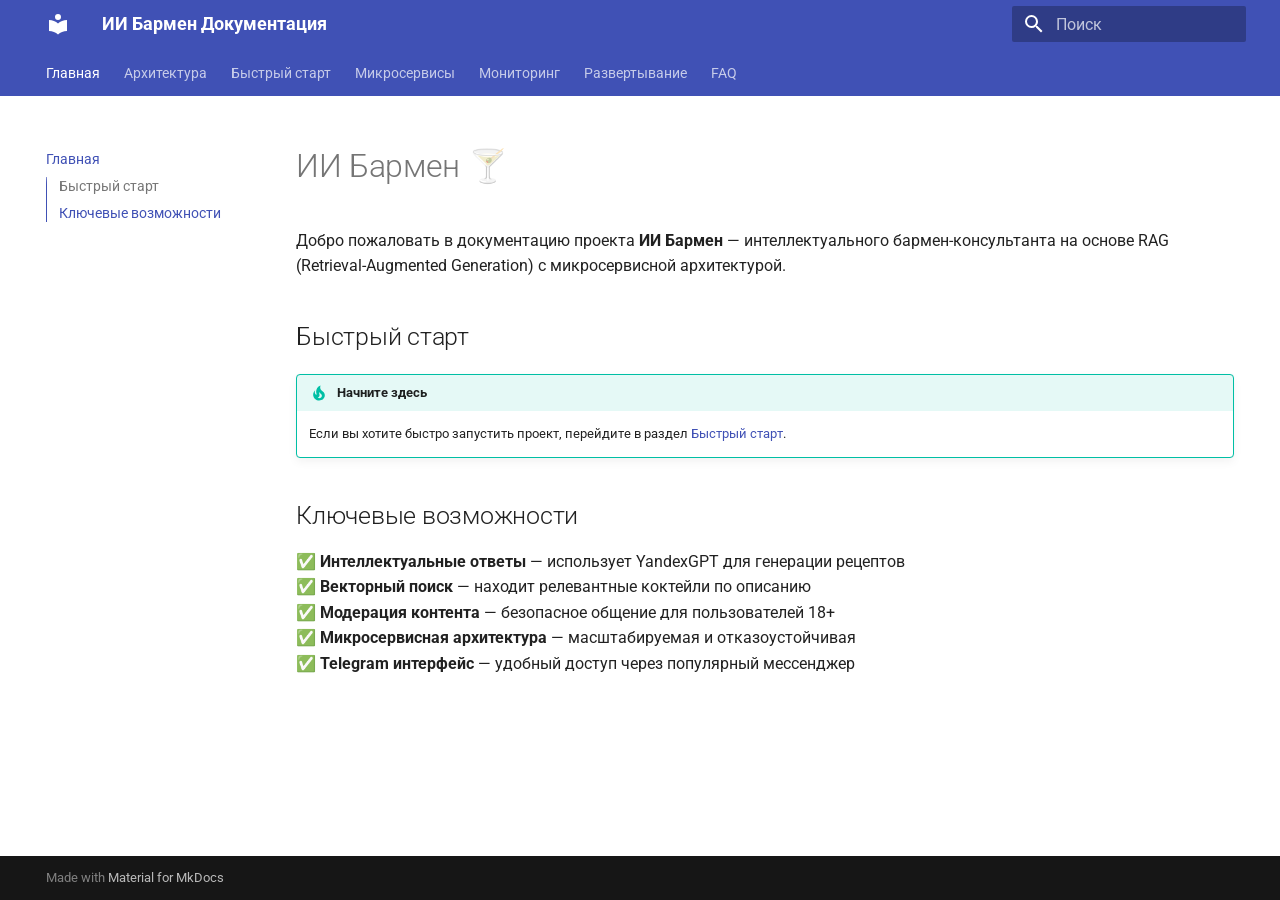
<file: index.html>
<!DOCTYPE html><html lang="ru" class="no-js"><head>
    
      <meta charset="utf-8">
      <meta name="viewport" content="width=device-width,initial-scale=1">
      
        <meta name="description" content="Полная документация микросервисной архитектуры ИИ Бармена">
      
      
        <meta name="author" content="Dzhamilia Fatkullina">
      
      
      
      
        <link rel="next" href="architecture/">
      
      
        
      
      
      <link rel="icon" href="assets/images/favicon.png">
      <meta name="generator" content="mkdocs-1.6.1, mkdocs-material-9.7.5">
    
    
      
        <title>ИИ Бармен Документация</title>
      
    
    
      <link rel="stylesheet" href="assets/stylesheets/main.484c7ddc.min.css">
      
        
        <link rel="stylesheet" href="assets/stylesheets/palette.ab4e12ef.min.css">
      
      


    
    
      
    
    
      
        
        
        <link rel="preconnect" href="https://fonts.gstatic.com" crossorigin="">
        <link rel="stylesheet" href="https://fonts.googleapis.com/css?family=Roboto:300,300i,400,400i,700,700i%7CRoboto+Mono:400,400i,700,700i&amp;display=fallback">
        <style>:root{--md-text-font:"Roboto";--md-code-font:"Roboto Mono"}</style>
      
    
    
      <link rel="stylesheet" href="assets/stylesheets/extra.css">
    
    <script>__md_scope=new URL(".",location),__md_hash=e=>[...e].reduce(((e,_)=>(e<<5)-e+_.charCodeAt(0)),0),__md_get=(e,_=localStorage,t=__md_scope)=>JSON.parse(_.getItem(t.pathname+"."+e)),__md_set=(e,_,t=localStorage,a=__md_scope)=>{try{t.setItem(a.pathname+"."+e,JSON.stringify(_))}catch(e){}}</script>
    
      

    
    
  <link href="assets/stylesheets/glightbox.min.css" rel="stylesheet"><script src="assets/javascripts/glightbox.min.js"></script><style id="glightbox-style">
            html.glightbox-open { overflow: initial; height: 100%; }
            .gslide-title { margin-top: 0px; user-select: text; }
            .gslide-desc { color: #666; user-select: text; }
            .gslide-image img { background: white; }
            .gscrollbar-fixer { padding-right: 15px; }
            .gdesc-inner { font-size: 0.75rem; }
            body[data-md-color-scheme="slate"] .gdesc-inner { background: var(--md-default-bg-color); }
            body[data-md-color-scheme="slate"] .gslide-title { color: var(--md-default-fg-color); }
            body[data-md-color-scheme="slate"] .gslide-desc { color: var(--md-default-fg-color); }
        </style></head>
  
  
    
    
    
    
    
    <body dir="ltr" data-md-color-scheme="default" data-md-color-primary="indigo" data-md-color-accent="deep-orange">
  
    
    <input class="md-toggle" data-md-toggle="drawer" type="checkbox" id="__drawer" autocomplete="off">
    <input class="md-toggle" data-md-toggle="search" type="checkbox" id="__search" autocomplete="off">
    <label class="md-overlay" for="__drawer"></label>
    <div data-md-component="skip">
      
        
        <a href="#_1" class="md-skip">
          Перейти к содержанию
        </a>
      
    </div>
    <div data-md-component="announce">
      
    </div>
    
    
      

<header class="md-header" data-md-component="header">
  <nav class="md-header__inner md-grid" aria-label="Верхний колонтитул">
    <a href="." title="ИИ Бармен Документация" class="md-header__button md-logo" aria-label="ИИ Бармен Документация" data-md-component="logo">
      
  
  <svg xmlns="http://www.w3.org/2000/svg" viewBox="0 0 24 24"><path d="M12 8a3 3 0 0 0 3-3 3 3 0 0 0-3-3 3 3 0 0 0-3 3 3 3 0 0 0 3 3m0 3.54C9.64 9.35 6.5 8 3 8v11c3.5 0 6.64 1.35 9 3.54 2.36-2.19 5.5-3.54 9-3.54V8c-3.5 0-6.64 1.35-9 3.54"></path></svg>

    </a>
    <label class="md-header__button md-icon" for="__drawer">
      
      <svg xmlns="http://www.w3.org/2000/svg" viewBox="0 0 24 24"><path d="M3 6h18v2H3zm0 5h18v2H3zm0 5h18v2H3z"></path></svg>
    </label>
    <div class="md-header__title" data-md-component="header-title">
      <div class="md-header__ellipsis">
        <div class="md-header__topic">
          <span class="md-ellipsis">
            ИИ Бармен Документация
          </span>
        </div>
        <div class="md-header__topic" data-md-component="header-topic">
          <span class="md-ellipsis">
            
              Главная
            
          </span>
        </div>
      </div>
    </div>
    
      
    
    
    
    
      
      
        <label class="md-header__button md-icon" for="__search">
          
          <svg xmlns="http://www.w3.org/2000/svg" viewBox="0 0 24 24"><path d="M9.5 3A6.5 6.5 0 0 1 16 9.5c0 1.61-.59 3.09-1.56 4.23l.27.27h.79l5 5-1.5 1.5-5-5v-.79l-.27-.27A6.52 6.52 0 0 1 9.5 16 6.5 6.5 0 0 1 3 9.5 6.5 6.5 0 0 1 9.5 3m0 2C7 5 5 7 5 9.5S7 14 9.5 14 14 12 14 9.5 12 5 9.5 5"></path></svg>
        </label>
        <div class="md-search" data-md-component="search" role="dialog">
  <label class="md-search__overlay" for="__search"></label>
  <div class="md-search__inner" role="search">
    <form class="md-search__form" name="search">
      <input type="text" class="md-search__input" name="query" aria-label="Поиск" placeholder="Поиск" autocapitalize="off" autocorrect="off" autocomplete="off" spellcheck="false" data-md-component="search-query" required="">
      <label class="md-search__icon md-icon" for="__search">
        
        <svg xmlns="http://www.w3.org/2000/svg" viewBox="0 0 24 24"><path d="M9.5 3A6.5 6.5 0 0 1 16 9.5c0 1.61-.59 3.09-1.56 4.23l.27.27h.79l5 5-1.5 1.5-5-5v-.79l-.27-.27A6.52 6.52 0 0 1 9.5 16 6.5 6.5 0 0 1 3 9.5 6.5 6.5 0 0 1 9.5 3m0 2C7 5 5 7 5 9.5S7 14 9.5 14 14 12 14 9.5 12 5 9.5 5"></path></svg>
        
        <svg xmlns="http://www.w3.org/2000/svg" viewBox="0 0 24 24"><path d="M20 11v2H8l5.5 5.5-1.42 1.42L4.16 12l7.92-7.92L13.5 5.5 8 11z"></path></svg>
      </label>
      <nav class="md-search__options" aria-label="Поиск">
        
        <button type="reset" class="md-search__icon md-icon" title="Очистить" aria-label="Очистить" tabindex="-1">
          
          <svg xmlns="http://www.w3.org/2000/svg" viewBox="0 0 24 24"><path d="M19 6.41 17.59 5 12 10.59 6.41 5 5 6.41 10.59 12 5 17.59 6.41 19 12 13.41 17.59 19 19 17.59 13.41 12z"></path></svg>
        </button>
      </nav>
      
        <div class="md-search__suggest" data-md-component="search-suggest"></div>
      
    </form>
    <div class="md-search__output">
      <div class="md-search__scrollwrap" tabindex="0" data-md-scrollfix="">
        <div class="md-search-result" data-md-component="search-result">
          <div class="md-search-result__meta">
            Инициализация поиска
          </div>
          <ol class="md-search-result__list" role="presentation"></ol>
        </div>
      </div>
    </div>
  </div>
</div>
      
    
    
  </nav>
  
</header>
    
    <div class="md-container" data-md-component="container">
      
      
        
          
            
<nav class="md-tabs" aria-label="Вкладки" data-md-component="tabs">
  <div class="md-grid">
    <ul class="md-tabs__list">
      
        
  
  
  
    
  
  
    <li class="md-tabs__item md-tabs__item--active">
      <a href="." class="md-tabs__link">
        
  
  
    
  
  Главная

      </a>
    </li>
  

      
        
  
  
  
  
    <li class="md-tabs__item">
      <a href="architecture/" class="md-tabs__link">
        
  
  
    
  
  Архитектура

      </a>
    </li>
  

      
        
  
  
  
  
    <li class="md-tabs__item">
      <a href="quickstart/" class="md-tabs__link">
        
  
  
    
  
  Быстрый старт

      </a>
    </li>
  

      
        
  
  
  
  
    
    
      <li class="md-tabs__item">
        <a href="services/gateway/" class="md-tabs__link">
          
  
  
  Микросервисы

        </a>
      </li>
    
  

      
        
  
  
  
  
    <li class="md-tabs__item">
      <a href="monitoring/" class="md-tabs__link">
        
  
  
    
  
  Мониторинг

      </a>
    </li>
  

      
        
  
  
  
  
    
    
      <li class="md-tabs__item">
        <a href="deployment/local/" class="md-tabs__link">
          
  
  
  Развертывание

        </a>
      </li>
    
  

      
        
  
  
  
  
    <li class="md-tabs__item">
      <a href="faq/" class="md-tabs__link">
        
  
  
    
  
  FAQ

      </a>
    </li>
  

      
    </ul>
  </div>
</nav>
          
        
      
      <main class="md-main" data-md-component="main">
        <div class="md-main__inner md-grid">
          
            
              
              <div class="md-sidebar md-sidebar--primary" data-md-component="sidebar" data-md-type="navigation">
                <div class="md-sidebar__scrollwrap">
                  <div class="md-sidebar__inner">
                    


  


  

<nav class="md-nav md-nav--primary md-nav--lifted md-nav--integrated" aria-label="Навигация" data-md-level="0">
  <label class="md-nav__title" for="__drawer">
    <a href="." title="ИИ Бармен Документация" class="md-nav__button md-logo" aria-label="ИИ Бармен Документация" data-md-component="logo">
      
  
  <svg xmlns="http://www.w3.org/2000/svg" viewBox="0 0 24 24"><path d="M12 8a3 3 0 0 0 3-3 3 3 0 0 0-3-3 3 3 0 0 0-3 3 3 3 0 0 0 3 3m0 3.54C9.64 9.35 6.5 8 3 8v11c3.5 0 6.64 1.35 9 3.54 2.36-2.19 5.5-3.54 9-3.54V8c-3.5 0-6.64 1.35-9 3.54"></path></svg>

    </a>
    ИИ Бармен Документация
  </label>
  
  <ul class="md-nav__list" data-md-scrollfix="">
    
      
      
  
  
    
  
  
  
    <li class="md-nav__item md-nav__item--active">
      
      <input class="md-nav__toggle md-toggle" type="checkbox" id="__toc">
      
      
        
      
      
        <label class="md-nav__link md-nav__link--active" for="__toc">
          
  
  
  <span class="md-ellipsis">
    
  
    Главная
  

    
  </span>
  
  

          <span class="md-nav__icon md-icon"></span>
        </label>
      
      <a href="." class="md-nav__link md-nav__link--active">
        
  
  
  <span class="md-ellipsis">
    
  
    Главная
  

    
  </span>
  
  

      </a>
      
        

<nav class="md-nav md-nav--secondary" aria-label="Содержание">
  
  
  
    
  
  
    <label class="md-nav__title" for="__toc">
      <span class="md-nav__icon md-icon"></span>
      Содержание
    </label>
    <ul class="md-nav__list" data-md-component="toc" data-md-scrollfix="">
      
        <li class="md-nav__item">
  <a href="#_2" class="md-nav__link">
    <span class="md-ellipsis">
      
        Быстрый старт
      
    </span>
  </a>
  
</li>
      
        <li class="md-nav__item">
  <a href="#_3" class="md-nav__link">
    <span class="md-ellipsis">
      
        Ключевые возможности
      
    </span>
  </a>
  
</li>
      
    </ul>
  
</nav>
      
    </li>
  

    
      
      
  
  
  
  
    <li class="md-nav__item">
      <a href="architecture/" class="md-nav__link">
        
  
  
  <span class="md-ellipsis">
    
  
    Архитектура
  

    
  </span>
  
  

      </a>
    </li>
  

    
      
      
  
  
  
  
    <li class="md-nav__item">
      <a href="quickstart/" class="md-nav__link">
        
  
  
  <span class="md-ellipsis">
    
  
    Быстрый старт
  

    
  </span>
  
  

      </a>
    </li>
  

    
      
      
  
  
  
  
    
    
    
    
      
      
        
      
    
    
    <li class="md-nav__item md-nav__item--nested">
      
        
        
        <input class="md-nav__toggle md-toggle " type="checkbox" id="__nav_4">
        
          
          <label class="md-nav__link" for="__nav_4" id="__nav_4_label" tabindex="0">
            
  
  
  <span class="md-ellipsis">
    
  
    Микросервисы
  

    
  </span>
  
  

            <span class="md-nav__icon md-icon"></span>
          </label>
        
        <nav class="md-nav" data-md-level="1" aria-labelledby="__nav_4_label" aria-expanded="false">
          <label class="md-nav__title" for="__nav_4">
            <span class="md-nav__icon md-icon"></span>
            
  
    Микросервисы
  

          </label>
          <ul class="md-nav__list" data-md-scrollfix="">
            
              
                
  
  
  
  
    <li class="md-nav__item">
      <a href="services/gateway/" class="md-nav__link">
        
  
  
  <span class="md-ellipsis">
    
  
    Gateway API
  

    
  </span>
  
  

      </a>
    </li>
  

              
            
              
                
  
  
  
  
    <li class="md-nav__item">
      <a href="services/telegram/" class="md-nav__link">
        
  
  
  <span class="md-ellipsis">
    
  
    Telegram Bot
  

    
  </span>
  
  

      </a>
    </li>
  

              
            
              
                
  
  
  
  
    <li class="md-nav__item">
      <a href="services/rag/" class="md-nav__link">
        
  
  
  <span class="md-ellipsis">
    
  
    RAG Service
  

    
  </span>
  
  

      </a>
    </li>
  

              
            
              
                
  
  
  
  
    <li class="md-nav__item">
      <a href="services/validation/" class="md-nav__link">
        
  
  
  <span class="md-ellipsis">
    
  
    Validation Service
  

    
  </span>
  
  

      </a>
    </li>
  

              
            
              
                
  
  
  
  
    <li class="md-nav__item">
      <a href="services/yandex/" class="md-nav__link">
        
  
  
  <span class="md-ellipsis">
    
  
    Yandex API
  

    
  </span>
  
  

      </a>
    </li>
  

              
            
              
                
  
  
  
  
    <li class="md-nav__item">
      <a href="services/logging/" class="md-nav__link">
        
  
  
  <span class="md-ellipsis">
    
  
    Logging Service
  

    
  </span>
  
  

      </a>
    </li>
  

              
            
              
                
  
  
  
  
    <li class="md-nav__item">
      <a href="services/lockbox/" class="md-nav__link">
        
  
  
  <span class="md-ellipsis">
    
  
    Lockbox Service
  

    
  </span>
  
  

      </a>
    </li>
  

              
            
          </ul>
        </nav>
      
    </li>
  

    
      
      
  
  
  
  
    <li class="md-nav__item">
      <a href="monitoring/" class="md-nav__link">
        
  
  
  <span class="md-ellipsis">
    
  
    Мониторинг
  

    
  </span>
  
  

      </a>
    </li>
  

    
      
      
  
  
  
  
    
    
    
    
      
      
        
      
    
    
    <li class="md-nav__item md-nav__item--nested">
      
        
        
        <input class="md-nav__toggle md-toggle " type="checkbox" id="__nav_6">
        
          
          <label class="md-nav__link" for="__nav_6" id="__nav_6_label" tabindex="0">
            
  
  
  <span class="md-ellipsis">
    
  
    Развертывание
  

    
  </span>
  
  

            <span class="md-nav__icon md-icon"></span>
          </label>
        
        <nav class="md-nav" data-md-level="1" aria-labelledby="__nav_6_label" aria-expanded="false">
          <label class="md-nav__title" for="__nav_6">
            <span class="md-nav__icon md-icon"></span>
            
  
    Развертывание
  

          </label>
          <ul class="md-nav__list" data-md-scrollfix="">
            
              
                
  
  
  
  
    <li class="md-nav__item">
      <a href="deployment/local/" class="md-nav__link">
        
  
  
  <span class="md-ellipsis">
    
  
    Локально
  

    
  </span>
  
  

      </a>
    </li>
  

              
            
              
                
  
  
  
  
    <li class="md-nav__item">
      <a href="deployment/yandex-cloud/" class="md-nav__link">
        
  
  
  <span class="md-ellipsis">
    
  
    Yandex Cloud
  

    
  </span>
  
  

      </a>
    </li>
  

              
            
          </ul>
        </nav>
      
    </li>
  

    
      
      
  
  
  
  
    <li class="md-nav__item">
      <a href="faq/" class="md-nav__link">
        
  
  
  <span class="md-ellipsis">
    
  
    FAQ
  

    
  </span>
  
  

      </a>
    </li>
  

    
  </ul>
</nav>
                  </div>
                </div>
              </div>
            
            
          
          
            <div class="md-content" data-md-component="content">
              
              <article class="md-content__inner md-typeset">
                
                  



<h1 id="_1">ИИ Бармен 🍸</h1>
<p>Добро пожаловать в документацию проекта <strong>ИИ Бармен</strong> — интеллектуального бармен-консультанта на основе RAG (Retrieval-Augmented Generation) с микросервисной архитектурой.</p>
<h2 id="_2">Быстрый старт</h2>
<div class="admonition tip">
<p class="admonition-title">Начните здесь</p>
<p>Если вы хотите быстро запустить проект, перейдите в раздел <a href="quickstart/">Быстрый старт</a>.</p>
</div>
<h2 id="_3">Ключевые возможности</h2>
<p>✅ <strong>Интеллектуальные ответы</strong> — использует YandexGPT для генерации рецептов<br>
✅ <strong>Векторный поиск</strong> — находит релевантные коктейли по описанию<br>
✅ <strong>Модерация контента</strong> — безопасное общение для пользователей 18+<br>
✅ <strong>Микросервисная архитектура</strong> — масштабируемая и отказоустойчивая<br>
✅ <strong>Telegram интерфейс</strong> — удобный доступ через популярный мессенджер  </p>












                
              </article>
            </div>
          
          
  <script>var tabs=__md_get("__tabs");if(Array.isArray(tabs))e:for(var set of document.querySelectorAll(".tabbed-set")){var labels=set.querySelector(".tabbed-labels");for(var tab of tabs)for(var label of labels.getElementsByTagName("label"))if(label.innerText.trim()===tab){var input=document.getElementById(label.htmlFor);input.checked=!0;continue e}}</script>

<script>var target=document.getElementById(location.hash.slice(1));target&&target.name&&(target.checked=target.name.startsWith("__tabbed_"))</script>
        </div>
        
      </main>
      
        <footer class="md-footer">
  
  <div class="md-footer-meta md-typeset">
    <div class="md-footer-meta__inner md-grid">
      <div class="md-copyright">
  
  
    Made with
    <a href="https://squidfunk.github.io/mkdocs-material/" target="_blank" rel="noopener">
      Material for MkDocs
    </a>
  
</div>
      
    </div>
  </div>
</footer>
      
    </div>
    <div class="md-dialog" data-md-component="dialog">
      <div class="md-dialog__inner md-typeset"></div>
    </div>
    
    
    
      
      
      <script id="__config" type="application/json">{"annotate": null, "base": ".", "features": ["navigation.tabs", "navigation.sections", "toc.integrate", "search.suggest", "search.highlight", "content.tabs.link", "content.code.annotate"], "search": "assets/javascripts/workers/search.2c215733.min.js", "tags": null, "translations": {"clipboard.copied": "\u0421\u043a\u043e\u043f\u0438\u0440\u043e\u0432\u0430\u043d\u043e \u0432 \u0431\u0443\u0444\u0435\u0440", "clipboard.copy": "\u041a\u043e\u043f\u0438\u0440\u043e\u0432\u0430\u0442\u044c \u0432 \u0431\u0443\u0444\u0435\u0440", "search.result.more.one": "\u0415\u0449\u0451 1 \u043d\u0430 \u044d\u0442\u043e\u0439 \u0441\u0442\u0440\u0430\u043d\u0438\u0446\u0435", "search.result.more.other": "\u0415\u0449\u0451 # \u043d\u0430 \u044d\u0442\u043e\u0439 \u0441\u0442\u0440\u0430\u043d\u0438\u0446\u0435", "search.result.none": "\u0421\u043e\u0432\u043f\u0430\u0434\u0435\u043d\u0438\u0439 \u043d\u0435 \u043d\u0430\u0439\u0434\u0435\u043d\u043e", "search.result.one": "\u041d\u0430\u0439\u0434\u0435\u043d\u043e 1 \u0441\u043e\u0432\u043f\u0430\u0434\u0435\u043d\u0438\u0435", "search.result.other": "\u041d\u0430\u0439\u0434\u0435\u043d\u043e \u0441\u043e\u0432\u043f\u0430\u0434\u0435\u043d\u0438\u0439: #", "search.result.placeholder": "\u041d\u0430\u0447\u043d\u0438\u0442\u0435 \u043f\u0435\u0447\u0430\u0442\u0430\u0442\u044c \u0434\u043b\u044f \u043f\u043e\u0438\u0441\u043a\u0430", "search.result.term.missing": "\u041e\u0442\u0441\u0443\u0442\u0441\u0442\u0432\u0443\u0435\u0442", "select.version": "\u0412\u044b\u0431\u0435\u0440\u0438\u0442\u0435 \u0432\u0435\u0440\u0441\u0438\u044e"}, "version": null}</script>
    
    
      <script src="assets/javascripts/bundle.79ae519e.min.js"></script>
      
    
  
<script id="init-glightbox">const lightbox = GLightbox({"touchNavigation": true, "loop": false, "zoomable": true, "draggable": true, "openEffect": "zoom", "closeEffect": "zoom", "slideEffect": "slide"});
document$.subscribe(()=>{ lightbox.reload(); });
</script></body></html>
</file>
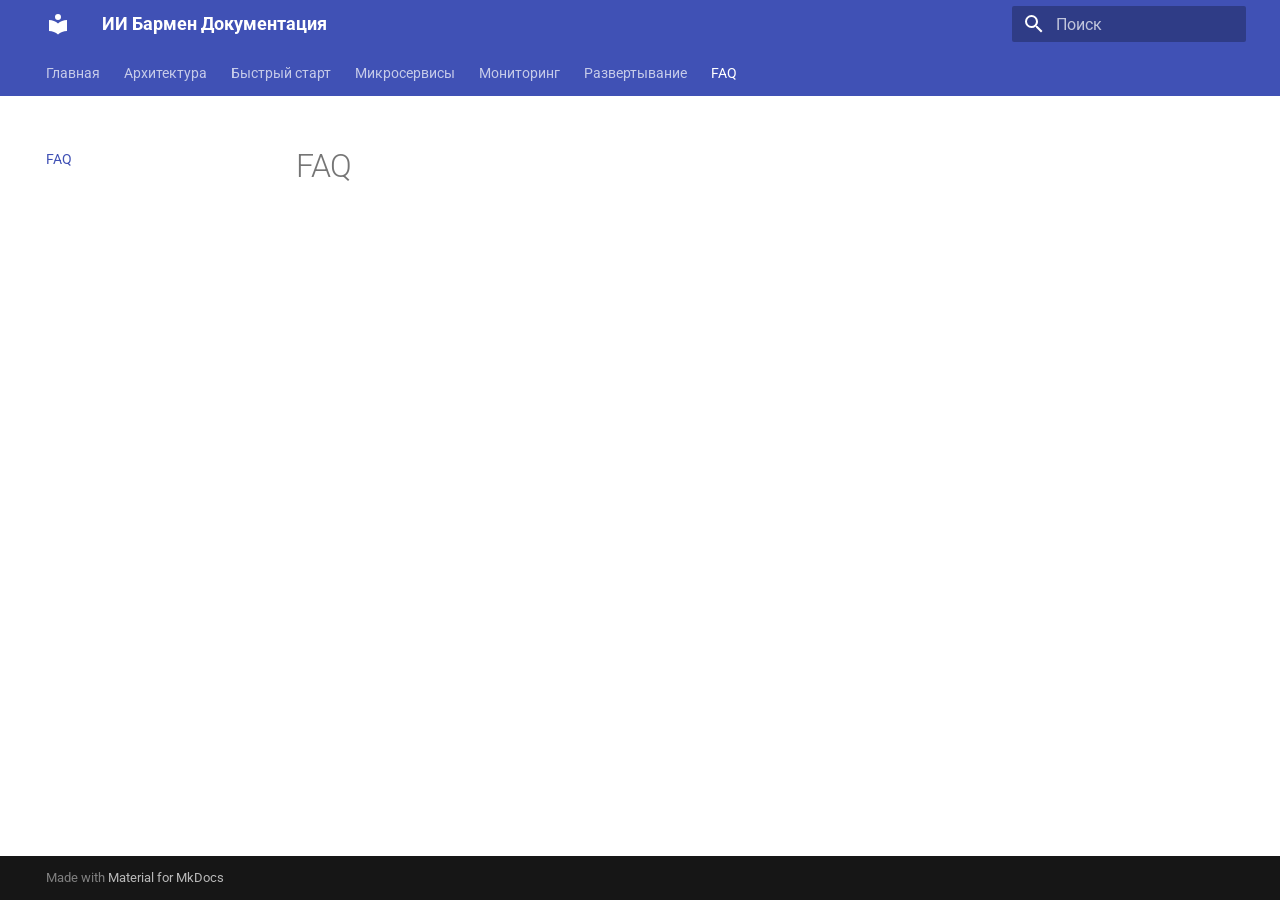
<file: faq/index.html>
<!DOCTYPE html><html lang="ru" class="no-js"><head>
    
      <meta charset="utf-8">
      <meta name="viewport" content="width=device-width,initial-scale=1">
      
        <meta name="description" content="Полная документация микросервисной архитектуры ИИ Бармена">
      
      
        <meta name="author" content="Dzhamilia Fatkullina">
      
      
      
        <link rel="prev" href="../deployment/yandex-cloud/">
      
      
      
        
      
      
      <link rel="icon" href="../assets/images/favicon.png">
      <meta name="generator" content="mkdocs-1.6.1, mkdocs-material-9.7.5">
    
    
      
        <title>FAQ - ИИ Бармен Документация</title>
      
    
    
      <link rel="stylesheet" href="../assets/stylesheets/main.484c7ddc.min.css">
      
        
        <link rel="stylesheet" href="../assets/stylesheets/palette.ab4e12ef.min.css">
      
      


    
    
      
    
    
      
        
        
        <link rel="preconnect" href="https://fonts.gstatic.com" crossorigin="">
        <link rel="stylesheet" href="https://fonts.googleapis.com/css?family=Roboto:300,300i,400,400i,700,700i%7CRoboto+Mono:400,400i,700,700i&amp;display=fallback">
        <style>:root{--md-text-font:"Roboto";--md-code-font:"Roboto Mono"}</style>
      
    
    
      <link rel="stylesheet" href="../assets/stylesheets/extra.css">
    
    <script>__md_scope=new URL("..",location),__md_hash=e=>[...e].reduce(((e,_)=>(e<<5)-e+_.charCodeAt(0)),0),__md_get=(e,_=localStorage,t=__md_scope)=>JSON.parse(_.getItem(t.pathname+"."+e)),__md_set=(e,_,t=localStorage,a=__md_scope)=>{try{t.setItem(a.pathname+"."+e,JSON.stringify(_))}catch(e){}}</script>
    
      

    
    
  <link href="../assets/stylesheets/glightbox.min.css" rel="stylesheet"><script src="../assets/javascripts/glightbox.min.js"></script><style id="glightbox-style">
            html.glightbox-open { overflow: initial; height: 100%; }
            .gslide-title { margin-top: 0px; user-select: text; }
            .gslide-desc { color: #666; user-select: text; }
            .gslide-image img { background: white; }
            .gscrollbar-fixer { padding-right: 15px; }
            .gdesc-inner { font-size: 0.75rem; }
            body[data-md-color-scheme="slate"] .gdesc-inner { background: var(--md-default-bg-color); }
            body[data-md-color-scheme="slate"] .gslide-title { color: var(--md-default-fg-color); }
            body[data-md-color-scheme="slate"] .gslide-desc { color: var(--md-default-fg-color); }
        </style></head>
  
  
    
    
    
    
    
    <body dir="ltr" data-md-color-scheme="default" data-md-color-primary="indigo" data-md-color-accent="deep-orange">
  
    
    <input class="md-toggle" data-md-toggle="drawer" type="checkbox" id="__drawer" autocomplete="off">
    <input class="md-toggle" data-md-toggle="search" type="checkbox" id="__search" autocomplete="off">
    <label class="md-overlay" for="__drawer"></label>
    <div data-md-component="skip">
      
        
        <a href="#faq" class="md-skip">
          Перейти к содержанию
        </a>
      
    </div>
    <div data-md-component="announce">
      
    </div>
    
    
      

<header class="md-header" data-md-component="header">
  <nav class="md-header__inner md-grid" aria-label="Верхний колонтитул">
    <a href=".." title="ИИ Бармен Документация" class="md-header__button md-logo" aria-label="ИИ Бармен Документация" data-md-component="logo">
      
  
  <svg xmlns="http://www.w3.org/2000/svg" viewBox="0 0 24 24"><path d="M12 8a3 3 0 0 0 3-3 3 3 0 0 0-3-3 3 3 0 0 0-3 3 3 3 0 0 0 3 3m0 3.54C9.64 9.35 6.5 8 3 8v11c3.5 0 6.64 1.35 9 3.54 2.36-2.19 5.5-3.54 9-3.54V8c-3.5 0-6.64 1.35-9 3.54"></path></svg>

    </a>
    <label class="md-header__button md-icon" for="__drawer">
      
      <svg xmlns="http://www.w3.org/2000/svg" viewBox="0 0 24 24"><path d="M3 6h18v2H3zm0 5h18v2H3zm0 5h18v2H3z"></path></svg>
    </label>
    <div class="md-header__title" data-md-component="header-title">
      <div class="md-header__ellipsis">
        <div class="md-header__topic">
          <span class="md-ellipsis">
            ИИ Бармен Документация
          </span>
        </div>
        <div class="md-header__topic" data-md-component="header-topic">
          <span class="md-ellipsis">
            
              FAQ
            
          </span>
        </div>
      </div>
    </div>
    
      
    
    
    
    
      
      
        <label class="md-header__button md-icon" for="__search">
          
          <svg xmlns="http://www.w3.org/2000/svg" viewBox="0 0 24 24"><path d="M9.5 3A6.5 6.5 0 0 1 16 9.5c0 1.61-.59 3.09-1.56 4.23l.27.27h.79l5 5-1.5 1.5-5-5v-.79l-.27-.27A6.52 6.52 0 0 1 9.5 16 6.5 6.5 0 0 1 3 9.5 6.5 6.5 0 0 1 9.5 3m0 2C7 5 5 7 5 9.5S7 14 9.5 14 14 12 14 9.5 12 5 9.5 5"></path></svg>
        </label>
        <div class="md-search" data-md-component="search" role="dialog">
  <label class="md-search__overlay" for="__search"></label>
  <div class="md-search__inner" role="search">
    <form class="md-search__form" name="search">
      <input type="text" class="md-search__input" name="query" aria-label="Поиск" placeholder="Поиск" autocapitalize="off" autocorrect="off" autocomplete="off" spellcheck="false" data-md-component="search-query" required="">
      <label class="md-search__icon md-icon" for="__search">
        
        <svg xmlns="http://www.w3.org/2000/svg" viewBox="0 0 24 24"><path d="M9.5 3A6.5 6.5 0 0 1 16 9.5c0 1.61-.59 3.09-1.56 4.23l.27.27h.79l5 5-1.5 1.5-5-5v-.79l-.27-.27A6.52 6.52 0 0 1 9.5 16 6.5 6.5 0 0 1 3 9.5 6.5 6.5 0 0 1 9.5 3m0 2C7 5 5 7 5 9.5S7 14 9.5 14 14 12 14 9.5 12 5 9.5 5"></path></svg>
        
        <svg xmlns="http://www.w3.org/2000/svg" viewBox="0 0 24 24"><path d="M20 11v2H8l5.5 5.5-1.42 1.42L4.16 12l7.92-7.92L13.5 5.5 8 11z"></path></svg>
      </label>
      <nav class="md-search__options" aria-label="Поиск">
        
        <button type="reset" class="md-search__icon md-icon" title="Очистить" aria-label="Очистить" tabindex="-1">
          
          <svg xmlns="http://www.w3.org/2000/svg" viewBox="0 0 24 24"><path d="M19 6.41 17.59 5 12 10.59 6.41 5 5 6.41 10.59 12 5 17.59 6.41 19 12 13.41 17.59 19 19 17.59 13.41 12z"></path></svg>
        </button>
      </nav>
      
        <div class="md-search__suggest" data-md-component="search-suggest"></div>
      
    </form>
    <div class="md-search__output">
      <div class="md-search__scrollwrap" tabindex="0" data-md-scrollfix="">
        <div class="md-search-result" data-md-component="search-result">
          <div class="md-search-result__meta">
            Инициализация поиска
          </div>
          <ol class="md-search-result__list" role="presentation"></ol>
        </div>
      </div>
    </div>
  </div>
</div>
      
    
    
  </nav>
  
</header>
    
    <div class="md-container" data-md-component="container">
      
      
        
          
            
<nav class="md-tabs" aria-label="Вкладки" data-md-component="tabs">
  <div class="md-grid">
    <ul class="md-tabs__list">
      
        
  
  
  
  
    <li class="md-tabs__item">
      <a href=".." class="md-tabs__link">
        
  
  
    
  
  Главная

      </a>
    </li>
  

      
        
  
  
  
  
    <li class="md-tabs__item">
      <a href="../architecture/" class="md-tabs__link">
        
  
  
    
  
  Архитектура

      </a>
    </li>
  

      
        
  
  
  
  
    <li class="md-tabs__item">
      <a href="../quickstart/" class="md-tabs__link">
        
  
  
    
  
  Быстрый старт

      </a>
    </li>
  

      
        
  
  
  
  
    
    
      <li class="md-tabs__item">
        <a href="../services/gateway/" class="md-tabs__link">
          
  
  
  Микросервисы

        </a>
      </li>
    
  

      
        
  
  
  
  
    <li class="md-tabs__item">
      <a href="../monitoring/" class="md-tabs__link">
        
  
  
    
  
  Мониторинг

      </a>
    </li>
  

      
        
  
  
  
  
    
    
      <li class="md-tabs__item">
        <a href="../deployment/local/" class="md-tabs__link">
          
  
  
  Развертывание

        </a>
      </li>
    
  

      
        
  
  
  
    
  
  
    <li class="md-tabs__item md-tabs__item--active">
      <a href="./" class="md-tabs__link">
        
  
  
    
  
  FAQ

      </a>
    </li>
  

      
    </ul>
  </div>
</nav>
          
        
      
      <main class="md-main" data-md-component="main">
        <div class="md-main__inner md-grid">
          
            
              
              <div class="md-sidebar md-sidebar--primary" data-md-component="sidebar" data-md-type="navigation">
                <div class="md-sidebar__scrollwrap">
                  <div class="md-sidebar__inner">
                    


  


  

<nav class="md-nav md-nav--primary md-nav--lifted md-nav--integrated" aria-label="Навигация" data-md-level="0">
  <label class="md-nav__title" for="__drawer">
    <a href=".." title="ИИ Бармен Документация" class="md-nav__button md-logo" aria-label="ИИ Бармен Документация" data-md-component="logo">
      
  
  <svg xmlns="http://www.w3.org/2000/svg" viewBox="0 0 24 24"><path d="M12 8a3 3 0 0 0 3-3 3 3 0 0 0-3-3 3 3 0 0 0-3 3 3 3 0 0 0 3 3m0 3.54C9.64 9.35 6.5 8 3 8v11c3.5 0 6.64 1.35 9 3.54 2.36-2.19 5.5-3.54 9-3.54V8c-3.5 0-6.64 1.35-9 3.54"></path></svg>

    </a>
    ИИ Бармен Документация
  </label>
  
  <ul class="md-nav__list" data-md-scrollfix="">
    
      
      
  
  
  
  
    <li class="md-nav__item">
      <a href=".." class="md-nav__link">
        
  
  
  <span class="md-ellipsis">
    
  
    Главная
  

    
  </span>
  
  

      </a>
    </li>
  

    
      
      
  
  
  
  
    <li class="md-nav__item">
      <a href="../architecture/" class="md-nav__link">
        
  
  
  <span class="md-ellipsis">
    
  
    Архитектура
  

    
  </span>
  
  

      </a>
    </li>
  

    
      
      
  
  
  
  
    <li class="md-nav__item">
      <a href="../quickstart/" class="md-nav__link">
        
  
  
  <span class="md-ellipsis">
    
  
    Быстрый старт
  

    
  </span>
  
  

      </a>
    </li>
  

    
      
      
  
  
  
  
    
    
    
    
      
      
        
      
    
    
    <li class="md-nav__item md-nav__item--nested">
      
        
        
        <input class="md-nav__toggle md-toggle " type="checkbox" id="__nav_4">
        
          
          <label class="md-nav__link" for="__nav_4" id="__nav_4_label" tabindex="0">
            
  
  
  <span class="md-ellipsis">
    
  
    Микросервисы
  

    
  </span>
  
  

            <span class="md-nav__icon md-icon"></span>
          </label>
        
        <nav class="md-nav" data-md-level="1" aria-labelledby="__nav_4_label" aria-expanded="false">
          <label class="md-nav__title" for="__nav_4">
            <span class="md-nav__icon md-icon"></span>
            
  
    Микросервисы
  

          </label>
          <ul class="md-nav__list" data-md-scrollfix="">
            
              
                
  
  
  
  
    <li class="md-nav__item">
      <a href="../services/gateway/" class="md-nav__link">
        
  
  
  <span class="md-ellipsis">
    
  
    Gateway API
  

    
  </span>
  
  

      </a>
    </li>
  

              
            
              
                
  
  
  
  
    <li class="md-nav__item">
      <a href="../services/telegram/" class="md-nav__link">
        
  
  
  <span class="md-ellipsis">
    
  
    Telegram Bot
  

    
  </span>
  
  

      </a>
    </li>
  

              
            
              
                
  
  
  
  
    <li class="md-nav__item">
      <a href="../services/rag/" class="md-nav__link">
        
  
  
  <span class="md-ellipsis">
    
  
    RAG Service
  

    
  </span>
  
  

      </a>
    </li>
  

              
            
              
                
  
  
  
  
    <li class="md-nav__item">
      <a href="../services/validation/" class="md-nav__link">
        
  
  
  <span class="md-ellipsis">
    
  
    Validation Service
  

    
  </span>
  
  

      </a>
    </li>
  

              
            
              
                
  
  
  
  
    <li class="md-nav__item">
      <a href="../services/yandex/" class="md-nav__link">
        
  
  
  <span class="md-ellipsis">
    
  
    Yandex API
  

    
  </span>
  
  

      </a>
    </li>
  

              
            
              
                
  
  
  
  
    <li class="md-nav__item">
      <a href="../services/logging/" class="md-nav__link">
        
  
  
  <span class="md-ellipsis">
    
  
    Logging Service
  

    
  </span>
  
  

      </a>
    </li>
  

              
            
              
                
  
  
  
  
    <li class="md-nav__item">
      <a href="../services/lockbox/" class="md-nav__link">
        
  
  
  <span class="md-ellipsis">
    
  
    Lockbox Service
  

    
  </span>
  
  

      </a>
    </li>
  

              
            
          </ul>
        </nav>
      
    </li>
  

    
      
      
  
  
  
  
    <li class="md-nav__item">
      <a href="../monitoring/" class="md-nav__link">
        
  
  
  <span class="md-ellipsis">
    
  
    Мониторинг
  

    
  </span>
  
  

      </a>
    </li>
  

    
      
      
  
  
  
  
    
    
    
    
      
      
        
      
    
    
    <li class="md-nav__item md-nav__item--nested">
      
        
        
        <input class="md-nav__toggle md-toggle " type="checkbox" id="__nav_6">
        
          
          <label class="md-nav__link" for="__nav_6" id="__nav_6_label" tabindex="0">
            
  
  
  <span class="md-ellipsis">
    
  
    Развертывание
  

    
  </span>
  
  

            <span class="md-nav__icon md-icon"></span>
          </label>
        
        <nav class="md-nav" data-md-level="1" aria-labelledby="__nav_6_label" aria-expanded="false">
          <label class="md-nav__title" for="__nav_6">
            <span class="md-nav__icon md-icon"></span>
            
  
    Развертывание
  

          </label>
          <ul class="md-nav__list" data-md-scrollfix="">
            
              
                
  
  
  
  
    <li class="md-nav__item">
      <a href="../deployment/local/" class="md-nav__link">
        
  
  
  <span class="md-ellipsis">
    
  
    Локально
  

    
  </span>
  
  

      </a>
    </li>
  

              
            
              
                
  
  
  
  
    <li class="md-nav__item">
      <a href="../deployment/yandex-cloud/" class="md-nav__link">
        
  
  
  <span class="md-ellipsis">
    
  
    Yandex Cloud
  

    
  </span>
  
  

      </a>
    </li>
  

              
            
          </ul>
        </nav>
      
    </li>
  

    
      
      
  
  
    
  
  
  
    <li class="md-nav__item md-nav__item--active">
      
      <input class="md-nav__toggle md-toggle" type="checkbox" id="__toc">
      
      
        
      
      
      <a href="./" class="md-nav__link md-nav__link--active">
        
  
  
  <span class="md-ellipsis">
    
  
    FAQ
  

    
  </span>
  
  

      </a>
      
    </li>
  

    
  </ul>
</nav>
                  </div>
                </div>
              </div>
            
            
          
          
            <div class="md-content" data-md-component="content">
              
              <article class="md-content__inner md-typeset">
                
                  



<h1 id="faq">FAQ</h1>












                
              </article>
            </div>
          
          
  <script>var tabs=__md_get("__tabs");if(Array.isArray(tabs))e:for(var set of document.querySelectorAll(".tabbed-set")){var labels=set.querySelector(".tabbed-labels");for(var tab of tabs)for(var label of labels.getElementsByTagName("label"))if(label.innerText.trim()===tab){var input=document.getElementById(label.htmlFor);input.checked=!0;continue e}}</script>

<script>var target=document.getElementById(location.hash.slice(1));target&&target.name&&(target.checked=target.name.startsWith("__tabbed_"))</script>
        </div>
        
      </main>
      
        <footer class="md-footer">
  
  <div class="md-footer-meta md-typeset">
    <div class="md-footer-meta__inner md-grid">
      <div class="md-copyright">
  
  
    Made with
    <a href="https://squidfunk.github.io/mkdocs-material/" target="_blank" rel="noopener">
      Material for MkDocs
    </a>
  
</div>
      
    </div>
  </div>
</footer>
      
    </div>
    <div class="md-dialog" data-md-component="dialog">
      <div class="md-dialog__inner md-typeset"></div>
    </div>
    
    
    
      
      
      <script id="__config" type="application/json">{"annotate": null, "base": "..", "features": ["navigation.tabs", "navigation.sections", "toc.integrate", "search.suggest", "search.highlight", "content.tabs.link", "content.code.annotate"], "search": "../assets/javascripts/workers/search.2c215733.min.js", "tags": null, "translations": {"clipboard.copied": "\u0421\u043a\u043e\u043f\u0438\u0440\u043e\u0432\u0430\u043d\u043e \u0432 \u0431\u0443\u0444\u0435\u0440", "clipboard.copy": "\u041a\u043e\u043f\u0438\u0440\u043e\u0432\u0430\u0442\u044c \u0432 \u0431\u0443\u0444\u0435\u0440", "search.result.more.one": "\u0415\u0449\u0451 1 \u043d\u0430 \u044d\u0442\u043e\u0439 \u0441\u0442\u0440\u0430\u043d\u0438\u0446\u0435", "search.result.more.other": "\u0415\u0449\u0451 # \u043d\u0430 \u044d\u0442\u043e\u0439 \u0441\u0442\u0440\u0430\u043d\u0438\u0446\u0435", "search.result.none": "\u0421\u043e\u0432\u043f\u0430\u0434\u0435\u043d\u0438\u0439 \u043d\u0435 \u043d\u0430\u0439\u0434\u0435\u043d\u043e", "search.result.one": "\u041d\u0430\u0439\u0434\u0435\u043d\u043e 1 \u0441\u043e\u0432\u043f\u0430\u0434\u0435\u043d\u0438\u0435", "search.result.other": "\u041d\u0430\u0439\u0434\u0435\u043d\u043e \u0441\u043e\u0432\u043f\u0430\u0434\u0435\u043d\u0438\u0439: #", "search.result.placeholder": "\u041d\u0430\u0447\u043d\u0438\u0442\u0435 \u043f\u0435\u0447\u0430\u0442\u0430\u0442\u044c \u0434\u043b\u044f \u043f\u043e\u0438\u0441\u043a\u0430", "search.result.term.missing": "\u041e\u0442\u0441\u0443\u0442\u0441\u0442\u0432\u0443\u0435\u0442", "select.version": "\u0412\u044b\u0431\u0435\u0440\u0438\u0442\u0435 \u0432\u0435\u0440\u0441\u0438\u044e"}, "version": null}</script>
    
    
      <script src="../assets/javascripts/bundle.79ae519e.min.js"></script>
      
    
  
<script id="init-glightbox">const lightbox = GLightbox({"touchNavigation": true, "loop": false, "zoomable": true, "draggable": true, "openEffect": "zoom", "closeEffect": "zoom", "slideEffect": "slide"});
document$.subscribe(()=>{ lightbox.reload(); });
</script></body></html>
</file>
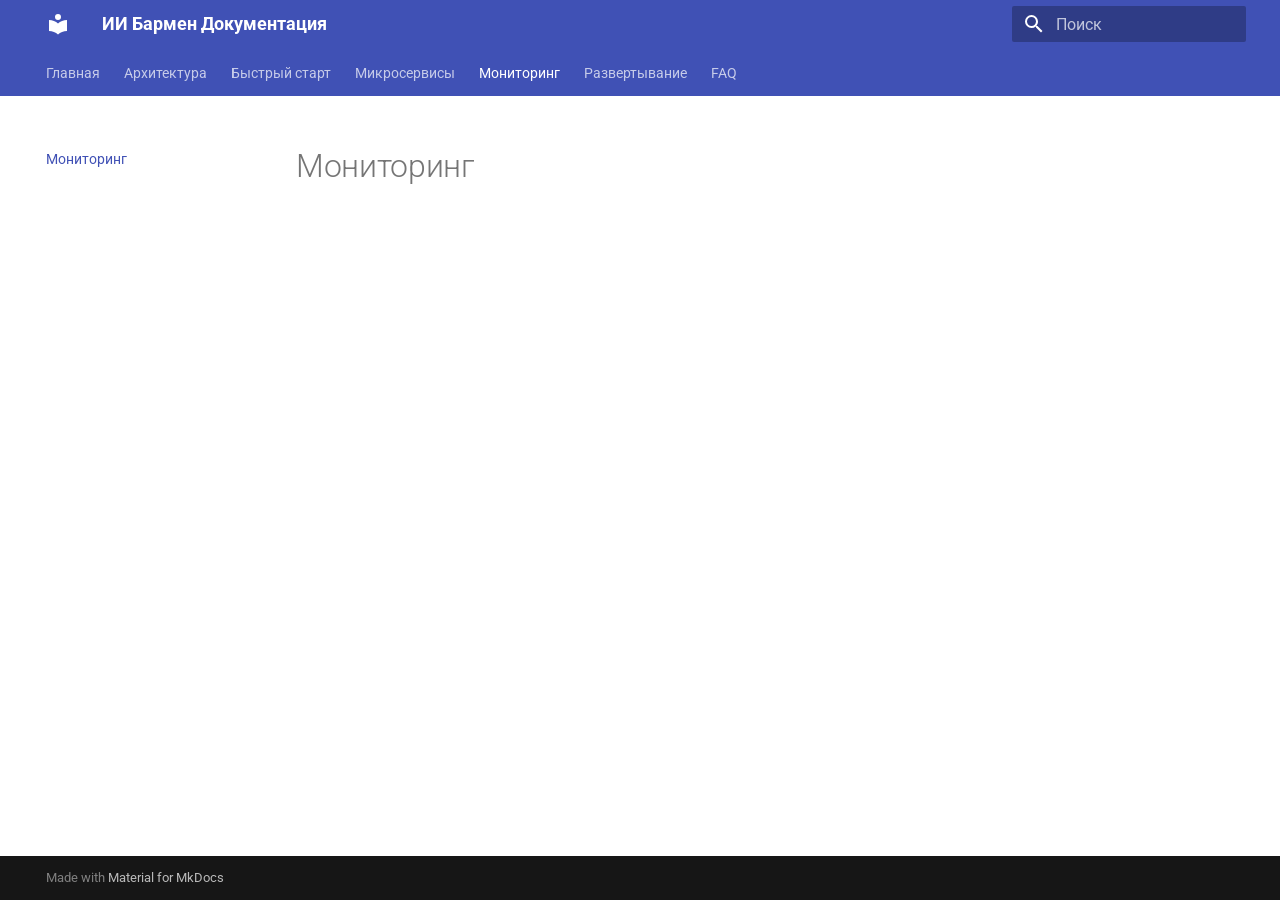
<file: monitoring/index.html>
<!DOCTYPE html><html lang="ru" class="no-js"><head>
    
      <meta charset="utf-8">
      <meta name="viewport" content="width=device-width,initial-scale=1">
      
        <meta name="description" content="Полная документация микросервисной архитектуры ИИ Бармена">
      
      
        <meta name="author" content="Dzhamilia Fatkullina">
      
      
      
        <link rel="prev" href="../services/lockbox/">
      
      
        <link rel="next" href="../deployment/local/">
      
      
        
      
      
      <link rel="icon" href="../assets/images/favicon.png">
      <meta name="generator" content="mkdocs-1.6.1, mkdocs-material-9.7.5">
    
    
      
        <title>Мониторинг - ИИ Бармен Документация</title>
      
    
    
      <link rel="stylesheet" href="../assets/stylesheets/main.484c7ddc.min.css">
      
        
        <link rel="stylesheet" href="../assets/stylesheets/palette.ab4e12ef.min.css">
      
      


    
    
      
    
    
      
        
        
        <link rel="preconnect" href="https://fonts.gstatic.com" crossorigin="">
        <link rel="stylesheet" href="https://fonts.googleapis.com/css?family=Roboto:300,300i,400,400i,700,700i%7CRoboto+Mono:400,400i,700,700i&amp;display=fallback">
        <style>:root{--md-text-font:"Roboto";--md-code-font:"Roboto Mono"}</style>
      
    
    
      <link rel="stylesheet" href="../assets/stylesheets/extra.css">
    
    <script>__md_scope=new URL("..",location),__md_hash=e=>[...e].reduce(((e,_)=>(e<<5)-e+_.charCodeAt(0)),0),__md_get=(e,_=localStorage,t=__md_scope)=>JSON.parse(_.getItem(t.pathname+"."+e)),__md_set=(e,_,t=localStorage,a=__md_scope)=>{try{t.setItem(a.pathname+"."+e,JSON.stringify(_))}catch(e){}}</script>
    
      

    
    
  <link href="../assets/stylesheets/glightbox.min.css" rel="stylesheet"><script src="../assets/javascripts/glightbox.min.js"></script><style id="glightbox-style">
            html.glightbox-open { overflow: initial; height: 100%; }
            .gslide-title { margin-top: 0px; user-select: text; }
            .gslide-desc { color: #666; user-select: text; }
            .gslide-image img { background: white; }
            .gscrollbar-fixer { padding-right: 15px; }
            .gdesc-inner { font-size: 0.75rem; }
            body[data-md-color-scheme="slate"] .gdesc-inner { background: var(--md-default-bg-color); }
            body[data-md-color-scheme="slate"] .gslide-title { color: var(--md-default-fg-color); }
            body[data-md-color-scheme="slate"] .gslide-desc { color: var(--md-default-fg-color); }
        </style></head>
  
  
    
    
    
    
    
    <body dir="ltr" data-md-color-scheme="default" data-md-color-primary="indigo" data-md-color-accent="deep-orange">
  
    
    <input class="md-toggle" data-md-toggle="drawer" type="checkbox" id="__drawer" autocomplete="off">
    <input class="md-toggle" data-md-toggle="search" type="checkbox" id="__search" autocomplete="off">
    <label class="md-overlay" for="__drawer"></label>
    <div data-md-component="skip">
      
        
        <a href="#_1" class="md-skip">
          Перейти к содержанию
        </a>
      
    </div>
    <div data-md-component="announce">
      
    </div>
    
    
      

<header class="md-header" data-md-component="header">
  <nav class="md-header__inner md-grid" aria-label="Верхний колонтитул">
    <a href=".." title="ИИ Бармен Документация" class="md-header__button md-logo" aria-label="ИИ Бармен Документация" data-md-component="logo">
      
  
  <svg xmlns="http://www.w3.org/2000/svg" viewBox="0 0 24 24"><path d="M12 8a3 3 0 0 0 3-3 3 3 0 0 0-3-3 3 3 0 0 0-3 3 3 3 0 0 0 3 3m0 3.54C9.64 9.35 6.5 8 3 8v11c3.5 0 6.64 1.35 9 3.54 2.36-2.19 5.5-3.54 9-3.54V8c-3.5 0-6.64 1.35-9 3.54"></path></svg>

    </a>
    <label class="md-header__button md-icon" for="__drawer">
      
      <svg xmlns="http://www.w3.org/2000/svg" viewBox="0 0 24 24"><path d="M3 6h18v2H3zm0 5h18v2H3zm0 5h18v2H3z"></path></svg>
    </label>
    <div class="md-header__title" data-md-component="header-title">
      <div class="md-header__ellipsis">
        <div class="md-header__topic">
          <span class="md-ellipsis">
            ИИ Бармен Документация
          </span>
        </div>
        <div class="md-header__topic" data-md-component="header-topic">
          <span class="md-ellipsis">
            
              Мониторинг
            
          </span>
        </div>
      </div>
    </div>
    
      
    
    
    
    
      
      
        <label class="md-header__button md-icon" for="__search">
          
          <svg xmlns="http://www.w3.org/2000/svg" viewBox="0 0 24 24"><path d="M9.5 3A6.5 6.5 0 0 1 16 9.5c0 1.61-.59 3.09-1.56 4.23l.27.27h.79l5 5-1.5 1.5-5-5v-.79l-.27-.27A6.52 6.52 0 0 1 9.5 16 6.5 6.5 0 0 1 3 9.5 6.5 6.5 0 0 1 9.5 3m0 2C7 5 5 7 5 9.5S7 14 9.5 14 14 12 14 9.5 12 5 9.5 5"></path></svg>
        </label>
        <div class="md-search" data-md-component="search" role="dialog">
  <label class="md-search__overlay" for="__search"></label>
  <div class="md-search__inner" role="search">
    <form class="md-search__form" name="search">
      <input type="text" class="md-search__input" name="query" aria-label="Поиск" placeholder="Поиск" autocapitalize="off" autocorrect="off" autocomplete="off" spellcheck="false" data-md-component="search-query" required="">
      <label class="md-search__icon md-icon" for="__search">
        
        <svg xmlns="http://www.w3.org/2000/svg" viewBox="0 0 24 24"><path d="M9.5 3A6.5 6.5 0 0 1 16 9.5c0 1.61-.59 3.09-1.56 4.23l.27.27h.79l5 5-1.5 1.5-5-5v-.79l-.27-.27A6.52 6.52 0 0 1 9.5 16 6.5 6.5 0 0 1 3 9.5 6.5 6.5 0 0 1 9.5 3m0 2C7 5 5 7 5 9.5S7 14 9.5 14 14 12 14 9.5 12 5 9.5 5"></path></svg>
        
        <svg xmlns="http://www.w3.org/2000/svg" viewBox="0 0 24 24"><path d="M20 11v2H8l5.5 5.5-1.42 1.42L4.16 12l7.92-7.92L13.5 5.5 8 11z"></path></svg>
      </label>
      <nav class="md-search__options" aria-label="Поиск">
        
        <button type="reset" class="md-search__icon md-icon" title="Очистить" aria-label="Очистить" tabindex="-1">
          
          <svg xmlns="http://www.w3.org/2000/svg" viewBox="0 0 24 24"><path d="M19 6.41 17.59 5 12 10.59 6.41 5 5 6.41 10.59 12 5 17.59 6.41 19 12 13.41 17.59 19 19 17.59 13.41 12z"></path></svg>
        </button>
      </nav>
      
        <div class="md-search__suggest" data-md-component="search-suggest"></div>
      
    </form>
    <div class="md-search__output">
      <div class="md-search__scrollwrap" tabindex="0" data-md-scrollfix="">
        <div class="md-search-result" data-md-component="search-result">
          <div class="md-search-result__meta">
            Инициализация поиска
          </div>
          <ol class="md-search-result__list" role="presentation"></ol>
        </div>
      </div>
    </div>
  </div>
</div>
      
    
    
  </nav>
  
</header>
    
    <div class="md-container" data-md-component="container">
      
      
        
          
            
<nav class="md-tabs" aria-label="Вкладки" data-md-component="tabs">
  <div class="md-grid">
    <ul class="md-tabs__list">
      
        
  
  
  
  
    <li class="md-tabs__item">
      <a href=".." class="md-tabs__link">
        
  
  
    
  
  Главная

      </a>
    </li>
  

      
        
  
  
  
  
    <li class="md-tabs__item">
      <a href="../architecture/" class="md-tabs__link">
        
  
  
    
  
  Архитектура

      </a>
    </li>
  

      
        
  
  
  
  
    <li class="md-tabs__item">
      <a href="../quickstart/" class="md-tabs__link">
        
  
  
    
  
  Быстрый старт

      </a>
    </li>
  

      
        
  
  
  
  
    
    
      <li class="md-tabs__item">
        <a href="../services/gateway/" class="md-tabs__link">
          
  
  
  Микросервисы

        </a>
      </li>
    
  

      
        
  
  
  
    
  
  
    <li class="md-tabs__item md-tabs__item--active">
      <a href="./" class="md-tabs__link">
        
  
  
    
  
  Мониторинг

      </a>
    </li>
  

      
        
  
  
  
  
    
    
      <li class="md-tabs__item">
        <a href="../deployment/local/" class="md-tabs__link">
          
  
  
  Развертывание

        </a>
      </li>
    
  

      
        
  
  
  
  
    <li class="md-tabs__item">
      <a href="../faq/" class="md-tabs__link">
        
  
  
    
  
  FAQ

      </a>
    </li>
  

      
    </ul>
  </div>
</nav>
          
        
      
      <main class="md-main" data-md-component="main">
        <div class="md-main__inner md-grid">
          
            
              
              <div class="md-sidebar md-sidebar--primary" data-md-component="sidebar" data-md-type="navigation">
                <div class="md-sidebar__scrollwrap">
                  <div class="md-sidebar__inner">
                    


  


  

<nav class="md-nav md-nav--primary md-nav--lifted md-nav--integrated" aria-label="Навигация" data-md-level="0">
  <label class="md-nav__title" for="__drawer">
    <a href=".." title="ИИ Бармен Документация" class="md-nav__button md-logo" aria-label="ИИ Бармен Документация" data-md-component="logo">
      
  
  <svg xmlns="http://www.w3.org/2000/svg" viewBox="0 0 24 24"><path d="M12 8a3 3 0 0 0 3-3 3 3 0 0 0-3-3 3 3 0 0 0-3 3 3 3 0 0 0 3 3m0 3.54C9.64 9.35 6.5 8 3 8v11c3.5 0 6.64 1.35 9 3.54 2.36-2.19 5.5-3.54 9-3.54V8c-3.5 0-6.64 1.35-9 3.54"></path></svg>

    </a>
    ИИ Бармен Документация
  </label>
  
  <ul class="md-nav__list" data-md-scrollfix="">
    
      
      
  
  
  
  
    <li class="md-nav__item">
      <a href=".." class="md-nav__link">
        
  
  
  <span class="md-ellipsis">
    
  
    Главная
  

    
  </span>
  
  

      </a>
    </li>
  

    
      
      
  
  
  
  
    <li class="md-nav__item">
      <a href="../architecture/" class="md-nav__link">
        
  
  
  <span class="md-ellipsis">
    
  
    Архитектура
  

    
  </span>
  
  

      </a>
    </li>
  

    
      
      
  
  
  
  
    <li class="md-nav__item">
      <a href="../quickstart/" class="md-nav__link">
        
  
  
  <span class="md-ellipsis">
    
  
    Быстрый старт
  

    
  </span>
  
  

      </a>
    </li>
  

    
      
      
  
  
  
  
    
    
    
    
      
      
        
      
    
    
    <li class="md-nav__item md-nav__item--nested">
      
        
        
        <input class="md-nav__toggle md-toggle " type="checkbox" id="__nav_4">
        
          
          <label class="md-nav__link" for="__nav_4" id="__nav_4_label" tabindex="0">
            
  
  
  <span class="md-ellipsis">
    
  
    Микросервисы
  

    
  </span>
  
  

            <span class="md-nav__icon md-icon"></span>
          </label>
        
        <nav class="md-nav" data-md-level="1" aria-labelledby="__nav_4_label" aria-expanded="false">
          <label class="md-nav__title" for="__nav_4">
            <span class="md-nav__icon md-icon"></span>
            
  
    Микросервисы
  

          </label>
          <ul class="md-nav__list" data-md-scrollfix="">
            
              
                
  
  
  
  
    <li class="md-nav__item">
      <a href="../services/gateway/" class="md-nav__link">
        
  
  
  <span class="md-ellipsis">
    
  
    Gateway API
  

    
  </span>
  
  

      </a>
    </li>
  

              
            
              
                
  
  
  
  
    <li class="md-nav__item">
      <a href="../services/telegram/" class="md-nav__link">
        
  
  
  <span class="md-ellipsis">
    
  
    Telegram Bot
  

    
  </span>
  
  

      </a>
    </li>
  

              
            
              
                
  
  
  
  
    <li class="md-nav__item">
      <a href="../services/rag/" class="md-nav__link">
        
  
  
  <span class="md-ellipsis">
    
  
    RAG Service
  

    
  </span>
  
  

      </a>
    </li>
  

              
            
              
                
  
  
  
  
    <li class="md-nav__item">
      <a href="../services/validation/" class="md-nav__link">
        
  
  
  <span class="md-ellipsis">
    
  
    Validation Service
  

    
  </span>
  
  

      </a>
    </li>
  

              
            
              
                
  
  
  
  
    <li class="md-nav__item">
      <a href="../services/yandex/" class="md-nav__link">
        
  
  
  <span class="md-ellipsis">
    
  
    Yandex API
  

    
  </span>
  
  

      </a>
    </li>
  

              
            
              
                
  
  
  
  
    <li class="md-nav__item">
      <a href="../services/logging/" class="md-nav__link">
        
  
  
  <span class="md-ellipsis">
    
  
    Logging Service
  

    
  </span>
  
  

      </a>
    </li>
  

              
            
              
                
  
  
  
  
    <li class="md-nav__item">
      <a href="../services/lockbox/" class="md-nav__link">
        
  
  
  <span class="md-ellipsis">
    
  
    Lockbox Service
  

    
  </span>
  
  

      </a>
    </li>
  

              
            
          </ul>
        </nav>
      
    </li>
  

    
      
      
  
  
    
  
  
  
    <li class="md-nav__item md-nav__item--active">
      
      <input class="md-nav__toggle md-toggle" type="checkbox" id="__toc">
      
      
        
      
      
      <a href="./" class="md-nav__link md-nav__link--active">
        
  
  
  <span class="md-ellipsis">
    
  
    Мониторинг
  

    
  </span>
  
  

      </a>
      
    </li>
  

    
      
      
  
  
  
  
    
    
    
    
      
      
        
      
    
    
    <li class="md-nav__item md-nav__item--nested">
      
        
        
        <input class="md-nav__toggle md-toggle " type="checkbox" id="__nav_6">
        
          
          <label class="md-nav__link" for="__nav_6" id="__nav_6_label" tabindex="0">
            
  
  
  <span class="md-ellipsis">
    
  
    Развертывание
  

    
  </span>
  
  

            <span class="md-nav__icon md-icon"></span>
          </label>
        
        <nav class="md-nav" data-md-level="1" aria-labelledby="__nav_6_label" aria-expanded="false">
          <label class="md-nav__title" for="__nav_6">
            <span class="md-nav__icon md-icon"></span>
            
  
    Развертывание
  

          </label>
          <ul class="md-nav__list" data-md-scrollfix="">
            
              
                
  
  
  
  
    <li class="md-nav__item">
      <a href="../deployment/local/" class="md-nav__link">
        
  
  
  <span class="md-ellipsis">
    
  
    Локально
  

    
  </span>
  
  

      </a>
    </li>
  

              
            
              
                
  
  
  
  
    <li class="md-nav__item">
      <a href="../deployment/yandex-cloud/" class="md-nav__link">
        
  
  
  <span class="md-ellipsis">
    
  
    Yandex Cloud
  

    
  </span>
  
  

      </a>
    </li>
  

              
            
          </ul>
        </nav>
      
    </li>
  

    
      
      
  
  
  
  
    <li class="md-nav__item">
      <a href="../faq/" class="md-nav__link">
        
  
  
  <span class="md-ellipsis">
    
  
    FAQ
  

    
  </span>
  
  

      </a>
    </li>
  

    
  </ul>
</nav>
                  </div>
                </div>
              </div>
            
            
          
          
            <div class="md-content" data-md-component="content">
              
              <article class="md-content__inner md-typeset">
                
                  



<h1 id="_1">Мониторинг</h1>












                
              </article>
            </div>
          
          
  <script>var tabs=__md_get("__tabs");if(Array.isArray(tabs))e:for(var set of document.querySelectorAll(".tabbed-set")){var labels=set.querySelector(".tabbed-labels");for(var tab of tabs)for(var label of labels.getElementsByTagName("label"))if(label.innerText.trim()===tab){var input=document.getElementById(label.htmlFor);input.checked=!0;continue e}}</script>

<script>var target=document.getElementById(location.hash.slice(1));target&&target.name&&(target.checked=target.name.startsWith("__tabbed_"))</script>
        </div>
        
      </main>
      
        <footer class="md-footer">
  
  <div class="md-footer-meta md-typeset">
    <div class="md-footer-meta__inner md-grid">
      <div class="md-copyright">
  
  
    Made with
    <a href="https://squidfunk.github.io/mkdocs-material/" target="_blank" rel="noopener">
      Material for MkDocs
    </a>
  
</div>
      
    </div>
  </div>
</footer>
      
    </div>
    <div class="md-dialog" data-md-component="dialog">
      <div class="md-dialog__inner md-typeset"></div>
    </div>
    
    
    
      
      
      <script id="__config" type="application/json">{"annotate": null, "base": "..", "features": ["navigation.tabs", "navigation.sections", "toc.integrate", "search.suggest", "search.highlight", "content.tabs.link", "content.code.annotate"], "search": "../assets/javascripts/workers/search.2c215733.min.js", "tags": null, "translations": {"clipboard.copied": "\u0421\u043a\u043e\u043f\u0438\u0440\u043e\u0432\u0430\u043d\u043e \u0432 \u0431\u0443\u0444\u0435\u0440", "clipboard.copy": "\u041a\u043e\u043f\u0438\u0440\u043e\u0432\u0430\u0442\u044c \u0432 \u0431\u0443\u0444\u0435\u0440", "search.result.more.one": "\u0415\u0449\u0451 1 \u043d\u0430 \u044d\u0442\u043e\u0439 \u0441\u0442\u0440\u0430\u043d\u0438\u0446\u0435", "search.result.more.other": "\u0415\u0449\u0451 # \u043d\u0430 \u044d\u0442\u043e\u0439 \u0441\u0442\u0440\u0430\u043d\u0438\u0446\u0435", "search.result.none": "\u0421\u043e\u0432\u043f\u0430\u0434\u0435\u043d\u0438\u0439 \u043d\u0435 \u043d\u0430\u0439\u0434\u0435\u043d\u043e", "search.result.one": "\u041d\u0430\u0439\u0434\u0435\u043d\u043e 1 \u0441\u043e\u0432\u043f\u0430\u0434\u0435\u043d\u0438\u0435", "search.result.other": "\u041d\u0430\u0439\u0434\u0435\u043d\u043e \u0441\u043e\u0432\u043f\u0430\u0434\u0435\u043d\u0438\u0439: #", "search.result.placeholder": "\u041d\u0430\u0447\u043d\u0438\u0442\u0435 \u043f\u0435\u0447\u0430\u0442\u0430\u0442\u044c \u0434\u043b\u044f \u043f\u043e\u0438\u0441\u043a\u0430", "search.result.term.missing": "\u041e\u0442\u0441\u0443\u0442\u0441\u0442\u0432\u0443\u0435\u0442", "select.version": "\u0412\u044b\u0431\u0435\u0440\u0438\u0442\u0435 \u0432\u0435\u0440\u0441\u0438\u044e"}, "version": null}</script>
    
    
      <script src="../assets/javascripts/bundle.79ae519e.min.js"></script>
      
    
  
<script id="init-glightbox">const lightbox = GLightbox({"touchNavigation": true, "loop": false, "zoomable": true, "draggable": true, "openEffect": "zoom", "closeEffect": "zoom", "slideEffect": "slide"});
document$.subscribe(()=>{ lightbox.reload(); });
</script></body></html>
</file>
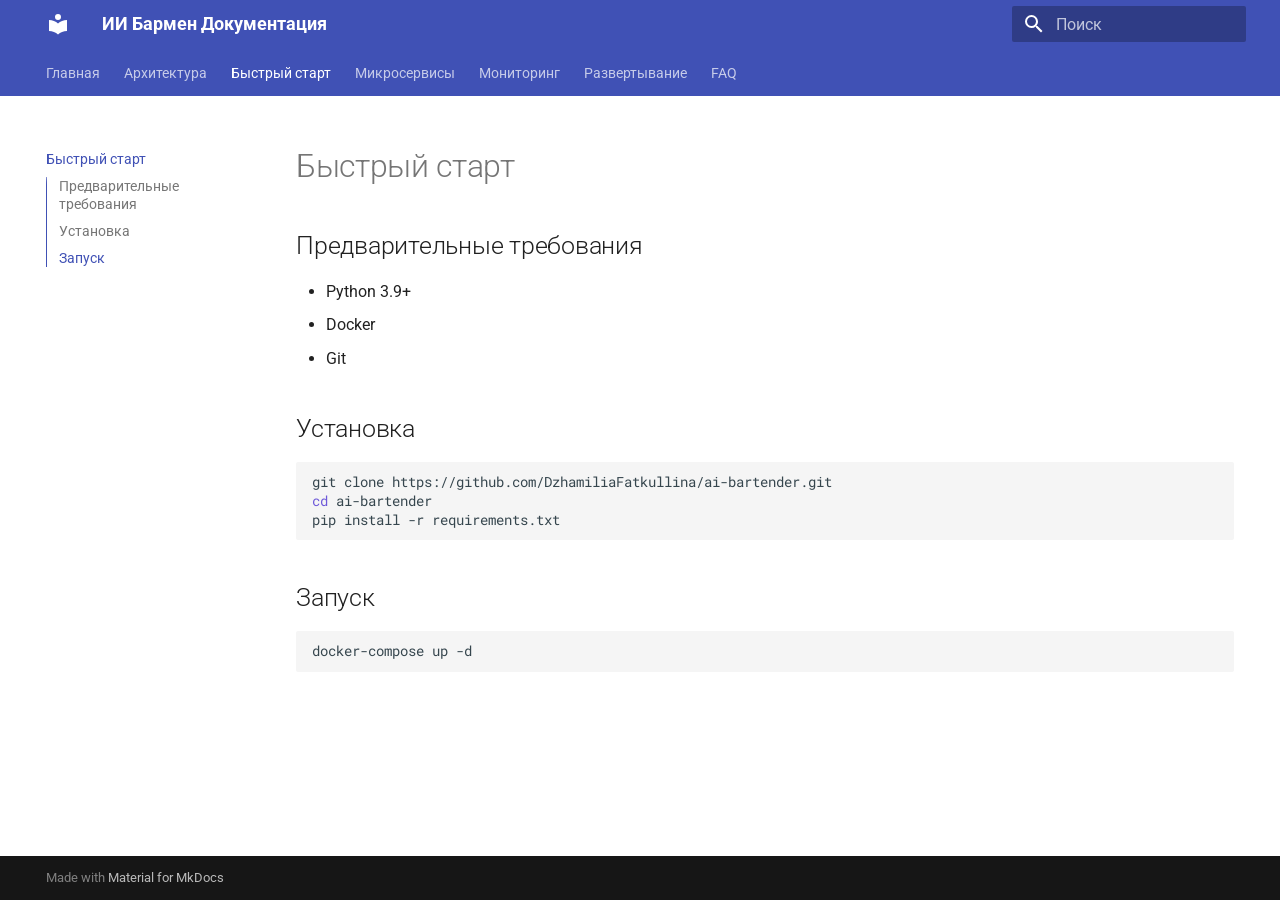
<file: quickstart/index.html>
<!DOCTYPE html><html lang="ru" class="no-js"><head>
    
      <meta charset="utf-8">
      <meta name="viewport" content="width=device-width,initial-scale=1">
      
        <meta name="description" content="Полная документация микросервисной архитектуры ИИ Бармена">
      
      
        <meta name="author" content="Dzhamilia Fatkullina">
      
      
      
        <link rel="prev" href="../architecture/">
      
      
        <link rel="next" href="../services/gateway/">
      
      
        
      
      
      <link rel="icon" href="../assets/images/favicon.png">
      <meta name="generator" content="mkdocs-1.6.1, mkdocs-material-9.7.5">
    
    
      
        <title>Быстрый старт - ИИ Бармен Документация</title>
      
    
    
      <link rel="stylesheet" href="../assets/stylesheets/main.484c7ddc.min.css">
      
        
        <link rel="stylesheet" href="../assets/stylesheets/palette.ab4e12ef.min.css">
      
      


    
    
      
    
    
      
        
        
        <link rel="preconnect" href="https://fonts.gstatic.com" crossorigin="">
        <link rel="stylesheet" href="https://fonts.googleapis.com/css?family=Roboto:300,300i,400,400i,700,700i%7CRoboto+Mono:400,400i,700,700i&amp;display=fallback">
        <style>:root{--md-text-font:"Roboto";--md-code-font:"Roboto Mono"}</style>
      
    
    
      <link rel="stylesheet" href="../assets/stylesheets/extra.css">
    
    <script>__md_scope=new URL("..",location),__md_hash=e=>[...e].reduce(((e,_)=>(e<<5)-e+_.charCodeAt(0)),0),__md_get=(e,_=localStorage,t=__md_scope)=>JSON.parse(_.getItem(t.pathname+"."+e)),__md_set=(e,_,t=localStorage,a=__md_scope)=>{try{t.setItem(a.pathname+"."+e,JSON.stringify(_))}catch(e){}}</script>
    
      

    
    
  <link href="../assets/stylesheets/glightbox.min.css" rel="stylesheet"><script src="../assets/javascripts/glightbox.min.js"></script><style id="glightbox-style">
            html.glightbox-open { overflow: initial; height: 100%; }
            .gslide-title { margin-top: 0px; user-select: text; }
            .gslide-desc { color: #666; user-select: text; }
            .gslide-image img { background: white; }
            .gscrollbar-fixer { padding-right: 15px; }
            .gdesc-inner { font-size: 0.75rem; }
            body[data-md-color-scheme="slate"] .gdesc-inner { background: var(--md-default-bg-color); }
            body[data-md-color-scheme="slate"] .gslide-title { color: var(--md-default-fg-color); }
            body[data-md-color-scheme="slate"] .gslide-desc { color: var(--md-default-fg-color); }
        </style></head>
  
  
    
    
    
    
    
    <body dir="ltr" data-md-color-scheme="default" data-md-color-primary="indigo" data-md-color-accent="deep-orange">
  
    
    <input class="md-toggle" data-md-toggle="drawer" type="checkbox" id="__drawer" autocomplete="off">
    <input class="md-toggle" data-md-toggle="search" type="checkbox" id="__search" autocomplete="off">
    <label class="md-overlay" for="__drawer"></label>
    <div data-md-component="skip">
      
        
        <a href="#_1" class="md-skip">
          Перейти к содержанию
        </a>
      
    </div>
    <div data-md-component="announce">
      
    </div>
    
    
      

<header class="md-header" data-md-component="header">
  <nav class="md-header__inner md-grid" aria-label="Верхний колонтитул">
    <a href=".." title="ИИ Бармен Документация" class="md-header__button md-logo" aria-label="ИИ Бармен Документация" data-md-component="logo">
      
  
  <svg xmlns="http://www.w3.org/2000/svg" viewBox="0 0 24 24"><path d="M12 8a3 3 0 0 0 3-3 3 3 0 0 0-3-3 3 3 0 0 0-3 3 3 3 0 0 0 3 3m0 3.54C9.64 9.35 6.5 8 3 8v11c3.5 0 6.64 1.35 9 3.54 2.36-2.19 5.5-3.54 9-3.54V8c-3.5 0-6.64 1.35-9 3.54"></path></svg>

    </a>
    <label class="md-header__button md-icon" for="__drawer">
      
      <svg xmlns="http://www.w3.org/2000/svg" viewBox="0 0 24 24"><path d="M3 6h18v2H3zm0 5h18v2H3zm0 5h18v2H3z"></path></svg>
    </label>
    <div class="md-header__title" data-md-component="header-title">
      <div class="md-header__ellipsis">
        <div class="md-header__topic">
          <span class="md-ellipsis">
            ИИ Бармен Документация
          </span>
        </div>
        <div class="md-header__topic" data-md-component="header-topic">
          <span class="md-ellipsis">
            
              Быстрый старт
            
          </span>
        </div>
      </div>
    </div>
    
      
    
    
    
    
      
      
        <label class="md-header__button md-icon" for="__search">
          
          <svg xmlns="http://www.w3.org/2000/svg" viewBox="0 0 24 24"><path d="M9.5 3A6.5 6.5 0 0 1 16 9.5c0 1.61-.59 3.09-1.56 4.23l.27.27h.79l5 5-1.5 1.5-5-5v-.79l-.27-.27A6.52 6.52 0 0 1 9.5 16 6.5 6.5 0 0 1 3 9.5 6.5 6.5 0 0 1 9.5 3m0 2C7 5 5 7 5 9.5S7 14 9.5 14 14 12 14 9.5 12 5 9.5 5"></path></svg>
        </label>
        <div class="md-search" data-md-component="search" role="dialog">
  <label class="md-search__overlay" for="__search"></label>
  <div class="md-search__inner" role="search">
    <form class="md-search__form" name="search">
      <input type="text" class="md-search__input" name="query" aria-label="Поиск" placeholder="Поиск" autocapitalize="off" autocorrect="off" autocomplete="off" spellcheck="false" data-md-component="search-query" required="">
      <label class="md-search__icon md-icon" for="__search">
        
        <svg xmlns="http://www.w3.org/2000/svg" viewBox="0 0 24 24"><path d="M9.5 3A6.5 6.5 0 0 1 16 9.5c0 1.61-.59 3.09-1.56 4.23l.27.27h.79l5 5-1.5 1.5-5-5v-.79l-.27-.27A6.52 6.52 0 0 1 9.5 16 6.5 6.5 0 0 1 3 9.5 6.5 6.5 0 0 1 9.5 3m0 2C7 5 5 7 5 9.5S7 14 9.5 14 14 12 14 9.5 12 5 9.5 5"></path></svg>
        
        <svg xmlns="http://www.w3.org/2000/svg" viewBox="0 0 24 24"><path d="M20 11v2H8l5.5 5.5-1.42 1.42L4.16 12l7.92-7.92L13.5 5.5 8 11z"></path></svg>
      </label>
      <nav class="md-search__options" aria-label="Поиск">
        
        <button type="reset" class="md-search__icon md-icon" title="Очистить" aria-label="Очистить" tabindex="-1">
          
          <svg xmlns="http://www.w3.org/2000/svg" viewBox="0 0 24 24"><path d="M19 6.41 17.59 5 12 10.59 6.41 5 5 6.41 10.59 12 5 17.59 6.41 19 12 13.41 17.59 19 19 17.59 13.41 12z"></path></svg>
        </button>
      </nav>
      
        <div class="md-search__suggest" data-md-component="search-suggest"></div>
      
    </form>
    <div class="md-search__output">
      <div class="md-search__scrollwrap" tabindex="0" data-md-scrollfix="">
        <div class="md-search-result" data-md-component="search-result">
          <div class="md-search-result__meta">
            Инициализация поиска
          </div>
          <ol class="md-search-result__list" role="presentation"></ol>
        </div>
      </div>
    </div>
  </div>
</div>
      
    
    
  </nav>
  
</header>
    
    <div class="md-container" data-md-component="container">
      
      
        
          
            
<nav class="md-tabs" aria-label="Вкладки" data-md-component="tabs">
  <div class="md-grid">
    <ul class="md-tabs__list">
      
        
  
  
  
  
    <li class="md-tabs__item">
      <a href=".." class="md-tabs__link">
        
  
  
    
  
  Главная

      </a>
    </li>
  

      
        
  
  
  
  
    <li class="md-tabs__item">
      <a href="../architecture/" class="md-tabs__link">
        
  
  
    
  
  Архитектура

      </a>
    </li>
  

      
        
  
  
  
    
  
  
    <li class="md-tabs__item md-tabs__item--active">
      <a href="./" class="md-tabs__link">
        
  
  
    
  
  Быстрый старт

      </a>
    </li>
  

      
        
  
  
  
  
    
    
      <li class="md-tabs__item">
        <a href="../services/gateway/" class="md-tabs__link">
          
  
  
  Микросервисы

        </a>
      </li>
    
  

      
        
  
  
  
  
    <li class="md-tabs__item">
      <a href="../monitoring/" class="md-tabs__link">
        
  
  
    
  
  Мониторинг

      </a>
    </li>
  

      
        
  
  
  
  
    
    
      <li class="md-tabs__item">
        <a href="../deployment/local/" class="md-tabs__link">
          
  
  
  Развертывание

        </a>
      </li>
    
  

      
        
  
  
  
  
    <li class="md-tabs__item">
      <a href="../faq/" class="md-tabs__link">
        
  
  
    
  
  FAQ

      </a>
    </li>
  

      
    </ul>
  </div>
</nav>
          
        
      
      <main class="md-main" data-md-component="main">
        <div class="md-main__inner md-grid">
          
            
              
              <div class="md-sidebar md-sidebar--primary" data-md-component="sidebar" data-md-type="navigation">
                <div class="md-sidebar__scrollwrap">
                  <div class="md-sidebar__inner">
                    


  


  

<nav class="md-nav md-nav--primary md-nav--lifted md-nav--integrated" aria-label="Навигация" data-md-level="0">
  <label class="md-nav__title" for="__drawer">
    <a href=".." title="ИИ Бармен Документация" class="md-nav__button md-logo" aria-label="ИИ Бармен Документация" data-md-component="logo">
      
  
  <svg xmlns="http://www.w3.org/2000/svg" viewBox="0 0 24 24"><path d="M12 8a3 3 0 0 0 3-3 3 3 0 0 0-3-3 3 3 0 0 0-3 3 3 3 0 0 0 3 3m0 3.54C9.64 9.35 6.5 8 3 8v11c3.5 0 6.64 1.35 9 3.54 2.36-2.19 5.5-3.54 9-3.54V8c-3.5 0-6.64 1.35-9 3.54"></path></svg>

    </a>
    ИИ Бармен Документация
  </label>
  
  <ul class="md-nav__list" data-md-scrollfix="">
    
      
      
  
  
  
  
    <li class="md-nav__item">
      <a href=".." class="md-nav__link">
        
  
  
  <span class="md-ellipsis">
    
  
    Главная
  

    
  </span>
  
  

      </a>
    </li>
  

    
      
      
  
  
  
  
    <li class="md-nav__item">
      <a href="../architecture/" class="md-nav__link">
        
  
  
  <span class="md-ellipsis">
    
  
    Архитектура
  

    
  </span>
  
  

      </a>
    </li>
  

    
      
      
  
  
    
  
  
  
    <li class="md-nav__item md-nav__item--active">
      
      <input class="md-nav__toggle md-toggle" type="checkbox" id="__toc">
      
      
        
      
      
        <label class="md-nav__link md-nav__link--active" for="__toc">
          
  
  
  <span class="md-ellipsis">
    
  
    Быстрый старт
  

    
  </span>
  
  

          <span class="md-nav__icon md-icon"></span>
        </label>
      
      <a href="./" class="md-nav__link md-nav__link--active">
        
  
  
  <span class="md-ellipsis">
    
  
    Быстрый старт
  

    
  </span>
  
  

      </a>
      
        

<nav class="md-nav md-nav--secondary" aria-label="Содержание">
  
  
  
    
  
  
    <label class="md-nav__title" for="__toc">
      <span class="md-nav__icon md-icon"></span>
      Содержание
    </label>
    <ul class="md-nav__list" data-md-component="toc" data-md-scrollfix="">
      
        <li class="md-nav__item">
  <a href="#_2" class="md-nav__link">
    <span class="md-ellipsis">
      
        Предварительные требования
      
    </span>
  </a>
  
</li>
      
        <li class="md-nav__item">
  <a href="#_3" class="md-nav__link">
    <span class="md-ellipsis">
      
        Установка
      
    </span>
  </a>
  
</li>
      
        <li class="md-nav__item">
  <a href="#_4" class="md-nav__link">
    <span class="md-ellipsis">
      
        Запуск
      
    </span>
  </a>
  
</li>
      
    </ul>
  
</nav>
      
    </li>
  

    
      
      
  
  
  
  
    
    
    
    
      
      
        
      
    
    
    <li class="md-nav__item md-nav__item--nested">
      
        
        
        <input class="md-nav__toggle md-toggle " type="checkbox" id="__nav_4">
        
          
          <label class="md-nav__link" for="__nav_4" id="__nav_4_label" tabindex="0">
            
  
  
  <span class="md-ellipsis">
    
  
    Микросервисы
  

    
  </span>
  
  

            <span class="md-nav__icon md-icon"></span>
          </label>
        
        <nav class="md-nav" data-md-level="1" aria-labelledby="__nav_4_label" aria-expanded="false">
          <label class="md-nav__title" for="__nav_4">
            <span class="md-nav__icon md-icon"></span>
            
  
    Микросервисы
  

          </label>
          <ul class="md-nav__list" data-md-scrollfix="">
            
              
                
  
  
  
  
    <li class="md-nav__item">
      <a href="../services/gateway/" class="md-nav__link">
        
  
  
  <span class="md-ellipsis">
    
  
    Gateway API
  

    
  </span>
  
  

      </a>
    </li>
  

              
            
              
                
  
  
  
  
    <li class="md-nav__item">
      <a href="../services/telegram/" class="md-nav__link">
        
  
  
  <span class="md-ellipsis">
    
  
    Telegram Bot
  

    
  </span>
  
  

      </a>
    </li>
  

              
            
              
                
  
  
  
  
    <li class="md-nav__item">
      <a href="../services/rag/" class="md-nav__link">
        
  
  
  <span class="md-ellipsis">
    
  
    RAG Service
  

    
  </span>
  
  

      </a>
    </li>
  

              
            
              
                
  
  
  
  
    <li class="md-nav__item">
      <a href="../services/validation/" class="md-nav__link">
        
  
  
  <span class="md-ellipsis">
    
  
    Validation Service
  

    
  </span>
  
  

      </a>
    </li>
  

              
            
              
                
  
  
  
  
    <li class="md-nav__item">
      <a href="../services/yandex/" class="md-nav__link">
        
  
  
  <span class="md-ellipsis">
    
  
    Yandex API
  

    
  </span>
  
  

      </a>
    </li>
  

              
            
              
                
  
  
  
  
    <li class="md-nav__item">
      <a href="../services/logging/" class="md-nav__link">
        
  
  
  <span class="md-ellipsis">
    
  
    Logging Service
  

    
  </span>
  
  

      </a>
    </li>
  

              
            
              
                
  
  
  
  
    <li class="md-nav__item">
      <a href="../services/lockbox/" class="md-nav__link">
        
  
  
  <span class="md-ellipsis">
    
  
    Lockbox Service
  

    
  </span>
  
  

      </a>
    </li>
  

              
            
          </ul>
        </nav>
      
    </li>
  

    
      
      
  
  
  
  
    <li class="md-nav__item">
      <a href="../monitoring/" class="md-nav__link">
        
  
  
  <span class="md-ellipsis">
    
  
    Мониторинг
  

    
  </span>
  
  

      </a>
    </li>
  

    
      
      
  
  
  
  
    
    
    
    
      
      
        
      
    
    
    <li class="md-nav__item md-nav__item--nested">
      
        
        
        <input class="md-nav__toggle md-toggle " type="checkbox" id="__nav_6">
        
          
          <label class="md-nav__link" for="__nav_6" id="__nav_6_label" tabindex="0">
            
  
  
  <span class="md-ellipsis">
    
  
    Развертывание
  

    
  </span>
  
  

            <span class="md-nav__icon md-icon"></span>
          </label>
        
        <nav class="md-nav" data-md-level="1" aria-labelledby="__nav_6_label" aria-expanded="false">
          <label class="md-nav__title" for="__nav_6">
            <span class="md-nav__icon md-icon"></span>
            
  
    Развертывание
  

          </label>
          <ul class="md-nav__list" data-md-scrollfix="">
            
              
                
  
  
  
  
    <li class="md-nav__item">
      <a href="../deployment/local/" class="md-nav__link">
        
  
  
  <span class="md-ellipsis">
    
  
    Локально
  

    
  </span>
  
  

      </a>
    </li>
  

              
            
              
                
  
  
  
  
    <li class="md-nav__item">
      <a href="../deployment/yandex-cloud/" class="md-nav__link">
        
  
  
  <span class="md-ellipsis">
    
  
    Yandex Cloud
  

    
  </span>
  
  

      </a>
    </li>
  

              
            
          </ul>
        </nav>
      
    </li>
  

    
      
      
  
  
  
  
    <li class="md-nav__item">
      <a href="../faq/" class="md-nav__link">
        
  
  
  <span class="md-ellipsis">
    
  
    FAQ
  

    
  </span>
  
  

      </a>
    </li>
  

    
  </ul>
</nav>
                  </div>
                </div>
              </div>
            
            
          
          
            <div class="md-content" data-md-component="content">
              
              <article class="md-content__inner md-typeset">
                
                  



<h1 id="_1">Быстрый старт</h1>
<h2 id="_2">Предварительные требования</h2>
<ul>
<li>Python 3.9+</li>
<li>Docker</li>
<li>Git</li>
</ul>
<h2 id="_3">Установка</h2>
<div class="highlight"><pre><span></span><code>git<span class="w"> </span>clone<span class="w"> </span>https://github.com/DzhamiliaFatkullina/ai-bartender.git
<span class="nb">cd</span><span class="w"> </span>ai-bartender
pip<span class="w"> </span>install<span class="w"> </span>-r<span class="w"> </span>requirements.txt
</code></pre></div>
<h2 id="_4">Запуск</h2>
<div class="highlight"><pre><span></span><code>docker-compose<span class="w"> </span>up<span class="w"> </span>-d
</code></pre></div>












                
              </article>
            </div>
          
          
  <script>var tabs=__md_get("__tabs");if(Array.isArray(tabs))e:for(var set of document.querySelectorAll(".tabbed-set")){var labels=set.querySelector(".tabbed-labels");for(var tab of tabs)for(var label of labels.getElementsByTagName("label"))if(label.innerText.trim()===tab){var input=document.getElementById(label.htmlFor);input.checked=!0;continue e}}</script>

<script>var target=document.getElementById(location.hash.slice(1));target&&target.name&&(target.checked=target.name.startsWith("__tabbed_"))</script>
        </div>
        
      </main>
      
        <footer class="md-footer">
  
  <div class="md-footer-meta md-typeset">
    <div class="md-footer-meta__inner md-grid">
      <div class="md-copyright">
  
  
    Made with
    <a href="https://squidfunk.github.io/mkdocs-material/" target="_blank" rel="noopener">
      Material for MkDocs
    </a>
  
</div>
      
    </div>
  </div>
</footer>
      
    </div>
    <div class="md-dialog" data-md-component="dialog">
      <div class="md-dialog__inner md-typeset"></div>
    </div>
    
    
    
      
      
      <script id="__config" type="application/json">{"annotate": null, "base": "..", "features": ["navigation.tabs", "navigation.sections", "toc.integrate", "search.suggest", "search.highlight", "content.tabs.link", "content.code.annotate"], "search": "../assets/javascripts/workers/search.2c215733.min.js", "tags": null, "translations": {"clipboard.copied": "\u0421\u043a\u043e\u043f\u0438\u0440\u043e\u0432\u0430\u043d\u043e \u0432 \u0431\u0443\u0444\u0435\u0440", "clipboard.copy": "\u041a\u043e\u043f\u0438\u0440\u043e\u0432\u0430\u0442\u044c \u0432 \u0431\u0443\u0444\u0435\u0440", "search.result.more.one": "\u0415\u0449\u0451 1 \u043d\u0430 \u044d\u0442\u043e\u0439 \u0441\u0442\u0440\u0430\u043d\u0438\u0446\u0435", "search.result.more.other": "\u0415\u0449\u0451 # \u043d\u0430 \u044d\u0442\u043e\u0439 \u0441\u0442\u0440\u0430\u043d\u0438\u0446\u0435", "search.result.none": "\u0421\u043e\u0432\u043f\u0430\u0434\u0435\u043d\u0438\u0439 \u043d\u0435 \u043d\u0430\u0439\u0434\u0435\u043d\u043e", "search.result.one": "\u041d\u0430\u0439\u0434\u0435\u043d\u043e 1 \u0441\u043e\u0432\u043f\u0430\u0434\u0435\u043d\u0438\u0435", "search.result.other": "\u041d\u0430\u0439\u0434\u0435\u043d\u043e \u0441\u043e\u0432\u043f\u0430\u0434\u0435\u043d\u0438\u0439: #", "search.result.placeholder": "\u041d\u0430\u0447\u043d\u0438\u0442\u0435 \u043f\u0435\u0447\u0430\u0442\u0430\u0442\u044c \u0434\u043b\u044f \u043f\u043e\u0438\u0441\u043a\u0430", "search.result.term.missing": "\u041e\u0442\u0441\u0443\u0442\u0441\u0442\u0432\u0443\u0435\u0442", "select.version": "\u0412\u044b\u0431\u0435\u0440\u0438\u0442\u0435 \u0432\u0435\u0440\u0441\u0438\u044e"}, "version": null}</script>
    
    
      <script src="../assets/javascripts/bundle.79ae519e.min.js"></script>
      
    
  
<script id="init-glightbox">const lightbox = GLightbox({"touchNavigation": true, "loop": false, "zoomable": true, "draggable": true, "openEffect": "zoom", "closeEffect": "zoom", "slideEffect": "slide"});
document$.subscribe(()=>{ lightbox.reload(); });
</script></body></html>
</file>
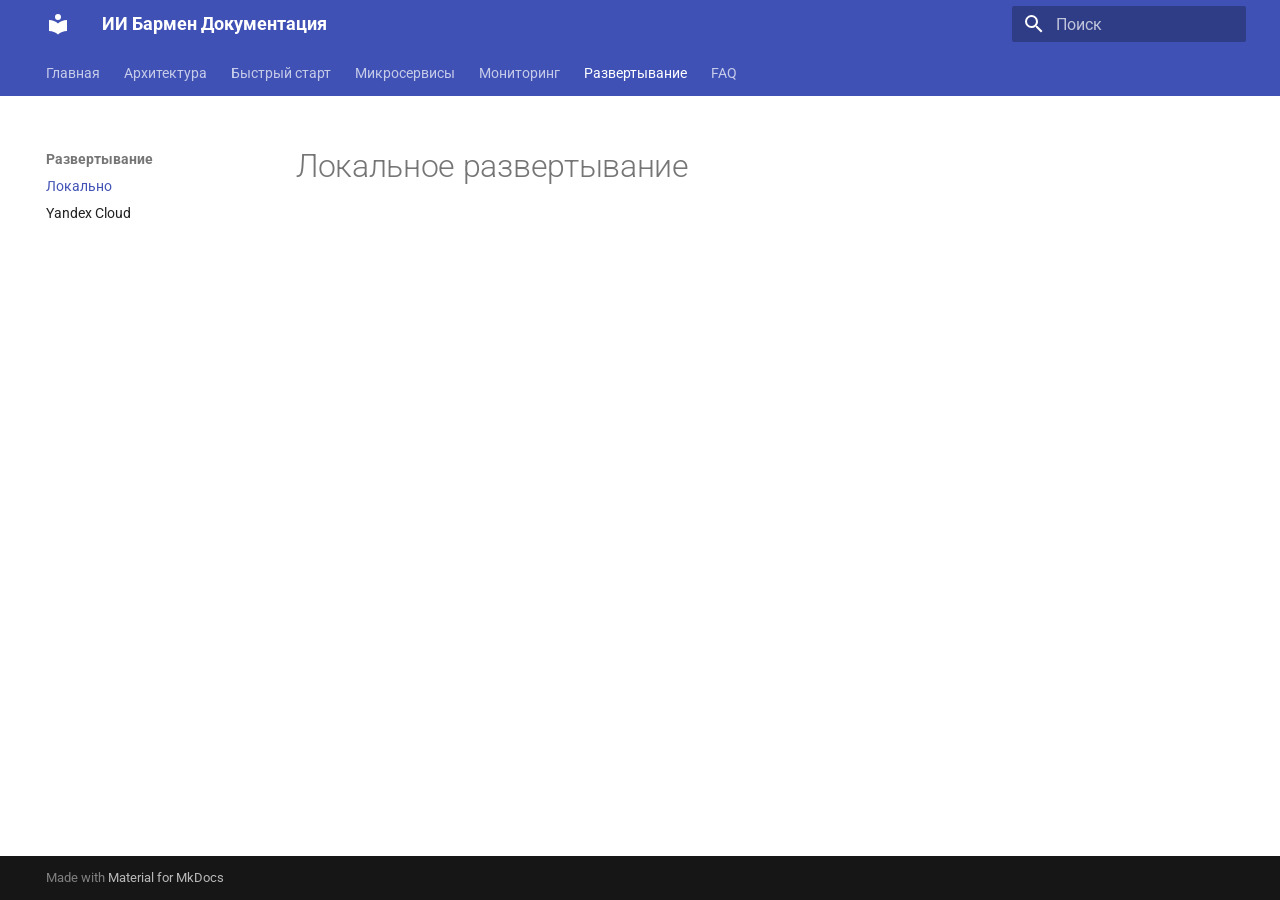
<file: deployment/local/index.html>
<!DOCTYPE html><html lang="ru" class="no-js"><head>
    
      <meta charset="utf-8">
      <meta name="viewport" content="width=device-width,initial-scale=1">
      
        <meta name="description" content="Полная документация микросервисной архитектуры ИИ Бармена">
      
      
        <meta name="author" content="Dzhamilia Fatkullina">
      
      
      
        <link rel="prev" href="../../monitoring/">
      
      
        <link rel="next" href="../yandex-cloud/">
      
      
        
      
      
      <link rel="icon" href="../../assets/images/favicon.png">
      <meta name="generator" content="mkdocs-1.6.1, mkdocs-material-9.7.5">
    
    
      
        <title>Локально - ИИ Бармен Документация</title>
      
    
    
      <link rel="stylesheet" href="../../assets/stylesheets/main.484c7ddc.min.css">
      
        
        <link rel="stylesheet" href="../../assets/stylesheets/palette.ab4e12ef.min.css">
      
      


    
    
      
    
    
      
        
        
        <link rel="preconnect" href="https://fonts.gstatic.com" crossorigin="">
        <link rel="stylesheet" href="https://fonts.googleapis.com/css?family=Roboto:300,300i,400,400i,700,700i%7CRoboto+Mono:400,400i,700,700i&amp;display=fallback">
        <style>:root{--md-text-font:"Roboto";--md-code-font:"Roboto Mono"}</style>
      
    
    
      <link rel="stylesheet" href="../../assets/stylesheets/extra.css">
    
    <script>__md_scope=new URL("../..",location),__md_hash=e=>[...e].reduce(((e,_)=>(e<<5)-e+_.charCodeAt(0)),0),__md_get=(e,_=localStorage,t=__md_scope)=>JSON.parse(_.getItem(t.pathname+"."+e)),__md_set=(e,_,t=localStorage,a=__md_scope)=>{try{t.setItem(a.pathname+"."+e,JSON.stringify(_))}catch(e){}}</script>
    
      

    
    
  <link href="../../assets/stylesheets/glightbox.min.css" rel="stylesheet"><script src="../../assets/javascripts/glightbox.min.js"></script><style id="glightbox-style">
            html.glightbox-open { overflow: initial; height: 100%; }
            .gslide-title { margin-top: 0px; user-select: text; }
            .gslide-desc { color: #666; user-select: text; }
            .gslide-image img { background: white; }
            .gscrollbar-fixer { padding-right: 15px; }
            .gdesc-inner { font-size: 0.75rem; }
            body[data-md-color-scheme="slate"] .gdesc-inner { background: var(--md-default-bg-color); }
            body[data-md-color-scheme="slate"] .gslide-title { color: var(--md-default-fg-color); }
            body[data-md-color-scheme="slate"] .gslide-desc { color: var(--md-default-fg-color); }
        </style></head>
  
  
    
    
    
    
    
    <body dir="ltr" data-md-color-scheme="default" data-md-color-primary="indigo" data-md-color-accent="deep-orange">
  
    
    <input class="md-toggle" data-md-toggle="drawer" type="checkbox" id="__drawer" autocomplete="off">
    <input class="md-toggle" data-md-toggle="search" type="checkbox" id="__search" autocomplete="off">
    <label class="md-overlay" for="__drawer"></label>
    <div data-md-component="skip">
      
        
        <a href="#_1" class="md-skip">
          Перейти к содержанию
        </a>
      
    </div>
    <div data-md-component="announce">
      
    </div>
    
    
      

<header class="md-header" data-md-component="header">
  <nav class="md-header__inner md-grid" aria-label="Верхний колонтитул">
    <a href="../.." title="ИИ Бармен Документация" class="md-header__button md-logo" aria-label="ИИ Бармен Документация" data-md-component="logo">
      
  
  <svg xmlns="http://www.w3.org/2000/svg" viewBox="0 0 24 24"><path d="M12 8a3 3 0 0 0 3-3 3 3 0 0 0-3-3 3 3 0 0 0-3 3 3 3 0 0 0 3 3m0 3.54C9.64 9.35 6.5 8 3 8v11c3.5 0 6.64 1.35 9 3.54 2.36-2.19 5.5-3.54 9-3.54V8c-3.5 0-6.64 1.35-9 3.54"></path></svg>

    </a>
    <label class="md-header__button md-icon" for="__drawer">
      
      <svg xmlns="http://www.w3.org/2000/svg" viewBox="0 0 24 24"><path d="M3 6h18v2H3zm0 5h18v2H3zm0 5h18v2H3z"></path></svg>
    </label>
    <div class="md-header__title" data-md-component="header-title">
      <div class="md-header__ellipsis">
        <div class="md-header__topic">
          <span class="md-ellipsis">
            ИИ Бармен Документация
          </span>
        </div>
        <div class="md-header__topic" data-md-component="header-topic">
          <span class="md-ellipsis">
            
              Локально
            
          </span>
        </div>
      </div>
    </div>
    
      
    
    
    
    
      
      
        <label class="md-header__button md-icon" for="__search">
          
          <svg xmlns="http://www.w3.org/2000/svg" viewBox="0 0 24 24"><path d="M9.5 3A6.5 6.5 0 0 1 16 9.5c0 1.61-.59 3.09-1.56 4.23l.27.27h.79l5 5-1.5 1.5-5-5v-.79l-.27-.27A6.52 6.52 0 0 1 9.5 16 6.5 6.5 0 0 1 3 9.5 6.5 6.5 0 0 1 9.5 3m0 2C7 5 5 7 5 9.5S7 14 9.5 14 14 12 14 9.5 12 5 9.5 5"></path></svg>
        </label>
        <div class="md-search" data-md-component="search" role="dialog">
  <label class="md-search__overlay" for="__search"></label>
  <div class="md-search__inner" role="search">
    <form class="md-search__form" name="search">
      <input type="text" class="md-search__input" name="query" aria-label="Поиск" placeholder="Поиск" autocapitalize="off" autocorrect="off" autocomplete="off" spellcheck="false" data-md-component="search-query" required="">
      <label class="md-search__icon md-icon" for="__search">
        
        <svg xmlns="http://www.w3.org/2000/svg" viewBox="0 0 24 24"><path d="M9.5 3A6.5 6.5 0 0 1 16 9.5c0 1.61-.59 3.09-1.56 4.23l.27.27h.79l5 5-1.5 1.5-5-5v-.79l-.27-.27A6.52 6.52 0 0 1 9.5 16 6.5 6.5 0 0 1 3 9.5 6.5 6.5 0 0 1 9.5 3m0 2C7 5 5 7 5 9.5S7 14 9.5 14 14 12 14 9.5 12 5 9.5 5"></path></svg>
        
        <svg xmlns="http://www.w3.org/2000/svg" viewBox="0 0 24 24"><path d="M20 11v2H8l5.5 5.5-1.42 1.42L4.16 12l7.92-7.92L13.5 5.5 8 11z"></path></svg>
      </label>
      <nav class="md-search__options" aria-label="Поиск">
        
        <button type="reset" class="md-search__icon md-icon" title="Очистить" aria-label="Очистить" tabindex="-1">
          
          <svg xmlns="http://www.w3.org/2000/svg" viewBox="0 0 24 24"><path d="M19 6.41 17.59 5 12 10.59 6.41 5 5 6.41 10.59 12 5 17.59 6.41 19 12 13.41 17.59 19 19 17.59 13.41 12z"></path></svg>
        </button>
      </nav>
      
        <div class="md-search__suggest" data-md-component="search-suggest"></div>
      
    </form>
    <div class="md-search__output">
      <div class="md-search__scrollwrap" tabindex="0" data-md-scrollfix="">
        <div class="md-search-result" data-md-component="search-result">
          <div class="md-search-result__meta">
            Инициализация поиска
          </div>
          <ol class="md-search-result__list" role="presentation"></ol>
        </div>
      </div>
    </div>
  </div>
</div>
      
    
    
  </nav>
  
</header>
    
    <div class="md-container" data-md-component="container">
      
      
        
          
            
<nav class="md-tabs" aria-label="Вкладки" data-md-component="tabs">
  <div class="md-grid">
    <ul class="md-tabs__list">
      
        
  
  
  
  
    <li class="md-tabs__item">
      <a href="../.." class="md-tabs__link">
        
  
  
    
  
  Главная

      </a>
    </li>
  

      
        
  
  
  
  
    <li class="md-tabs__item">
      <a href="../../architecture/" class="md-tabs__link">
        
  
  
    
  
  Архитектура

      </a>
    </li>
  

      
        
  
  
  
  
    <li class="md-tabs__item">
      <a href="../../quickstart/" class="md-tabs__link">
        
  
  
    
  
  Быстрый старт

      </a>
    </li>
  

      
        
  
  
  
  
    
    
      <li class="md-tabs__item">
        <a href="../../services/gateway/" class="md-tabs__link">
          
  
  
  Микросервисы

        </a>
      </li>
    
  

      
        
  
  
  
  
    <li class="md-tabs__item">
      <a href="../../monitoring/" class="md-tabs__link">
        
  
  
    
  
  Мониторинг

      </a>
    </li>
  

      
        
  
  
  
    
  
  
    
    
      <li class="md-tabs__item md-tabs__item--active">
        <a href="./" class="md-tabs__link">
          
  
  
  Развертывание

        </a>
      </li>
    
  

      
        
  
  
  
  
    <li class="md-tabs__item">
      <a href="../../faq/" class="md-tabs__link">
        
  
  
    
  
  FAQ

      </a>
    </li>
  

      
    </ul>
  </div>
</nav>
          
        
      
      <main class="md-main" data-md-component="main">
        <div class="md-main__inner md-grid">
          
            
              
              <div class="md-sidebar md-sidebar--primary" data-md-component="sidebar" data-md-type="navigation">
                <div class="md-sidebar__scrollwrap">
                  <div class="md-sidebar__inner">
                    


  


  

<nav class="md-nav md-nav--primary md-nav--lifted md-nav--integrated" aria-label="Навигация" data-md-level="0">
  <label class="md-nav__title" for="__drawer">
    <a href="../.." title="ИИ Бармен Документация" class="md-nav__button md-logo" aria-label="ИИ Бармен Документация" data-md-component="logo">
      
  
  <svg xmlns="http://www.w3.org/2000/svg" viewBox="0 0 24 24"><path d="M12 8a3 3 0 0 0 3-3 3 3 0 0 0-3-3 3 3 0 0 0-3 3 3 3 0 0 0 3 3m0 3.54C9.64 9.35 6.5 8 3 8v11c3.5 0 6.64 1.35 9 3.54 2.36-2.19 5.5-3.54 9-3.54V8c-3.5 0-6.64 1.35-9 3.54"></path></svg>

    </a>
    ИИ Бармен Документация
  </label>
  
  <ul class="md-nav__list" data-md-scrollfix="">
    
      
      
  
  
  
  
    <li class="md-nav__item">
      <a href="../.." class="md-nav__link">
        
  
  
  <span class="md-ellipsis">
    
  
    Главная
  

    
  </span>
  
  

      </a>
    </li>
  

    
      
      
  
  
  
  
    <li class="md-nav__item">
      <a href="../../architecture/" class="md-nav__link">
        
  
  
  <span class="md-ellipsis">
    
  
    Архитектура
  

    
  </span>
  
  

      </a>
    </li>
  

    
      
      
  
  
  
  
    <li class="md-nav__item">
      <a href="../../quickstart/" class="md-nav__link">
        
  
  
  <span class="md-ellipsis">
    
  
    Быстрый старт
  

    
  </span>
  
  

      </a>
    </li>
  

    
      
      
  
  
  
  
    
    
    
    
      
      
        
      
    
    
    <li class="md-nav__item md-nav__item--nested">
      
        
        
        <input class="md-nav__toggle md-toggle " type="checkbox" id="__nav_4">
        
          
          <label class="md-nav__link" for="__nav_4" id="__nav_4_label" tabindex="0">
            
  
  
  <span class="md-ellipsis">
    
  
    Микросервисы
  

    
  </span>
  
  

            <span class="md-nav__icon md-icon"></span>
          </label>
        
        <nav class="md-nav" data-md-level="1" aria-labelledby="__nav_4_label" aria-expanded="false">
          <label class="md-nav__title" for="__nav_4">
            <span class="md-nav__icon md-icon"></span>
            
  
    Микросервисы
  

          </label>
          <ul class="md-nav__list" data-md-scrollfix="">
            
              
                
  
  
  
  
    <li class="md-nav__item">
      <a href="../../services/gateway/" class="md-nav__link">
        
  
  
  <span class="md-ellipsis">
    
  
    Gateway API
  

    
  </span>
  
  

      </a>
    </li>
  

              
            
              
                
  
  
  
  
    <li class="md-nav__item">
      <a href="../../services/telegram/" class="md-nav__link">
        
  
  
  <span class="md-ellipsis">
    
  
    Telegram Bot
  

    
  </span>
  
  

      </a>
    </li>
  

              
            
              
                
  
  
  
  
    <li class="md-nav__item">
      <a href="../../services/rag/" class="md-nav__link">
        
  
  
  <span class="md-ellipsis">
    
  
    RAG Service
  

    
  </span>
  
  

      </a>
    </li>
  

              
            
              
                
  
  
  
  
    <li class="md-nav__item">
      <a href="../../services/validation/" class="md-nav__link">
        
  
  
  <span class="md-ellipsis">
    
  
    Validation Service
  

    
  </span>
  
  

      </a>
    </li>
  

              
            
              
                
  
  
  
  
    <li class="md-nav__item">
      <a href="../../services/yandex/" class="md-nav__link">
        
  
  
  <span class="md-ellipsis">
    
  
    Yandex API
  

    
  </span>
  
  

      </a>
    </li>
  

              
            
              
                
  
  
  
  
    <li class="md-nav__item">
      <a href="../../services/logging/" class="md-nav__link">
        
  
  
  <span class="md-ellipsis">
    
  
    Logging Service
  

    
  </span>
  
  

      </a>
    </li>
  

              
            
              
                
  
  
  
  
    <li class="md-nav__item">
      <a href="../../services/lockbox/" class="md-nav__link">
        
  
  
  <span class="md-ellipsis">
    
  
    Lockbox Service
  

    
  </span>
  
  

      </a>
    </li>
  

              
            
          </ul>
        </nav>
      
    </li>
  

    
      
      
  
  
  
  
    <li class="md-nav__item">
      <a href="../../monitoring/" class="md-nav__link">
        
  
  
  <span class="md-ellipsis">
    
  
    Мониторинг
  

    
  </span>
  
  

      </a>
    </li>
  

    
      
      
  
  
    
  
  
  
    
    
    
    
      
        
        
      
      
        
      
    
    
    <li class="md-nav__item md-nav__item--active md-nav__item--section md-nav__item--nested">
      
        
        
        <input class="md-nav__toggle md-toggle " type="checkbox" id="__nav_6" checked="">
        
          
          <label class="md-nav__link" for="__nav_6" id="__nav_6_label" tabindex="">
            
  
  
  <span class="md-ellipsis">
    
  
    Развертывание
  

    
  </span>
  
  

            <span class="md-nav__icon md-icon"></span>
          </label>
        
        <nav class="md-nav" data-md-level="1" aria-labelledby="__nav_6_label" aria-expanded="true">
          <label class="md-nav__title" for="__nav_6">
            <span class="md-nav__icon md-icon"></span>
            
  
    Развертывание
  

          </label>
          <ul class="md-nav__list" data-md-scrollfix="">
            
              
                
  
  
    
  
  
  
    <li class="md-nav__item md-nav__item--active">
      
      <input class="md-nav__toggle md-toggle" type="checkbox" id="__toc">
      
      
        
      
      
      <a href="./" class="md-nav__link md-nav__link--active">
        
  
  
  <span class="md-ellipsis">
    
  
    Локально
  

    
  </span>
  
  

      </a>
      
    </li>
  

              
            
              
                
  
  
  
  
    <li class="md-nav__item">
      <a href="../yandex-cloud/" class="md-nav__link">
        
  
  
  <span class="md-ellipsis">
    
  
    Yandex Cloud
  

    
  </span>
  
  

      </a>
    </li>
  

              
            
          </ul>
        </nav>
      
    </li>
  

    
      
      
  
  
  
  
    <li class="md-nav__item">
      <a href="../../faq/" class="md-nav__link">
        
  
  
  <span class="md-ellipsis">
    
  
    FAQ
  

    
  </span>
  
  

      </a>
    </li>
  

    
  </ul>
</nav>
                  </div>
                </div>
              </div>
            
            
          
          
            <div class="md-content" data-md-component="content">
              
              <article class="md-content__inner md-typeset">
                
                  



<h1 id="_1">Локальное развертывание</h1>












                
              </article>
            </div>
          
          
  <script>var tabs=__md_get("__tabs");if(Array.isArray(tabs))e:for(var set of document.querySelectorAll(".tabbed-set")){var labels=set.querySelector(".tabbed-labels");for(var tab of tabs)for(var label of labels.getElementsByTagName("label"))if(label.innerText.trim()===tab){var input=document.getElementById(label.htmlFor);input.checked=!0;continue e}}</script>

<script>var target=document.getElementById(location.hash.slice(1));target&&target.name&&(target.checked=target.name.startsWith("__tabbed_"))</script>
        </div>
        
      </main>
      
        <footer class="md-footer">
  
  <div class="md-footer-meta md-typeset">
    <div class="md-footer-meta__inner md-grid">
      <div class="md-copyright">
  
  
    Made with
    <a href="https://squidfunk.github.io/mkdocs-material/" target="_blank" rel="noopener">
      Material for MkDocs
    </a>
  
</div>
      
    </div>
  </div>
</footer>
      
    </div>
    <div class="md-dialog" data-md-component="dialog">
      <div class="md-dialog__inner md-typeset"></div>
    </div>
    
    
    
      
      
      <script id="__config" type="application/json">{"annotate": null, "base": "../..", "features": ["navigation.tabs", "navigation.sections", "toc.integrate", "search.suggest", "search.highlight", "content.tabs.link", "content.code.annotate"], "search": "../../assets/javascripts/workers/search.2c215733.min.js", "tags": null, "translations": {"clipboard.copied": "\u0421\u043a\u043e\u043f\u0438\u0440\u043e\u0432\u0430\u043d\u043e \u0432 \u0431\u0443\u0444\u0435\u0440", "clipboard.copy": "\u041a\u043e\u043f\u0438\u0440\u043e\u0432\u0430\u0442\u044c \u0432 \u0431\u0443\u0444\u0435\u0440", "search.result.more.one": "\u0415\u0449\u0451 1 \u043d\u0430 \u044d\u0442\u043e\u0439 \u0441\u0442\u0440\u0430\u043d\u0438\u0446\u0435", "search.result.more.other": "\u0415\u0449\u0451 # \u043d\u0430 \u044d\u0442\u043e\u0439 \u0441\u0442\u0440\u0430\u043d\u0438\u0446\u0435", "search.result.none": "\u0421\u043e\u0432\u043f\u0430\u0434\u0435\u043d\u0438\u0439 \u043d\u0435 \u043d\u0430\u0439\u0434\u0435\u043d\u043e", "search.result.one": "\u041d\u0430\u0439\u0434\u0435\u043d\u043e 1 \u0441\u043e\u0432\u043f\u0430\u0434\u0435\u043d\u0438\u0435", "search.result.other": "\u041d\u0430\u0439\u0434\u0435\u043d\u043e \u0441\u043e\u0432\u043f\u0430\u0434\u0435\u043d\u0438\u0439: #", "search.result.placeholder": "\u041d\u0430\u0447\u043d\u0438\u0442\u0435 \u043f\u0435\u0447\u0430\u0442\u0430\u0442\u044c \u0434\u043b\u044f \u043f\u043e\u0438\u0441\u043a\u0430", "search.result.term.missing": "\u041e\u0442\u0441\u0443\u0442\u0441\u0442\u0432\u0443\u0435\u0442", "select.version": "\u0412\u044b\u0431\u0435\u0440\u0438\u0442\u0435 \u0432\u0435\u0440\u0441\u0438\u044e"}, "version": null}</script>
    
    
      <script src="../../assets/javascripts/bundle.79ae519e.min.js"></script>
      
    
  
<script id="init-glightbox">const lightbox = GLightbox({"touchNavigation": true, "loop": false, "zoomable": true, "draggable": true, "openEffect": "zoom", "closeEffect": "zoom", "slideEffect": "slide"});
document$.subscribe(()=>{ lightbox.reload(); });
</script></body></html>
</file>
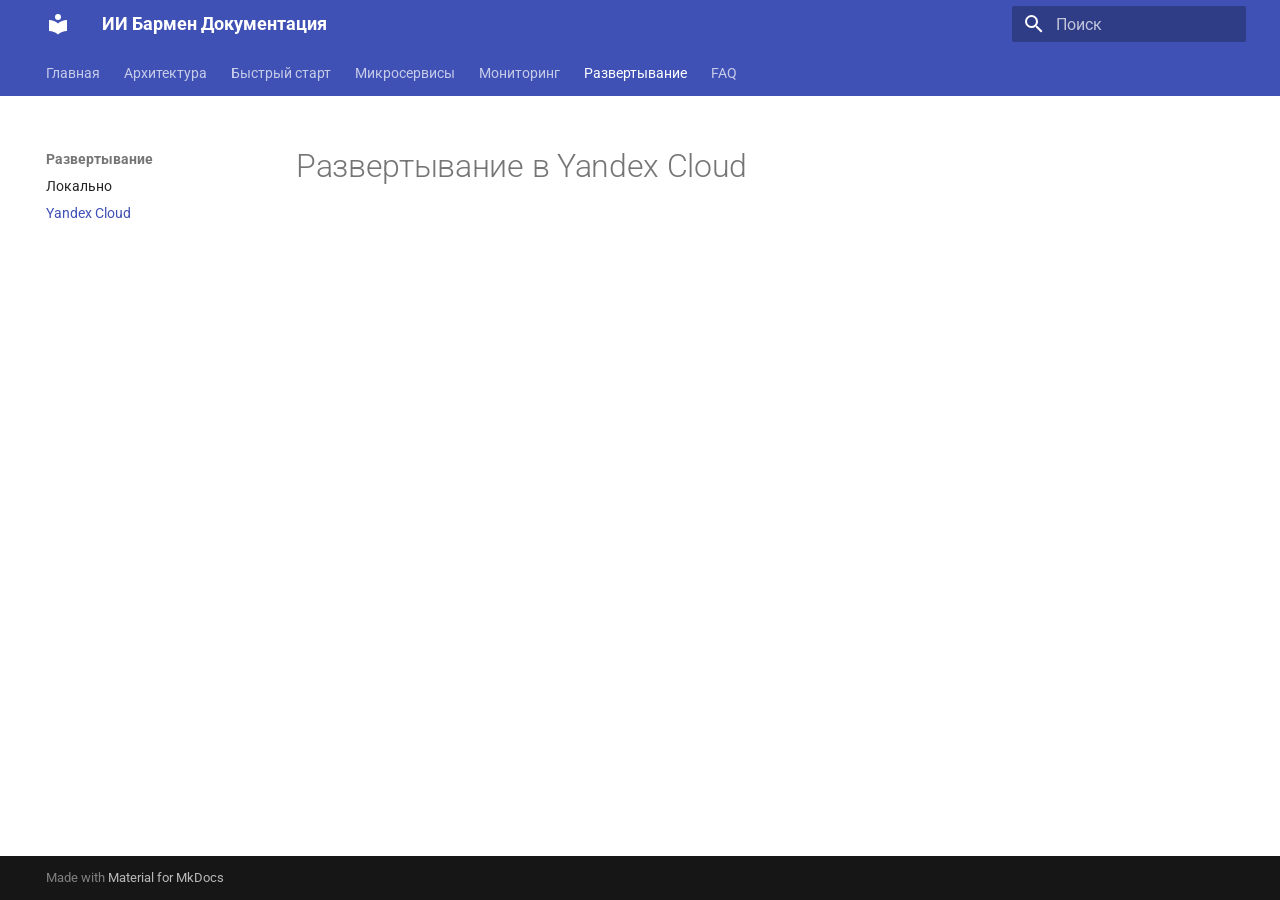
<file: deployment/yandex-cloud/index.html>
<!DOCTYPE html><html lang="ru" class="no-js"><head>
    
      <meta charset="utf-8">
      <meta name="viewport" content="width=device-width,initial-scale=1">
      
        <meta name="description" content="Полная документация микросервисной архитектуры ИИ Бармена">
      
      
        <meta name="author" content="Dzhamilia Fatkullina">
      
      
      
        <link rel="prev" href="../local/">
      
      
        <link rel="next" href="../../faq/">
      
      
        
      
      
      <link rel="icon" href="../../assets/images/favicon.png">
      <meta name="generator" content="mkdocs-1.6.1, mkdocs-material-9.7.5">
    
    
      
        <title>Yandex Cloud - ИИ Бармен Документация</title>
      
    
    
      <link rel="stylesheet" href="../../assets/stylesheets/main.484c7ddc.min.css">
      
        
        <link rel="stylesheet" href="../../assets/stylesheets/palette.ab4e12ef.min.css">
      
      


    
    
      
    
    
      
        
        
        <link rel="preconnect" href="https://fonts.gstatic.com" crossorigin="">
        <link rel="stylesheet" href="https://fonts.googleapis.com/css?family=Roboto:300,300i,400,400i,700,700i%7CRoboto+Mono:400,400i,700,700i&amp;display=fallback">
        <style>:root{--md-text-font:"Roboto";--md-code-font:"Roboto Mono"}</style>
      
    
    
      <link rel="stylesheet" href="../../assets/stylesheets/extra.css">
    
    <script>__md_scope=new URL("../..",location),__md_hash=e=>[...e].reduce(((e,_)=>(e<<5)-e+_.charCodeAt(0)),0),__md_get=(e,_=localStorage,t=__md_scope)=>JSON.parse(_.getItem(t.pathname+"."+e)),__md_set=(e,_,t=localStorage,a=__md_scope)=>{try{t.setItem(a.pathname+"."+e,JSON.stringify(_))}catch(e){}}</script>
    
      

    
    
  <link href="../../assets/stylesheets/glightbox.min.css" rel="stylesheet"><script src="../../assets/javascripts/glightbox.min.js"></script><style id="glightbox-style">
            html.glightbox-open { overflow: initial; height: 100%; }
            .gslide-title { margin-top: 0px; user-select: text; }
            .gslide-desc { color: #666; user-select: text; }
            .gslide-image img { background: white; }
            .gscrollbar-fixer { padding-right: 15px; }
            .gdesc-inner { font-size: 0.75rem; }
            body[data-md-color-scheme="slate"] .gdesc-inner { background: var(--md-default-bg-color); }
            body[data-md-color-scheme="slate"] .gslide-title { color: var(--md-default-fg-color); }
            body[data-md-color-scheme="slate"] .gslide-desc { color: var(--md-default-fg-color); }
        </style></head>
  
  
    
    
    
    
    
    <body dir="ltr" data-md-color-scheme="default" data-md-color-primary="indigo" data-md-color-accent="deep-orange">
  
    
    <input class="md-toggle" data-md-toggle="drawer" type="checkbox" id="__drawer" autocomplete="off">
    <input class="md-toggle" data-md-toggle="search" type="checkbox" id="__search" autocomplete="off">
    <label class="md-overlay" for="__drawer"></label>
    <div data-md-component="skip">
      
        
        <a href="#yandex-cloud" class="md-skip">
          Перейти к содержанию
        </a>
      
    </div>
    <div data-md-component="announce">
      
    </div>
    
    
      

<header class="md-header" data-md-component="header">
  <nav class="md-header__inner md-grid" aria-label="Верхний колонтитул">
    <a href="../.." title="ИИ Бармен Документация" class="md-header__button md-logo" aria-label="ИИ Бармен Документация" data-md-component="logo">
      
  
  <svg xmlns="http://www.w3.org/2000/svg" viewBox="0 0 24 24"><path d="M12 8a3 3 0 0 0 3-3 3 3 0 0 0-3-3 3 3 0 0 0-3 3 3 3 0 0 0 3 3m0 3.54C9.64 9.35 6.5 8 3 8v11c3.5 0 6.64 1.35 9 3.54 2.36-2.19 5.5-3.54 9-3.54V8c-3.5 0-6.64 1.35-9 3.54"></path></svg>

    </a>
    <label class="md-header__button md-icon" for="__drawer">
      
      <svg xmlns="http://www.w3.org/2000/svg" viewBox="0 0 24 24"><path d="M3 6h18v2H3zm0 5h18v2H3zm0 5h18v2H3z"></path></svg>
    </label>
    <div class="md-header__title" data-md-component="header-title">
      <div class="md-header__ellipsis">
        <div class="md-header__topic">
          <span class="md-ellipsis">
            ИИ Бармен Документация
          </span>
        </div>
        <div class="md-header__topic" data-md-component="header-topic">
          <span class="md-ellipsis">
            
              Yandex Cloud
            
          </span>
        </div>
      </div>
    </div>
    
      
    
    
    
    
      
      
        <label class="md-header__button md-icon" for="__search">
          
          <svg xmlns="http://www.w3.org/2000/svg" viewBox="0 0 24 24"><path d="M9.5 3A6.5 6.5 0 0 1 16 9.5c0 1.61-.59 3.09-1.56 4.23l.27.27h.79l5 5-1.5 1.5-5-5v-.79l-.27-.27A6.52 6.52 0 0 1 9.5 16 6.5 6.5 0 0 1 3 9.5 6.5 6.5 0 0 1 9.5 3m0 2C7 5 5 7 5 9.5S7 14 9.5 14 14 12 14 9.5 12 5 9.5 5"></path></svg>
        </label>
        <div class="md-search" data-md-component="search" role="dialog">
  <label class="md-search__overlay" for="__search"></label>
  <div class="md-search__inner" role="search">
    <form class="md-search__form" name="search">
      <input type="text" class="md-search__input" name="query" aria-label="Поиск" placeholder="Поиск" autocapitalize="off" autocorrect="off" autocomplete="off" spellcheck="false" data-md-component="search-query" required="">
      <label class="md-search__icon md-icon" for="__search">
        
        <svg xmlns="http://www.w3.org/2000/svg" viewBox="0 0 24 24"><path d="M9.5 3A6.5 6.5 0 0 1 16 9.5c0 1.61-.59 3.09-1.56 4.23l.27.27h.79l5 5-1.5 1.5-5-5v-.79l-.27-.27A6.52 6.52 0 0 1 9.5 16 6.5 6.5 0 0 1 3 9.5 6.5 6.5 0 0 1 9.5 3m0 2C7 5 5 7 5 9.5S7 14 9.5 14 14 12 14 9.5 12 5 9.5 5"></path></svg>
        
        <svg xmlns="http://www.w3.org/2000/svg" viewBox="0 0 24 24"><path d="M20 11v2H8l5.5 5.5-1.42 1.42L4.16 12l7.92-7.92L13.5 5.5 8 11z"></path></svg>
      </label>
      <nav class="md-search__options" aria-label="Поиск">
        
        <button type="reset" class="md-search__icon md-icon" title="Очистить" aria-label="Очистить" tabindex="-1">
          
          <svg xmlns="http://www.w3.org/2000/svg" viewBox="0 0 24 24"><path d="M19 6.41 17.59 5 12 10.59 6.41 5 5 6.41 10.59 12 5 17.59 6.41 19 12 13.41 17.59 19 19 17.59 13.41 12z"></path></svg>
        </button>
      </nav>
      
        <div class="md-search__suggest" data-md-component="search-suggest"></div>
      
    </form>
    <div class="md-search__output">
      <div class="md-search__scrollwrap" tabindex="0" data-md-scrollfix="">
        <div class="md-search-result" data-md-component="search-result">
          <div class="md-search-result__meta">
            Инициализация поиска
          </div>
          <ol class="md-search-result__list" role="presentation"></ol>
        </div>
      </div>
    </div>
  </div>
</div>
      
    
    
  </nav>
  
</header>
    
    <div class="md-container" data-md-component="container">
      
      
        
          
            
<nav class="md-tabs" aria-label="Вкладки" data-md-component="tabs">
  <div class="md-grid">
    <ul class="md-tabs__list">
      
        
  
  
  
  
    <li class="md-tabs__item">
      <a href="../.." class="md-tabs__link">
        
  
  
    
  
  Главная

      </a>
    </li>
  

      
        
  
  
  
  
    <li class="md-tabs__item">
      <a href="../../architecture/" class="md-tabs__link">
        
  
  
    
  
  Архитектура

      </a>
    </li>
  

      
        
  
  
  
  
    <li class="md-tabs__item">
      <a href="../../quickstart/" class="md-tabs__link">
        
  
  
    
  
  Быстрый старт

      </a>
    </li>
  

      
        
  
  
  
  
    
    
      <li class="md-tabs__item">
        <a href="../../services/gateway/" class="md-tabs__link">
          
  
  
  Микросервисы

        </a>
      </li>
    
  

      
        
  
  
  
  
    <li class="md-tabs__item">
      <a href="../../monitoring/" class="md-tabs__link">
        
  
  
    
  
  Мониторинг

      </a>
    </li>
  

      
        
  
  
  
    
  
  
    
    
      <li class="md-tabs__item md-tabs__item--active">
        <a href="../local/" class="md-tabs__link">
          
  
  
  Развертывание

        </a>
      </li>
    
  

      
        
  
  
  
  
    <li class="md-tabs__item">
      <a href="../../faq/" class="md-tabs__link">
        
  
  
    
  
  FAQ

      </a>
    </li>
  

      
    </ul>
  </div>
</nav>
          
        
      
      <main class="md-main" data-md-component="main">
        <div class="md-main__inner md-grid">
          
            
              
              <div class="md-sidebar md-sidebar--primary" data-md-component="sidebar" data-md-type="navigation">
                <div class="md-sidebar__scrollwrap">
                  <div class="md-sidebar__inner">
                    


  


  

<nav class="md-nav md-nav--primary md-nav--lifted md-nav--integrated" aria-label="Навигация" data-md-level="0">
  <label class="md-nav__title" for="__drawer">
    <a href="../.." title="ИИ Бармен Документация" class="md-nav__button md-logo" aria-label="ИИ Бармен Документация" data-md-component="logo">
      
  
  <svg xmlns="http://www.w3.org/2000/svg" viewBox="0 0 24 24"><path d="M12 8a3 3 0 0 0 3-3 3 3 0 0 0-3-3 3 3 0 0 0-3 3 3 3 0 0 0 3 3m0 3.54C9.64 9.35 6.5 8 3 8v11c3.5 0 6.64 1.35 9 3.54 2.36-2.19 5.5-3.54 9-3.54V8c-3.5 0-6.64 1.35-9 3.54"></path></svg>

    </a>
    ИИ Бармен Документация
  </label>
  
  <ul class="md-nav__list" data-md-scrollfix="">
    
      
      
  
  
  
  
    <li class="md-nav__item">
      <a href="../.." class="md-nav__link">
        
  
  
  <span class="md-ellipsis">
    
  
    Главная
  

    
  </span>
  
  

      </a>
    </li>
  

    
      
      
  
  
  
  
    <li class="md-nav__item">
      <a href="../../architecture/" class="md-nav__link">
        
  
  
  <span class="md-ellipsis">
    
  
    Архитектура
  

    
  </span>
  
  

      </a>
    </li>
  

    
      
      
  
  
  
  
    <li class="md-nav__item">
      <a href="../../quickstart/" class="md-nav__link">
        
  
  
  <span class="md-ellipsis">
    
  
    Быстрый старт
  

    
  </span>
  
  

      </a>
    </li>
  

    
      
      
  
  
  
  
    
    
    
    
      
      
        
      
    
    
    <li class="md-nav__item md-nav__item--nested">
      
        
        
        <input class="md-nav__toggle md-toggle " type="checkbox" id="__nav_4">
        
          
          <label class="md-nav__link" for="__nav_4" id="__nav_4_label" tabindex="0">
            
  
  
  <span class="md-ellipsis">
    
  
    Микросервисы
  

    
  </span>
  
  

            <span class="md-nav__icon md-icon"></span>
          </label>
        
        <nav class="md-nav" data-md-level="1" aria-labelledby="__nav_4_label" aria-expanded="false">
          <label class="md-nav__title" for="__nav_4">
            <span class="md-nav__icon md-icon"></span>
            
  
    Микросервисы
  

          </label>
          <ul class="md-nav__list" data-md-scrollfix="">
            
              
                
  
  
  
  
    <li class="md-nav__item">
      <a href="../../services/gateway/" class="md-nav__link">
        
  
  
  <span class="md-ellipsis">
    
  
    Gateway API
  

    
  </span>
  
  

      </a>
    </li>
  

              
            
              
                
  
  
  
  
    <li class="md-nav__item">
      <a href="../../services/telegram/" class="md-nav__link">
        
  
  
  <span class="md-ellipsis">
    
  
    Telegram Bot
  

    
  </span>
  
  

      </a>
    </li>
  

              
            
              
                
  
  
  
  
    <li class="md-nav__item">
      <a href="../../services/rag/" class="md-nav__link">
        
  
  
  <span class="md-ellipsis">
    
  
    RAG Service
  

    
  </span>
  
  

      </a>
    </li>
  

              
            
              
                
  
  
  
  
    <li class="md-nav__item">
      <a href="../../services/validation/" class="md-nav__link">
        
  
  
  <span class="md-ellipsis">
    
  
    Validation Service
  

    
  </span>
  
  

      </a>
    </li>
  

              
            
              
                
  
  
  
  
    <li class="md-nav__item">
      <a href="../../services/yandex/" class="md-nav__link">
        
  
  
  <span class="md-ellipsis">
    
  
    Yandex API
  

    
  </span>
  
  

      </a>
    </li>
  

              
            
              
                
  
  
  
  
    <li class="md-nav__item">
      <a href="../../services/logging/" class="md-nav__link">
        
  
  
  <span class="md-ellipsis">
    
  
    Logging Service
  

    
  </span>
  
  

      </a>
    </li>
  

              
            
              
                
  
  
  
  
    <li class="md-nav__item">
      <a href="../../services/lockbox/" class="md-nav__link">
        
  
  
  <span class="md-ellipsis">
    
  
    Lockbox Service
  

    
  </span>
  
  

      </a>
    </li>
  

              
            
          </ul>
        </nav>
      
    </li>
  

    
      
      
  
  
  
  
    <li class="md-nav__item">
      <a href="../../monitoring/" class="md-nav__link">
        
  
  
  <span class="md-ellipsis">
    
  
    Мониторинг
  

    
  </span>
  
  

      </a>
    </li>
  

    
      
      
  
  
    
  
  
  
    
    
    
    
      
        
        
      
      
        
      
    
    
    <li class="md-nav__item md-nav__item--active md-nav__item--section md-nav__item--nested">
      
        
        
        <input class="md-nav__toggle md-toggle " type="checkbox" id="__nav_6" checked="">
        
          
          <label class="md-nav__link" for="__nav_6" id="__nav_6_label" tabindex="">
            
  
  
  <span class="md-ellipsis">
    
  
    Развертывание
  

    
  </span>
  
  

            <span class="md-nav__icon md-icon"></span>
          </label>
        
        <nav class="md-nav" data-md-level="1" aria-labelledby="__nav_6_label" aria-expanded="true">
          <label class="md-nav__title" for="__nav_6">
            <span class="md-nav__icon md-icon"></span>
            
  
    Развертывание
  

          </label>
          <ul class="md-nav__list" data-md-scrollfix="">
            
              
                
  
  
  
  
    <li class="md-nav__item">
      <a href="../local/" class="md-nav__link">
        
  
  
  <span class="md-ellipsis">
    
  
    Локально
  

    
  </span>
  
  

      </a>
    </li>
  

              
            
              
                
  
  
    
  
  
  
    <li class="md-nav__item md-nav__item--active">
      
      <input class="md-nav__toggle md-toggle" type="checkbox" id="__toc">
      
      
        
      
      
      <a href="./" class="md-nav__link md-nav__link--active">
        
  
  
  <span class="md-ellipsis">
    
  
    Yandex Cloud
  

    
  </span>
  
  

      </a>
      
    </li>
  

              
            
          </ul>
        </nav>
      
    </li>
  

    
      
      
  
  
  
  
    <li class="md-nav__item">
      <a href="../../faq/" class="md-nav__link">
        
  
  
  <span class="md-ellipsis">
    
  
    FAQ
  

    
  </span>
  
  

      </a>
    </li>
  

    
  </ul>
</nav>
                  </div>
                </div>
              </div>
            
            
          
          
            <div class="md-content" data-md-component="content">
              
              <article class="md-content__inner md-typeset">
                
                  



<h1 id="yandex-cloud">Развертывание в Yandex Cloud</h1>












                
              </article>
            </div>
          
          
  <script>var tabs=__md_get("__tabs");if(Array.isArray(tabs))e:for(var set of document.querySelectorAll(".tabbed-set")){var labels=set.querySelector(".tabbed-labels");for(var tab of tabs)for(var label of labels.getElementsByTagName("label"))if(label.innerText.trim()===tab){var input=document.getElementById(label.htmlFor);input.checked=!0;continue e}}</script>

<script>var target=document.getElementById(location.hash.slice(1));target&&target.name&&(target.checked=target.name.startsWith("__tabbed_"))</script>
        </div>
        
      </main>
      
        <footer class="md-footer">
  
  <div class="md-footer-meta md-typeset">
    <div class="md-footer-meta__inner md-grid">
      <div class="md-copyright">
  
  
    Made with
    <a href="https://squidfunk.github.io/mkdocs-material/" target="_blank" rel="noopener">
      Material for MkDocs
    </a>
  
</div>
      
    </div>
  </div>
</footer>
      
    </div>
    <div class="md-dialog" data-md-component="dialog">
      <div class="md-dialog__inner md-typeset"></div>
    </div>
    
    
    
      
      
      <script id="__config" type="application/json">{"annotate": null, "base": "../..", "features": ["navigation.tabs", "navigation.sections", "toc.integrate", "search.suggest", "search.highlight", "content.tabs.link", "content.code.annotate"], "search": "../../assets/javascripts/workers/search.2c215733.min.js", "tags": null, "translations": {"clipboard.copied": "\u0421\u043a\u043e\u043f\u0438\u0440\u043e\u0432\u0430\u043d\u043e \u0432 \u0431\u0443\u0444\u0435\u0440", "clipboard.copy": "\u041a\u043e\u043f\u0438\u0440\u043e\u0432\u0430\u0442\u044c \u0432 \u0431\u0443\u0444\u0435\u0440", "search.result.more.one": "\u0415\u0449\u0451 1 \u043d\u0430 \u044d\u0442\u043e\u0439 \u0441\u0442\u0440\u0430\u043d\u0438\u0446\u0435", "search.result.more.other": "\u0415\u0449\u0451 # \u043d\u0430 \u044d\u0442\u043e\u0439 \u0441\u0442\u0440\u0430\u043d\u0438\u0446\u0435", "search.result.none": "\u0421\u043e\u0432\u043f\u0430\u0434\u0435\u043d\u0438\u0439 \u043d\u0435 \u043d\u0430\u0439\u0434\u0435\u043d\u043e", "search.result.one": "\u041d\u0430\u0439\u0434\u0435\u043d\u043e 1 \u0441\u043e\u0432\u043f\u0430\u0434\u0435\u043d\u0438\u0435", "search.result.other": "\u041d\u0430\u0439\u0434\u0435\u043d\u043e \u0441\u043e\u0432\u043f\u0430\u0434\u0435\u043d\u0438\u0439: #", "search.result.placeholder": "\u041d\u0430\u0447\u043d\u0438\u0442\u0435 \u043f\u0435\u0447\u0430\u0442\u0430\u0442\u044c \u0434\u043b\u044f \u043f\u043e\u0438\u0441\u043a\u0430", "search.result.term.missing": "\u041e\u0442\u0441\u0443\u0442\u0441\u0442\u0432\u0443\u0435\u0442", "select.version": "\u0412\u044b\u0431\u0435\u0440\u0438\u0442\u0435 \u0432\u0435\u0440\u0441\u0438\u044e"}, "version": null}</script>
    
    
      <script src="../../assets/javascripts/bundle.79ae519e.min.js"></script>
      
    
  
<script id="init-glightbox">const lightbox = GLightbox({"touchNavigation": true, "loop": false, "zoomable": true, "draggable": true, "openEffect": "zoom", "closeEffect": "zoom", "slideEffect": "slide"});
document$.subscribe(()=>{ lightbox.reload(); });
</script></body></html>
</file>
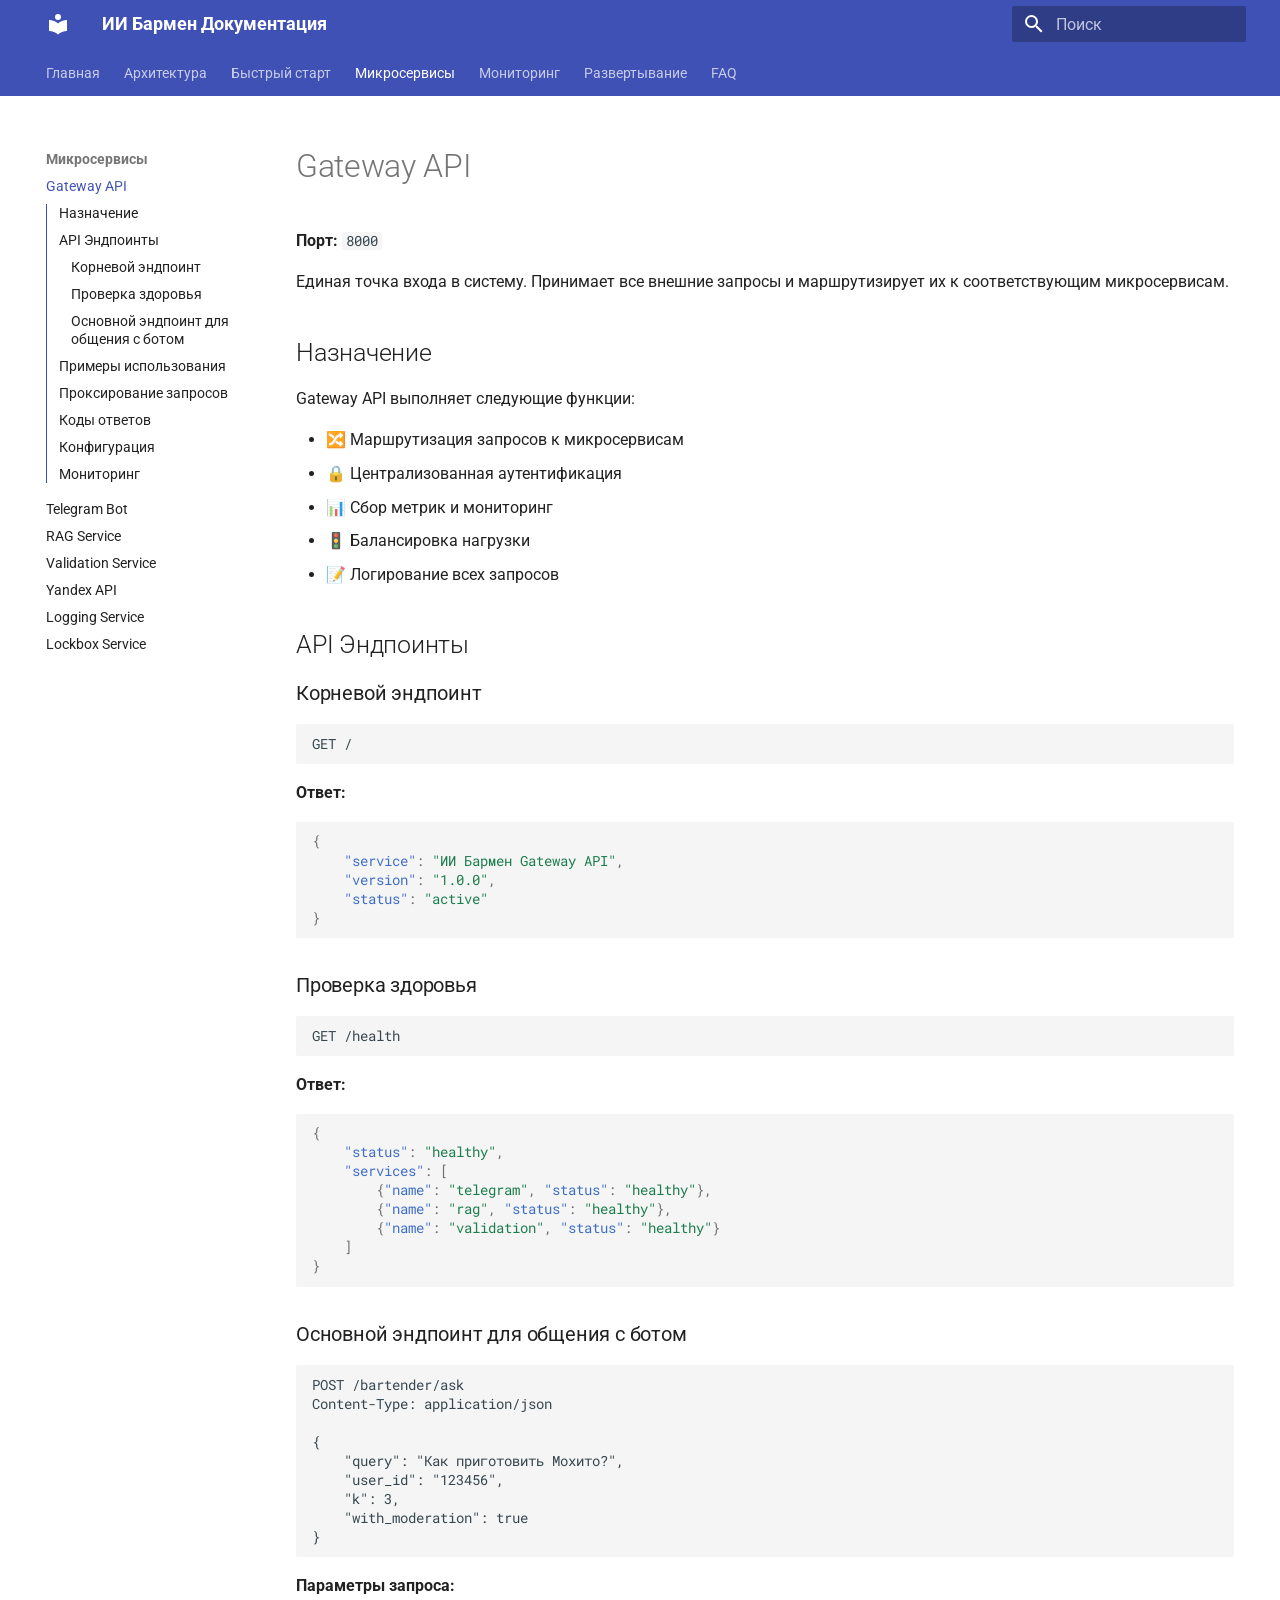
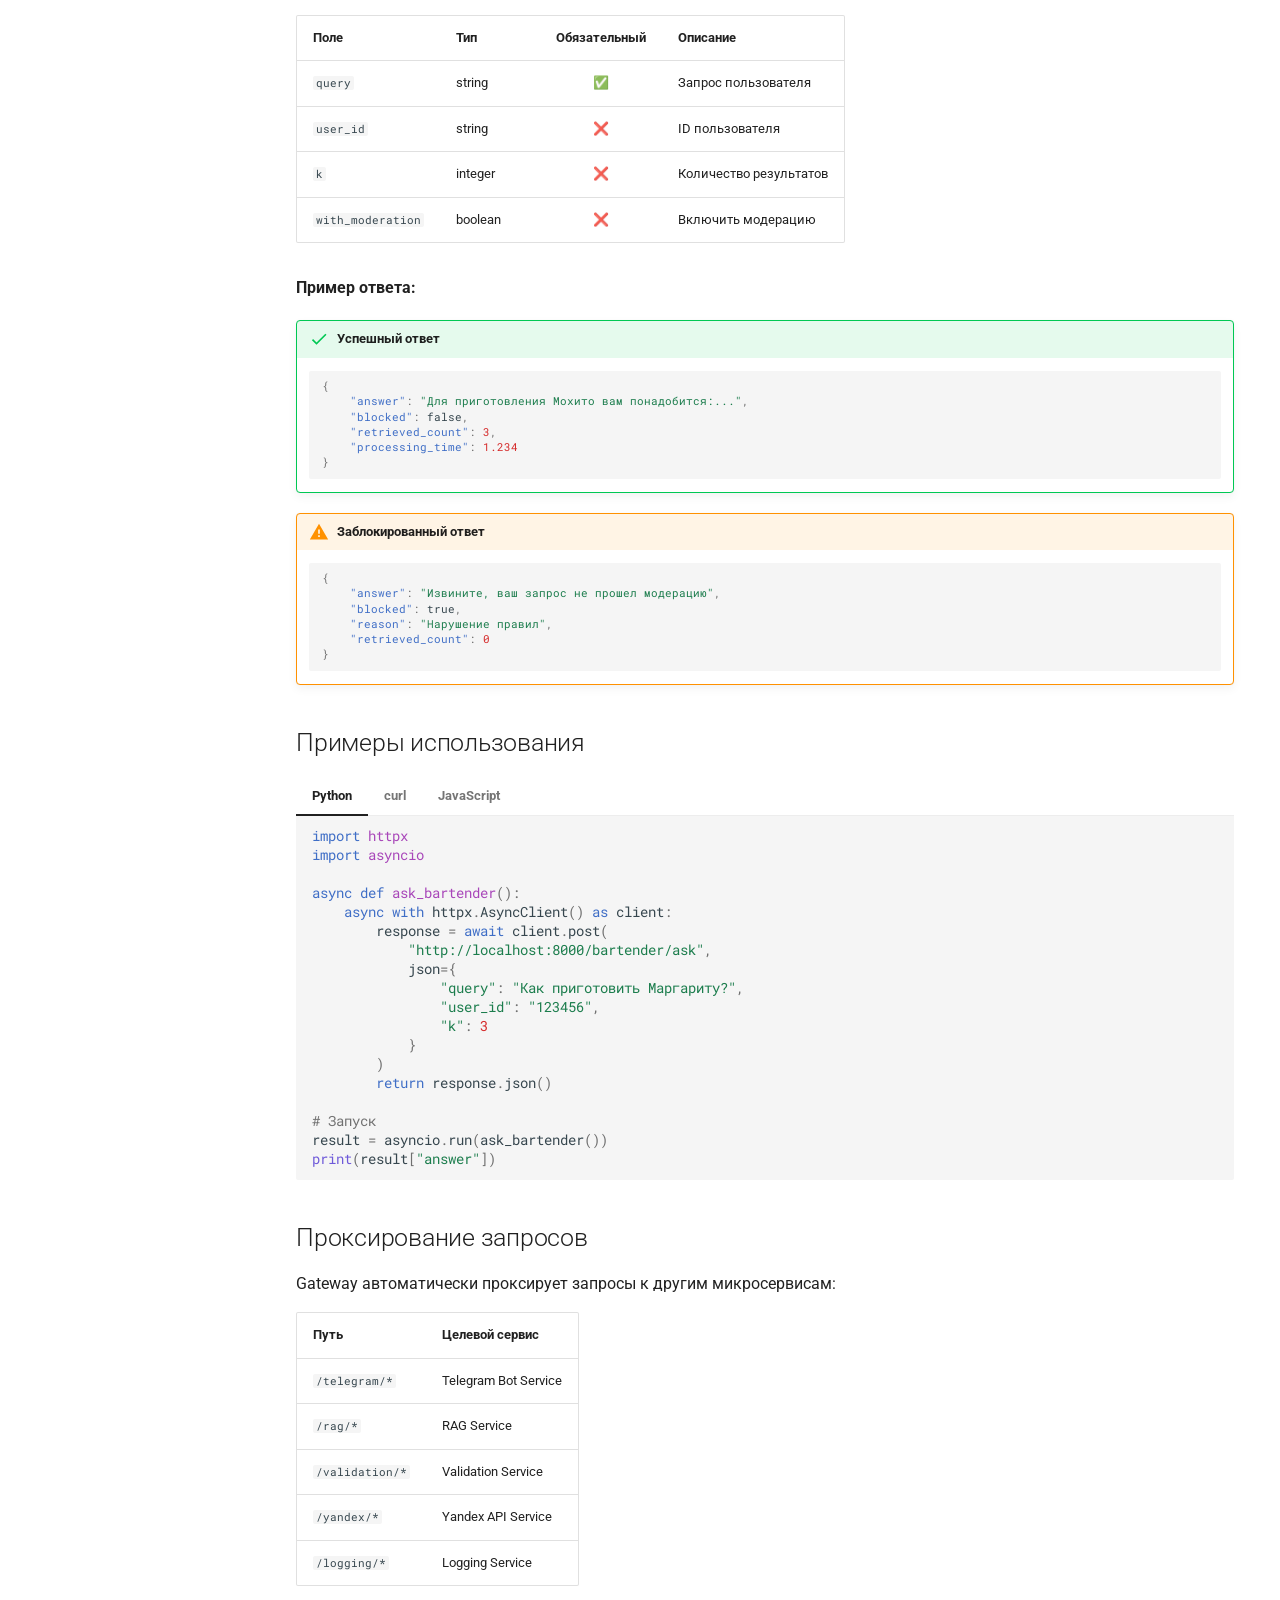
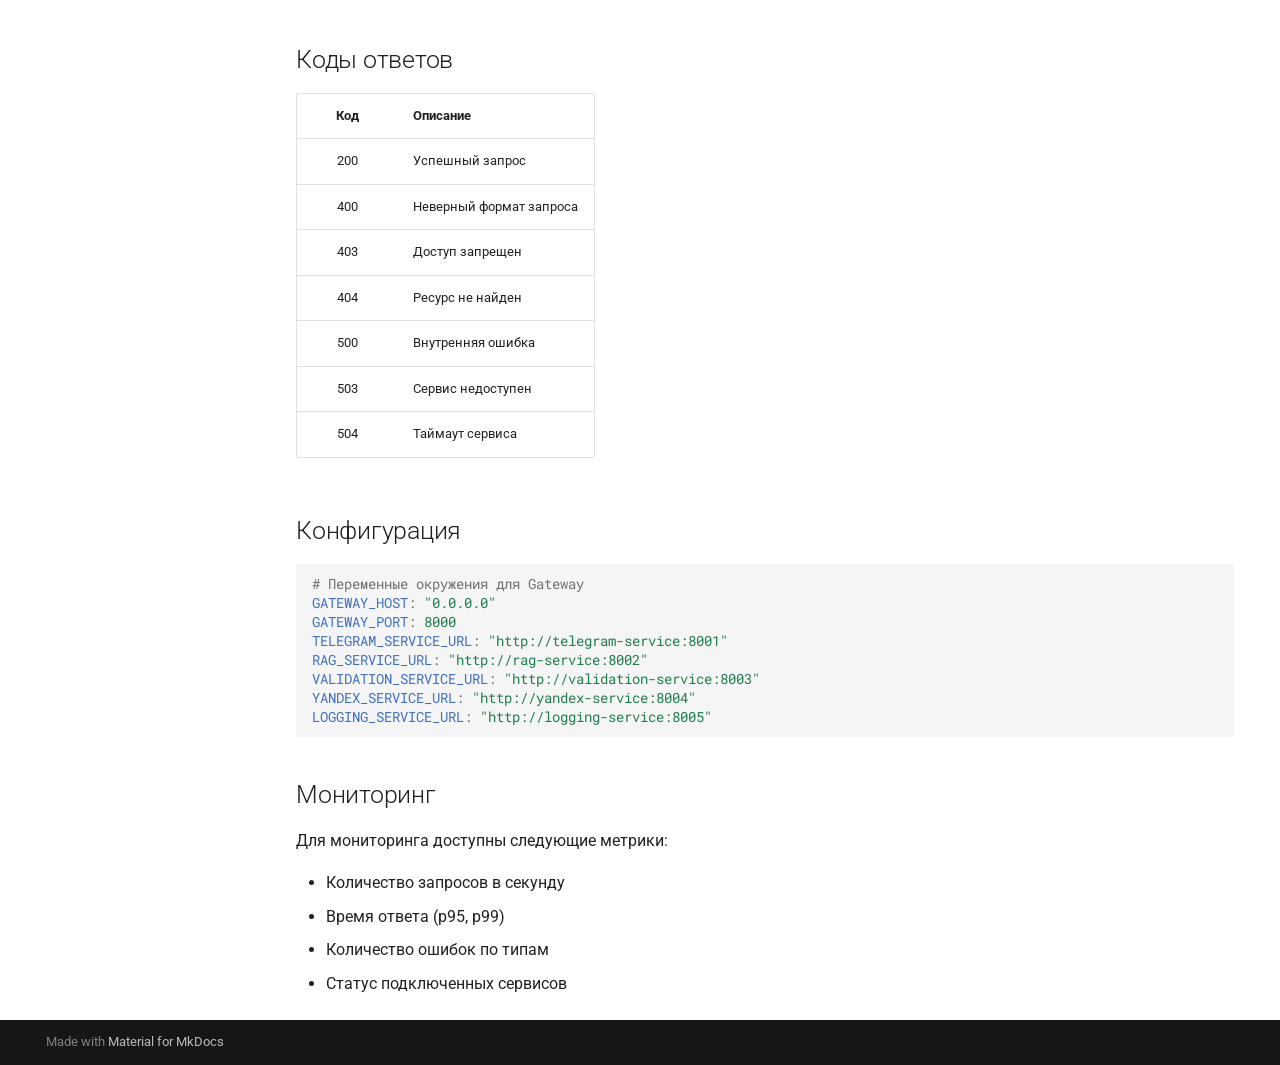
<file: services/gateway/index.html>
<!DOCTYPE html><html lang="ru" class="no-js"><head>
    
      <meta charset="utf-8">
      <meta name="viewport" content="width=device-width,initial-scale=1">
      
        <meta name="description" content="Полная документация микросервисной архитектуры ИИ Бармена">
      
      
        <meta name="author" content="Dzhamilia Fatkullina">
      
      
      
        <link rel="prev" href="../../quickstart/">
      
      
        <link rel="next" href="../telegram/">
      
      
        
      
      
      <link rel="icon" href="../../assets/images/favicon.png">
      <meta name="generator" content="mkdocs-1.6.1, mkdocs-material-9.7.5">
    
    
      
        <title>Gateway API - ИИ Бармен Документация</title>
      
    
    
      <link rel="stylesheet" href="../../assets/stylesheets/main.484c7ddc.min.css">
      
        
        <link rel="stylesheet" href="../../assets/stylesheets/palette.ab4e12ef.min.css">
      
      


    
    
      
    
    
      
        
        
        <link rel="preconnect" href="https://fonts.gstatic.com" crossorigin="">
        <link rel="stylesheet" href="https://fonts.googleapis.com/css?family=Roboto:300,300i,400,400i,700,700i%7CRoboto+Mono:400,400i,700,700i&amp;display=fallback">
        <style>:root{--md-text-font:"Roboto";--md-code-font:"Roboto Mono"}</style>
      
    
    
      <link rel="stylesheet" href="../../assets/stylesheets/extra.css">
    
    <script>__md_scope=new URL("../..",location),__md_hash=e=>[...e].reduce(((e,_)=>(e<<5)-e+_.charCodeAt(0)),0),__md_get=(e,_=localStorage,t=__md_scope)=>JSON.parse(_.getItem(t.pathname+"."+e)),__md_set=(e,_,t=localStorage,a=__md_scope)=>{try{t.setItem(a.pathname+"."+e,JSON.stringify(_))}catch(e){}}</script>
    
      

    
    
  <link href="../../assets/stylesheets/glightbox.min.css" rel="stylesheet"><script src="../../assets/javascripts/glightbox.min.js"></script><style id="glightbox-style">
            html.glightbox-open { overflow: initial; height: 100%; }
            .gslide-title { margin-top: 0px; user-select: text; }
            .gslide-desc { color: #666; user-select: text; }
            .gslide-image img { background: white; }
            .gscrollbar-fixer { padding-right: 15px; }
            .gdesc-inner { font-size: 0.75rem; }
            body[data-md-color-scheme="slate"] .gdesc-inner { background: var(--md-default-bg-color); }
            body[data-md-color-scheme="slate"] .gslide-title { color: var(--md-default-fg-color); }
            body[data-md-color-scheme="slate"] .gslide-desc { color: var(--md-default-fg-color); }
        </style></head>
  
  
    
    
    
    
    
    <body dir="ltr" data-md-color-scheme="default" data-md-color-primary="indigo" data-md-color-accent="deep-orange">
  
    
    <input class="md-toggle" data-md-toggle="drawer" type="checkbox" id="__drawer" autocomplete="off">
    <input class="md-toggle" data-md-toggle="search" type="checkbox" id="__search" autocomplete="off">
    <label class="md-overlay" for="__drawer"></label>
    <div data-md-component="skip">
      
        
        <a href="#gateway-api" class="md-skip">
          Перейти к содержанию
        </a>
      
    </div>
    <div data-md-component="announce">
      
    </div>
    
    
      

<header class="md-header" data-md-component="header">
  <nav class="md-header__inner md-grid" aria-label="Верхний колонтитул">
    <a href="../.." title="ИИ Бармен Документация" class="md-header__button md-logo" aria-label="ИИ Бармен Документация" data-md-component="logo">
      
  
  <svg xmlns="http://www.w3.org/2000/svg" viewBox="0 0 24 24"><path d="M12 8a3 3 0 0 0 3-3 3 3 0 0 0-3-3 3 3 0 0 0-3 3 3 3 0 0 0 3 3m0 3.54C9.64 9.35 6.5 8 3 8v11c3.5 0 6.64 1.35 9 3.54 2.36-2.19 5.5-3.54 9-3.54V8c-3.5 0-6.64 1.35-9 3.54"></path></svg>

    </a>
    <label class="md-header__button md-icon" for="__drawer">
      
      <svg xmlns="http://www.w3.org/2000/svg" viewBox="0 0 24 24"><path d="M3 6h18v2H3zm0 5h18v2H3zm0 5h18v2H3z"></path></svg>
    </label>
    <div class="md-header__title" data-md-component="header-title">
      <div class="md-header__ellipsis">
        <div class="md-header__topic">
          <span class="md-ellipsis">
            ИИ Бармен Документация
          </span>
        </div>
        <div class="md-header__topic" data-md-component="header-topic">
          <span class="md-ellipsis">
            
              Gateway API
            
          </span>
        </div>
      </div>
    </div>
    
      
    
    
    
    
      
      
        <label class="md-header__button md-icon" for="__search">
          
          <svg xmlns="http://www.w3.org/2000/svg" viewBox="0 0 24 24"><path d="M9.5 3A6.5 6.5 0 0 1 16 9.5c0 1.61-.59 3.09-1.56 4.23l.27.27h.79l5 5-1.5 1.5-5-5v-.79l-.27-.27A6.52 6.52 0 0 1 9.5 16 6.5 6.5 0 0 1 3 9.5 6.5 6.5 0 0 1 9.5 3m0 2C7 5 5 7 5 9.5S7 14 9.5 14 14 12 14 9.5 12 5 9.5 5"></path></svg>
        </label>
        <div class="md-search" data-md-component="search" role="dialog">
  <label class="md-search__overlay" for="__search"></label>
  <div class="md-search__inner" role="search">
    <form class="md-search__form" name="search">
      <input type="text" class="md-search__input" name="query" aria-label="Поиск" placeholder="Поиск" autocapitalize="off" autocorrect="off" autocomplete="off" spellcheck="false" data-md-component="search-query" required="">
      <label class="md-search__icon md-icon" for="__search">
        
        <svg xmlns="http://www.w3.org/2000/svg" viewBox="0 0 24 24"><path d="M9.5 3A6.5 6.5 0 0 1 16 9.5c0 1.61-.59 3.09-1.56 4.23l.27.27h.79l5 5-1.5 1.5-5-5v-.79l-.27-.27A6.52 6.52 0 0 1 9.5 16 6.5 6.5 0 0 1 3 9.5 6.5 6.5 0 0 1 9.5 3m0 2C7 5 5 7 5 9.5S7 14 9.5 14 14 12 14 9.5 12 5 9.5 5"></path></svg>
        
        <svg xmlns="http://www.w3.org/2000/svg" viewBox="0 0 24 24"><path d="M20 11v2H8l5.5 5.5-1.42 1.42L4.16 12l7.92-7.92L13.5 5.5 8 11z"></path></svg>
      </label>
      <nav class="md-search__options" aria-label="Поиск">
        
        <button type="reset" class="md-search__icon md-icon" title="Очистить" aria-label="Очистить" tabindex="-1">
          
          <svg xmlns="http://www.w3.org/2000/svg" viewBox="0 0 24 24"><path d="M19 6.41 17.59 5 12 10.59 6.41 5 5 6.41 10.59 12 5 17.59 6.41 19 12 13.41 17.59 19 19 17.59 13.41 12z"></path></svg>
        </button>
      </nav>
      
        <div class="md-search__suggest" data-md-component="search-suggest"></div>
      
    </form>
    <div class="md-search__output">
      <div class="md-search__scrollwrap" tabindex="0" data-md-scrollfix="">
        <div class="md-search-result" data-md-component="search-result">
          <div class="md-search-result__meta">
            Инициализация поиска
          </div>
          <ol class="md-search-result__list" role="presentation"></ol>
        </div>
      </div>
    </div>
  </div>
</div>
      
    
    
  </nav>
  
</header>
    
    <div class="md-container" data-md-component="container">
      
      
        
          
            
<nav class="md-tabs" aria-label="Вкладки" data-md-component="tabs">
  <div class="md-grid">
    <ul class="md-tabs__list">
      
        
  
  
  
  
    <li class="md-tabs__item">
      <a href="../.." class="md-tabs__link">
        
  
  
    
  
  Главная

      </a>
    </li>
  

      
        
  
  
  
  
    <li class="md-tabs__item">
      <a href="../../architecture/" class="md-tabs__link">
        
  
  
    
  
  Архитектура

      </a>
    </li>
  

      
        
  
  
  
  
    <li class="md-tabs__item">
      <a href="../../quickstart/" class="md-tabs__link">
        
  
  
    
  
  Быстрый старт

      </a>
    </li>
  

      
        
  
  
  
    
  
  
    
    
      <li class="md-tabs__item md-tabs__item--active">
        <a href="./" class="md-tabs__link">
          
  
  
  Микросервисы

        </a>
      </li>
    
  

      
        
  
  
  
  
    <li class="md-tabs__item">
      <a href="../../monitoring/" class="md-tabs__link">
        
  
  
    
  
  Мониторинг

      </a>
    </li>
  

      
        
  
  
  
  
    
    
      <li class="md-tabs__item">
        <a href="../../deployment/local/" class="md-tabs__link">
          
  
  
  Развертывание

        </a>
      </li>
    
  

      
        
  
  
  
  
    <li class="md-tabs__item">
      <a href="../../faq/" class="md-tabs__link">
        
  
  
    
  
  FAQ

      </a>
    </li>
  

      
    </ul>
  </div>
</nav>
          
        
      
      <main class="md-main" data-md-component="main">
        <div class="md-main__inner md-grid">
          
            
              
              <div class="md-sidebar md-sidebar--primary" data-md-component="sidebar" data-md-type="navigation">
                <div class="md-sidebar__scrollwrap">
                  <div class="md-sidebar__inner">
                    


  


  

<nav class="md-nav md-nav--primary md-nav--lifted md-nav--integrated" aria-label="Навигация" data-md-level="0">
  <label class="md-nav__title" for="__drawer">
    <a href="../.." title="ИИ Бармен Документация" class="md-nav__button md-logo" aria-label="ИИ Бармен Документация" data-md-component="logo">
      
  
  <svg xmlns="http://www.w3.org/2000/svg" viewBox="0 0 24 24"><path d="M12 8a3 3 0 0 0 3-3 3 3 0 0 0-3-3 3 3 0 0 0-3 3 3 3 0 0 0 3 3m0 3.54C9.64 9.35 6.5 8 3 8v11c3.5 0 6.64 1.35 9 3.54 2.36-2.19 5.5-3.54 9-3.54V8c-3.5 0-6.64 1.35-9 3.54"></path></svg>

    </a>
    ИИ Бармен Документация
  </label>
  
  <ul class="md-nav__list" data-md-scrollfix="">
    
      
      
  
  
  
  
    <li class="md-nav__item">
      <a href="../.." class="md-nav__link">
        
  
  
  <span class="md-ellipsis">
    
  
    Главная
  

    
  </span>
  
  

      </a>
    </li>
  

    
      
      
  
  
  
  
    <li class="md-nav__item">
      <a href="../../architecture/" class="md-nav__link">
        
  
  
  <span class="md-ellipsis">
    
  
    Архитектура
  

    
  </span>
  
  

      </a>
    </li>
  

    
      
      
  
  
  
  
    <li class="md-nav__item">
      <a href="../../quickstart/" class="md-nav__link">
        
  
  
  <span class="md-ellipsis">
    
  
    Быстрый старт
  

    
  </span>
  
  

      </a>
    </li>
  

    
      
      
  
  
    
  
  
  
    
    
    
    
      
        
        
      
      
        
      
    
    
    <li class="md-nav__item md-nav__item--active md-nav__item--section md-nav__item--nested">
      
        
        
        <input class="md-nav__toggle md-toggle " type="checkbox" id="__nav_4" checked="">
        
          
          <label class="md-nav__link" for="__nav_4" id="__nav_4_label" tabindex="">
            
  
  
  <span class="md-ellipsis">
    
  
    Микросервисы
  

    
  </span>
  
  

            <span class="md-nav__icon md-icon"></span>
          </label>
        
        <nav class="md-nav" data-md-level="1" aria-labelledby="__nav_4_label" aria-expanded="true">
          <label class="md-nav__title" for="__nav_4">
            <span class="md-nav__icon md-icon"></span>
            
  
    Микросервисы
  

          </label>
          <ul class="md-nav__list" data-md-scrollfix="">
            
              
                
  
  
    
  
  
  
    <li class="md-nav__item md-nav__item--active">
      
      <input class="md-nav__toggle md-toggle" type="checkbox" id="__toc">
      
      
        
      
      
        <label class="md-nav__link md-nav__link--active" for="__toc">
          
  
  
  <span class="md-ellipsis">
    
  
    Gateway API
  

    
  </span>
  
  

          <span class="md-nav__icon md-icon"></span>
        </label>
      
      <a href="./" class="md-nav__link md-nav__link--active">
        
  
  
  <span class="md-ellipsis">
    
  
    Gateway API
  

    
  </span>
  
  

      </a>
      
        

<nav class="md-nav md-nav--secondary" aria-label="Содержание">
  
  
  
    
  
  
    <label class="md-nav__title" for="__toc">
      <span class="md-nav__icon md-icon"></span>
      Содержание
    </label>
    <ul class="md-nav__list" data-md-component="toc" data-md-scrollfix="">
      
        <li class="md-nav__item">
  <a href="#_1" class="md-nav__link">
    <span class="md-ellipsis">
      
        Назначение
      
    </span>
  </a>
  
</li>
      
        <li class="md-nav__item">
  <a href="#api" class="md-nav__link">
    <span class="md-ellipsis">
      
        API Эндпоинты
      
    </span>
  </a>
  
    <nav class="md-nav" aria-label="API Эндпоинты">
      <ul class="md-nav__list">
        
          <li class="md-nav__item">
  <a href="#_2" class="md-nav__link">
    <span class="md-ellipsis">
      
        Корневой эндпоинт
      
    </span>
  </a>
  
</li>
        
          <li class="md-nav__item">
  <a href="#_3" class="md-nav__link">
    <span class="md-ellipsis">
      
        Проверка здоровья
      
    </span>
  </a>
  
</li>
        
          <li class="md-nav__item">
  <a href="#_4" class="md-nav__link">
    <span class="md-ellipsis">
      
        Основной эндпоинт для общения с ботом
      
    </span>
  </a>
  
</li>
        
      </ul>
    </nav>
  
</li>
      
        <li class="md-nav__item">
  <a href="#_5" class="md-nav__link">
    <span class="md-ellipsis">
      
        Примеры использования
      
    </span>
  </a>
  
</li>
      
        <li class="md-nav__item">
  <a href="#_6" class="md-nav__link">
    <span class="md-ellipsis">
      
        Проксирование запросов
      
    </span>
  </a>
  
</li>
      
        <li class="md-nav__item">
  <a href="#_7" class="md-nav__link">
    <span class="md-ellipsis">
      
        Коды ответов
      
    </span>
  </a>
  
</li>
      
        <li class="md-nav__item">
  <a href="#_8" class="md-nav__link">
    <span class="md-ellipsis">
      
        Конфигурация
      
    </span>
  </a>
  
</li>
      
        <li class="md-nav__item">
  <a href="#_9" class="md-nav__link">
    <span class="md-ellipsis">
      
        Мониторинг
      
    </span>
  </a>
  
</li>
      
    </ul>
  
</nav>
      
    </li>
  

              
            
              
                
  
  
  
  
    <li class="md-nav__item">
      <a href="../telegram/" class="md-nav__link">
        
  
  
  <span class="md-ellipsis">
    
  
    Telegram Bot
  

    
  </span>
  
  

      </a>
    </li>
  

              
            
              
                
  
  
  
  
    <li class="md-nav__item">
      <a href="../rag/" class="md-nav__link">
        
  
  
  <span class="md-ellipsis">
    
  
    RAG Service
  

    
  </span>
  
  

      </a>
    </li>
  

              
            
              
                
  
  
  
  
    <li class="md-nav__item">
      <a href="../validation/" class="md-nav__link">
        
  
  
  <span class="md-ellipsis">
    
  
    Validation Service
  

    
  </span>
  
  

      </a>
    </li>
  

              
            
              
                
  
  
  
  
    <li class="md-nav__item">
      <a href="../yandex/" class="md-nav__link">
        
  
  
  <span class="md-ellipsis">
    
  
    Yandex API
  

    
  </span>
  
  

      </a>
    </li>
  

              
            
              
                
  
  
  
  
    <li class="md-nav__item">
      <a href="../logging/" class="md-nav__link">
        
  
  
  <span class="md-ellipsis">
    
  
    Logging Service
  

    
  </span>
  
  

      </a>
    </li>
  

              
            
              
                
  
  
  
  
    <li class="md-nav__item">
      <a href="../lockbox/" class="md-nav__link">
        
  
  
  <span class="md-ellipsis">
    
  
    Lockbox Service
  

    
  </span>
  
  

      </a>
    </li>
  

              
            
          </ul>
        </nav>
      
    </li>
  

    
      
      
  
  
  
  
    <li class="md-nav__item">
      <a href="../../monitoring/" class="md-nav__link">
        
  
  
  <span class="md-ellipsis">
    
  
    Мониторинг
  

    
  </span>
  
  

      </a>
    </li>
  

    
      
      
  
  
  
  
    
    
    
    
      
      
        
      
    
    
    <li class="md-nav__item md-nav__item--nested">
      
        
        
        <input class="md-nav__toggle md-toggle " type="checkbox" id="__nav_6">
        
          
          <label class="md-nav__link" for="__nav_6" id="__nav_6_label" tabindex="0">
            
  
  
  <span class="md-ellipsis">
    
  
    Развертывание
  

    
  </span>
  
  

            <span class="md-nav__icon md-icon"></span>
          </label>
        
        <nav class="md-nav" data-md-level="1" aria-labelledby="__nav_6_label" aria-expanded="false">
          <label class="md-nav__title" for="__nav_6">
            <span class="md-nav__icon md-icon"></span>
            
  
    Развертывание
  

          </label>
          <ul class="md-nav__list" data-md-scrollfix="">
            
              
                
  
  
  
  
    <li class="md-nav__item">
      <a href="../../deployment/local/" class="md-nav__link">
        
  
  
  <span class="md-ellipsis">
    
  
    Локально
  

    
  </span>
  
  

      </a>
    </li>
  

              
            
              
                
  
  
  
  
    <li class="md-nav__item">
      <a href="../../deployment/yandex-cloud/" class="md-nav__link">
        
  
  
  <span class="md-ellipsis">
    
  
    Yandex Cloud
  

    
  </span>
  
  

      </a>
    </li>
  

              
            
          </ul>
        </nav>
      
    </li>
  

    
      
      
  
  
  
  
    <li class="md-nav__item">
      <a href="../../faq/" class="md-nav__link">
        
  
  
  <span class="md-ellipsis">
    
  
    FAQ
  

    
  </span>
  
  

      </a>
    </li>
  

    
  </ul>
</nav>
                  </div>
                </div>
              </div>
            
            
          
          
            <div class="md-content" data-md-component="content">
              
              <article class="md-content__inner md-typeset">
                
                  



<h1 id="gateway-api">Gateway API</h1>
<p><strong>Порт:</strong> <code>8000</code></p>
<p>Единая точка входа в систему. Принимает все внешние запросы и маршрутизирует их к соответствующим микросервисам.</p>
<h2 id="_1">Назначение</h2>
<p>Gateway API выполняет следующие функции:</p>
<ul>
<li>🔀 Маршрутизация запросов к микросервисам</li>
<li>🔒 Централизованная аутентификация</li>
<li>📊 Сбор метрик и мониторинг</li>
<li>🚦 Балансировка нагрузки</li>
<li>📝 Логирование всех запросов</li>
</ul>
<h2 id="api">API Эндпоинты</h2>
<h3 id="_2">Корневой эндпоинт</h3>
<div class="highlight"><pre><span></span><code><span class="err">GET /</span>
</code></pre></div>
<p><strong>Ответ:</strong>
</p><div class="highlight"><pre><span></span><code><span class="p">{</span>
<span class="w">    </span><span class="nt">"service"</span><span class="p">:</span><span class="w"> </span><span class="s2">"ИИ Бармен Gateway API"</span><span class="p">,</span>
<span class="w">    </span><span class="nt">"version"</span><span class="p">:</span><span class="w"> </span><span class="s2">"1.0.0"</span><span class="p">,</span>
<span class="w">    </span><span class="nt">"status"</span><span class="p">:</span><span class="w"> </span><span class="s2">"active"</span>
<span class="p">}</span>
</code></pre></div><p></p>
<h3 id="_3">Проверка здоровья</h3>
<div class="highlight"><pre><span></span><code><span class="err">GET /health</span>
</code></pre></div>
<p><strong>Ответ:</strong>
</p><div class="highlight"><pre><span></span><code><span class="p">{</span>
<span class="w">    </span><span class="nt">"status"</span><span class="p">:</span><span class="w"> </span><span class="s2">"healthy"</span><span class="p">,</span>
<span class="w">    </span><span class="nt">"services"</span><span class="p">:</span><span class="w"> </span><span class="p">[</span>
<span class="w">        </span><span class="p">{</span><span class="nt">"name"</span><span class="p">:</span><span class="w"> </span><span class="s2">"telegram"</span><span class="p">,</span><span class="w"> </span><span class="nt">"status"</span><span class="p">:</span><span class="w"> </span><span class="s2">"healthy"</span><span class="p">},</span>
<span class="w">        </span><span class="p">{</span><span class="nt">"name"</span><span class="p">:</span><span class="w"> </span><span class="s2">"rag"</span><span class="p">,</span><span class="w"> </span><span class="nt">"status"</span><span class="p">:</span><span class="w"> </span><span class="s2">"healthy"</span><span class="p">},</span>
<span class="w">        </span><span class="p">{</span><span class="nt">"name"</span><span class="p">:</span><span class="w"> </span><span class="s2">"validation"</span><span class="p">,</span><span class="w"> </span><span class="nt">"status"</span><span class="p">:</span><span class="w"> </span><span class="s2">"healthy"</span><span class="p">}</span>
<span class="w">    </span><span class="p">]</span>
<span class="p">}</span>
</code></pre></div><p></p>
<h3 id="_4">Основной эндпоинт для общения с ботом</h3>
<div class="highlight"><pre><span></span><code><span class="err">POST /bartender/ask</span>
<span class="err">Content-Type: application/json</span>

<span class="err">{</span>
<span class="err">    "query": "Как приготовить Мохито?",</span>
<span class="err">    "user_id": "123456",</span>
<span class="err">    "k": 3,</span>
<span class="err">    "with_moderation": true</span>
<span class="err">}</span>
</code></pre></div>
<p><strong>Параметры запроса:</strong></p>
<table>
<thead>
<tr>
<th style="text-align: left;">Поле</th>
<th style="text-align: left;">Тип</th>
<th style="text-align: center;">Обязательный</th>
<th style="text-align: left;">Описание</th>
</tr>
</thead>
<tbody>
<tr>
<td style="text-align: left;"><code>query</code></td>
<td style="text-align: left;">string</td>
<td style="text-align: center;">✅</td>
<td style="text-align: left;">Запрос пользователя</td>
</tr>
<tr>
<td style="text-align: left;"><code>user_id</code></td>
<td style="text-align: left;">string</td>
<td style="text-align: center;">❌</td>
<td style="text-align: left;">ID пользователя</td>
</tr>
<tr>
<td style="text-align: left;"><code>k</code></td>
<td style="text-align: left;">integer</td>
<td style="text-align: center;">❌</td>
<td style="text-align: left;">Количество результатов</td>
</tr>
<tr>
<td style="text-align: left;"><code>with_moderation</code></td>
<td style="text-align: left;">boolean</td>
<td style="text-align: center;">❌</td>
<td style="text-align: left;">Включить модерацию</td>
</tr>
</tbody>
</table>
<p><strong>Пример ответа:</strong></p>
<div class="admonition success">
<p class="admonition-title">Успешный ответ</p>
<div class="highlight"><pre><span></span><code><span class="p">{</span>
<span class="w">    </span><span class="nt">"answer"</span><span class="p">:</span><span class="w"> </span><span class="s2">"Для приготовления Мохито вам понадобится:..."</span><span class="p">,</span>
<span class="w">    </span><span class="nt">"blocked"</span><span class="p">:</span><span class="w"> </span><span class="kc">false</span><span class="p">,</span>
<span class="w">    </span><span class="nt">"retrieved_count"</span><span class="p">:</span><span class="w"> </span><span class="mi">3</span><span class="p">,</span>
<span class="w">    </span><span class="nt">"processing_time"</span><span class="p">:</span><span class="w"> </span><span class="mf">1.234</span>
<span class="p">}</span>
</code></pre></div>
</div>
<div class="admonition warning">
<p class="admonition-title">Заблокированный ответ</p>
<div class="highlight"><pre><span></span><code><span class="p">{</span>
<span class="w">    </span><span class="nt">"answer"</span><span class="p">:</span><span class="w"> </span><span class="s2">"Извините, ваш запрос не прошел модерацию"</span><span class="p">,</span>
<span class="w">    </span><span class="nt">"blocked"</span><span class="p">:</span><span class="w"> </span><span class="kc">true</span><span class="p">,</span>
<span class="w">    </span><span class="nt">"reason"</span><span class="p">:</span><span class="w"> </span><span class="s2">"Нарушение правил"</span><span class="p">,</span>
<span class="w">    </span><span class="nt">"retrieved_count"</span><span class="p">:</span><span class="w"> </span><span class="mi">0</span>
<span class="p">}</span>
</code></pre></div>
</div>
<h2 id="_5">Примеры использования</h2>
<div class="tabbed-set tabbed-alternate" data-tabs="1:3"><input checked="checked" id="__tabbed_1_1" name="__tabbed_1" type="radio"><input id="__tabbed_1_2" name="__tabbed_1" type="radio"><input id="__tabbed_1_3" name="__tabbed_1" type="radio"><div class="tabbed-labels"><label for="__tabbed_1_1">Python</label><label for="__tabbed_1_2">curl</label><label for="__tabbed_1_3">JavaScript</label></div>
<div class="tabbed-content">
<div class="tabbed-block">
<div class="highlight"><pre><span></span><code><span class="kn">import</span> <span class="nn">httpx</span>
<span class="kn">import</span> <span class="nn">asyncio</span>

<span class="k">async</span> <span class="k">def</span> <span class="nf">ask_bartender</span><span class="p">():</span>
    <span class="k">async</span> <span class="k">with</span> <span class="n">httpx</span><span class="o">.</span><span class="n">AsyncClient</span><span class="p">()</span> <span class="k">as</span> <span class="n">client</span><span class="p">:</span>
        <span class="n">response</span> <span class="o">=</span> <span class="k">await</span> <span class="n">client</span><span class="o">.</span><span class="n">post</span><span class="p">(</span>
            <span class="s2">"http://localhost:8000/bartender/ask"</span><span class="p">,</span>
            <span class="n">json</span><span class="o">=</span><span class="p">{</span>
                <span class="s2">"query"</span><span class="p">:</span> <span class="s2">"Как приготовить Маргариту?"</span><span class="p">,</span>
                <span class="s2">"user_id"</span><span class="p">:</span> <span class="s2">"123456"</span><span class="p">,</span>
                <span class="s2">"k"</span><span class="p">:</span> <span class="mi">3</span>
            <span class="p">}</span>
        <span class="p">)</span>
        <span class="k">return</span> <span class="n">response</span><span class="o">.</span><span class="n">json</span><span class="p">()</span>

<span class="c1"># Запуск</span>
<span class="n">result</span> <span class="o">=</span> <span class="n">asyncio</span><span class="o">.</span><span class="n">run</span><span class="p">(</span><span class="n">ask_bartender</span><span class="p">())</span>
<span class="nb">print</span><span class="p">(</span><span class="n">result</span><span class="p">[</span><span class="s2">"answer"</span><span class="p">])</span>
</code></pre></div>
</div>
<div class="tabbed-block">
<div class="highlight"><pre><span></span><code>curl<span class="w"> </span>-X<span class="w"> </span>POST<span class="w"> </span>http://localhost:8000/bartender/ask<span class="w"> </span><span class="se">\</span>
<span class="w">  </span>-H<span class="w"> </span><span class="s2">"Content-Type: application/json"</span><span class="w"> </span><span class="se">\</span>
<span class="w">  </span>-d<span class="w"> </span><span class="s1">'{</span>
<span class="s1">    "query": "Как приготовить Маргариту?",</span>
<span class="s1">    "user_id": "123456",</span>
<span class="s1">    "k": 3</span>
<span class="s1">  }'</span>
</code></pre></div>
</div>
<div class="tabbed-block">
<div class="highlight"><pre><span></span><code><span class="nx">fetch</span><span class="p">(</span><span class="s1">'http://localhost:8000/bartender/ask'</span><span class="p">,</span><span class="w"> </span><span class="p">{</span>
<span class="w">  </span><span class="nx">method</span><span class="o">:</span><span class="w"> </span><span class="s1">'POST'</span><span class="p">,</span>
<span class="w">  </span><span class="nx">headers</span><span class="o">:</span><span class="w"> </span><span class="p">{</span><span class="w"> </span><span class="s1">'Content-Type'</span><span class="o">:</span><span class="w"> </span><span class="s1">'application/json'</span><span class="w"> </span><span class="p">},</span>
<span class="w">  </span><span class="nx">body</span><span class="o">:</span><span class="w"> </span><span class="nb">JSON</span><span class="p">.</span><span class="nx">stringify</span><span class="p">({</span>
<span class="w">    </span><span class="nx">query</span><span class="o">:</span><span class="w"> </span><span class="s1">'Как приготовить Маргариту?'</span><span class="p">,</span>
<span class="w">    </span><span class="nx">user_id</span><span class="o">:</span><span class="w"> </span><span class="s1">'123456'</span><span class="p">,</span>
<span class="w">    </span><span class="nx">k</span><span class="o">:</span><span class="w"> </span><span class="mf">3</span>
<span class="w">  </span><span class="p">})</span>
<span class="p">})</span>
<span class="p">.</span><span class="nx">then</span><span class="p">(</span><span class="nx">response</span><span class="w"> </span><span class="p">=&gt;</span><span class="w"> </span><span class="nx">response</span><span class="p">.</span><span class="nx">json</span><span class="p">())</span>
<span class="p">.</span><span class="nx">then</span><span class="p">(</span><span class="nx">data</span><span class="w"> </span><span class="p">=&gt;</span><span class="w"> </span><span class="nx">console</span><span class="p">.</span><span class="nx">log</span><span class="p">(</span><span class="nx">data</span><span class="p">.</span><span class="nx">answer</span><span class="p">));</span>
</code></pre></div>
</div>
</div>
</div>
<h2 id="_6">Проксирование запросов</h2>
<p>Gateway автоматически проксирует запросы к другим микросервисам:</p>
<table>
<thead>
<tr>
<th style="text-align: left;">Путь</th>
<th style="text-align: left;">Целевой сервис</th>
</tr>
</thead>
<tbody>
<tr>
<td style="text-align: left;"><code>/telegram/*</code></td>
<td style="text-align: left;">Telegram Bot Service</td>
</tr>
<tr>
<td style="text-align: left;"><code>/rag/*</code></td>
<td style="text-align: left;">RAG Service</td>
</tr>
<tr>
<td style="text-align: left;"><code>/validation/*</code></td>
<td style="text-align: left;">Validation Service</td>
</tr>
<tr>
<td style="text-align: left;"><code>/yandex/*</code></td>
<td style="text-align: left;">Yandex API Service</td>
</tr>
<tr>
<td style="text-align: left;"><code>/logging/*</code></td>
<td style="text-align: left;">Logging Service</td>
</tr>
</tbody>
</table>
<h2 id="_7">Коды ответов</h2>
<table>
<thead>
<tr>
<th style="text-align: center;">Код</th>
<th style="text-align: left;">Описание</th>
</tr>
</thead>
<tbody>
<tr>
<td style="text-align: center;">200</td>
<td style="text-align: left;">Успешный запрос</td>
</tr>
<tr>
<td style="text-align: center;">400</td>
<td style="text-align: left;">Неверный формат запроса</td>
</tr>
<tr>
<td style="text-align: center;">403</td>
<td style="text-align: left;">Доступ запрещен</td>
</tr>
<tr>
<td style="text-align: center;">404</td>
<td style="text-align: left;">Ресурс не найден</td>
</tr>
<tr>
<td style="text-align: center;">500</td>
<td style="text-align: left;">Внутренняя ошибка</td>
</tr>
<tr>
<td style="text-align: center;">503</td>
<td style="text-align: left;">Сервис недоступен</td>
</tr>
<tr>
<td style="text-align: center;">504</td>
<td style="text-align: left;">Таймаут сервиса</td>
</tr>
</tbody>
</table>
<h2 id="_8">Конфигурация</h2>
<div class="highlight"><pre><span></span><code><span class="c1"># Переменные окружения для Gateway</span>
<span class="nt">GATEWAY_HOST</span><span class="p">:</span><span class="w"> </span><span class="s">"0.0.0.0"</span>
<span class="nt">GATEWAY_PORT</span><span class="p">:</span><span class="w"> </span><span class="l l-Scalar l-Scalar-Plain">8000</span>
<span class="nt">TELEGRAM_SERVICE_URL</span><span class="p">:</span><span class="w"> </span><span class="s">"http://telegram-service:8001"</span>
<span class="nt">RAG_SERVICE_URL</span><span class="p">:</span><span class="w"> </span><span class="s">"http://rag-service:8002"</span>
<span class="nt">VALIDATION_SERVICE_URL</span><span class="p">:</span><span class="w"> </span><span class="s">"http://validation-service:8003"</span>
<span class="nt">YANDEX_SERVICE_URL</span><span class="p">:</span><span class="w"> </span><span class="s">"http://yandex-service:8004"</span>
<span class="nt">LOGGING_SERVICE_URL</span><span class="p">:</span><span class="w"> </span><span class="s">"http://logging-service:8005"</span>
</code></pre></div>
<h2 id="_9">Мониторинг</h2>
<p>Для мониторинга доступны следующие метрики:</p>
<ul>
<li>Количество запросов в секунду</li>
<li>Время ответа (p95, p99)</li>
<li>Количество ошибок по типам</li>
<li>Статус подключенных сервисов</li>
</ul>












                
              </article>
            </div>
          
          
  <script>var tabs=__md_get("__tabs");if(Array.isArray(tabs))e:for(var set of document.querySelectorAll(".tabbed-set")){var labels=set.querySelector(".tabbed-labels");for(var tab of tabs)for(var label of labels.getElementsByTagName("label"))if(label.innerText.trim()===tab){var input=document.getElementById(label.htmlFor);input.checked=!0;continue e}}</script>

<script>var target=document.getElementById(location.hash.slice(1));target&&target.name&&(target.checked=target.name.startsWith("__tabbed_"))</script>
        </div>
        
      </main>
      
        <footer class="md-footer">
  
  <div class="md-footer-meta md-typeset">
    <div class="md-footer-meta__inner md-grid">
      <div class="md-copyright">
  
  
    Made with
    <a href="https://squidfunk.github.io/mkdocs-material/" target="_blank" rel="noopener">
      Material for MkDocs
    </a>
  
</div>
      
    </div>
  </div>
</footer>
      
    </div>
    <div class="md-dialog" data-md-component="dialog">
      <div class="md-dialog__inner md-typeset"></div>
    </div>
    
    
    
      
      
      <script id="__config" type="application/json">{"annotate": null, "base": "../..", "features": ["navigation.tabs", "navigation.sections", "toc.integrate", "search.suggest", "search.highlight", "content.tabs.link", "content.code.annotate"], "search": "../../assets/javascripts/workers/search.2c215733.min.js", "tags": null, "translations": {"clipboard.copied": "\u0421\u043a\u043e\u043f\u0438\u0440\u043e\u0432\u0430\u043d\u043e \u0432 \u0431\u0443\u0444\u0435\u0440", "clipboard.copy": "\u041a\u043e\u043f\u0438\u0440\u043e\u0432\u0430\u0442\u044c \u0432 \u0431\u0443\u0444\u0435\u0440", "search.result.more.one": "\u0415\u0449\u0451 1 \u043d\u0430 \u044d\u0442\u043e\u0439 \u0441\u0442\u0440\u0430\u043d\u0438\u0446\u0435", "search.result.more.other": "\u0415\u0449\u0451 # \u043d\u0430 \u044d\u0442\u043e\u0439 \u0441\u0442\u0440\u0430\u043d\u0438\u0446\u0435", "search.result.none": "\u0421\u043e\u0432\u043f\u0430\u0434\u0435\u043d\u0438\u0439 \u043d\u0435 \u043d\u0430\u0439\u0434\u0435\u043d\u043e", "search.result.one": "\u041d\u0430\u0439\u0434\u0435\u043d\u043e 1 \u0441\u043e\u0432\u043f\u0430\u0434\u0435\u043d\u0438\u0435", "search.result.other": "\u041d\u0430\u0439\u0434\u0435\u043d\u043e \u0441\u043e\u0432\u043f\u0430\u0434\u0435\u043d\u0438\u0439: #", "search.result.placeholder": "\u041d\u0430\u0447\u043d\u0438\u0442\u0435 \u043f\u0435\u0447\u0430\u0442\u0430\u0442\u044c \u0434\u043b\u044f \u043f\u043e\u0438\u0441\u043a\u0430", "search.result.term.missing": "\u041e\u0442\u0441\u0443\u0442\u0441\u0442\u0432\u0443\u0435\u0442", "select.version": "\u0412\u044b\u0431\u0435\u0440\u0438\u0442\u0435 \u0432\u0435\u0440\u0441\u0438\u044e"}, "version": null}</script>
    
    
      <script src="../../assets/javascripts/bundle.79ae519e.min.js"></script>
      
    
  
<script id="init-glightbox">const lightbox = GLightbox({"touchNavigation": true, "loop": false, "zoomable": true, "draggable": true, "openEffect": "zoom", "closeEffect": "zoom", "slideEffect": "slide"});
document$.subscribe(()=>{ lightbox.reload(); });
</script></body></html>
</file>
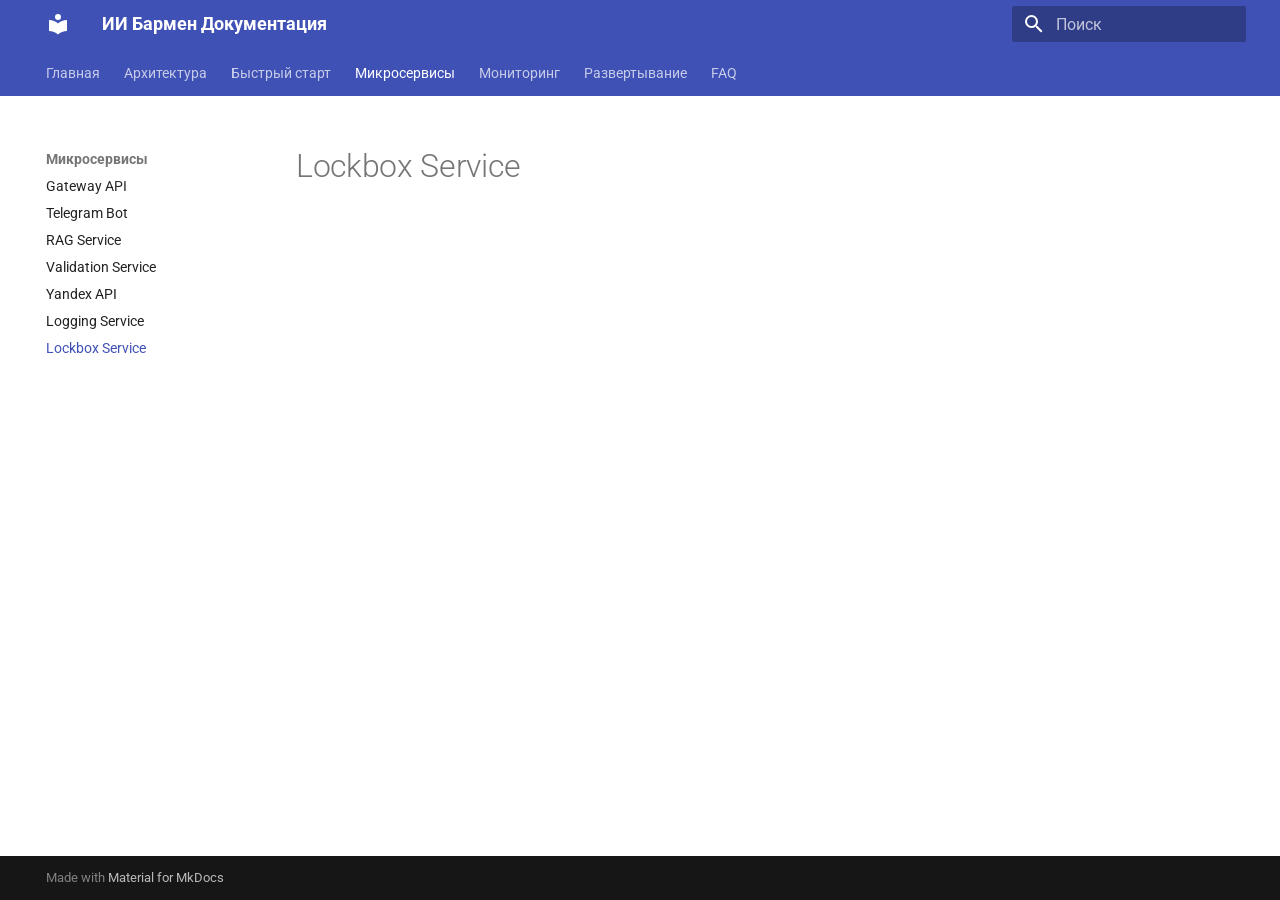
<file: services/lockbox/index.html>
<!DOCTYPE html><html lang="ru" class="no-js"><head>
    
      <meta charset="utf-8">
      <meta name="viewport" content="width=device-width,initial-scale=1">
      
        <meta name="description" content="Полная документация микросервисной архитектуры ИИ Бармена">
      
      
        <meta name="author" content="Dzhamilia Fatkullina">
      
      
      
        <link rel="prev" href="../logging/">
      
      
        <link rel="next" href="../../monitoring/">
      
      
        
      
      
      <link rel="icon" href="../../assets/images/favicon.png">
      <meta name="generator" content="mkdocs-1.6.1, mkdocs-material-9.7.5">
    
    
      
        <title>Lockbox Service - ИИ Бармен Документация</title>
      
    
    
      <link rel="stylesheet" href="../../assets/stylesheets/main.484c7ddc.min.css">
      
        
        <link rel="stylesheet" href="../../assets/stylesheets/palette.ab4e12ef.min.css">
      
      


    
    
      
    
    
      
        
        
        <link rel="preconnect" href="https://fonts.gstatic.com" crossorigin="">
        <link rel="stylesheet" href="https://fonts.googleapis.com/css?family=Roboto:300,300i,400,400i,700,700i%7CRoboto+Mono:400,400i,700,700i&amp;display=fallback">
        <style>:root{--md-text-font:"Roboto";--md-code-font:"Roboto Mono"}</style>
      
    
    
      <link rel="stylesheet" href="../../assets/stylesheets/extra.css">
    
    <script>__md_scope=new URL("../..",location),__md_hash=e=>[...e].reduce(((e,_)=>(e<<5)-e+_.charCodeAt(0)),0),__md_get=(e,_=localStorage,t=__md_scope)=>JSON.parse(_.getItem(t.pathname+"."+e)),__md_set=(e,_,t=localStorage,a=__md_scope)=>{try{t.setItem(a.pathname+"."+e,JSON.stringify(_))}catch(e){}}</script>
    
      

    
    
  <link href="../../assets/stylesheets/glightbox.min.css" rel="stylesheet"><script src="../../assets/javascripts/glightbox.min.js"></script><style id="glightbox-style">
            html.glightbox-open { overflow: initial; height: 100%; }
            .gslide-title { margin-top: 0px; user-select: text; }
            .gslide-desc { color: #666; user-select: text; }
            .gslide-image img { background: white; }
            .gscrollbar-fixer { padding-right: 15px; }
            .gdesc-inner { font-size: 0.75rem; }
            body[data-md-color-scheme="slate"] .gdesc-inner { background: var(--md-default-bg-color); }
            body[data-md-color-scheme="slate"] .gslide-title { color: var(--md-default-fg-color); }
            body[data-md-color-scheme="slate"] .gslide-desc { color: var(--md-default-fg-color); }
        </style></head>
  
  
    
    
    
    
    
    <body dir="ltr" data-md-color-scheme="default" data-md-color-primary="indigo" data-md-color-accent="deep-orange">
  
    
    <input class="md-toggle" data-md-toggle="drawer" type="checkbox" id="__drawer" autocomplete="off">
    <input class="md-toggle" data-md-toggle="search" type="checkbox" id="__search" autocomplete="off">
    <label class="md-overlay" for="__drawer"></label>
    <div data-md-component="skip">
      
        
        <a href="#lockbox-service" class="md-skip">
          Перейти к содержанию
        </a>
      
    </div>
    <div data-md-component="announce">
      
    </div>
    
    
      

<header class="md-header" data-md-component="header">
  <nav class="md-header__inner md-grid" aria-label="Верхний колонтитул">
    <a href="../.." title="ИИ Бармен Документация" class="md-header__button md-logo" aria-label="ИИ Бармен Документация" data-md-component="logo">
      
  
  <svg xmlns="http://www.w3.org/2000/svg" viewBox="0 0 24 24"><path d="M12 8a3 3 0 0 0 3-3 3 3 0 0 0-3-3 3 3 0 0 0-3 3 3 3 0 0 0 3 3m0 3.54C9.64 9.35 6.5 8 3 8v11c3.5 0 6.64 1.35 9 3.54 2.36-2.19 5.5-3.54 9-3.54V8c-3.5 0-6.64 1.35-9 3.54"></path></svg>

    </a>
    <label class="md-header__button md-icon" for="__drawer">
      
      <svg xmlns="http://www.w3.org/2000/svg" viewBox="0 0 24 24"><path d="M3 6h18v2H3zm0 5h18v2H3zm0 5h18v2H3z"></path></svg>
    </label>
    <div class="md-header__title" data-md-component="header-title">
      <div class="md-header__ellipsis">
        <div class="md-header__topic">
          <span class="md-ellipsis">
            ИИ Бармен Документация
          </span>
        </div>
        <div class="md-header__topic" data-md-component="header-topic">
          <span class="md-ellipsis">
            
              Lockbox Service
            
          </span>
        </div>
      </div>
    </div>
    
      
    
    
    
    
      
      
        <label class="md-header__button md-icon" for="__search">
          
          <svg xmlns="http://www.w3.org/2000/svg" viewBox="0 0 24 24"><path d="M9.5 3A6.5 6.5 0 0 1 16 9.5c0 1.61-.59 3.09-1.56 4.23l.27.27h.79l5 5-1.5 1.5-5-5v-.79l-.27-.27A6.52 6.52 0 0 1 9.5 16 6.5 6.5 0 0 1 3 9.5 6.5 6.5 0 0 1 9.5 3m0 2C7 5 5 7 5 9.5S7 14 9.5 14 14 12 14 9.5 12 5 9.5 5"></path></svg>
        </label>
        <div class="md-search" data-md-component="search" role="dialog">
  <label class="md-search__overlay" for="__search"></label>
  <div class="md-search__inner" role="search">
    <form class="md-search__form" name="search">
      <input type="text" class="md-search__input" name="query" aria-label="Поиск" placeholder="Поиск" autocapitalize="off" autocorrect="off" autocomplete="off" spellcheck="false" data-md-component="search-query" required="">
      <label class="md-search__icon md-icon" for="__search">
        
        <svg xmlns="http://www.w3.org/2000/svg" viewBox="0 0 24 24"><path d="M9.5 3A6.5 6.5 0 0 1 16 9.5c0 1.61-.59 3.09-1.56 4.23l.27.27h.79l5 5-1.5 1.5-5-5v-.79l-.27-.27A6.52 6.52 0 0 1 9.5 16 6.5 6.5 0 0 1 3 9.5 6.5 6.5 0 0 1 9.5 3m0 2C7 5 5 7 5 9.5S7 14 9.5 14 14 12 14 9.5 12 5 9.5 5"></path></svg>
        
        <svg xmlns="http://www.w3.org/2000/svg" viewBox="0 0 24 24"><path d="M20 11v2H8l5.5 5.5-1.42 1.42L4.16 12l7.92-7.92L13.5 5.5 8 11z"></path></svg>
      </label>
      <nav class="md-search__options" aria-label="Поиск">
        
        <button type="reset" class="md-search__icon md-icon" title="Очистить" aria-label="Очистить" tabindex="-1">
          
          <svg xmlns="http://www.w3.org/2000/svg" viewBox="0 0 24 24"><path d="M19 6.41 17.59 5 12 10.59 6.41 5 5 6.41 10.59 12 5 17.59 6.41 19 12 13.41 17.59 19 19 17.59 13.41 12z"></path></svg>
        </button>
      </nav>
      
        <div class="md-search__suggest" data-md-component="search-suggest"></div>
      
    </form>
    <div class="md-search__output">
      <div class="md-search__scrollwrap" tabindex="0" data-md-scrollfix="">
        <div class="md-search-result" data-md-component="search-result">
          <div class="md-search-result__meta">
            Инициализация поиска
          </div>
          <ol class="md-search-result__list" role="presentation"></ol>
        </div>
      </div>
    </div>
  </div>
</div>
      
    
    
  </nav>
  
</header>
    
    <div class="md-container" data-md-component="container">
      
      
        
          
            
<nav class="md-tabs" aria-label="Вкладки" data-md-component="tabs">
  <div class="md-grid">
    <ul class="md-tabs__list">
      
        
  
  
  
  
    <li class="md-tabs__item">
      <a href="../.." class="md-tabs__link">
        
  
  
    
  
  Главная

      </a>
    </li>
  

      
        
  
  
  
  
    <li class="md-tabs__item">
      <a href="../../architecture/" class="md-tabs__link">
        
  
  
    
  
  Архитектура

      </a>
    </li>
  

      
        
  
  
  
  
    <li class="md-tabs__item">
      <a href="../../quickstart/" class="md-tabs__link">
        
  
  
    
  
  Быстрый старт

      </a>
    </li>
  

      
        
  
  
  
    
  
  
    
    
      <li class="md-tabs__item md-tabs__item--active">
        <a href="../gateway/" class="md-tabs__link">
          
  
  
  Микросервисы

        </a>
      </li>
    
  

      
        
  
  
  
  
    <li class="md-tabs__item">
      <a href="../../monitoring/" class="md-tabs__link">
        
  
  
    
  
  Мониторинг

      </a>
    </li>
  

      
        
  
  
  
  
    
    
      <li class="md-tabs__item">
        <a href="../../deployment/local/" class="md-tabs__link">
          
  
  
  Развертывание

        </a>
      </li>
    
  

      
        
  
  
  
  
    <li class="md-tabs__item">
      <a href="../../faq/" class="md-tabs__link">
        
  
  
    
  
  FAQ

      </a>
    </li>
  

      
    </ul>
  </div>
</nav>
          
        
      
      <main class="md-main" data-md-component="main">
        <div class="md-main__inner md-grid">
          
            
              
              <div class="md-sidebar md-sidebar--primary" data-md-component="sidebar" data-md-type="navigation">
                <div class="md-sidebar__scrollwrap">
                  <div class="md-sidebar__inner">
                    


  


  

<nav class="md-nav md-nav--primary md-nav--lifted md-nav--integrated" aria-label="Навигация" data-md-level="0">
  <label class="md-nav__title" for="__drawer">
    <a href="../.." title="ИИ Бармен Документация" class="md-nav__button md-logo" aria-label="ИИ Бармен Документация" data-md-component="logo">
      
  
  <svg xmlns="http://www.w3.org/2000/svg" viewBox="0 0 24 24"><path d="M12 8a3 3 0 0 0 3-3 3 3 0 0 0-3-3 3 3 0 0 0-3 3 3 3 0 0 0 3 3m0 3.54C9.64 9.35 6.5 8 3 8v11c3.5 0 6.64 1.35 9 3.54 2.36-2.19 5.5-3.54 9-3.54V8c-3.5 0-6.64 1.35-9 3.54"></path></svg>

    </a>
    ИИ Бармен Документация
  </label>
  
  <ul class="md-nav__list" data-md-scrollfix="">
    
      
      
  
  
  
  
    <li class="md-nav__item">
      <a href="../.." class="md-nav__link">
        
  
  
  <span class="md-ellipsis">
    
  
    Главная
  

    
  </span>
  
  

      </a>
    </li>
  

    
      
      
  
  
  
  
    <li class="md-nav__item">
      <a href="../../architecture/" class="md-nav__link">
        
  
  
  <span class="md-ellipsis">
    
  
    Архитектура
  

    
  </span>
  
  

      </a>
    </li>
  

    
      
      
  
  
  
  
    <li class="md-nav__item">
      <a href="../../quickstart/" class="md-nav__link">
        
  
  
  <span class="md-ellipsis">
    
  
    Быстрый старт
  

    
  </span>
  
  

      </a>
    </li>
  

    
      
      
  
  
    
  
  
  
    
    
    
    
      
        
        
      
      
        
      
    
    
    <li class="md-nav__item md-nav__item--active md-nav__item--section md-nav__item--nested">
      
        
        
        <input class="md-nav__toggle md-toggle " type="checkbox" id="__nav_4" checked="">
        
          
          <label class="md-nav__link" for="__nav_4" id="__nav_4_label" tabindex="">
            
  
  
  <span class="md-ellipsis">
    
  
    Микросервисы
  

    
  </span>
  
  

            <span class="md-nav__icon md-icon"></span>
          </label>
        
        <nav class="md-nav" data-md-level="1" aria-labelledby="__nav_4_label" aria-expanded="true">
          <label class="md-nav__title" for="__nav_4">
            <span class="md-nav__icon md-icon"></span>
            
  
    Микросервисы
  

          </label>
          <ul class="md-nav__list" data-md-scrollfix="">
            
              
                
  
  
  
  
    <li class="md-nav__item">
      <a href="../gateway/" class="md-nav__link">
        
  
  
  <span class="md-ellipsis">
    
  
    Gateway API
  

    
  </span>
  
  

      </a>
    </li>
  

              
            
              
                
  
  
  
  
    <li class="md-nav__item">
      <a href="../telegram/" class="md-nav__link">
        
  
  
  <span class="md-ellipsis">
    
  
    Telegram Bot
  

    
  </span>
  
  

      </a>
    </li>
  

              
            
              
                
  
  
  
  
    <li class="md-nav__item">
      <a href="../rag/" class="md-nav__link">
        
  
  
  <span class="md-ellipsis">
    
  
    RAG Service
  

    
  </span>
  
  

      </a>
    </li>
  

              
            
              
                
  
  
  
  
    <li class="md-nav__item">
      <a href="../validation/" class="md-nav__link">
        
  
  
  <span class="md-ellipsis">
    
  
    Validation Service
  

    
  </span>
  
  

      </a>
    </li>
  

              
            
              
                
  
  
  
  
    <li class="md-nav__item">
      <a href="../yandex/" class="md-nav__link">
        
  
  
  <span class="md-ellipsis">
    
  
    Yandex API
  

    
  </span>
  
  

      </a>
    </li>
  

              
            
              
                
  
  
  
  
    <li class="md-nav__item">
      <a href="../logging/" class="md-nav__link">
        
  
  
  <span class="md-ellipsis">
    
  
    Logging Service
  

    
  </span>
  
  

      </a>
    </li>
  

              
            
              
                
  
  
    
  
  
  
    <li class="md-nav__item md-nav__item--active">
      
      <input class="md-nav__toggle md-toggle" type="checkbox" id="__toc">
      
      
        
      
      
      <a href="./" class="md-nav__link md-nav__link--active">
        
  
  
  <span class="md-ellipsis">
    
  
    Lockbox Service
  

    
  </span>
  
  

      </a>
      
    </li>
  

              
            
          </ul>
        </nav>
      
    </li>
  

    
      
      
  
  
  
  
    <li class="md-nav__item">
      <a href="../../monitoring/" class="md-nav__link">
        
  
  
  <span class="md-ellipsis">
    
  
    Мониторинг
  

    
  </span>
  
  

      </a>
    </li>
  

    
      
      
  
  
  
  
    
    
    
    
      
      
        
      
    
    
    <li class="md-nav__item md-nav__item--nested">
      
        
        
        <input class="md-nav__toggle md-toggle " type="checkbox" id="__nav_6">
        
          
          <label class="md-nav__link" for="__nav_6" id="__nav_6_label" tabindex="0">
            
  
  
  <span class="md-ellipsis">
    
  
    Развертывание
  

    
  </span>
  
  

            <span class="md-nav__icon md-icon"></span>
          </label>
        
        <nav class="md-nav" data-md-level="1" aria-labelledby="__nav_6_label" aria-expanded="false">
          <label class="md-nav__title" for="__nav_6">
            <span class="md-nav__icon md-icon"></span>
            
  
    Развертывание
  

          </label>
          <ul class="md-nav__list" data-md-scrollfix="">
            
              
                
  
  
  
  
    <li class="md-nav__item">
      <a href="../../deployment/local/" class="md-nav__link">
        
  
  
  <span class="md-ellipsis">
    
  
    Локально
  

    
  </span>
  
  

      </a>
    </li>
  

              
            
              
                
  
  
  
  
    <li class="md-nav__item">
      <a href="../../deployment/yandex-cloud/" class="md-nav__link">
        
  
  
  <span class="md-ellipsis">
    
  
    Yandex Cloud
  

    
  </span>
  
  

      </a>
    </li>
  

              
            
          </ul>
        </nav>
      
    </li>
  

    
      
      
  
  
  
  
    <li class="md-nav__item">
      <a href="../../faq/" class="md-nav__link">
        
  
  
  <span class="md-ellipsis">
    
  
    FAQ
  

    
  </span>
  
  

      </a>
    </li>
  

    
  </ul>
</nav>
                  </div>
                </div>
              </div>
            
            
          
          
            <div class="md-content" data-md-component="content">
              
              <article class="md-content__inner md-typeset">
                
                  



<h1 id="lockbox-service">Lockbox Service</h1>












                
              </article>
            </div>
          
          
  <script>var tabs=__md_get("__tabs");if(Array.isArray(tabs))e:for(var set of document.querySelectorAll(".tabbed-set")){var labels=set.querySelector(".tabbed-labels");for(var tab of tabs)for(var label of labels.getElementsByTagName("label"))if(label.innerText.trim()===tab){var input=document.getElementById(label.htmlFor);input.checked=!0;continue e}}</script>

<script>var target=document.getElementById(location.hash.slice(1));target&&target.name&&(target.checked=target.name.startsWith("__tabbed_"))</script>
        </div>
        
      </main>
      
        <footer class="md-footer">
  
  <div class="md-footer-meta md-typeset">
    <div class="md-footer-meta__inner md-grid">
      <div class="md-copyright">
  
  
    Made with
    <a href="https://squidfunk.github.io/mkdocs-material/" target="_blank" rel="noopener">
      Material for MkDocs
    </a>
  
</div>
      
    </div>
  </div>
</footer>
      
    </div>
    <div class="md-dialog" data-md-component="dialog">
      <div class="md-dialog__inner md-typeset"></div>
    </div>
    
    
    
      
      
      <script id="__config" type="application/json">{"annotate": null, "base": "../..", "features": ["navigation.tabs", "navigation.sections", "toc.integrate", "search.suggest", "search.highlight", "content.tabs.link", "content.code.annotate"], "search": "../../assets/javascripts/workers/search.2c215733.min.js", "tags": null, "translations": {"clipboard.copied": "\u0421\u043a\u043e\u043f\u0438\u0440\u043e\u0432\u0430\u043d\u043e \u0432 \u0431\u0443\u0444\u0435\u0440", "clipboard.copy": "\u041a\u043e\u043f\u0438\u0440\u043e\u0432\u0430\u0442\u044c \u0432 \u0431\u0443\u0444\u0435\u0440", "search.result.more.one": "\u0415\u0449\u0451 1 \u043d\u0430 \u044d\u0442\u043e\u0439 \u0441\u0442\u0440\u0430\u043d\u0438\u0446\u0435", "search.result.more.other": "\u0415\u0449\u0451 # \u043d\u0430 \u044d\u0442\u043e\u0439 \u0441\u0442\u0440\u0430\u043d\u0438\u0446\u0435", "search.result.none": "\u0421\u043e\u0432\u043f\u0430\u0434\u0435\u043d\u0438\u0439 \u043d\u0435 \u043d\u0430\u0439\u0434\u0435\u043d\u043e", "search.result.one": "\u041d\u0430\u0439\u0434\u0435\u043d\u043e 1 \u0441\u043e\u0432\u043f\u0430\u0434\u0435\u043d\u0438\u0435", "search.result.other": "\u041d\u0430\u0439\u0434\u0435\u043d\u043e \u0441\u043e\u0432\u043f\u0430\u0434\u0435\u043d\u0438\u0439: #", "search.result.placeholder": "\u041d\u0430\u0447\u043d\u0438\u0442\u0435 \u043f\u0435\u0447\u0430\u0442\u0430\u0442\u044c \u0434\u043b\u044f \u043f\u043e\u0438\u0441\u043a\u0430", "search.result.term.missing": "\u041e\u0442\u0441\u0443\u0442\u0441\u0442\u0432\u0443\u0435\u0442", "select.version": "\u0412\u044b\u0431\u0435\u0440\u0438\u0442\u0435 \u0432\u0435\u0440\u0441\u0438\u044e"}, "version": null}</script>
    
    
      <script src="../../assets/javascripts/bundle.79ae519e.min.js"></script>
      
    
  
<script id="init-glightbox">const lightbox = GLightbox({"touchNavigation": true, "loop": false, "zoomable": true, "draggable": true, "openEffect": "zoom", "closeEffect": "zoom", "slideEffect": "slide"});
document$.subscribe(()=>{ lightbox.reload(); });
</script></body></html>
</file>
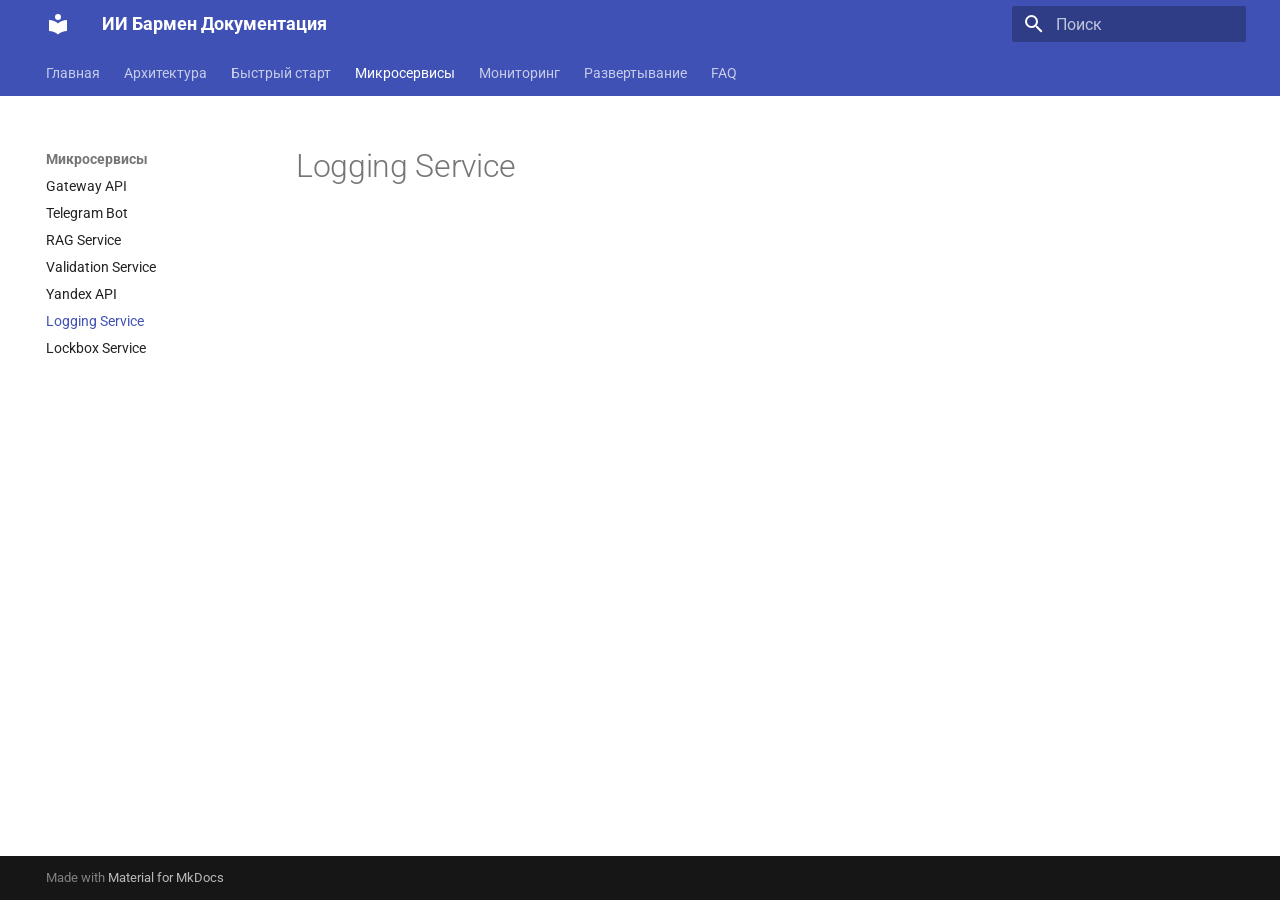
<file: services/logging/index.html>
<!DOCTYPE html><html lang="ru" class="no-js"><head>
    
      <meta charset="utf-8">
      <meta name="viewport" content="width=device-width,initial-scale=1">
      
        <meta name="description" content="Полная документация микросервисной архитектуры ИИ Бармена">
      
      
        <meta name="author" content="Dzhamilia Fatkullina">
      
      
      
        <link rel="prev" href="../yandex/">
      
      
        <link rel="next" href="../lockbox/">
      
      
        
      
      
      <link rel="icon" href="../../assets/images/favicon.png">
      <meta name="generator" content="mkdocs-1.6.1, mkdocs-material-9.7.5">
    
    
      
        <title>Logging Service - ИИ Бармен Документация</title>
      
    
    
      <link rel="stylesheet" href="../../assets/stylesheets/main.484c7ddc.min.css">
      
        
        <link rel="stylesheet" href="../../assets/stylesheets/palette.ab4e12ef.min.css">
      
      


    
    
      
    
    
      
        
        
        <link rel="preconnect" href="https://fonts.gstatic.com" crossorigin="">
        <link rel="stylesheet" href="https://fonts.googleapis.com/css?family=Roboto:300,300i,400,400i,700,700i%7CRoboto+Mono:400,400i,700,700i&amp;display=fallback">
        <style>:root{--md-text-font:"Roboto";--md-code-font:"Roboto Mono"}</style>
      
    
    
      <link rel="stylesheet" href="../../assets/stylesheets/extra.css">
    
    <script>__md_scope=new URL("../..",location),__md_hash=e=>[...e].reduce(((e,_)=>(e<<5)-e+_.charCodeAt(0)),0),__md_get=(e,_=localStorage,t=__md_scope)=>JSON.parse(_.getItem(t.pathname+"."+e)),__md_set=(e,_,t=localStorage,a=__md_scope)=>{try{t.setItem(a.pathname+"."+e,JSON.stringify(_))}catch(e){}}</script>
    
      

    
    
  <link href="../../assets/stylesheets/glightbox.min.css" rel="stylesheet"><script src="../../assets/javascripts/glightbox.min.js"></script><style id="glightbox-style">
            html.glightbox-open { overflow: initial; height: 100%; }
            .gslide-title { margin-top: 0px; user-select: text; }
            .gslide-desc { color: #666; user-select: text; }
            .gslide-image img { background: white; }
            .gscrollbar-fixer { padding-right: 15px; }
            .gdesc-inner { font-size: 0.75rem; }
            body[data-md-color-scheme="slate"] .gdesc-inner { background: var(--md-default-bg-color); }
            body[data-md-color-scheme="slate"] .gslide-title { color: var(--md-default-fg-color); }
            body[data-md-color-scheme="slate"] .gslide-desc { color: var(--md-default-fg-color); }
        </style></head>
  
  
    
    
    
    
    
    <body dir="ltr" data-md-color-scheme="default" data-md-color-primary="indigo" data-md-color-accent="deep-orange">
  
    
    <input class="md-toggle" data-md-toggle="drawer" type="checkbox" id="__drawer" autocomplete="off">
    <input class="md-toggle" data-md-toggle="search" type="checkbox" id="__search" autocomplete="off">
    <label class="md-overlay" for="__drawer"></label>
    <div data-md-component="skip">
      
        
        <a href="#logging-service" class="md-skip">
          Перейти к содержанию
        </a>
      
    </div>
    <div data-md-component="announce">
      
    </div>
    
    
      

<header class="md-header" data-md-component="header">
  <nav class="md-header__inner md-grid" aria-label="Верхний колонтитул">
    <a href="../.." title="ИИ Бармен Документация" class="md-header__button md-logo" aria-label="ИИ Бармен Документация" data-md-component="logo">
      
  
  <svg xmlns="http://www.w3.org/2000/svg" viewBox="0 0 24 24"><path d="M12 8a3 3 0 0 0 3-3 3 3 0 0 0-3-3 3 3 0 0 0-3 3 3 3 0 0 0 3 3m0 3.54C9.64 9.35 6.5 8 3 8v11c3.5 0 6.64 1.35 9 3.54 2.36-2.19 5.5-3.54 9-3.54V8c-3.5 0-6.64 1.35-9 3.54"></path></svg>

    </a>
    <label class="md-header__button md-icon" for="__drawer">
      
      <svg xmlns="http://www.w3.org/2000/svg" viewBox="0 0 24 24"><path d="M3 6h18v2H3zm0 5h18v2H3zm0 5h18v2H3z"></path></svg>
    </label>
    <div class="md-header__title" data-md-component="header-title">
      <div class="md-header__ellipsis">
        <div class="md-header__topic">
          <span class="md-ellipsis">
            ИИ Бармен Документация
          </span>
        </div>
        <div class="md-header__topic" data-md-component="header-topic">
          <span class="md-ellipsis">
            
              Logging Service
            
          </span>
        </div>
      </div>
    </div>
    
      
    
    
    
    
      
      
        <label class="md-header__button md-icon" for="__search">
          
          <svg xmlns="http://www.w3.org/2000/svg" viewBox="0 0 24 24"><path d="M9.5 3A6.5 6.5 0 0 1 16 9.5c0 1.61-.59 3.09-1.56 4.23l.27.27h.79l5 5-1.5 1.5-5-5v-.79l-.27-.27A6.52 6.52 0 0 1 9.5 16 6.5 6.5 0 0 1 3 9.5 6.5 6.5 0 0 1 9.5 3m0 2C7 5 5 7 5 9.5S7 14 9.5 14 14 12 14 9.5 12 5 9.5 5"></path></svg>
        </label>
        <div class="md-search" data-md-component="search" role="dialog">
  <label class="md-search__overlay" for="__search"></label>
  <div class="md-search__inner" role="search">
    <form class="md-search__form" name="search">
      <input type="text" class="md-search__input" name="query" aria-label="Поиск" placeholder="Поиск" autocapitalize="off" autocorrect="off" autocomplete="off" spellcheck="false" data-md-component="search-query" required="">
      <label class="md-search__icon md-icon" for="__search">
        
        <svg xmlns="http://www.w3.org/2000/svg" viewBox="0 0 24 24"><path d="M9.5 3A6.5 6.5 0 0 1 16 9.5c0 1.61-.59 3.09-1.56 4.23l.27.27h.79l5 5-1.5 1.5-5-5v-.79l-.27-.27A6.52 6.52 0 0 1 9.5 16 6.5 6.5 0 0 1 3 9.5 6.5 6.5 0 0 1 9.5 3m0 2C7 5 5 7 5 9.5S7 14 9.5 14 14 12 14 9.5 12 5 9.5 5"></path></svg>
        
        <svg xmlns="http://www.w3.org/2000/svg" viewBox="0 0 24 24"><path d="M20 11v2H8l5.5 5.5-1.42 1.42L4.16 12l7.92-7.92L13.5 5.5 8 11z"></path></svg>
      </label>
      <nav class="md-search__options" aria-label="Поиск">
        
        <button type="reset" class="md-search__icon md-icon" title="Очистить" aria-label="Очистить" tabindex="-1">
          
          <svg xmlns="http://www.w3.org/2000/svg" viewBox="0 0 24 24"><path d="M19 6.41 17.59 5 12 10.59 6.41 5 5 6.41 10.59 12 5 17.59 6.41 19 12 13.41 17.59 19 19 17.59 13.41 12z"></path></svg>
        </button>
      </nav>
      
        <div class="md-search__suggest" data-md-component="search-suggest"></div>
      
    </form>
    <div class="md-search__output">
      <div class="md-search__scrollwrap" tabindex="0" data-md-scrollfix="">
        <div class="md-search-result" data-md-component="search-result">
          <div class="md-search-result__meta">
            Инициализация поиска
          </div>
          <ol class="md-search-result__list" role="presentation"></ol>
        </div>
      </div>
    </div>
  </div>
</div>
      
    
    
  </nav>
  
</header>
    
    <div class="md-container" data-md-component="container">
      
      
        
          
            
<nav class="md-tabs" aria-label="Вкладки" data-md-component="tabs">
  <div class="md-grid">
    <ul class="md-tabs__list">
      
        
  
  
  
  
    <li class="md-tabs__item">
      <a href="../.." class="md-tabs__link">
        
  
  
    
  
  Главная

      </a>
    </li>
  

      
        
  
  
  
  
    <li class="md-tabs__item">
      <a href="../../architecture/" class="md-tabs__link">
        
  
  
    
  
  Архитектура

      </a>
    </li>
  

      
        
  
  
  
  
    <li class="md-tabs__item">
      <a href="../../quickstart/" class="md-tabs__link">
        
  
  
    
  
  Быстрый старт

      </a>
    </li>
  

      
        
  
  
  
    
  
  
    
    
      <li class="md-tabs__item md-tabs__item--active">
        <a href="../gateway/" class="md-tabs__link">
          
  
  
  Микросервисы

        </a>
      </li>
    
  

      
        
  
  
  
  
    <li class="md-tabs__item">
      <a href="../../monitoring/" class="md-tabs__link">
        
  
  
    
  
  Мониторинг

      </a>
    </li>
  

      
        
  
  
  
  
    
    
      <li class="md-tabs__item">
        <a href="../../deployment/local/" class="md-tabs__link">
          
  
  
  Развертывание

        </a>
      </li>
    
  

      
        
  
  
  
  
    <li class="md-tabs__item">
      <a href="../../faq/" class="md-tabs__link">
        
  
  
    
  
  FAQ

      </a>
    </li>
  

      
    </ul>
  </div>
</nav>
          
        
      
      <main class="md-main" data-md-component="main">
        <div class="md-main__inner md-grid">
          
            
              
              <div class="md-sidebar md-sidebar--primary" data-md-component="sidebar" data-md-type="navigation">
                <div class="md-sidebar__scrollwrap">
                  <div class="md-sidebar__inner">
                    


  


  

<nav class="md-nav md-nav--primary md-nav--lifted md-nav--integrated" aria-label="Навигация" data-md-level="0">
  <label class="md-nav__title" for="__drawer">
    <a href="../.." title="ИИ Бармен Документация" class="md-nav__button md-logo" aria-label="ИИ Бармен Документация" data-md-component="logo">
      
  
  <svg xmlns="http://www.w3.org/2000/svg" viewBox="0 0 24 24"><path d="M12 8a3 3 0 0 0 3-3 3 3 0 0 0-3-3 3 3 0 0 0-3 3 3 3 0 0 0 3 3m0 3.54C9.64 9.35 6.5 8 3 8v11c3.5 0 6.64 1.35 9 3.54 2.36-2.19 5.5-3.54 9-3.54V8c-3.5 0-6.64 1.35-9 3.54"></path></svg>

    </a>
    ИИ Бармен Документация
  </label>
  
  <ul class="md-nav__list" data-md-scrollfix="">
    
      
      
  
  
  
  
    <li class="md-nav__item">
      <a href="../.." class="md-nav__link">
        
  
  
  <span class="md-ellipsis">
    
  
    Главная
  

    
  </span>
  
  

      </a>
    </li>
  

    
      
      
  
  
  
  
    <li class="md-nav__item">
      <a href="../../architecture/" class="md-nav__link">
        
  
  
  <span class="md-ellipsis">
    
  
    Архитектура
  

    
  </span>
  
  

      </a>
    </li>
  

    
      
      
  
  
  
  
    <li class="md-nav__item">
      <a href="../../quickstart/" class="md-nav__link">
        
  
  
  <span class="md-ellipsis">
    
  
    Быстрый старт
  

    
  </span>
  
  

      </a>
    </li>
  

    
      
      
  
  
    
  
  
  
    
    
    
    
      
        
        
      
      
        
      
    
    
    <li class="md-nav__item md-nav__item--active md-nav__item--section md-nav__item--nested">
      
        
        
        <input class="md-nav__toggle md-toggle " type="checkbox" id="__nav_4" checked="">
        
          
          <label class="md-nav__link" for="__nav_4" id="__nav_4_label" tabindex="">
            
  
  
  <span class="md-ellipsis">
    
  
    Микросервисы
  

    
  </span>
  
  

            <span class="md-nav__icon md-icon"></span>
          </label>
        
        <nav class="md-nav" data-md-level="1" aria-labelledby="__nav_4_label" aria-expanded="true">
          <label class="md-nav__title" for="__nav_4">
            <span class="md-nav__icon md-icon"></span>
            
  
    Микросервисы
  

          </label>
          <ul class="md-nav__list" data-md-scrollfix="">
            
              
                
  
  
  
  
    <li class="md-nav__item">
      <a href="../gateway/" class="md-nav__link">
        
  
  
  <span class="md-ellipsis">
    
  
    Gateway API
  

    
  </span>
  
  

      </a>
    </li>
  

              
            
              
                
  
  
  
  
    <li class="md-nav__item">
      <a href="../telegram/" class="md-nav__link">
        
  
  
  <span class="md-ellipsis">
    
  
    Telegram Bot
  

    
  </span>
  
  

      </a>
    </li>
  

              
            
              
                
  
  
  
  
    <li class="md-nav__item">
      <a href="../rag/" class="md-nav__link">
        
  
  
  <span class="md-ellipsis">
    
  
    RAG Service
  

    
  </span>
  
  

      </a>
    </li>
  

              
            
              
                
  
  
  
  
    <li class="md-nav__item">
      <a href="../validation/" class="md-nav__link">
        
  
  
  <span class="md-ellipsis">
    
  
    Validation Service
  

    
  </span>
  
  

      </a>
    </li>
  

              
            
              
                
  
  
  
  
    <li class="md-nav__item">
      <a href="../yandex/" class="md-nav__link">
        
  
  
  <span class="md-ellipsis">
    
  
    Yandex API
  

    
  </span>
  
  

      </a>
    </li>
  

              
            
              
                
  
  
    
  
  
  
    <li class="md-nav__item md-nav__item--active">
      
      <input class="md-nav__toggle md-toggle" type="checkbox" id="__toc">
      
      
        
      
      
      <a href="./" class="md-nav__link md-nav__link--active">
        
  
  
  <span class="md-ellipsis">
    
  
    Logging Service
  

    
  </span>
  
  

      </a>
      
    </li>
  

              
            
              
                
  
  
  
  
    <li class="md-nav__item">
      <a href="../lockbox/" class="md-nav__link">
        
  
  
  <span class="md-ellipsis">
    
  
    Lockbox Service
  

    
  </span>
  
  

      </a>
    </li>
  

              
            
          </ul>
        </nav>
      
    </li>
  

    
      
      
  
  
  
  
    <li class="md-nav__item">
      <a href="../../monitoring/" class="md-nav__link">
        
  
  
  <span class="md-ellipsis">
    
  
    Мониторинг
  

    
  </span>
  
  

      </a>
    </li>
  

    
      
      
  
  
  
  
    
    
    
    
      
      
        
      
    
    
    <li class="md-nav__item md-nav__item--nested">
      
        
        
        <input class="md-nav__toggle md-toggle " type="checkbox" id="__nav_6">
        
          
          <label class="md-nav__link" for="__nav_6" id="__nav_6_label" tabindex="0">
            
  
  
  <span class="md-ellipsis">
    
  
    Развертывание
  

    
  </span>
  
  

            <span class="md-nav__icon md-icon"></span>
          </label>
        
        <nav class="md-nav" data-md-level="1" aria-labelledby="__nav_6_label" aria-expanded="false">
          <label class="md-nav__title" for="__nav_6">
            <span class="md-nav__icon md-icon"></span>
            
  
    Развертывание
  

          </label>
          <ul class="md-nav__list" data-md-scrollfix="">
            
              
                
  
  
  
  
    <li class="md-nav__item">
      <a href="../../deployment/local/" class="md-nav__link">
        
  
  
  <span class="md-ellipsis">
    
  
    Локально
  

    
  </span>
  
  

      </a>
    </li>
  

              
            
              
                
  
  
  
  
    <li class="md-nav__item">
      <a href="../../deployment/yandex-cloud/" class="md-nav__link">
        
  
  
  <span class="md-ellipsis">
    
  
    Yandex Cloud
  

    
  </span>
  
  

      </a>
    </li>
  

              
            
          </ul>
        </nav>
      
    </li>
  

    
      
      
  
  
  
  
    <li class="md-nav__item">
      <a href="../../faq/" class="md-nav__link">
        
  
  
  <span class="md-ellipsis">
    
  
    FAQ
  

    
  </span>
  
  

      </a>
    </li>
  

    
  </ul>
</nav>
                  </div>
                </div>
              </div>
            
            
          
          
            <div class="md-content" data-md-component="content">
              
              <article class="md-content__inner md-typeset">
                
                  



<h1 id="logging-service">Logging Service</h1>












                
              </article>
            </div>
          
          
  <script>var tabs=__md_get("__tabs");if(Array.isArray(tabs))e:for(var set of document.querySelectorAll(".tabbed-set")){var labels=set.querySelector(".tabbed-labels");for(var tab of tabs)for(var label of labels.getElementsByTagName("label"))if(label.innerText.trim()===tab){var input=document.getElementById(label.htmlFor);input.checked=!0;continue e}}</script>

<script>var target=document.getElementById(location.hash.slice(1));target&&target.name&&(target.checked=target.name.startsWith("__tabbed_"))</script>
        </div>
        
      </main>
      
        <footer class="md-footer">
  
  <div class="md-footer-meta md-typeset">
    <div class="md-footer-meta__inner md-grid">
      <div class="md-copyright">
  
  
    Made with
    <a href="https://squidfunk.github.io/mkdocs-material/" target="_blank" rel="noopener">
      Material for MkDocs
    </a>
  
</div>
      
    </div>
  </div>
</footer>
      
    </div>
    <div class="md-dialog" data-md-component="dialog">
      <div class="md-dialog__inner md-typeset"></div>
    </div>
    
    
    
      
      
      <script id="__config" type="application/json">{"annotate": null, "base": "../..", "features": ["navigation.tabs", "navigation.sections", "toc.integrate", "search.suggest", "search.highlight", "content.tabs.link", "content.code.annotate"], "search": "../../assets/javascripts/workers/search.2c215733.min.js", "tags": null, "translations": {"clipboard.copied": "\u0421\u043a\u043e\u043f\u0438\u0440\u043e\u0432\u0430\u043d\u043e \u0432 \u0431\u0443\u0444\u0435\u0440", "clipboard.copy": "\u041a\u043e\u043f\u0438\u0440\u043e\u0432\u0430\u0442\u044c \u0432 \u0431\u0443\u0444\u0435\u0440", "search.result.more.one": "\u0415\u0449\u0451 1 \u043d\u0430 \u044d\u0442\u043e\u0439 \u0441\u0442\u0440\u0430\u043d\u0438\u0446\u0435", "search.result.more.other": "\u0415\u0449\u0451 # \u043d\u0430 \u044d\u0442\u043e\u0439 \u0441\u0442\u0440\u0430\u043d\u0438\u0446\u0435", "search.result.none": "\u0421\u043e\u0432\u043f\u0430\u0434\u0435\u043d\u0438\u0439 \u043d\u0435 \u043d\u0430\u0439\u0434\u0435\u043d\u043e", "search.result.one": "\u041d\u0430\u0439\u0434\u0435\u043d\u043e 1 \u0441\u043e\u0432\u043f\u0430\u0434\u0435\u043d\u0438\u0435", "search.result.other": "\u041d\u0430\u0439\u0434\u0435\u043d\u043e \u0441\u043e\u0432\u043f\u0430\u0434\u0435\u043d\u0438\u0439: #", "search.result.placeholder": "\u041d\u0430\u0447\u043d\u0438\u0442\u0435 \u043f\u0435\u0447\u0430\u0442\u0430\u0442\u044c \u0434\u043b\u044f \u043f\u043e\u0438\u0441\u043a\u0430", "search.result.term.missing": "\u041e\u0442\u0441\u0443\u0442\u0441\u0442\u0432\u0443\u0435\u0442", "select.version": "\u0412\u044b\u0431\u0435\u0440\u0438\u0442\u0435 \u0432\u0435\u0440\u0441\u0438\u044e"}, "version": null}</script>
    
    
      <script src="../../assets/javascripts/bundle.79ae519e.min.js"></script>
      
    
  
<script id="init-glightbox">const lightbox = GLightbox({"touchNavigation": true, "loop": false, "zoomable": true, "draggable": true, "openEffect": "zoom", "closeEffect": "zoom", "slideEffect": "slide"});
document$.subscribe(()=>{ lightbox.reload(); });
</script></body></html>
</file>
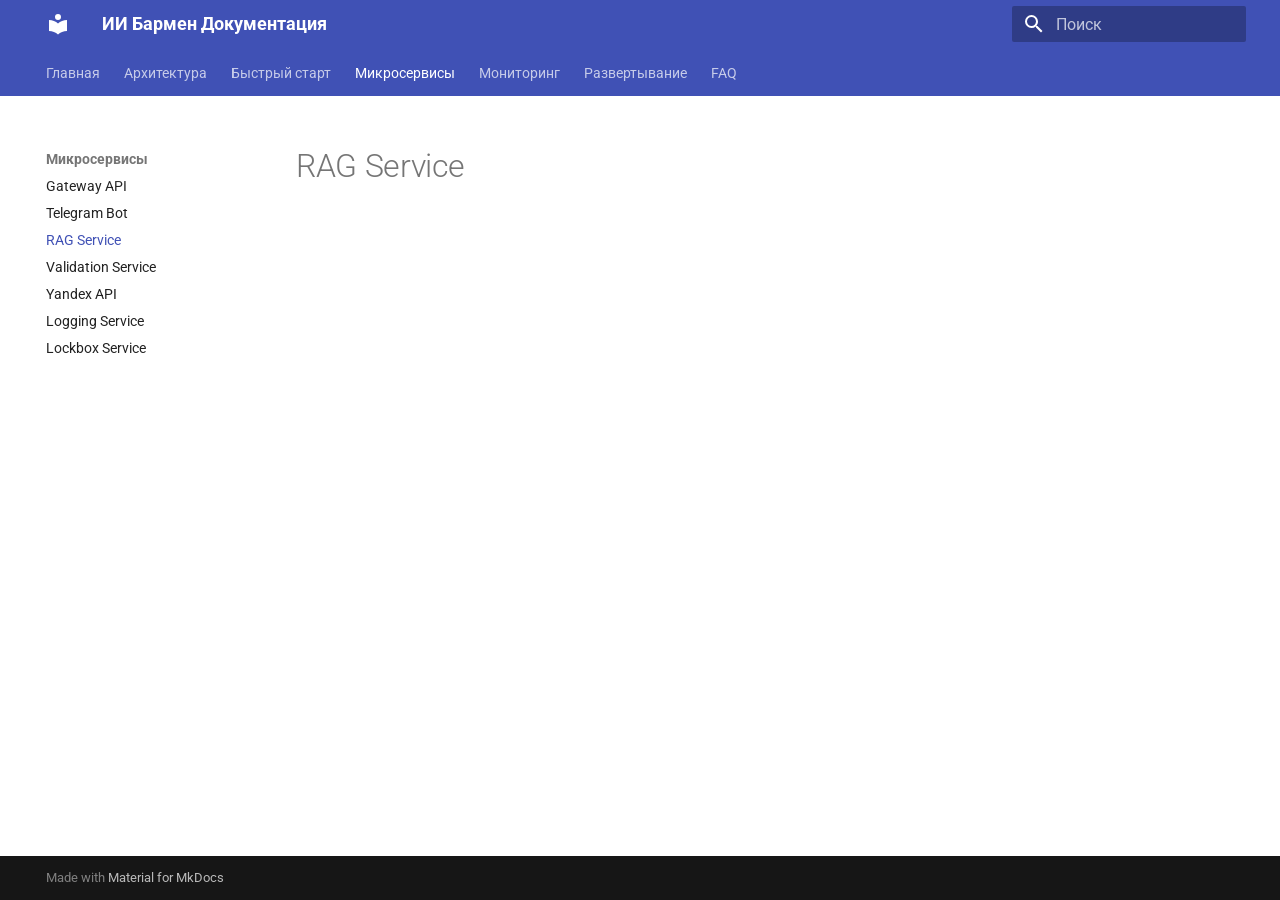
<file: services/rag/index.html>
<!DOCTYPE html><html lang="ru" class="no-js"><head>
    
      <meta charset="utf-8">
      <meta name="viewport" content="width=device-width,initial-scale=1">
      
        <meta name="description" content="Полная документация микросервисной архитектуры ИИ Бармена">
      
      
        <meta name="author" content="Dzhamilia Fatkullina">
      
      
      
        <link rel="prev" href="../telegram/">
      
      
        <link rel="next" href="../validation/">
      
      
        
      
      
      <link rel="icon" href="../../assets/images/favicon.png">
      <meta name="generator" content="mkdocs-1.6.1, mkdocs-material-9.7.5">
    
    
      
        <title>RAG Service - ИИ Бармен Документация</title>
      
    
    
      <link rel="stylesheet" href="../../assets/stylesheets/main.484c7ddc.min.css">
      
        
        <link rel="stylesheet" href="../../assets/stylesheets/palette.ab4e12ef.min.css">
      
      


    
    
      
    
    
      
        
        
        <link rel="preconnect" href="https://fonts.gstatic.com" crossorigin="">
        <link rel="stylesheet" href="https://fonts.googleapis.com/css?family=Roboto:300,300i,400,400i,700,700i%7CRoboto+Mono:400,400i,700,700i&amp;display=fallback">
        <style>:root{--md-text-font:"Roboto";--md-code-font:"Roboto Mono"}</style>
      
    
    
      <link rel="stylesheet" href="../../assets/stylesheets/extra.css">
    
    <script>__md_scope=new URL("../..",location),__md_hash=e=>[...e].reduce(((e,_)=>(e<<5)-e+_.charCodeAt(0)),0),__md_get=(e,_=localStorage,t=__md_scope)=>JSON.parse(_.getItem(t.pathname+"."+e)),__md_set=(e,_,t=localStorage,a=__md_scope)=>{try{t.setItem(a.pathname+"."+e,JSON.stringify(_))}catch(e){}}</script>
    
      

    
    
  <link href="../../assets/stylesheets/glightbox.min.css" rel="stylesheet"><script src="../../assets/javascripts/glightbox.min.js"></script><style id="glightbox-style">
            html.glightbox-open { overflow: initial; height: 100%; }
            .gslide-title { margin-top: 0px; user-select: text; }
            .gslide-desc { color: #666; user-select: text; }
            .gslide-image img { background: white; }
            .gscrollbar-fixer { padding-right: 15px; }
            .gdesc-inner { font-size: 0.75rem; }
            body[data-md-color-scheme="slate"] .gdesc-inner { background: var(--md-default-bg-color); }
            body[data-md-color-scheme="slate"] .gslide-title { color: var(--md-default-fg-color); }
            body[data-md-color-scheme="slate"] .gslide-desc { color: var(--md-default-fg-color); }
        </style></head>
  
  
    
    
    
    
    
    <body dir="ltr" data-md-color-scheme="default" data-md-color-primary="indigo" data-md-color-accent="deep-orange">
  
    
    <input class="md-toggle" data-md-toggle="drawer" type="checkbox" id="__drawer" autocomplete="off">
    <input class="md-toggle" data-md-toggle="search" type="checkbox" id="__search" autocomplete="off">
    <label class="md-overlay" for="__drawer"></label>
    <div data-md-component="skip">
      
        
        <a href="#rag-service" class="md-skip">
          Перейти к содержанию
        </a>
      
    </div>
    <div data-md-component="announce">
      
    </div>
    
    
      

<header class="md-header" data-md-component="header">
  <nav class="md-header__inner md-grid" aria-label="Верхний колонтитул">
    <a href="../.." title="ИИ Бармен Документация" class="md-header__button md-logo" aria-label="ИИ Бармен Документация" data-md-component="logo">
      
  
  <svg xmlns="http://www.w3.org/2000/svg" viewBox="0 0 24 24"><path d="M12 8a3 3 0 0 0 3-3 3 3 0 0 0-3-3 3 3 0 0 0-3 3 3 3 0 0 0 3 3m0 3.54C9.64 9.35 6.5 8 3 8v11c3.5 0 6.64 1.35 9 3.54 2.36-2.19 5.5-3.54 9-3.54V8c-3.5 0-6.64 1.35-9 3.54"></path></svg>

    </a>
    <label class="md-header__button md-icon" for="__drawer">
      
      <svg xmlns="http://www.w3.org/2000/svg" viewBox="0 0 24 24"><path d="M3 6h18v2H3zm0 5h18v2H3zm0 5h18v2H3z"></path></svg>
    </label>
    <div class="md-header__title" data-md-component="header-title">
      <div class="md-header__ellipsis">
        <div class="md-header__topic">
          <span class="md-ellipsis">
            ИИ Бармен Документация
          </span>
        </div>
        <div class="md-header__topic" data-md-component="header-topic">
          <span class="md-ellipsis">
            
              RAG Service
            
          </span>
        </div>
      </div>
    </div>
    
      
    
    
    
    
      
      
        <label class="md-header__button md-icon" for="__search">
          
          <svg xmlns="http://www.w3.org/2000/svg" viewBox="0 0 24 24"><path d="M9.5 3A6.5 6.5 0 0 1 16 9.5c0 1.61-.59 3.09-1.56 4.23l.27.27h.79l5 5-1.5 1.5-5-5v-.79l-.27-.27A6.52 6.52 0 0 1 9.5 16 6.5 6.5 0 0 1 3 9.5 6.5 6.5 0 0 1 9.5 3m0 2C7 5 5 7 5 9.5S7 14 9.5 14 14 12 14 9.5 12 5 9.5 5"></path></svg>
        </label>
        <div class="md-search" data-md-component="search" role="dialog">
  <label class="md-search__overlay" for="__search"></label>
  <div class="md-search__inner" role="search">
    <form class="md-search__form" name="search">
      <input type="text" class="md-search__input" name="query" aria-label="Поиск" placeholder="Поиск" autocapitalize="off" autocorrect="off" autocomplete="off" spellcheck="false" data-md-component="search-query" required="">
      <label class="md-search__icon md-icon" for="__search">
        
        <svg xmlns="http://www.w3.org/2000/svg" viewBox="0 0 24 24"><path d="M9.5 3A6.5 6.5 0 0 1 16 9.5c0 1.61-.59 3.09-1.56 4.23l.27.27h.79l5 5-1.5 1.5-5-5v-.79l-.27-.27A6.52 6.52 0 0 1 9.5 16 6.5 6.5 0 0 1 3 9.5 6.5 6.5 0 0 1 9.5 3m0 2C7 5 5 7 5 9.5S7 14 9.5 14 14 12 14 9.5 12 5 9.5 5"></path></svg>
        
        <svg xmlns="http://www.w3.org/2000/svg" viewBox="0 0 24 24"><path d="M20 11v2H8l5.5 5.5-1.42 1.42L4.16 12l7.92-7.92L13.5 5.5 8 11z"></path></svg>
      </label>
      <nav class="md-search__options" aria-label="Поиск">
        
        <button type="reset" class="md-search__icon md-icon" title="Очистить" aria-label="Очистить" tabindex="-1">
          
          <svg xmlns="http://www.w3.org/2000/svg" viewBox="0 0 24 24"><path d="M19 6.41 17.59 5 12 10.59 6.41 5 5 6.41 10.59 12 5 17.59 6.41 19 12 13.41 17.59 19 19 17.59 13.41 12z"></path></svg>
        </button>
      </nav>
      
        <div class="md-search__suggest" data-md-component="search-suggest"></div>
      
    </form>
    <div class="md-search__output">
      <div class="md-search__scrollwrap" tabindex="0" data-md-scrollfix="">
        <div class="md-search-result" data-md-component="search-result">
          <div class="md-search-result__meta">
            Инициализация поиска
          </div>
          <ol class="md-search-result__list" role="presentation"></ol>
        </div>
      </div>
    </div>
  </div>
</div>
      
    
    
  </nav>
  
</header>
    
    <div class="md-container" data-md-component="container">
      
      
        
          
            
<nav class="md-tabs" aria-label="Вкладки" data-md-component="tabs">
  <div class="md-grid">
    <ul class="md-tabs__list">
      
        
  
  
  
  
    <li class="md-tabs__item">
      <a href="../.." class="md-tabs__link">
        
  
  
    
  
  Главная

      </a>
    </li>
  

      
        
  
  
  
  
    <li class="md-tabs__item">
      <a href="../../architecture/" class="md-tabs__link">
        
  
  
    
  
  Архитектура

      </a>
    </li>
  

      
        
  
  
  
  
    <li class="md-tabs__item">
      <a href="../../quickstart/" class="md-tabs__link">
        
  
  
    
  
  Быстрый старт

      </a>
    </li>
  

      
        
  
  
  
    
  
  
    
    
      <li class="md-tabs__item md-tabs__item--active">
        <a href="../gateway/" class="md-tabs__link">
          
  
  
  Микросервисы

        </a>
      </li>
    
  

      
        
  
  
  
  
    <li class="md-tabs__item">
      <a href="../../monitoring/" class="md-tabs__link">
        
  
  
    
  
  Мониторинг

      </a>
    </li>
  

      
        
  
  
  
  
    
    
      <li class="md-tabs__item">
        <a href="../../deployment/local/" class="md-tabs__link">
          
  
  
  Развертывание

        </a>
      </li>
    
  

      
        
  
  
  
  
    <li class="md-tabs__item">
      <a href="../../faq/" class="md-tabs__link">
        
  
  
    
  
  FAQ

      </a>
    </li>
  

      
    </ul>
  </div>
</nav>
          
        
      
      <main class="md-main" data-md-component="main">
        <div class="md-main__inner md-grid">
          
            
              
              <div class="md-sidebar md-sidebar--primary" data-md-component="sidebar" data-md-type="navigation">
                <div class="md-sidebar__scrollwrap">
                  <div class="md-sidebar__inner">
                    


  


  

<nav class="md-nav md-nav--primary md-nav--lifted md-nav--integrated" aria-label="Навигация" data-md-level="0">
  <label class="md-nav__title" for="__drawer">
    <a href="../.." title="ИИ Бармен Документация" class="md-nav__button md-logo" aria-label="ИИ Бармен Документация" data-md-component="logo">
      
  
  <svg xmlns="http://www.w3.org/2000/svg" viewBox="0 0 24 24"><path d="M12 8a3 3 0 0 0 3-3 3 3 0 0 0-3-3 3 3 0 0 0-3 3 3 3 0 0 0 3 3m0 3.54C9.64 9.35 6.5 8 3 8v11c3.5 0 6.64 1.35 9 3.54 2.36-2.19 5.5-3.54 9-3.54V8c-3.5 0-6.64 1.35-9 3.54"></path></svg>

    </a>
    ИИ Бармен Документация
  </label>
  
  <ul class="md-nav__list" data-md-scrollfix="">
    
      
      
  
  
  
  
    <li class="md-nav__item">
      <a href="../.." class="md-nav__link">
        
  
  
  <span class="md-ellipsis">
    
  
    Главная
  

    
  </span>
  
  

      </a>
    </li>
  

    
      
      
  
  
  
  
    <li class="md-nav__item">
      <a href="../../architecture/" class="md-nav__link">
        
  
  
  <span class="md-ellipsis">
    
  
    Архитектура
  

    
  </span>
  
  

      </a>
    </li>
  

    
      
      
  
  
  
  
    <li class="md-nav__item">
      <a href="../../quickstart/" class="md-nav__link">
        
  
  
  <span class="md-ellipsis">
    
  
    Быстрый старт
  

    
  </span>
  
  

      </a>
    </li>
  

    
      
      
  
  
    
  
  
  
    
    
    
    
      
        
        
      
      
        
      
    
    
    <li class="md-nav__item md-nav__item--active md-nav__item--section md-nav__item--nested">
      
        
        
        <input class="md-nav__toggle md-toggle " type="checkbox" id="__nav_4" checked="">
        
          
          <label class="md-nav__link" for="__nav_4" id="__nav_4_label" tabindex="">
            
  
  
  <span class="md-ellipsis">
    
  
    Микросервисы
  

    
  </span>
  
  

            <span class="md-nav__icon md-icon"></span>
          </label>
        
        <nav class="md-nav" data-md-level="1" aria-labelledby="__nav_4_label" aria-expanded="true">
          <label class="md-nav__title" for="__nav_4">
            <span class="md-nav__icon md-icon"></span>
            
  
    Микросервисы
  

          </label>
          <ul class="md-nav__list" data-md-scrollfix="">
            
              
                
  
  
  
  
    <li class="md-nav__item">
      <a href="../gateway/" class="md-nav__link">
        
  
  
  <span class="md-ellipsis">
    
  
    Gateway API
  

    
  </span>
  
  

      </a>
    </li>
  

              
            
              
                
  
  
  
  
    <li class="md-nav__item">
      <a href="../telegram/" class="md-nav__link">
        
  
  
  <span class="md-ellipsis">
    
  
    Telegram Bot
  

    
  </span>
  
  

      </a>
    </li>
  

              
            
              
                
  
  
    
  
  
  
    <li class="md-nav__item md-nav__item--active">
      
      <input class="md-nav__toggle md-toggle" type="checkbox" id="__toc">
      
      
        
      
      
      <a href="./" class="md-nav__link md-nav__link--active">
        
  
  
  <span class="md-ellipsis">
    
  
    RAG Service
  

    
  </span>
  
  

      </a>
      
    </li>
  

              
            
              
                
  
  
  
  
    <li class="md-nav__item">
      <a href="../validation/" class="md-nav__link">
        
  
  
  <span class="md-ellipsis">
    
  
    Validation Service
  

    
  </span>
  
  

      </a>
    </li>
  

              
            
              
                
  
  
  
  
    <li class="md-nav__item">
      <a href="../yandex/" class="md-nav__link">
        
  
  
  <span class="md-ellipsis">
    
  
    Yandex API
  

    
  </span>
  
  

      </a>
    </li>
  

              
            
              
                
  
  
  
  
    <li class="md-nav__item">
      <a href="../logging/" class="md-nav__link">
        
  
  
  <span class="md-ellipsis">
    
  
    Logging Service
  

    
  </span>
  
  

      </a>
    </li>
  

              
            
              
                
  
  
  
  
    <li class="md-nav__item">
      <a href="../lockbox/" class="md-nav__link">
        
  
  
  <span class="md-ellipsis">
    
  
    Lockbox Service
  

    
  </span>
  
  

      </a>
    </li>
  

              
            
          </ul>
        </nav>
      
    </li>
  

    
      
      
  
  
  
  
    <li class="md-nav__item">
      <a href="../../monitoring/" class="md-nav__link">
        
  
  
  <span class="md-ellipsis">
    
  
    Мониторинг
  

    
  </span>
  
  

      </a>
    </li>
  

    
      
      
  
  
  
  
    
    
    
    
      
      
        
      
    
    
    <li class="md-nav__item md-nav__item--nested">
      
        
        
        <input class="md-nav__toggle md-toggle " type="checkbox" id="__nav_6">
        
          
          <label class="md-nav__link" for="__nav_6" id="__nav_6_label" tabindex="0">
            
  
  
  <span class="md-ellipsis">
    
  
    Развертывание
  

    
  </span>
  
  

            <span class="md-nav__icon md-icon"></span>
          </label>
        
        <nav class="md-nav" data-md-level="1" aria-labelledby="__nav_6_label" aria-expanded="false">
          <label class="md-nav__title" for="__nav_6">
            <span class="md-nav__icon md-icon"></span>
            
  
    Развертывание
  

          </label>
          <ul class="md-nav__list" data-md-scrollfix="">
            
              
                
  
  
  
  
    <li class="md-nav__item">
      <a href="../../deployment/local/" class="md-nav__link">
        
  
  
  <span class="md-ellipsis">
    
  
    Локально
  

    
  </span>
  
  

      </a>
    </li>
  

              
            
              
                
  
  
  
  
    <li class="md-nav__item">
      <a href="../../deployment/yandex-cloud/" class="md-nav__link">
        
  
  
  <span class="md-ellipsis">
    
  
    Yandex Cloud
  

    
  </span>
  
  

      </a>
    </li>
  

              
            
          </ul>
        </nav>
      
    </li>
  

    
      
      
  
  
  
  
    <li class="md-nav__item">
      <a href="../../faq/" class="md-nav__link">
        
  
  
  <span class="md-ellipsis">
    
  
    FAQ
  

    
  </span>
  
  

      </a>
    </li>
  

    
  </ul>
</nav>
                  </div>
                </div>
              </div>
            
            
          
          
            <div class="md-content" data-md-component="content">
              
              <article class="md-content__inner md-typeset">
                
                  



<h1 id="rag-service">RAG Service</h1>












                
              </article>
            </div>
          
          
  <script>var tabs=__md_get("__tabs");if(Array.isArray(tabs))e:for(var set of document.querySelectorAll(".tabbed-set")){var labels=set.querySelector(".tabbed-labels");for(var tab of tabs)for(var label of labels.getElementsByTagName("label"))if(label.innerText.trim()===tab){var input=document.getElementById(label.htmlFor);input.checked=!0;continue e}}</script>

<script>var target=document.getElementById(location.hash.slice(1));target&&target.name&&(target.checked=target.name.startsWith("__tabbed_"))</script>
        </div>
        
      </main>
      
        <footer class="md-footer">
  
  <div class="md-footer-meta md-typeset">
    <div class="md-footer-meta__inner md-grid">
      <div class="md-copyright">
  
  
    Made with
    <a href="https://squidfunk.github.io/mkdocs-material/" target="_blank" rel="noopener">
      Material for MkDocs
    </a>
  
</div>
      
    </div>
  </div>
</footer>
      
    </div>
    <div class="md-dialog" data-md-component="dialog">
      <div class="md-dialog__inner md-typeset"></div>
    </div>
    
    
    
      
      
      <script id="__config" type="application/json">{"annotate": null, "base": "../..", "features": ["navigation.tabs", "navigation.sections", "toc.integrate", "search.suggest", "search.highlight", "content.tabs.link", "content.code.annotate"], "search": "../../assets/javascripts/workers/search.2c215733.min.js", "tags": null, "translations": {"clipboard.copied": "\u0421\u043a\u043e\u043f\u0438\u0440\u043e\u0432\u0430\u043d\u043e \u0432 \u0431\u0443\u0444\u0435\u0440", "clipboard.copy": "\u041a\u043e\u043f\u0438\u0440\u043e\u0432\u0430\u0442\u044c \u0432 \u0431\u0443\u0444\u0435\u0440", "search.result.more.one": "\u0415\u0449\u0451 1 \u043d\u0430 \u044d\u0442\u043e\u0439 \u0441\u0442\u0440\u0430\u043d\u0438\u0446\u0435", "search.result.more.other": "\u0415\u0449\u0451 # \u043d\u0430 \u044d\u0442\u043e\u0439 \u0441\u0442\u0440\u0430\u043d\u0438\u0446\u0435", "search.result.none": "\u0421\u043e\u0432\u043f\u0430\u0434\u0435\u043d\u0438\u0439 \u043d\u0435 \u043d\u0430\u0439\u0434\u0435\u043d\u043e", "search.result.one": "\u041d\u0430\u0439\u0434\u0435\u043d\u043e 1 \u0441\u043e\u0432\u043f\u0430\u0434\u0435\u043d\u0438\u0435", "search.result.other": "\u041d\u0430\u0439\u0434\u0435\u043d\u043e \u0441\u043e\u0432\u043f\u0430\u0434\u0435\u043d\u0438\u0439: #", "search.result.placeholder": "\u041d\u0430\u0447\u043d\u0438\u0442\u0435 \u043f\u0435\u0447\u0430\u0442\u0430\u0442\u044c \u0434\u043b\u044f \u043f\u043e\u0438\u0441\u043a\u0430", "search.result.term.missing": "\u041e\u0442\u0441\u0443\u0442\u0441\u0442\u0432\u0443\u0435\u0442", "select.version": "\u0412\u044b\u0431\u0435\u0440\u0438\u0442\u0435 \u0432\u0435\u0440\u0441\u0438\u044e"}, "version": null}</script>
    
    
      <script src="../../assets/javascripts/bundle.79ae519e.min.js"></script>
      
    
  
<script id="init-glightbox">const lightbox = GLightbox({"touchNavigation": true, "loop": false, "zoomable": true, "draggable": true, "openEffect": "zoom", "closeEffect": "zoom", "slideEffect": "slide"});
document$.subscribe(()=>{ lightbox.reload(); });
</script></body></html>
</file>
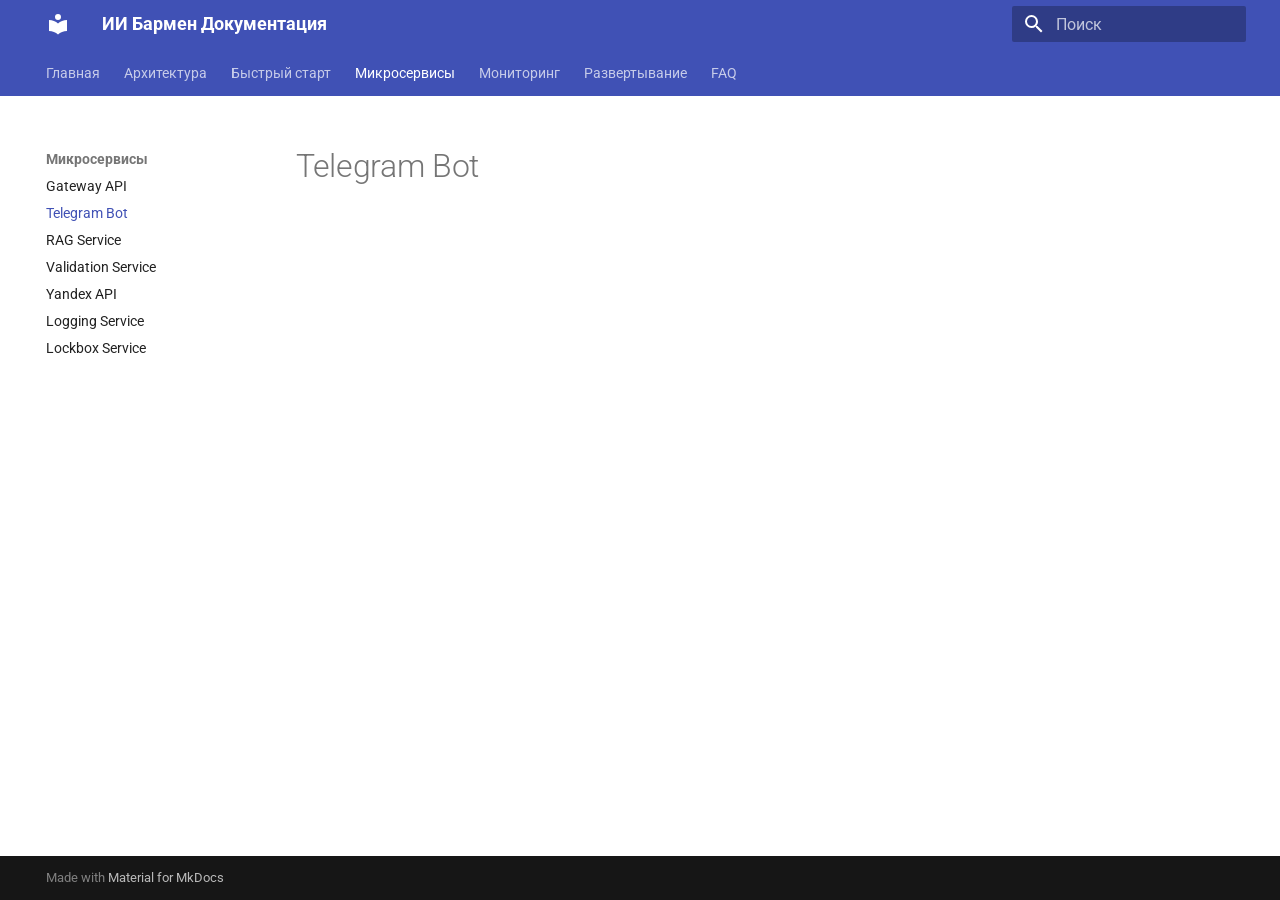
<file: services/telegram/index.html>
<!DOCTYPE html><html lang="ru" class="no-js"><head>
    
      <meta charset="utf-8">
      <meta name="viewport" content="width=device-width,initial-scale=1">
      
        <meta name="description" content="Полная документация микросервисной архитектуры ИИ Бармена">
      
      
        <meta name="author" content="Dzhamilia Fatkullina">
      
      
      
        <link rel="prev" href="../gateway/">
      
      
        <link rel="next" href="../rag/">
      
      
        
      
      
      <link rel="icon" href="../../assets/images/favicon.png">
      <meta name="generator" content="mkdocs-1.6.1, mkdocs-material-9.7.5">
    
    
      
        <title>Telegram Bot - ИИ Бармен Документация</title>
      
    
    
      <link rel="stylesheet" href="../../assets/stylesheets/main.484c7ddc.min.css">
      
        
        <link rel="stylesheet" href="../../assets/stylesheets/palette.ab4e12ef.min.css">
      
      


    
    
      
    
    
      
        
        
        <link rel="preconnect" href="https://fonts.gstatic.com" crossorigin="">
        <link rel="stylesheet" href="https://fonts.googleapis.com/css?family=Roboto:300,300i,400,400i,700,700i%7CRoboto+Mono:400,400i,700,700i&amp;display=fallback">
        <style>:root{--md-text-font:"Roboto";--md-code-font:"Roboto Mono"}</style>
      
    
    
      <link rel="stylesheet" href="../../assets/stylesheets/extra.css">
    
    <script>__md_scope=new URL("../..",location),__md_hash=e=>[...e].reduce(((e,_)=>(e<<5)-e+_.charCodeAt(0)),0),__md_get=(e,_=localStorage,t=__md_scope)=>JSON.parse(_.getItem(t.pathname+"."+e)),__md_set=(e,_,t=localStorage,a=__md_scope)=>{try{t.setItem(a.pathname+"."+e,JSON.stringify(_))}catch(e){}}</script>
    
      

    
    
  <link href="../../assets/stylesheets/glightbox.min.css" rel="stylesheet"><script src="../../assets/javascripts/glightbox.min.js"></script><style id="glightbox-style">
            html.glightbox-open { overflow: initial; height: 100%; }
            .gslide-title { margin-top: 0px; user-select: text; }
            .gslide-desc { color: #666; user-select: text; }
            .gslide-image img { background: white; }
            .gscrollbar-fixer { padding-right: 15px; }
            .gdesc-inner { font-size: 0.75rem; }
            body[data-md-color-scheme="slate"] .gdesc-inner { background: var(--md-default-bg-color); }
            body[data-md-color-scheme="slate"] .gslide-title { color: var(--md-default-fg-color); }
            body[data-md-color-scheme="slate"] .gslide-desc { color: var(--md-default-fg-color); }
        </style></head>
  
  
    
    
    
    
    
    <body dir="ltr" data-md-color-scheme="default" data-md-color-primary="indigo" data-md-color-accent="deep-orange">
  
    
    <input class="md-toggle" data-md-toggle="drawer" type="checkbox" id="__drawer" autocomplete="off">
    <input class="md-toggle" data-md-toggle="search" type="checkbox" id="__search" autocomplete="off">
    <label class="md-overlay" for="__drawer"></label>
    <div data-md-component="skip">
      
        
        <a href="#telegram-bot" class="md-skip">
          Перейти к содержанию
        </a>
      
    </div>
    <div data-md-component="announce">
      
    </div>
    
    
      

<header class="md-header" data-md-component="header">
  <nav class="md-header__inner md-grid" aria-label="Верхний колонтитул">
    <a href="../.." title="ИИ Бармен Документация" class="md-header__button md-logo" aria-label="ИИ Бармен Документация" data-md-component="logo">
      
  
  <svg xmlns="http://www.w3.org/2000/svg" viewBox="0 0 24 24"><path d="M12 8a3 3 0 0 0 3-3 3 3 0 0 0-3-3 3 3 0 0 0-3 3 3 3 0 0 0 3 3m0 3.54C9.64 9.35 6.5 8 3 8v11c3.5 0 6.64 1.35 9 3.54 2.36-2.19 5.5-3.54 9-3.54V8c-3.5 0-6.64 1.35-9 3.54"></path></svg>

    </a>
    <label class="md-header__button md-icon" for="__drawer">
      
      <svg xmlns="http://www.w3.org/2000/svg" viewBox="0 0 24 24"><path d="M3 6h18v2H3zm0 5h18v2H3zm0 5h18v2H3z"></path></svg>
    </label>
    <div class="md-header__title" data-md-component="header-title">
      <div class="md-header__ellipsis">
        <div class="md-header__topic">
          <span class="md-ellipsis">
            ИИ Бармен Документация
          </span>
        </div>
        <div class="md-header__topic" data-md-component="header-topic">
          <span class="md-ellipsis">
            
              Telegram Bot
            
          </span>
        </div>
      </div>
    </div>
    
      
    
    
    
    
      
      
        <label class="md-header__button md-icon" for="__search">
          
          <svg xmlns="http://www.w3.org/2000/svg" viewBox="0 0 24 24"><path d="M9.5 3A6.5 6.5 0 0 1 16 9.5c0 1.61-.59 3.09-1.56 4.23l.27.27h.79l5 5-1.5 1.5-5-5v-.79l-.27-.27A6.52 6.52 0 0 1 9.5 16 6.5 6.5 0 0 1 3 9.5 6.5 6.5 0 0 1 9.5 3m0 2C7 5 5 7 5 9.5S7 14 9.5 14 14 12 14 9.5 12 5 9.5 5"></path></svg>
        </label>
        <div class="md-search" data-md-component="search" role="dialog">
  <label class="md-search__overlay" for="__search"></label>
  <div class="md-search__inner" role="search">
    <form class="md-search__form" name="search">
      <input type="text" class="md-search__input" name="query" aria-label="Поиск" placeholder="Поиск" autocapitalize="off" autocorrect="off" autocomplete="off" spellcheck="false" data-md-component="search-query" required="">
      <label class="md-search__icon md-icon" for="__search">
        
        <svg xmlns="http://www.w3.org/2000/svg" viewBox="0 0 24 24"><path d="M9.5 3A6.5 6.5 0 0 1 16 9.5c0 1.61-.59 3.09-1.56 4.23l.27.27h.79l5 5-1.5 1.5-5-5v-.79l-.27-.27A6.52 6.52 0 0 1 9.5 16 6.5 6.5 0 0 1 3 9.5 6.5 6.5 0 0 1 9.5 3m0 2C7 5 5 7 5 9.5S7 14 9.5 14 14 12 14 9.5 12 5 9.5 5"></path></svg>
        
        <svg xmlns="http://www.w3.org/2000/svg" viewBox="0 0 24 24"><path d="M20 11v2H8l5.5 5.5-1.42 1.42L4.16 12l7.92-7.92L13.5 5.5 8 11z"></path></svg>
      </label>
      <nav class="md-search__options" aria-label="Поиск">
        
        <button type="reset" class="md-search__icon md-icon" title="Очистить" aria-label="Очистить" tabindex="-1">
          
          <svg xmlns="http://www.w3.org/2000/svg" viewBox="0 0 24 24"><path d="M19 6.41 17.59 5 12 10.59 6.41 5 5 6.41 10.59 12 5 17.59 6.41 19 12 13.41 17.59 19 19 17.59 13.41 12z"></path></svg>
        </button>
      </nav>
      
        <div class="md-search__suggest" data-md-component="search-suggest"></div>
      
    </form>
    <div class="md-search__output">
      <div class="md-search__scrollwrap" tabindex="0" data-md-scrollfix="">
        <div class="md-search-result" data-md-component="search-result">
          <div class="md-search-result__meta">
            Инициализация поиска
          </div>
          <ol class="md-search-result__list" role="presentation"></ol>
        </div>
      </div>
    </div>
  </div>
</div>
      
    
    
  </nav>
  
</header>
    
    <div class="md-container" data-md-component="container">
      
      
        
          
            
<nav class="md-tabs" aria-label="Вкладки" data-md-component="tabs">
  <div class="md-grid">
    <ul class="md-tabs__list">
      
        
  
  
  
  
    <li class="md-tabs__item">
      <a href="../.." class="md-tabs__link">
        
  
  
    
  
  Главная

      </a>
    </li>
  

      
        
  
  
  
  
    <li class="md-tabs__item">
      <a href="../../architecture/" class="md-tabs__link">
        
  
  
    
  
  Архитектура

      </a>
    </li>
  

      
        
  
  
  
  
    <li class="md-tabs__item">
      <a href="../../quickstart/" class="md-tabs__link">
        
  
  
    
  
  Быстрый старт

      </a>
    </li>
  

      
        
  
  
  
    
  
  
    
    
      <li class="md-tabs__item md-tabs__item--active">
        <a href="../gateway/" class="md-tabs__link">
          
  
  
  Микросервисы

        </a>
      </li>
    
  

      
        
  
  
  
  
    <li class="md-tabs__item">
      <a href="../../monitoring/" class="md-tabs__link">
        
  
  
    
  
  Мониторинг

      </a>
    </li>
  

      
        
  
  
  
  
    
    
      <li class="md-tabs__item">
        <a href="../../deployment/local/" class="md-tabs__link">
          
  
  
  Развертывание

        </a>
      </li>
    
  

      
        
  
  
  
  
    <li class="md-tabs__item">
      <a href="../../faq/" class="md-tabs__link">
        
  
  
    
  
  FAQ

      </a>
    </li>
  

      
    </ul>
  </div>
</nav>
          
        
      
      <main class="md-main" data-md-component="main">
        <div class="md-main__inner md-grid">
          
            
              
              <div class="md-sidebar md-sidebar--primary" data-md-component="sidebar" data-md-type="navigation">
                <div class="md-sidebar__scrollwrap">
                  <div class="md-sidebar__inner">
                    


  


  

<nav class="md-nav md-nav--primary md-nav--lifted md-nav--integrated" aria-label="Навигация" data-md-level="0">
  <label class="md-nav__title" for="__drawer">
    <a href="../.." title="ИИ Бармен Документация" class="md-nav__button md-logo" aria-label="ИИ Бармен Документация" data-md-component="logo">
      
  
  <svg xmlns="http://www.w3.org/2000/svg" viewBox="0 0 24 24"><path d="M12 8a3 3 0 0 0 3-3 3 3 0 0 0-3-3 3 3 0 0 0-3 3 3 3 0 0 0 3 3m0 3.54C9.64 9.35 6.5 8 3 8v11c3.5 0 6.64 1.35 9 3.54 2.36-2.19 5.5-3.54 9-3.54V8c-3.5 0-6.64 1.35-9 3.54"></path></svg>

    </a>
    ИИ Бармен Документация
  </label>
  
  <ul class="md-nav__list" data-md-scrollfix="">
    
      
      
  
  
  
  
    <li class="md-nav__item">
      <a href="../.." class="md-nav__link">
        
  
  
  <span class="md-ellipsis">
    
  
    Главная
  

    
  </span>
  
  

      </a>
    </li>
  

    
      
      
  
  
  
  
    <li class="md-nav__item">
      <a href="../../architecture/" class="md-nav__link">
        
  
  
  <span class="md-ellipsis">
    
  
    Архитектура
  

    
  </span>
  
  

      </a>
    </li>
  

    
      
      
  
  
  
  
    <li class="md-nav__item">
      <a href="../../quickstart/" class="md-nav__link">
        
  
  
  <span class="md-ellipsis">
    
  
    Быстрый старт
  

    
  </span>
  
  

      </a>
    </li>
  

    
      
      
  
  
    
  
  
  
    
    
    
    
      
        
        
      
      
        
      
    
    
    <li class="md-nav__item md-nav__item--active md-nav__item--section md-nav__item--nested">
      
        
        
        <input class="md-nav__toggle md-toggle " type="checkbox" id="__nav_4" checked="">
        
          
          <label class="md-nav__link" for="__nav_4" id="__nav_4_label" tabindex="">
            
  
  
  <span class="md-ellipsis">
    
  
    Микросервисы
  

    
  </span>
  
  

            <span class="md-nav__icon md-icon"></span>
          </label>
        
        <nav class="md-nav" data-md-level="1" aria-labelledby="__nav_4_label" aria-expanded="true">
          <label class="md-nav__title" for="__nav_4">
            <span class="md-nav__icon md-icon"></span>
            
  
    Микросервисы
  

          </label>
          <ul class="md-nav__list" data-md-scrollfix="">
            
              
                
  
  
  
  
    <li class="md-nav__item">
      <a href="../gateway/" class="md-nav__link">
        
  
  
  <span class="md-ellipsis">
    
  
    Gateway API
  

    
  </span>
  
  

      </a>
    </li>
  

              
            
              
                
  
  
    
  
  
  
    <li class="md-nav__item md-nav__item--active">
      
      <input class="md-nav__toggle md-toggle" type="checkbox" id="__toc">
      
      
        
      
      
      <a href="./" class="md-nav__link md-nav__link--active">
        
  
  
  <span class="md-ellipsis">
    
  
    Telegram Bot
  

    
  </span>
  
  

      </a>
      
    </li>
  

              
            
              
                
  
  
  
  
    <li class="md-nav__item">
      <a href="../rag/" class="md-nav__link">
        
  
  
  <span class="md-ellipsis">
    
  
    RAG Service
  

    
  </span>
  
  

      </a>
    </li>
  

              
            
              
                
  
  
  
  
    <li class="md-nav__item">
      <a href="../validation/" class="md-nav__link">
        
  
  
  <span class="md-ellipsis">
    
  
    Validation Service
  

    
  </span>
  
  

      </a>
    </li>
  

              
            
              
                
  
  
  
  
    <li class="md-nav__item">
      <a href="../yandex/" class="md-nav__link">
        
  
  
  <span class="md-ellipsis">
    
  
    Yandex API
  

    
  </span>
  
  

      </a>
    </li>
  

              
            
              
                
  
  
  
  
    <li class="md-nav__item">
      <a href="../logging/" class="md-nav__link">
        
  
  
  <span class="md-ellipsis">
    
  
    Logging Service
  

    
  </span>
  
  

      </a>
    </li>
  

              
            
              
                
  
  
  
  
    <li class="md-nav__item">
      <a href="../lockbox/" class="md-nav__link">
        
  
  
  <span class="md-ellipsis">
    
  
    Lockbox Service
  

    
  </span>
  
  

      </a>
    </li>
  

              
            
          </ul>
        </nav>
      
    </li>
  

    
      
      
  
  
  
  
    <li class="md-nav__item">
      <a href="../../monitoring/" class="md-nav__link">
        
  
  
  <span class="md-ellipsis">
    
  
    Мониторинг
  

    
  </span>
  
  

      </a>
    </li>
  

    
      
      
  
  
  
  
    
    
    
    
      
      
        
      
    
    
    <li class="md-nav__item md-nav__item--nested">
      
        
        
        <input class="md-nav__toggle md-toggle " type="checkbox" id="__nav_6">
        
          
          <label class="md-nav__link" for="__nav_6" id="__nav_6_label" tabindex="0">
            
  
  
  <span class="md-ellipsis">
    
  
    Развертывание
  

    
  </span>
  
  

            <span class="md-nav__icon md-icon"></span>
          </label>
        
        <nav class="md-nav" data-md-level="1" aria-labelledby="__nav_6_label" aria-expanded="false">
          <label class="md-nav__title" for="__nav_6">
            <span class="md-nav__icon md-icon"></span>
            
  
    Развертывание
  

          </label>
          <ul class="md-nav__list" data-md-scrollfix="">
            
              
                
  
  
  
  
    <li class="md-nav__item">
      <a href="../../deployment/local/" class="md-nav__link">
        
  
  
  <span class="md-ellipsis">
    
  
    Локально
  

    
  </span>
  
  

      </a>
    </li>
  

              
            
              
                
  
  
  
  
    <li class="md-nav__item">
      <a href="../../deployment/yandex-cloud/" class="md-nav__link">
        
  
  
  <span class="md-ellipsis">
    
  
    Yandex Cloud
  

    
  </span>
  
  

      </a>
    </li>
  

              
            
          </ul>
        </nav>
      
    </li>
  

    
      
      
  
  
  
  
    <li class="md-nav__item">
      <a href="../../faq/" class="md-nav__link">
        
  
  
  <span class="md-ellipsis">
    
  
    FAQ
  

    
  </span>
  
  

      </a>
    </li>
  

    
  </ul>
</nav>
                  </div>
                </div>
              </div>
            
            
          
          
            <div class="md-content" data-md-component="content">
              
              <article class="md-content__inner md-typeset">
                
                  



<h1 id="telegram-bot">Telegram Bot</h1>












                
              </article>
            </div>
          
          
  <script>var tabs=__md_get("__tabs");if(Array.isArray(tabs))e:for(var set of document.querySelectorAll(".tabbed-set")){var labels=set.querySelector(".tabbed-labels");for(var tab of tabs)for(var label of labels.getElementsByTagName("label"))if(label.innerText.trim()===tab){var input=document.getElementById(label.htmlFor);input.checked=!0;continue e}}</script>

<script>var target=document.getElementById(location.hash.slice(1));target&&target.name&&(target.checked=target.name.startsWith("__tabbed_"))</script>
        </div>
        
      </main>
      
        <footer class="md-footer">
  
  <div class="md-footer-meta md-typeset">
    <div class="md-footer-meta__inner md-grid">
      <div class="md-copyright">
  
  
    Made with
    <a href="https://squidfunk.github.io/mkdocs-material/" target="_blank" rel="noopener">
      Material for MkDocs
    </a>
  
</div>
      
    </div>
  </div>
</footer>
      
    </div>
    <div class="md-dialog" data-md-component="dialog">
      <div class="md-dialog__inner md-typeset"></div>
    </div>
    
    
    
      
      
      <script id="__config" type="application/json">{"annotate": null, "base": "../..", "features": ["navigation.tabs", "navigation.sections", "toc.integrate", "search.suggest", "search.highlight", "content.tabs.link", "content.code.annotate"], "search": "../../assets/javascripts/workers/search.2c215733.min.js", "tags": null, "translations": {"clipboard.copied": "\u0421\u043a\u043e\u043f\u0438\u0440\u043e\u0432\u0430\u043d\u043e \u0432 \u0431\u0443\u0444\u0435\u0440", "clipboard.copy": "\u041a\u043e\u043f\u0438\u0440\u043e\u0432\u0430\u0442\u044c \u0432 \u0431\u0443\u0444\u0435\u0440", "search.result.more.one": "\u0415\u0449\u0451 1 \u043d\u0430 \u044d\u0442\u043e\u0439 \u0441\u0442\u0440\u0430\u043d\u0438\u0446\u0435", "search.result.more.other": "\u0415\u0449\u0451 # \u043d\u0430 \u044d\u0442\u043e\u0439 \u0441\u0442\u0440\u0430\u043d\u0438\u0446\u0435", "search.result.none": "\u0421\u043e\u0432\u043f\u0430\u0434\u0435\u043d\u0438\u0439 \u043d\u0435 \u043d\u0430\u0439\u0434\u0435\u043d\u043e", "search.result.one": "\u041d\u0430\u0439\u0434\u0435\u043d\u043e 1 \u0441\u043e\u0432\u043f\u0430\u0434\u0435\u043d\u0438\u0435", "search.result.other": "\u041d\u0430\u0439\u0434\u0435\u043d\u043e \u0441\u043e\u0432\u043f\u0430\u0434\u0435\u043d\u0438\u0439: #", "search.result.placeholder": "\u041d\u0430\u0447\u043d\u0438\u0442\u0435 \u043f\u0435\u0447\u0430\u0442\u0430\u0442\u044c \u0434\u043b\u044f \u043f\u043e\u0438\u0441\u043a\u0430", "search.result.term.missing": "\u041e\u0442\u0441\u0443\u0442\u0441\u0442\u0432\u0443\u0435\u0442", "select.version": "\u0412\u044b\u0431\u0435\u0440\u0438\u0442\u0435 \u0432\u0435\u0440\u0441\u0438\u044e"}, "version": null}</script>
    
    
      <script src="../../assets/javascripts/bundle.79ae519e.min.js"></script>
      
    
  
<script id="init-glightbox">const lightbox = GLightbox({"touchNavigation": true, "loop": false, "zoomable": true, "draggable": true, "openEffect": "zoom", "closeEffect": "zoom", "slideEffect": "slide"});
document$.subscribe(()=>{ lightbox.reload(); });
</script></body></html>
</file>
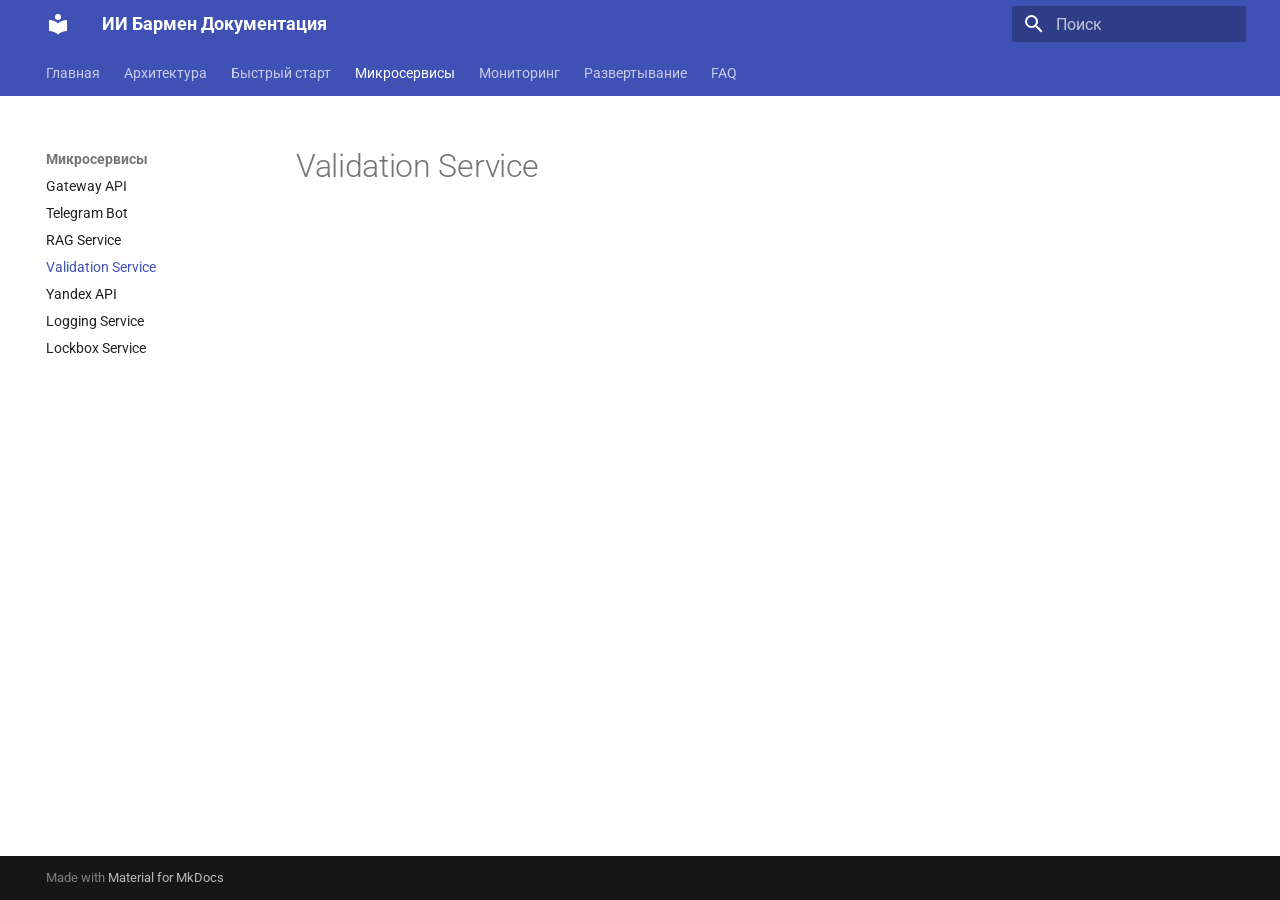
<file: services/validation/index.html>
<!DOCTYPE html><html lang="ru" class="no-js"><head>
    
      <meta charset="utf-8">
      <meta name="viewport" content="width=device-width,initial-scale=1">
      
        <meta name="description" content="Полная документация микросервисной архитектуры ИИ Бармена">
      
      
        <meta name="author" content="Dzhamilia Fatkullina">
      
      
      
        <link rel="prev" href="../rag/">
      
      
        <link rel="next" href="../yandex/">
      
      
        
      
      
      <link rel="icon" href="../../assets/images/favicon.png">
      <meta name="generator" content="mkdocs-1.6.1, mkdocs-material-9.7.5">
    
    
      
        <title>Validation Service - ИИ Бармен Документация</title>
      
    
    
      <link rel="stylesheet" href="../../assets/stylesheets/main.484c7ddc.min.css">
      
        
        <link rel="stylesheet" href="../../assets/stylesheets/palette.ab4e12ef.min.css">
      
      


    
    
      
    
    
      
        
        
        <link rel="preconnect" href="https://fonts.gstatic.com" crossorigin="">
        <link rel="stylesheet" href="https://fonts.googleapis.com/css?family=Roboto:300,300i,400,400i,700,700i%7CRoboto+Mono:400,400i,700,700i&amp;display=fallback">
        <style>:root{--md-text-font:"Roboto";--md-code-font:"Roboto Mono"}</style>
      
    
    
      <link rel="stylesheet" href="../../assets/stylesheets/extra.css">
    
    <script>__md_scope=new URL("../..",location),__md_hash=e=>[...e].reduce(((e,_)=>(e<<5)-e+_.charCodeAt(0)),0),__md_get=(e,_=localStorage,t=__md_scope)=>JSON.parse(_.getItem(t.pathname+"."+e)),__md_set=(e,_,t=localStorage,a=__md_scope)=>{try{t.setItem(a.pathname+"."+e,JSON.stringify(_))}catch(e){}}</script>
    
      

    
    
  <link href="../../assets/stylesheets/glightbox.min.css" rel="stylesheet"><script src="../../assets/javascripts/glightbox.min.js"></script><style id="glightbox-style">
            html.glightbox-open { overflow: initial; height: 100%; }
            .gslide-title { margin-top: 0px; user-select: text; }
            .gslide-desc { color: #666; user-select: text; }
            .gslide-image img { background: white; }
            .gscrollbar-fixer { padding-right: 15px; }
            .gdesc-inner { font-size: 0.75rem; }
            body[data-md-color-scheme="slate"] .gdesc-inner { background: var(--md-default-bg-color); }
            body[data-md-color-scheme="slate"] .gslide-title { color: var(--md-default-fg-color); }
            body[data-md-color-scheme="slate"] .gslide-desc { color: var(--md-default-fg-color); }
        </style></head>
  
  
    
    
    
    
    
    <body dir="ltr" data-md-color-scheme="default" data-md-color-primary="indigo" data-md-color-accent="deep-orange">
  
    
    <input class="md-toggle" data-md-toggle="drawer" type="checkbox" id="__drawer" autocomplete="off">
    <input class="md-toggle" data-md-toggle="search" type="checkbox" id="__search" autocomplete="off">
    <label class="md-overlay" for="__drawer"></label>
    <div data-md-component="skip">
      
        
        <a href="#validation-service" class="md-skip">
          Перейти к содержанию
        </a>
      
    </div>
    <div data-md-component="announce">
      
    </div>
    
    
      

<header class="md-header" data-md-component="header">
  <nav class="md-header__inner md-grid" aria-label="Верхний колонтитул">
    <a href="../.." title="ИИ Бармен Документация" class="md-header__button md-logo" aria-label="ИИ Бармен Документация" data-md-component="logo">
      
  
  <svg xmlns="http://www.w3.org/2000/svg" viewBox="0 0 24 24"><path d="M12 8a3 3 0 0 0 3-3 3 3 0 0 0-3-3 3 3 0 0 0-3 3 3 3 0 0 0 3 3m0 3.54C9.64 9.35 6.5 8 3 8v11c3.5 0 6.64 1.35 9 3.54 2.36-2.19 5.5-3.54 9-3.54V8c-3.5 0-6.64 1.35-9 3.54"></path></svg>

    </a>
    <label class="md-header__button md-icon" for="__drawer">
      
      <svg xmlns="http://www.w3.org/2000/svg" viewBox="0 0 24 24"><path d="M3 6h18v2H3zm0 5h18v2H3zm0 5h18v2H3z"></path></svg>
    </label>
    <div class="md-header__title" data-md-component="header-title">
      <div class="md-header__ellipsis">
        <div class="md-header__topic">
          <span class="md-ellipsis">
            ИИ Бармен Документация
          </span>
        </div>
        <div class="md-header__topic" data-md-component="header-topic">
          <span class="md-ellipsis">
            
              Validation Service
            
          </span>
        </div>
      </div>
    </div>
    
      
    
    
    
    
      
      
        <label class="md-header__button md-icon" for="__search">
          
          <svg xmlns="http://www.w3.org/2000/svg" viewBox="0 0 24 24"><path d="M9.5 3A6.5 6.5 0 0 1 16 9.5c0 1.61-.59 3.09-1.56 4.23l.27.27h.79l5 5-1.5 1.5-5-5v-.79l-.27-.27A6.52 6.52 0 0 1 9.5 16 6.5 6.5 0 0 1 3 9.5 6.5 6.5 0 0 1 9.5 3m0 2C7 5 5 7 5 9.5S7 14 9.5 14 14 12 14 9.5 12 5 9.5 5"></path></svg>
        </label>
        <div class="md-search" data-md-component="search" role="dialog">
  <label class="md-search__overlay" for="__search"></label>
  <div class="md-search__inner" role="search">
    <form class="md-search__form" name="search">
      <input type="text" class="md-search__input" name="query" aria-label="Поиск" placeholder="Поиск" autocapitalize="off" autocorrect="off" autocomplete="off" spellcheck="false" data-md-component="search-query" required="">
      <label class="md-search__icon md-icon" for="__search">
        
        <svg xmlns="http://www.w3.org/2000/svg" viewBox="0 0 24 24"><path d="M9.5 3A6.5 6.5 0 0 1 16 9.5c0 1.61-.59 3.09-1.56 4.23l.27.27h.79l5 5-1.5 1.5-5-5v-.79l-.27-.27A6.52 6.52 0 0 1 9.5 16 6.5 6.5 0 0 1 3 9.5 6.5 6.5 0 0 1 9.5 3m0 2C7 5 5 7 5 9.5S7 14 9.5 14 14 12 14 9.5 12 5 9.5 5"></path></svg>
        
        <svg xmlns="http://www.w3.org/2000/svg" viewBox="0 0 24 24"><path d="M20 11v2H8l5.5 5.5-1.42 1.42L4.16 12l7.92-7.92L13.5 5.5 8 11z"></path></svg>
      </label>
      <nav class="md-search__options" aria-label="Поиск">
        
        <button type="reset" class="md-search__icon md-icon" title="Очистить" aria-label="Очистить" tabindex="-1">
          
          <svg xmlns="http://www.w3.org/2000/svg" viewBox="0 0 24 24"><path d="M19 6.41 17.59 5 12 10.59 6.41 5 5 6.41 10.59 12 5 17.59 6.41 19 12 13.41 17.59 19 19 17.59 13.41 12z"></path></svg>
        </button>
      </nav>
      
        <div class="md-search__suggest" data-md-component="search-suggest"></div>
      
    </form>
    <div class="md-search__output">
      <div class="md-search__scrollwrap" tabindex="0" data-md-scrollfix="">
        <div class="md-search-result" data-md-component="search-result">
          <div class="md-search-result__meta">
            Инициализация поиска
          </div>
          <ol class="md-search-result__list" role="presentation"></ol>
        </div>
      </div>
    </div>
  </div>
</div>
      
    
    
  </nav>
  
</header>
    
    <div class="md-container" data-md-component="container">
      
      
        
          
            
<nav class="md-tabs" aria-label="Вкладки" data-md-component="tabs">
  <div class="md-grid">
    <ul class="md-tabs__list">
      
        
  
  
  
  
    <li class="md-tabs__item">
      <a href="../.." class="md-tabs__link">
        
  
  
    
  
  Главная

      </a>
    </li>
  

      
        
  
  
  
  
    <li class="md-tabs__item">
      <a href="../../architecture/" class="md-tabs__link">
        
  
  
    
  
  Архитектура

      </a>
    </li>
  

      
        
  
  
  
  
    <li class="md-tabs__item">
      <a href="../../quickstart/" class="md-tabs__link">
        
  
  
    
  
  Быстрый старт

      </a>
    </li>
  

      
        
  
  
  
    
  
  
    
    
      <li class="md-tabs__item md-tabs__item--active">
        <a href="../gateway/" class="md-tabs__link">
          
  
  
  Микросервисы

        </a>
      </li>
    
  

      
        
  
  
  
  
    <li class="md-tabs__item">
      <a href="../../monitoring/" class="md-tabs__link">
        
  
  
    
  
  Мониторинг

      </a>
    </li>
  

      
        
  
  
  
  
    
    
      <li class="md-tabs__item">
        <a href="../../deployment/local/" class="md-tabs__link">
          
  
  
  Развертывание

        </a>
      </li>
    
  

      
        
  
  
  
  
    <li class="md-tabs__item">
      <a href="../../faq/" class="md-tabs__link">
        
  
  
    
  
  FAQ

      </a>
    </li>
  

      
    </ul>
  </div>
</nav>
          
        
      
      <main class="md-main" data-md-component="main">
        <div class="md-main__inner md-grid">
          
            
              
              <div class="md-sidebar md-sidebar--primary" data-md-component="sidebar" data-md-type="navigation">
                <div class="md-sidebar__scrollwrap">
                  <div class="md-sidebar__inner">
                    


  


  

<nav class="md-nav md-nav--primary md-nav--lifted md-nav--integrated" aria-label="Навигация" data-md-level="0">
  <label class="md-nav__title" for="__drawer">
    <a href="../.." title="ИИ Бармен Документация" class="md-nav__button md-logo" aria-label="ИИ Бармен Документация" data-md-component="logo">
      
  
  <svg xmlns="http://www.w3.org/2000/svg" viewBox="0 0 24 24"><path d="M12 8a3 3 0 0 0 3-3 3 3 0 0 0-3-3 3 3 0 0 0-3 3 3 3 0 0 0 3 3m0 3.54C9.64 9.35 6.5 8 3 8v11c3.5 0 6.64 1.35 9 3.54 2.36-2.19 5.5-3.54 9-3.54V8c-3.5 0-6.64 1.35-9 3.54"></path></svg>

    </a>
    ИИ Бармен Документация
  </label>
  
  <ul class="md-nav__list" data-md-scrollfix="">
    
      
      
  
  
  
  
    <li class="md-nav__item">
      <a href="../.." class="md-nav__link">
        
  
  
  <span class="md-ellipsis">
    
  
    Главная
  

    
  </span>
  
  

      </a>
    </li>
  

    
      
      
  
  
  
  
    <li class="md-nav__item">
      <a href="../../architecture/" class="md-nav__link">
        
  
  
  <span class="md-ellipsis">
    
  
    Архитектура
  

    
  </span>
  
  

      </a>
    </li>
  

    
      
      
  
  
  
  
    <li class="md-nav__item">
      <a href="../../quickstart/" class="md-nav__link">
        
  
  
  <span class="md-ellipsis">
    
  
    Быстрый старт
  

    
  </span>
  
  

      </a>
    </li>
  

    
      
      
  
  
    
  
  
  
    
    
    
    
      
        
        
      
      
        
      
    
    
    <li class="md-nav__item md-nav__item--active md-nav__item--section md-nav__item--nested">
      
        
        
        <input class="md-nav__toggle md-toggle " type="checkbox" id="__nav_4" checked="">
        
          
          <label class="md-nav__link" for="__nav_4" id="__nav_4_label" tabindex="">
            
  
  
  <span class="md-ellipsis">
    
  
    Микросервисы
  

    
  </span>
  
  

            <span class="md-nav__icon md-icon"></span>
          </label>
        
        <nav class="md-nav" data-md-level="1" aria-labelledby="__nav_4_label" aria-expanded="true">
          <label class="md-nav__title" for="__nav_4">
            <span class="md-nav__icon md-icon"></span>
            
  
    Микросервисы
  

          </label>
          <ul class="md-nav__list" data-md-scrollfix="">
            
              
                
  
  
  
  
    <li class="md-nav__item">
      <a href="../gateway/" class="md-nav__link">
        
  
  
  <span class="md-ellipsis">
    
  
    Gateway API
  

    
  </span>
  
  

      </a>
    </li>
  

              
            
              
                
  
  
  
  
    <li class="md-nav__item">
      <a href="../telegram/" class="md-nav__link">
        
  
  
  <span class="md-ellipsis">
    
  
    Telegram Bot
  

    
  </span>
  
  

      </a>
    </li>
  

              
            
              
                
  
  
  
  
    <li class="md-nav__item">
      <a href="../rag/" class="md-nav__link">
        
  
  
  <span class="md-ellipsis">
    
  
    RAG Service
  

    
  </span>
  
  

      </a>
    </li>
  

              
            
              
                
  
  
    
  
  
  
    <li class="md-nav__item md-nav__item--active">
      
      <input class="md-nav__toggle md-toggle" type="checkbox" id="__toc">
      
      
        
      
      
      <a href="./" class="md-nav__link md-nav__link--active">
        
  
  
  <span class="md-ellipsis">
    
  
    Validation Service
  

    
  </span>
  
  

      </a>
      
    </li>
  

              
            
              
                
  
  
  
  
    <li class="md-nav__item">
      <a href="../yandex/" class="md-nav__link">
        
  
  
  <span class="md-ellipsis">
    
  
    Yandex API
  

    
  </span>
  
  

      </a>
    </li>
  

              
            
              
                
  
  
  
  
    <li class="md-nav__item">
      <a href="../logging/" class="md-nav__link">
        
  
  
  <span class="md-ellipsis">
    
  
    Logging Service
  

    
  </span>
  
  

      </a>
    </li>
  

              
            
              
                
  
  
  
  
    <li class="md-nav__item">
      <a href="../lockbox/" class="md-nav__link">
        
  
  
  <span class="md-ellipsis">
    
  
    Lockbox Service
  

    
  </span>
  
  

      </a>
    </li>
  

              
            
          </ul>
        </nav>
      
    </li>
  

    
      
      
  
  
  
  
    <li class="md-nav__item">
      <a href="../../monitoring/" class="md-nav__link">
        
  
  
  <span class="md-ellipsis">
    
  
    Мониторинг
  

    
  </span>
  
  

      </a>
    </li>
  

    
      
      
  
  
  
  
    
    
    
    
      
      
        
      
    
    
    <li class="md-nav__item md-nav__item--nested">
      
        
        
        <input class="md-nav__toggle md-toggle " type="checkbox" id="__nav_6">
        
          
          <label class="md-nav__link" for="__nav_6" id="__nav_6_label" tabindex="0">
            
  
  
  <span class="md-ellipsis">
    
  
    Развертывание
  

    
  </span>
  
  

            <span class="md-nav__icon md-icon"></span>
          </label>
        
        <nav class="md-nav" data-md-level="1" aria-labelledby="__nav_6_label" aria-expanded="false">
          <label class="md-nav__title" for="__nav_6">
            <span class="md-nav__icon md-icon"></span>
            
  
    Развертывание
  

          </label>
          <ul class="md-nav__list" data-md-scrollfix="">
            
              
                
  
  
  
  
    <li class="md-nav__item">
      <a href="../../deployment/local/" class="md-nav__link">
        
  
  
  <span class="md-ellipsis">
    
  
    Локально
  

    
  </span>
  
  

      </a>
    </li>
  

              
            
              
                
  
  
  
  
    <li class="md-nav__item">
      <a href="../../deployment/yandex-cloud/" class="md-nav__link">
        
  
  
  <span class="md-ellipsis">
    
  
    Yandex Cloud
  

    
  </span>
  
  

      </a>
    </li>
  

              
            
          </ul>
        </nav>
      
    </li>
  

    
      
      
  
  
  
  
    <li class="md-nav__item">
      <a href="../../faq/" class="md-nav__link">
        
  
  
  <span class="md-ellipsis">
    
  
    FAQ
  

    
  </span>
  
  

      </a>
    </li>
  

    
  </ul>
</nav>
                  </div>
                </div>
              </div>
            
            
          
          
            <div class="md-content" data-md-component="content">
              
              <article class="md-content__inner md-typeset">
                
                  



<h1 id="validation-service">Validation Service</h1>












                
              </article>
            </div>
          
          
  <script>var tabs=__md_get("__tabs");if(Array.isArray(tabs))e:for(var set of document.querySelectorAll(".tabbed-set")){var labels=set.querySelector(".tabbed-labels");for(var tab of tabs)for(var label of labels.getElementsByTagName("label"))if(label.innerText.trim()===tab){var input=document.getElementById(label.htmlFor);input.checked=!0;continue e}}</script>

<script>var target=document.getElementById(location.hash.slice(1));target&&target.name&&(target.checked=target.name.startsWith("__tabbed_"))</script>
        </div>
        
      </main>
      
        <footer class="md-footer">
  
  <div class="md-footer-meta md-typeset">
    <div class="md-footer-meta__inner md-grid">
      <div class="md-copyright">
  
  
    Made with
    <a href="https://squidfunk.github.io/mkdocs-material/" target="_blank" rel="noopener">
      Material for MkDocs
    </a>
  
</div>
      
    </div>
  </div>
</footer>
      
    </div>
    <div class="md-dialog" data-md-component="dialog">
      <div class="md-dialog__inner md-typeset"></div>
    </div>
    
    
    
      
      
      <script id="__config" type="application/json">{"annotate": null, "base": "../..", "features": ["navigation.tabs", "navigation.sections", "toc.integrate", "search.suggest", "search.highlight", "content.tabs.link", "content.code.annotate"], "search": "../../assets/javascripts/workers/search.2c215733.min.js", "tags": null, "translations": {"clipboard.copied": "\u0421\u043a\u043e\u043f\u0438\u0440\u043e\u0432\u0430\u043d\u043e \u0432 \u0431\u0443\u0444\u0435\u0440", "clipboard.copy": "\u041a\u043e\u043f\u0438\u0440\u043e\u0432\u0430\u0442\u044c \u0432 \u0431\u0443\u0444\u0435\u0440", "search.result.more.one": "\u0415\u0449\u0451 1 \u043d\u0430 \u044d\u0442\u043e\u0439 \u0441\u0442\u0440\u0430\u043d\u0438\u0446\u0435", "search.result.more.other": "\u0415\u0449\u0451 # \u043d\u0430 \u044d\u0442\u043e\u0439 \u0441\u0442\u0440\u0430\u043d\u0438\u0446\u0435", "search.result.none": "\u0421\u043e\u0432\u043f\u0430\u0434\u0435\u043d\u0438\u0439 \u043d\u0435 \u043d\u0430\u0439\u0434\u0435\u043d\u043e", "search.result.one": "\u041d\u0430\u0439\u0434\u0435\u043d\u043e 1 \u0441\u043e\u0432\u043f\u0430\u0434\u0435\u043d\u0438\u0435", "search.result.other": "\u041d\u0430\u0439\u0434\u0435\u043d\u043e \u0441\u043e\u0432\u043f\u0430\u0434\u0435\u043d\u0438\u0439: #", "search.result.placeholder": "\u041d\u0430\u0447\u043d\u0438\u0442\u0435 \u043f\u0435\u0447\u0430\u0442\u0430\u0442\u044c \u0434\u043b\u044f \u043f\u043e\u0438\u0441\u043a\u0430", "search.result.term.missing": "\u041e\u0442\u0441\u0443\u0442\u0441\u0442\u0432\u0443\u0435\u0442", "select.version": "\u0412\u044b\u0431\u0435\u0440\u0438\u0442\u0435 \u0432\u0435\u0440\u0441\u0438\u044e"}, "version": null}</script>
    
    
      <script src="../../assets/javascripts/bundle.79ae519e.min.js"></script>
      
    
  
<script id="init-glightbox">const lightbox = GLightbox({"touchNavigation": true, "loop": false, "zoomable": true, "draggable": true, "openEffect": "zoom", "closeEffect": "zoom", "slideEffect": "slide"});
document$.subscribe(()=>{ lightbox.reload(); });
</script></body></html>
</file>
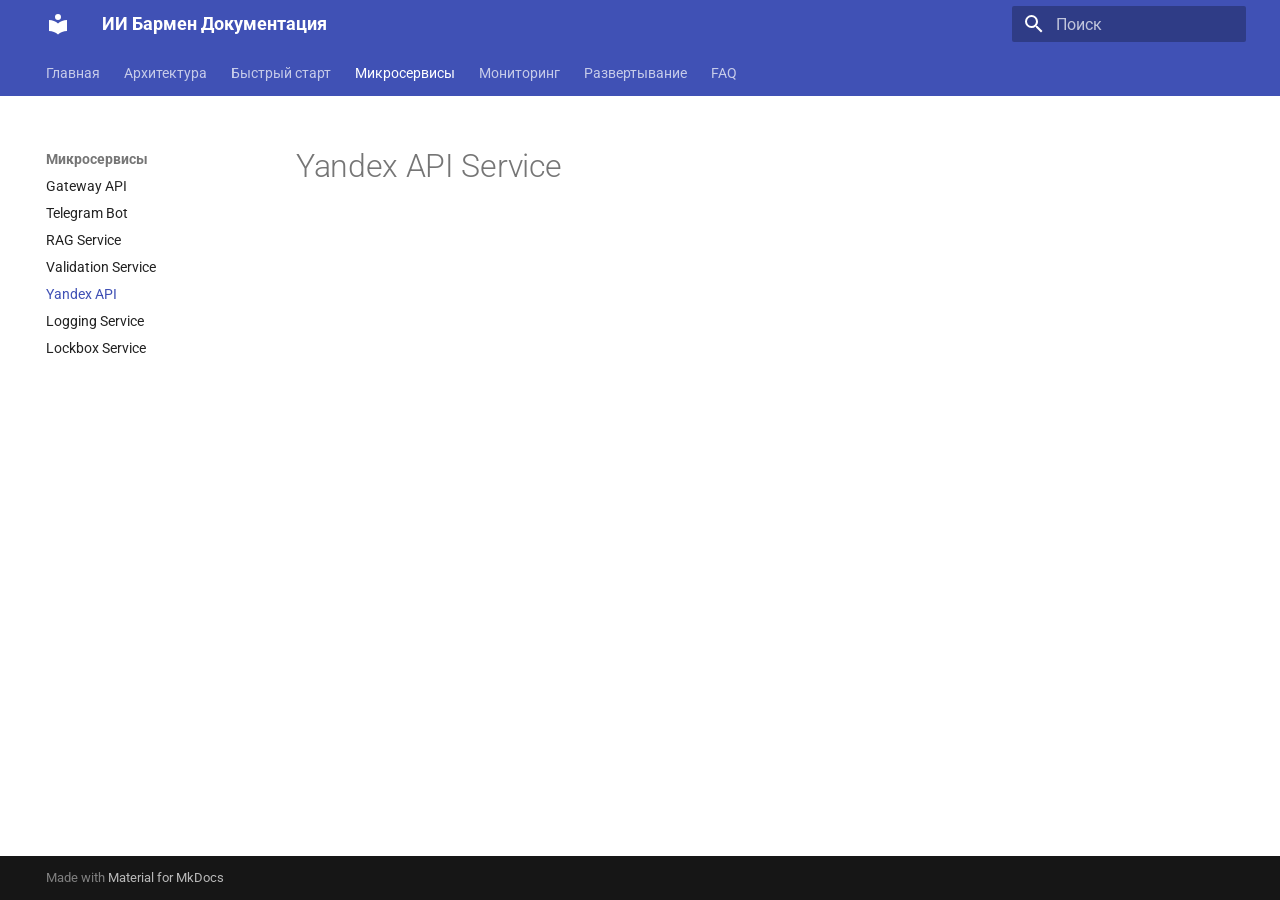
<file: services/yandex/index.html>
<!DOCTYPE html><html lang="ru" class="no-js"><head>
    
      <meta charset="utf-8">
      <meta name="viewport" content="width=device-width,initial-scale=1">
      
        <meta name="description" content="Полная документация микросервисной архитектуры ИИ Бармена">
      
      
        <meta name="author" content="Dzhamilia Fatkullina">
      
      
      
        <link rel="prev" href="../validation/">
      
      
        <link rel="next" href="../logging/">
      
      
        
      
      
      <link rel="icon" href="../../assets/images/favicon.png">
      <meta name="generator" content="mkdocs-1.6.1, mkdocs-material-9.7.5">
    
    
      
        <title>Yandex API - ИИ Бармен Документация</title>
      
    
    
      <link rel="stylesheet" href="../../assets/stylesheets/main.484c7ddc.min.css">
      
        
        <link rel="stylesheet" href="../../assets/stylesheets/palette.ab4e12ef.min.css">
      
      


    
    
      
    
    
      
        
        
        <link rel="preconnect" href="https://fonts.gstatic.com" crossorigin="">
        <link rel="stylesheet" href="https://fonts.googleapis.com/css?family=Roboto:300,300i,400,400i,700,700i%7CRoboto+Mono:400,400i,700,700i&amp;display=fallback">
        <style>:root{--md-text-font:"Roboto";--md-code-font:"Roboto Mono"}</style>
      
    
    
      <link rel="stylesheet" href="../../assets/stylesheets/extra.css">
    
    <script>__md_scope=new URL("../..",location),__md_hash=e=>[...e].reduce(((e,_)=>(e<<5)-e+_.charCodeAt(0)),0),__md_get=(e,_=localStorage,t=__md_scope)=>JSON.parse(_.getItem(t.pathname+"."+e)),__md_set=(e,_,t=localStorage,a=__md_scope)=>{try{t.setItem(a.pathname+"."+e,JSON.stringify(_))}catch(e){}}</script>
    
      

    
    
  <link href="../../assets/stylesheets/glightbox.min.css" rel="stylesheet"><script src="../../assets/javascripts/glightbox.min.js"></script><style id="glightbox-style">
            html.glightbox-open { overflow: initial; height: 100%; }
            .gslide-title { margin-top: 0px; user-select: text; }
            .gslide-desc { color: #666; user-select: text; }
            .gslide-image img { background: white; }
            .gscrollbar-fixer { padding-right: 15px; }
            .gdesc-inner { font-size: 0.75rem; }
            body[data-md-color-scheme="slate"] .gdesc-inner { background: var(--md-default-bg-color); }
            body[data-md-color-scheme="slate"] .gslide-title { color: var(--md-default-fg-color); }
            body[data-md-color-scheme="slate"] .gslide-desc { color: var(--md-default-fg-color); }
        </style></head>
  
  
    
    
    
    
    
    <body dir="ltr" data-md-color-scheme="default" data-md-color-primary="indigo" data-md-color-accent="deep-orange">
  
    
    <input class="md-toggle" data-md-toggle="drawer" type="checkbox" id="__drawer" autocomplete="off">
    <input class="md-toggle" data-md-toggle="search" type="checkbox" id="__search" autocomplete="off">
    <label class="md-overlay" for="__drawer"></label>
    <div data-md-component="skip">
      
        
        <a href="#yandex-api-service" class="md-skip">
          Перейти к содержанию
        </a>
      
    </div>
    <div data-md-component="announce">
      
    </div>
    
    
      

<header class="md-header" data-md-component="header">
  <nav class="md-header__inner md-grid" aria-label="Верхний колонтитул">
    <a href="../.." title="ИИ Бармен Документация" class="md-header__button md-logo" aria-label="ИИ Бармен Документация" data-md-component="logo">
      
  
  <svg xmlns="http://www.w3.org/2000/svg" viewBox="0 0 24 24"><path d="M12 8a3 3 0 0 0 3-3 3 3 0 0 0-3-3 3 3 0 0 0-3 3 3 3 0 0 0 3 3m0 3.54C9.64 9.35 6.5 8 3 8v11c3.5 0 6.64 1.35 9 3.54 2.36-2.19 5.5-3.54 9-3.54V8c-3.5 0-6.64 1.35-9 3.54"></path></svg>

    </a>
    <label class="md-header__button md-icon" for="__drawer">
      
      <svg xmlns="http://www.w3.org/2000/svg" viewBox="0 0 24 24"><path d="M3 6h18v2H3zm0 5h18v2H3zm0 5h18v2H3z"></path></svg>
    </label>
    <div class="md-header__title" data-md-component="header-title">
      <div class="md-header__ellipsis">
        <div class="md-header__topic">
          <span class="md-ellipsis">
            ИИ Бармен Документация
          </span>
        </div>
        <div class="md-header__topic" data-md-component="header-topic">
          <span class="md-ellipsis">
            
              Yandex API
            
          </span>
        </div>
      </div>
    </div>
    
      
    
    
    
    
      
      
        <label class="md-header__button md-icon" for="__search">
          
          <svg xmlns="http://www.w3.org/2000/svg" viewBox="0 0 24 24"><path d="M9.5 3A6.5 6.5 0 0 1 16 9.5c0 1.61-.59 3.09-1.56 4.23l.27.27h.79l5 5-1.5 1.5-5-5v-.79l-.27-.27A6.52 6.52 0 0 1 9.5 16 6.5 6.5 0 0 1 3 9.5 6.5 6.5 0 0 1 9.5 3m0 2C7 5 5 7 5 9.5S7 14 9.5 14 14 12 14 9.5 12 5 9.5 5"></path></svg>
        </label>
        <div class="md-search" data-md-component="search" role="dialog">
  <label class="md-search__overlay" for="__search"></label>
  <div class="md-search__inner" role="search">
    <form class="md-search__form" name="search">
      <input type="text" class="md-search__input" name="query" aria-label="Поиск" placeholder="Поиск" autocapitalize="off" autocorrect="off" autocomplete="off" spellcheck="false" data-md-component="search-query" required="">
      <label class="md-search__icon md-icon" for="__search">
        
        <svg xmlns="http://www.w3.org/2000/svg" viewBox="0 0 24 24"><path d="M9.5 3A6.5 6.5 0 0 1 16 9.5c0 1.61-.59 3.09-1.56 4.23l.27.27h.79l5 5-1.5 1.5-5-5v-.79l-.27-.27A6.52 6.52 0 0 1 9.5 16 6.5 6.5 0 0 1 3 9.5 6.5 6.5 0 0 1 9.5 3m0 2C7 5 5 7 5 9.5S7 14 9.5 14 14 12 14 9.5 12 5 9.5 5"></path></svg>
        
        <svg xmlns="http://www.w3.org/2000/svg" viewBox="0 0 24 24"><path d="M20 11v2H8l5.5 5.5-1.42 1.42L4.16 12l7.92-7.92L13.5 5.5 8 11z"></path></svg>
      </label>
      <nav class="md-search__options" aria-label="Поиск">
        
        <button type="reset" class="md-search__icon md-icon" title="Очистить" aria-label="Очистить" tabindex="-1">
          
          <svg xmlns="http://www.w3.org/2000/svg" viewBox="0 0 24 24"><path d="M19 6.41 17.59 5 12 10.59 6.41 5 5 6.41 10.59 12 5 17.59 6.41 19 12 13.41 17.59 19 19 17.59 13.41 12z"></path></svg>
        </button>
      </nav>
      
        <div class="md-search__suggest" data-md-component="search-suggest"></div>
      
    </form>
    <div class="md-search__output">
      <div class="md-search__scrollwrap" tabindex="0" data-md-scrollfix="">
        <div class="md-search-result" data-md-component="search-result">
          <div class="md-search-result__meta">
            Инициализация поиска
          </div>
          <ol class="md-search-result__list" role="presentation"></ol>
        </div>
      </div>
    </div>
  </div>
</div>
      
    
    
  </nav>
  
</header>
    
    <div class="md-container" data-md-component="container">
      
      
        
          
            
<nav class="md-tabs" aria-label="Вкладки" data-md-component="tabs">
  <div class="md-grid">
    <ul class="md-tabs__list">
      
        
  
  
  
  
    <li class="md-tabs__item">
      <a href="../.." class="md-tabs__link">
        
  
  
    
  
  Главная

      </a>
    </li>
  

      
        
  
  
  
  
    <li class="md-tabs__item">
      <a href="../../architecture/" class="md-tabs__link">
        
  
  
    
  
  Архитектура

      </a>
    </li>
  

      
        
  
  
  
  
    <li class="md-tabs__item">
      <a href="../../quickstart/" class="md-tabs__link">
        
  
  
    
  
  Быстрый старт

      </a>
    </li>
  

      
        
  
  
  
    
  
  
    
    
      <li class="md-tabs__item md-tabs__item--active">
        <a href="../gateway/" class="md-tabs__link">
          
  
  
  Микросервисы

        </a>
      </li>
    
  

      
        
  
  
  
  
    <li class="md-tabs__item">
      <a href="../../monitoring/" class="md-tabs__link">
        
  
  
    
  
  Мониторинг

      </a>
    </li>
  

      
        
  
  
  
  
    
    
      <li class="md-tabs__item">
        <a href="../../deployment/local/" class="md-tabs__link">
          
  
  
  Развертывание

        </a>
      </li>
    
  

      
        
  
  
  
  
    <li class="md-tabs__item">
      <a href="../../faq/" class="md-tabs__link">
        
  
  
    
  
  FAQ

      </a>
    </li>
  

      
    </ul>
  </div>
</nav>
          
        
      
      <main class="md-main" data-md-component="main">
        <div class="md-main__inner md-grid">
          
            
              
              <div class="md-sidebar md-sidebar--primary" data-md-component="sidebar" data-md-type="navigation">
                <div class="md-sidebar__scrollwrap">
                  <div class="md-sidebar__inner">
                    


  


  

<nav class="md-nav md-nav--primary md-nav--lifted md-nav--integrated" aria-label="Навигация" data-md-level="0">
  <label class="md-nav__title" for="__drawer">
    <a href="../.." title="ИИ Бармен Документация" class="md-nav__button md-logo" aria-label="ИИ Бармен Документация" data-md-component="logo">
      
  
  <svg xmlns="http://www.w3.org/2000/svg" viewBox="0 0 24 24"><path d="M12 8a3 3 0 0 0 3-3 3 3 0 0 0-3-3 3 3 0 0 0-3 3 3 3 0 0 0 3 3m0 3.54C9.64 9.35 6.5 8 3 8v11c3.5 0 6.64 1.35 9 3.54 2.36-2.19 5.5-3.54 9-3.54V8c-3.5 0-6.64 1.35-9 3.54"></path></svg>

    </a>
    ИИ Бармен Документация
  </label>
  
  <ul class="md-nav__list" data-md-scrollfix="">
    
      
      
  
  
  
  
    <li class="md-nav__item">
      <a href="../.." class="md-nav__link">
        
  
  
  <span class="md-ellipsis">
    
  
    Главная
  

    
  </span>
  
  

      </a>
    </li>
  

    
      
      
  
  
  
  
    <li class="md-nav__item">
      <a href="../../architecture/" class="md-nav__link">
        
  
  
  <span class="md-ellipsis">
    
  
    Архитектура
  

    
  </span>
  
  

      </a>
    </li>
  

    
      
      
  
  
  
  
    <li class="md-nav__item">
      <a href="../../quickstart/" class="md-nav__link">
        
  
  
  <span class="md-ellipsis">
    
  
    Быстрый старт
  

    
  </span>
  
  

      </a>
    </li>
  

    
      
      
  
  
    
  
  
  
    
    
    
    
      
        
        
      
      
        
      
    
    
    <li class="md-nav__item md-nav__item--active md-nav__item--section md-nav__item--nested">
      
        
        
        <input class="md-nav__toggle md-toggle " type="checkbox" id="__nav_4" checked="">
        
          
          <label class="md-nav__link" for="__nav_4" id="__nav_4_label" tabindex="">
            
  
  
  <span class="md-ellipsis">
    
  
    Микросервисы
  

    
  </span>
  
  

            <span class="md-nav__icon md-icon"></span>
          </label>
        
        <nav class="md-nav" data-md-level="1" aria-labelledby="__nav_4_label" aria-expanded="true">
          <label class="md-nav__title" for="__nav_4">
            <span class="md-nav__icon md-icon"></span>
            
  
    Микросервисы
  

          </label>
          <ul class="md-nav__list" data-md-scrollfix="">
            
              
                
  
  
  
  
    <li class="md-nav__item">
      <a href="../gateway/" class="md-nav__link">
        
  
  
  <span class="md-ellipsis">
    
  
    Gateway API
  

    
  </span>
  
  

      </a>
    </li>
  

              
            
              
                
  
  
  
  
    <li class="md-nav__item">
      <a href="../telegram/" class="md-nav__link">
        
  
  
  <span class="md-ellipsis">
    
  
    Telegram Bot
  

    
  </span>
  
  

      </a>
    </li>
  

              
            
              
                
  
  
  
  
    <li class="md-nav__item">
      <a href="../rag/" class="md-nav__link">
        
  
  
  <span class="md-ellipsis">
    
  
    RAG Service
  

    
  </span>
  
  

      </a>
    </li>
  

              
            
              
                
  
  
  
  
    <li class="md-nav__item">
      <a href="../validation/" class="md-nav__link">
        
  
  
  <span class="md-ellipsis">
    
  
    Validation Service
  

    
  </span>
  
  

      </a>
    </li>
  

              
            
              
                
  
  
    
  
  
  
    <li class="md-nav__item md-nav__item--active">
      
      <input class="md-nav__toggle md-toggle" type="checkbox" id="__toc">
      
      
        
      
      
      <a href="./" class="md-nav__link md-nav__link--active">
        
  
  
  <span class="md-ellipsis">
    
  
    Yandex API
  

    
  </span>
  
  

      </a>
      
    </li>
  

              
            
              
                
  
  
  
  
    <li class="md-nav__item">
      <a href="../logging/" class="md-nav__link">
        
  
  
  <span class="md-ellipsis">
    
  
    Logging Service
  

    
  </span>
  
  

      </a>
    </li>
  

              
            
              
                
  
  
  
  
    <li class="md-nav__item">
      <a href="../lockbox/" class="md-nav__link">
        
  
  
  <span class="md-ellipsis">
    
  
    Lockbox Service
  

    
  </span>
  
  

      </a>
    </li>
  

              
            
          </ul>
        </nav>
      
    </li>
  

    
      
      
  
  
  
  
    <li class="md-nav__item">
      <a href="../../monitoring/" class="md-nav__link">
        
  
  
  <span class="md-ellipsis">
    
  
    Мониторинг
  

    
  </span>
  
  

      </a>
    </li>
  

    
      
      
  
  
  
  
    
    
    
    
      
      
        
      
    
    
    <li class="md-nav__item md-nav__item--nested">
      
        
        
        <input class="md-nav__toggle md-toggle " type="checkbox" id="__nav_6">
        
          
          <label class="md-nav__link" for="__nav_6" id="__nav_6_label" tabindex="0">
            
  
  
  <span class="md-ellipsis">
    
  
    Развертывание
  

    
  </span>
  
  

            <span class="md-nav__icon md-icon"></span>
          </label>
        
        <nav class="md-nav" data-md-level="1" aria-labelledby="__nav_6_label" aria-expanded="false">
          <label class="md-nav__title" for="__nav_6">
            <span class="md-nav__icon md-icon"></span>
            
  
    Развертывание
  

          </label>
          <ul class="md-nav__list" data-md-scrollfix="">
            
              
                
  
  
  
  
    <li class="md-nav__item">
      <a href="../../deployment/local/" class="md-nav__link">
        
  
  
  <span class="md-ellipsis">
    
  
    Локально
  

    
  </span>
  
  

      </a>
    </li>
  

              
            
              
                
  
  
  
  
    <li class="md-nav__item">
      <a href="../../deployment/yandex-cloud/" class="md-nav__link">
        
  
  
  <span class="md-ellipsis">
    
  
    Yandex Cloud
  

    
  </span>
  
  

      </a>
    </li>
  

              
            
          </ul>
        </nav>
      
    </li>
  

    
      
      
  
  
  
  
    <li class="md-nav__item">
      <a href="../../faq/" class="md-nav__link">
        
  
  
  <span class="md-ellipsis">
    
  
    FAQ
  

    
  </span>
  
  

      </a>
    </li>
  

    
  </ul>
</nav>
                  </div>
                </div>
              </div>
            
            
          
          
            <div class="md-content" data-md-component="content">
              
              <article class="md-content__inner md-typeset">
                
                  



<h1 id="yandex-api-service">Yandex API Service</h1>












                
              </article>
            </div>
          
          
  <script>var tabs=__md_get("__tabs");if(Array.isArray(tabs))e:for(var set of document.querySelectorAll(".tabbed-set")){var labels=set.querySelector(".tabbed-labels");for(var tab of tabs)for(var label of labels.getElementsByTagName("label"))if(label.innerText.trim()===tab){var input=document.getElementById(label.htmlFor);input.checked=!0;continue e}}</script>

<script>var target=document.getElementById(location.hash.slice(1));target&&target.name&&(target.checked=target.name.startsWith("__tabbed_"))</script>
        </div>
        
      </main>
      
        <footer class="md-footer">
  
  <div class="md-footer-meta md-typeset">
    <div class="md-footer-meta__inner md-grid">
      <div class="md-copyright">
  
  
    Made with
    <a href="https://squidfunk.github.io/mkdocs-material/" target="_blank" rel="noopener">
      Material for MkDocs
    </a>
  
</div>
      
    </div>
  </div>
</footer>
      
    </div>
    <div class="md-dialog" data-md-component="dialog">
      <div class="md-dialog__inner md-typeset"></div>
    </div>
    
    
    
      
      
      <script id="__config" type="application/json">{"annotate": null, "base": "../..", "features": ["navigation.tabs", "navigation.sections", "toc.integrate", "search.suggest", "search.highlight", "content.tabs.link", "content.code.annotate"], "search": "../../assets/javascripts/workers/search.2c215733.min.js", "tags": null, "translations": {"clipboard.copied": "\u0421\u043a\u043e\u043f\u0438\u0440\u043e\u0432\u0430\u043d\u043e \u0432 \u0431\u0443\u0444\u0435\u0440", "clipboard.copy": "\u041a\u043e\u043f\u0438\u0440\u043e\u0432\u0430\u0442\u044c \u0432 \u0431\u0443\u0444\u0435\u0440", "search.result.more.one": "\u0415\u0449\u0451 1 \u043d\u0430 \u044d\u0442\u043e\u0439 \u0441\u0442\u0440\u0430\u043d\u0438\u0446\u0435", "search.result.more.other": "\u0415\u0449\u0451 # \u043d\u0430 \u044d\u0442\u043e\u0439 \u0441\u0442\u0440\u0430\u043d\u0438\u0446\u0435", "search.result.none": "\u0421\u043e\u0432\u043f\u0430\u0434\u0435\u043d\u0438\u0439 \u043d\u0435 \u043d\u0430\u0439\u0434\u0435\u043d\u043e", "search.result.one": "\u041d\u0430\u0439\u0434\u0435\u043d\u043e 1 \u0441\u043e\u0432\u043f\u0430\u0434\u0435\u043d\u0438\u0435", "search.result.other": "\u041d\u0430\u0439\u0434\u0435\u043d\u043e \u0441\u043e\u0432\u043f\u0430\u0434\u0435\u043d\u0438\u0439: #", "search.result.placeholder": "\u041d\u0430\u0447\u043d\u0438\u0442\u0435 \u043f\u0435\u0447\u0430\u0442\u0430\u0442\u044c \u0434\u043b\u044f \u043f\u043e\u0438\u0441\u043a\u0430", "search.result.term.missing": "\u041e\u0442\u0441\u0443\u0442\u0441\u0442\u0432\u0443\u0435\u0442", "select.version": "\u0412\u044b\u0431\u0435\u0440\u0438\u0442\u0435 \u0432\u0435\u0440\u0441\u0438\u044e"}, "version": null}</script>
    
    
      <script src="../../assets/javascripts/bundle.79ae519e.min.js"></script>
      
    
  
<script id="init-glightbox">const lightbox = GLightbox({"touchNavigation": true, "loop": false, "zoomable": true, "draggable": true, "openEffect": "zoom", "closeEffect": "zoom", "slideEffect": "slide"});
document$.subscribe(()=>{ lightbox.reload(); });
</script></body></html>
</file>
<file: assets/stylesheets/extra.css>
/* может потом добавлю */
</file>
<file: assets/stylesheets/main.484c7ddc.min.css>
@charset "UTF-8";html{-webkit-text-size-adjust:none;-moz-text-size-adjust:none;text-size-adjust:none;box-sizing:border-box}*,:after,:before{box-sizing:inherit}@media (prefers-reduced-motion){*,:after,:before{transition:none!important}}body{margin:0}a,button,input,label{-webkit-tap-highlight-color:transparent}a{color:inherit;text-decoration:none}hr{border:0;box-sizing:initial;display:block;height:.05rem;overflow:visible;padding:0}small{font-size:80%}sub,sup{line-height:1em}img{border-style:none}table{border-collapse:initial;border-spacing:0}td,th{font-weight:400;vertical-align:top}button{background:#0000;border:0;font-family:inherit;font-size:inherit;margin:0;padding:0}input{border:0;outline:none}:root{--md-primary-fg-color:#4051b5;--md-primary-fg-color--light:#5d6cc0;--md-primary-fg-color--dark:#303fa1;--md-primary-bg-color:#fff;--md-primary-bg-color--light:#ffffffb3;--md-accent-fg-color:#526cfe;--md-accent-fg-color--transparent:#526cfe1a;--md-accent-bg-color:#fff;--md-accent-bg-color--light:#ffffffb3}[data-md-color-scheme=default]{color-scheme:light}[data-md-color-scheme=default] img[src$="#gh-dark-mode-only"],[data-md-color-scheme=default] img[src$="#only-dark"]{display:none}:root,[data-md-color-scheme=default]{--md-hue:225deg;--md-default-fg-color:#000000de;--md-default-fg-color--light:#0000008a;--md-default-fg-color--lighter:#00000052;--md-default-fg-color--lightest:#00000012;--md-default-bg-color:#fff;--md-default-bg-color--light:#ffffffb3;--md-default-bg-color--lighter:#ffffff4d;--md-default-bg-color--lightest:#ffffff1f;--md-code-fg-color:#36464e;--md-code-bg-color:#f5f5f5;--md-code-bg-color--light:#f5f5f5b3;--md-code-bg-color--lighter:#f5f5f54d;--md-code-hl-color:#4287ff;--md-code-hl-color--light:#4287ff1a;--md-code-hl-number-color:#d52a2a;--md-code-hl-special-color:#db1457;--md-code-hl-function-color:#a846b9;--md-code-hl-constant-color:#6e59d9;--md-code-hl-keyword-color:#3f6ec6;--md-code-hl-string-color:#1c7d4d;--md-code-hl-name-color:var(--md-code-fg-color);--md-code-hl-operator-color:var(--md-default-fg-color--light);--md-code-hl-punctuation-color:var(--md-default-fg-color--light);--md-code-hl-comment-color:var(--md-default-fg-color--light);--md-code-hl-generic-color:var(--md-default-fg-color--light);--md-code-hl-variable-color:var(--md-default-fg-color--light);--md-typeset-color:var(--md-default-fg-color);--md-typeset-a-color:var(--md-primary-fg-color);--md-typeset-del-color:#f5503d26;--md-typeset-ins-color:#0bd57026;--md-typeset-kbd-color:#fafafa;--md-typeset-kbd-accent-color:#fff;--md-typeset-kbd-border-color:#b8b8b8;--md-typeset-mark-color:#ffff0080;--md-typeset-table-color:#0000001f;--md-typeset-table-color--light:rgba(0,0,0,.035);--md-admonition-fg-color:var(--md-default-fg-color);--md-admonition-bg-color:var(--md-default-bg-color);--md-warning-fg-color:#000000de;--md-warning-bg-color:#ff9;--md-footer-fg-color:#fff;--md-footer-fg-color--light:#ffffffb3;--md-footer-fg-color--lighter:#ffffff73;--md-footer-bg-color:#000000de;--md-footer-bg-color--dark:#00000052;--md-shadow-z1:0 0.2rem 0.5rem #0000000d,0 0 0.05rem #0000001a;--md-shadow-z2:0 0.2rem 0.5rem #0000001a,0 0 0.05rem #00000040;--md-shadow-z3:0 0.2rem 0.5rem #0003,0 0 0.05rem #00000059}.md-icon svg{fill:currentcolor;display:block;height:1.2rem;width:1.2rem}body{-webkit-font-smoothing:antialiased;-moz-osx-font-smoothing:grayscale;--md-text-font-family:var(--md-text-font,_),-apple-system,BlinkMacSystemFont,Helvetica,Arial,sans-serif;--md-code-font-family:var(--md-code-font,_),SFMono-Regular,Consolas,Menlo,monospace}aside,body,input{font-feature-settings:"kern","liga";color:var(--md-typeset-color);font-family:var(--md-text-font-family)}code,kbd,pre{font-feature-settings:"kern";font-family:var(--md-code-font-family)}:root{--md-typeset-table-sort-icon:url('data:image/svg+xml;charset=utf-8,<svg xmlns="http://www.w3.org/2000/svg" viewBox="0 0 24 24"><path d="m18 21-4-4h3V7h-3l4-4 4 4h-3v10h3M2 19v-2h10v2M2 13v-2h7v2M2 7V5h4v2z"/></svg>');--md-typeset-table-sort-icon--asc:url('data:image/svg+xml;charset=utf-8,<svg xmlns="http://www.w3.org/2000/svg" viewBox="0 0 24 24"><path d="M19 17h3l-4 4-4-4h3V3h2M2 17h10v2H2M6 5v2H2V5m0 6h7v2H2z"/></svg>');--md-typeset-table-sort-icon--desc:url('data:image/svg+xml;charset=utf-8,<svg xmlns="http://www.w3.org/2000/svg" viewBox="0 0 24 24"><path d="M19 7h3l-4-4-4 4h3v14h2M2 17h10v2H2M6 5v2H2V5m0 6h7v2H2z"/></svg>')}.md-typeset{-webkit-print-color-adjust:exact;color-adjust:exact;font-size:.8rem;line-height:1.6;overflow-wrap:break-word}@media print{.md-typeset{font-size:.68rem}}.md-typeset blockquote,.md-typeset dl,.md-typeset figure,.md-typeset ol,.md-typeset pre,.md-typeset ul{margin-bottom:1em;margin-top:1em}.md-typeset h1{color:var(--md-default-fg-color--light);font-size:2em;line-height:1.3;margin:0 0 1.25em}.md-typeset h1,.md-typeset h2{font-weight:300;letter-spacing:-.01em}.md-typeset h2{font-size:1.5625em;line-height:1.4;margin:1.6em 0 .64em}.md-typeset h3{font-size:1.25em;font-weight:400;letter-spacing:-.01em;line-height:1.5;margin:1.6em 0 .8em}.md-typeset h2+h3{margin-top:.8em}.md-typeset h4{font-weight:700;letter-spacing:-.01em;margin:1em 0}.md-typeset h5,.md-typeset h6{color:var(--md-default-fg-color--light);font-size:.8em;font-weight:700;letter-spacing:-.01em;margin:1.25em 0}.md-typeset h5{text-transform:uppercase}.md-typeset h5 code{text-transform:none}.md-typeset hr{border-bottom:.05rem solid var(--md-default-fg-color--lightest);display:flow-root;margin:1.5em 0}.md-typeset a{color:var(--md-typeset-a-color);word-break:break-word}.md-typeset a,.md-typeset a:before{transition:color 125ms}.md-typeset a:focus,.md-typeset a:hover{color:var(--md-accent-fg-color)}.md-typeset a:focus code,.md-typeset a:hover code{background-color:var(--md-accent-fg-color--transparent);color:var(--md-accent-fg-color)}.md-typeset a code{color:var(--md-typeset-a-color)}.md-typeset a.focus-visible{outline-color:var(--md-accent-fg-color);outline-offset:.2rem}.md-typeset code,.md-typeset kbd,.md-typeset pre{color:var(--md-code-fg-color);direction:ltr;font-variant-ligatures:none;transition:background-color 125ms}@media print{.md-typeset code,.md-typeset kbd,.md-typeset pre{white-space:pre-wrap}}.md-typeset code{background-color:var(--md-code-bg-color);border-radius:.1rem;-webkit-box-decoration-break:clone;box-decoration-break:clone;font-size:.85em;padding:0 .2941176471em;transition:color 125ms,background-color 125ms;word-break:break-word}.md-typeset code:not(.focus-visible){-webkit-tap-highlight-color:transparent;outline:none}.md-typeset pre{display:flow-root;line-height:1.4;position:relative}.md-typeset pre>code{-webkit-box-decoration-break:slice;box-decoration-break:slice;box-shadow:none;display:block;margin:0;outline-color:var(--md-accent-fg-color);overflow:auto;padding:.7720588235em 1.1764705882em;scrollbar-color:var(--md-default-fg-color--lighter) #0000;scrollbar-width:thin;touch-action:auto;word-break:normal}.md-typeset pre>code:hover{scrollbar-color:var(--md-accent-fg-color) #0000}.md-typeset pre>code::-webkit-scrollbar{height:.2rem;width:.2rem}.md-typeset pre>code::-webkit-scrollbar-thumb{background-color:var(--md-default-fg-color--lighter)}.md-typeset pre>code::-webkit-scrollbar-thumb:hover{background-color:var(--md-accent-fg-color)}.md-typeset kbd{background-color:var(--md-typeset-kbd-color);border-radius:.1rem;box-shadow:0 .1rem 0 .05rem var(--md-typeset-kbd-border-color),0 .1rem 0 var(--md-typeset-kbd-border-color),0 -.1rem .2rem var(--md-typeset-kbd-accent-color) inset;color:var(--md-default-fg-color);display:inline-block;font-size:.75em;padding:0 .6666666667em;vertical-align:text-top;word-break:break-word}.md-typeset mark{background-color:var(--md-typeset-mark-color);-webkit-box-decoration-break:clone;box-decoration-break:clone;color:inherit;word-break:break-word}.md-typeset abbr{cursor:help;text-decoration:none}.md-typeset [data-preview],.md-typeset abbr{border-bottom:.05rem dotted var(--md-default-fg-color--light)}.md-typeset small{opacity:.75}[dir=ltr] .md-typeset sub,[dir=ltr] .md-typeset sup{margin-left:.078125em}[dir=rtl] .md-typeset sub,[dir=rtl] .md-typeset sup{margin-right:.078125em}[dir=ltr] .md-typeset blockquote{padding-left:.6rem}[dir=rtl] .md-typeset blockquote{padding-right:.6rem}[dir=ltr] .md-typeset blockquote{border-left:.2rem solid var(--md-default-fg-color--lighter)}[dir=rtl] .md-typeset blockquote{border-right:.2rem solid var(--md-default-fg-color--lighter)}.md-typeset blockquote{color:var(--md-default-fg-color--light);margin-left:0;margin-right:0}.md-typeset ul{list-style-type:disc}.md-typeset ul[type]{list-style-type:revert-layer}[dir=ltr] .md-typeset ol,[dir=ltr] .md-typeset ul{margin-left:.625em}[dir=rtl] .md-typeset ol,[dir=rtl] .md-typeset ul{margin-right:.625em}.md-typeset ol,.md-typeset ul{padding:0}.md-typeset ol:not([hidden]),.md-typeset ul:not([hidden]){display:flow-root}.md-typeset ol ol,.md-typeset ul ol{list-style-type:lower-alpha}.md-typeset ol ol ol,.md-typeset ul ol ol{list-style-type:lower-roman}.md-typeset ol ol ol ol,.md-typeset ul ol ol ol{list-style-type:upper-alpha}.md-typeset ol ol ol ol ol,.md-typeset ul ol ol ol ol{list-style-type:upper-roman}.md-typeset ol[type],.md-typeset ul[type]{list-style-type:revert-layer}[dir=ltr] .md-typeset ol li,[dir=ltr] .md-typeset ul li{margin-left:1.25em}[dir=rtl] .md-typeset ol li,[dir=rtl] .md-typeset ul li{margin-right:1.25em}.md-typeset ol li,.md-typeset ul li{margin-bottom:.5em}.md-typeset ol li blockquote,.md-typeset ol li p,.md-typeset ul li blockquote,.md-typeset ul li p{margin:.5em 0}.md-typeset ol li:last-child,.md-typeset ul li:last-child{margin-bottom:0}[dir=ltr] .md-typeset ol li ol,[dir=ltr] .md-typeset ol li ul,[dir=ltr] .md-typeset ul li ol,[dir=ltr] .md-typeset ul li ul{margin-left:.625em}[dir=rtl] .md-typeset ol li ol,[dir=rtl] .md-typeset ol li ul,[dir=rtl] .md-typeset ul li ol,[dir=rtl] .md-typeset ul li ul{margin-right:.625em}.md-typeset ol li ol,.md-typeset ol li ul,.md-typeset ul li ol,.md-typeset ul li ul{margin-bottom:.5em;margin-top:.5em}[dir=ltr] .md-typeset dd{margin-left:1.875em}[dir=rtl] .md-typeset dd{margin-right:1.875em}.md-typeset dd{margin-bottom:1.5em;margin-top:1em}.md-typeset img,.md-typeset svg,.md-typeset video{height:auto;max-width:100%}.md-typeset img[align=left]{margin:1em 1em 1em 0}.md-typeset img[align=right]{margin:1em 0 1em 1em}.md-typeset img[align]:only-child{margin-top:0}.md-typeset figure{display:flow-root;margin:1em auto;max-width:100%;text-align:center;width:fit-content}.md-typeset figure img{display:block;margin:0 auto}.md-typeset figcaption{font-style:italic;margin:1em auto;max-width:24rem}.md-typeset iframe{max-width:100%}.md-typeset table:not([class]){background-color:var(--md-default-bg-color);border:.05rem solid var(--md-typeset-table-color);border-radius:.1rem;display:inline-block;font-size:.64rem;max-width:100%;overflow:auto;touch-action:auto}@media print{.md-typeset table:not([class]){display:table}}.md-typeset table:not([class])+*{margin-top:1.5em}.md-typeset table:not([class]) td>:first-child,.md-typeset table:not([class]) th>:first-child{margin-top:0}.md-typeset table:not([class]) td>:last-child,.md-typeset table:not([class]) th>:last-child{margin-bottom:0}.md-typeset table:not([class]) td:not([align]),.md-typeset table:not([class]) th:not([align]){text-align:left}[dir=rtl] .md-typeset table:not([class]) td:not([align]),[dir=rtl] .md-typeset table:not([class]) th:not([align]){text-align:right}.md-typeset table:not([class]) th{font-weight:700;min-width:5rem;padding:.9375em 1.25em;vertical-align:top}.md-typeset table:not([class]) td{border-top:.05rem solid var(--md-typeset-table-color);padding:.9375em 1.25em;vertical-align:top}.md-typeset table:not([class]) tbody tr{transition:background-color 125ms}.md-typeset table:not([class]) tbody tr:hover{background-color:var(--md-typeset-table-color--light);box-shadow:0 .05rem 0 var(--md-default-bg-color) inset}.md-typeset table:not([class]) a{word-break:normal}.md-typeset table th[role=columnheader]{cursor:pointer}[dir=ltr] .md-typeset table th[role=columnheader]:after{margin-left:.5em}[dir=rtl] .md-typeset table th[role=columnheader]:after{margin-right:.5em}.md-typeset table th[role=columnheader]:after{content:"";display:inline-block;height:1.2em;-webkit-mask-image:var(--md-typeset-table-sort-icon);mask-image:var(--md-typeset-table-sort-icon);-webkit-mask-repeat:no-repeat;mask-repeat:no-repeat;-webkit-mask-size:contain;mask-size:contain;transition:background-color 125ms;vertical-align:text-bottom;width:1.2em}.md-typeset table th[role=columnheader]:hover:after{background-color:var(--md-default-fg-color--lighter)}.md-typeset table th[role=columnheader][aria-sort=ascending]:after{background-color:var(--md-default-fg-color--light);-webkit-mask-image:var(--md-typeset-table-sort-icon--asc);mask-image:var(--md-typeset-table-sort-icon--asc)}.md-typeset table th[role=columnheader][aria-sort=descending]:after{background-color:var(--md-default-fg-color--light);-webkit-mask-image:var(--md-typeset-table-sort-icon--desc);mask-image:var(--md-typeset-table-sort-icon--desc)}.md-typeset__scrollwrap{margin:1em -.8rem;overflow-x:auto;touch-action:auto}.md-typeset__table{display:inline-block;margin-bottom:.5em;padding:0 .8rem}@media print{.md-typeset__table{display:block}}html .md-typeset__table table{display:table;margin:0;overflow:hidden;width:100%}@media screen and (max-width:44.984375em){.md-content__inner>pre{margin:1em -.8rem}.md-content__inner>pre code{border-radius:0}}.md-typeset .md-author{border-radius:100%;display:block;flex-shrink:0;height:1.6rem;overflow:hidden;position:relative;transition:color 125ms,transform 125ms;width:1.6rem}.md-typeset .md-author img{display:block}.md-typeset .md-author--more{background:var(--md-default-fg-color--lightest);color:var(--md-default-fg-color--lighter);font-size:.6rem;font-weight:700;line-height:1.6rem;text-align:center}.md-typeset .md-author--long{height:2.4rem;width:2.4rem}.md-typeset a.md-author{transform:scale(1)}.md-typeset a.md-author img{border-radius:100%;filter:grayscale(100%) opacity(75%);transition:filter 125ms}.md-typeset a.md-author:focus,.md-typeset a.md-author:hover{transform:scale(1.1);z-index:1}.md-typeset a.md-author:focus img,.md-typeset a.md-author:hover img{filter:grayscale(0)}.md-banner{background-color:var(--md-footer-bg-color);color:var(--md-footer-fg-color);overflow:auto}@media print{.md-banner{display:none}}.md-banner--warning{background-color:var(--md-warning-bg-color);color:var(--md-warning-fg-color)}.md-banner__inner{font-size:.7rem;margin:.6rem auto;padding:0 .8rem}[dir=ltr] .md-banner__button{float:right}[dir=rtl] .md-banner__button{float:left}.md-banner__button{color:inherit;cursor:pointer;transition:opacity .25s}.no-js .md-banner__button{display:none}.md-banner__button:hover{opacity:.7}html{font-size:125%;height:100%;overflow-x:hidden}@media screen and (min-width:100em){html{font-size:137.5%}}@media screen and (min-width:125em){html{font-size:150%}}body{background-color:var(--md-default-bg-color);display:flex;flex-direction:column;font-size:.5rem;min-height:100%;position:relative;width:100%}@media print{body{display:block}}@media screen and (max-width:59.984375em){body[data-md-scrolllock]{position:fixed}}.md-grid{margin-left:auto;margin-right:auto;max-width:61rem}.md-container{display:flex;flex-direction:column;flex-grow:1}@media print{.md-container{display:block}}.md-main{flex-grow:1}.md-main__inner{display:flex;height:100%;margin-top:1.5rem}.md-ellipsis{overflow:hidden;text-overflow:ellipsis}.md-toggle{display:none}.md-option{height:0;opacity:0;position:absolute;width:0}.md-option:checked+label:not([hidden]){display:block}.md-option.focus-visible+label{outline-color:var(--md-accent-fg-color);outline-style:auto}.md-skip{background-color:var(--md-default-fg-color);border-radius:.1rem;color:var(--md-default-bg-color);font-size:.64rem;margin:.5rem;opacity:0;outline-color:var(--md-accent-fg-color);padding:.3rem .5rem;position:fixed;transform:translateY(.4rem);z-index:-1}.md-skip:focus{opacity:1;transform:translateY(0);transition:transform .25s cubic-bezier(.4,0,.2,1),opacity 175ms 75ms;z-index:10}@page{margin:25mm}:root{--md-clipboard-icon:url('data:image/svg+xml;charset=utf-8,<svg xmlns="http://www.w3.org/2000/svg" viewBox="0 0 24 24"><path d="M19 21H8V7h11m0-2H8a2 2 0 0 0-2 2v14a2 2 0 0 0 2 2h11a2 2 0 0 0 2-2V7a2 2 0 0 0-2-2m-3-4H4a2 2 0 0 0-2 2v14h2V3h12z"/></svg>')}.md-clipboard{border-radius:.1rem;color:var(--md-default-fg-color--lightest);cursor:pointer;height:1.5em;outline-color:var(--md-accent-fg-color);outline-offset:.1rem;transition:color .25s;width:1.5em;z-index:1}@media print{.md-clipboard{display:none}}.md-clipboard:not(.focus-visible){-webkit-tap-highlight-color:transparent;outline:none}:hover>.md-clipboard{color:var(--md-default-fg-color--light)}.md-clipboard:focus,.md-clipboard:hover{color:var(--md-accent-fg-color)}.md-clipboard:after{background-color:currentcolor;content:"";display:block;height:1.125em;margin:0 auto;-webkit-mask-image:var(--md-clipboard-icon);mask-image:var(--md-clipboard-icon);-webkit-mask-position:center;mask-position:center;-webkit-mask-repeat:no-repeat;mask-repeat:no-repeat;-webkit-mask-size:contain;mask-size:contain;width:1.125em}.md-clipboard--inline{cursor:pointer}.md-clipboard--inline code{transition:color .25s,background-color .25s}.md-clipboard--inline:focus code,.md-clipboard--inline:hover code{background-color:var(--md-accent-fg-color--transparent);color:var(--md-accent-fg-color)}:root{--md-code-select-icon:url('data:image/svg+xml;charset=utf-8,<svg xmlns="http://www.w3.org/2000/svg" viewBox="0 0 24 24"><path d="M19 19h-4v2h4c1.1 0 2-.9 2-2v-4h-2m0-12h-4v2h4v4h2V5c0-1.1-.9-2-2-2M5 5h4V3H5c-1.1 0-2 .9-2 2v4h2m0 6H3v4c0 1.1.9 2 2 2h4v-2H5zm2-4h2v2H7zm4 0h2v2h-2zm4 0h2v2h-2zM7 7h2v2H7zm4 0h2v2h-2zm4 0h2v2h-2zm-8 8h2v2H7zm4 0h2v2h-2zm4 0h2v2h-2z"/></svg>');--md-code-copy-icon:url('data:image/svg+xml;charset=utf-8,<svg xmlns="http://www.w3.org/2000/svg" viewBox="0 0 24 24"><path d="M19 21H8V7h11m0-2H8a2 2 0 0 0-2 2v14a2 2 0 0 0 2 2h11a2 2 0 0 0 2-2V7a2 2 0 0 0-2-2m-3-4H4a2 2 0 0 0-2 2v14h2V3h12z"/></svg>')}.md-typeset .md-code__content{display:grid}.md-code__nav{background-color:var(--md-code-bg-color--lighter);border-radius:.1rem;display:flex;gap:.2rem;padding:.2rem;position:absolute;right:.25em;top:.25em;transition:background-color .25s;z-index:1}:hover>.md-code__nav{background-color:var(--md-code-bg-color--light)}.md-code__button{color:var(--md-default-fg-color--lightest);cursor:pointer;display:block;height:1.5em;outline-color:var(--md-accent-fg-color);outline-offset:.1rem;transition:color .25s;width:1.5em}:hover>*>.md-code__button{color:var(--md-default-fg-color--light)}.md-code__button.focus-visible,.md-code__button:hover{color:var(--md-accent-fg-color)}.md-code__button--active{color:var(--md-default-fg-color)!important}.md-code__button:after{background-color:currentcolor;content:"";display:block;height:1.125em;margin:0 auto;-webkit-mask-position:center;mask-position:center;-webkit-mask-repeat:no-repeat;mask-repeat:no-repeat;-webkit-mask-size:contain;mask-size:contain;width:1.125em}.md-code__button[data-md-type=select]:after{-webkit-mask-image:var(--md-code-select-icon);mask-image:var(--md-code-select-icon)}.md-code__button[data-md-type=copy]:after{-webkit-mask-image:var(--md-code-copy-icon);mask-image:var(--md-code-copy-icon)}@keyframes consent{0%{opacity:0;transform:translateY(100%)}to{opacity:1;transform:translateY(0)}}@keyframes overlay{0%{opacity:0}to{opacity:1}}.md-consent__overlay{animation:overlay .25s both;-webkit-backdrop-filter:blur(.1rem);backdrop-filter:blur(.1rem);background-color:#0000008a;height:100%;opacity:1;position:fixed;top:0;width:100%;z-index:5}.md-consent__inner{animation:consent .5s cubic-bezier(.1,.7,.1,1) both;background-color:var(--md-default-bg-color);border:0;border-radius:.1rem;bottom:0;box-shadow:0 0 .2rem #0000001a,0 .2rem .4rem #0003;max-height:100%;overflow:auto;padding:0;position:fixed;width:100%;z-index:5}.md-consent__form{padding:.8rem}.md-consent__settings{display:none;margin:1em 0}input:checked+.md-consent__settings{display:block}.md-consent__controls{margin-bottom:.8rem}.md-typeset .md-consent__controls .md-button{display:inline}@media screen and (max-width:44.984375em){.md-typeset .md-consent__controls .md-button{display:block;margin-top:.4rem;text-align:center;width:100%}}.md-consent label{cursor:pointer}.md-content{flex-grow:1;min-width:0}.md-content__inner{margin:0 .8rem 1.2rem;padding-top:.6rem}@media screen and (min-width:76.25em){[dir=ltr] .md-sidebar--primary:not([hidden])~.md-content>.md-content__inner{margin-left:1.2rem}[dir=ltr] .md-sidebar--secondary:not([hidden])~.md-content>.md-content__inner,[dir=rtl] .md-sidebar--primary:not([hidden])~.md-content>.md-content__inner{margin-right:1.2rem}[dir=rtl] .md-sidebar--secondary:not([hidden])~.md-content>.md-content__inner{margin-left:1.2rem}}.md-content__inner:before{content:"";display:block;height:.4rem}.md-content__inner>:last-child{margin-bottom:0}[dir=ltr] .md-content__button{float:right}[dir=rtl] .md-content__button{float:left}[dir=ltr] .md-content__button{margin-left:.4rem}[dir=rtl] .md-content__button{margin-right:.4rem}.md-content__button{margin:.4rem 0;padding:0}@media print{.md-content__button{display:none}}.md-typeset .md-content__button{color:var(--md-default-fg-color--lighter)}.md-content__button svg{display:inline;vertical-align:top}[dir=rtl] .md-content__button svg{transform:scaleX(-1)}[dir=ltr] .md-dialog{right:.8rem}[dir=rtl] .md-dialog{left:.8rem}.md-dialog{background-color:var(--md-default-fg-color);border-radius:.1rem;bottom:.8rem;box-shadow:var(--md-shadow-z3);min-width:11.1rem;opacity:0;padding:.4rem .6rem;pointer-events:none;position:fixed;transform:translateY(100%);transition:transform 0ms .4s,opacity .4s;z-index:4}@media print{.md-dialog{display:none}}.md-dialog--active{opacity:1;pointer-events:auto;transform:translateY(0);transition:transform .4s cubic-bezier(.075,.85,.175,1),opacity .4s}.md-dialog__inner{color:var(--md-default-bg-color);font-size:.7rem}.md-feedback{margin:2em 0 1em;text-align:center}.md-feedback fieldset{border:none;margin:0;padding:0}.md-feedback__title{font-weight:700;margin:1em auto}.md-feedback__inner{position:relative}.md-feedback__list{display:flex;flex-wrap:wrap;place-content:baseline center;position:relative}.md-feedback__list:hover .md-icon:not(:disabled){color:var(--md-default-fg-color--lighter)}:disabled .md-feedback__list{min-height:1.8rem}.md-feedback__icon{color:var(--md-default-fg-color--light);cursor:pointer;flex-shrink:0;margin:0 .1rem;transition:color 125ms}.md-feedback__icon:not(:disabled).md-icon:hover{color:var(--md-accent-fg-color)}.md-feedback__icon:disabled{color:var(--md-default-fg-color--lightest);pointer-events:none}.md-feedback__note{opacity:0;position:relative;transform:translateY(.4rem);transition:transform .4s cubic-bezier(.1,.7,.1,1),opacity .15s}.md-feedback__note>*{margin:0 auto;max-width:16rem}:disabled .md-feedback__note{opacity:1;transform:translateY(0)}@media print{.md-feedback{display:none}}.md-footer{background-color:var(--md-footer-bg-color);color:var(--md-footer-fg-color)}@media print{.md-footer{display:none}}.md-footer__inner{justify-content:space-between;overflow:auto;padding:.2rem}.md-footer__inner:not([hidden]){display:flex}.md-footer__link{align-items:end;display:flex;flex-grow:0.01;margin-bottom:.4rem;margin-top:1rem;max-width:100%;outline-color:var(--md-accent-fg-color);overflow:hidden;transition:opacity .25s}.md-footer__link:focus,.md-footer__link:hover{opacity:.7}[dir=rtl] .md-footer__link svg{transform:scaleX(-1)}@media screen and (max-width:44.984375em){.md-footer__link--prev{flex-shrink:0}.md-footer__link--prev .md-footer__title{display:none}}[dir=ltr] .md-footer__link--next{margin-left:auto}[dir=rtl] .md-footer__link--next{margin-right:auto}.md-footer__link--next{text-align:right}[dir=rtl] .md-footer__link--next{text-align:left}.md-footer__title{flex-grow:1;font-size:.9rem;margin-bottom:.7rem;max-width:calc(100% - 2.4rem);padding:0 1rem;white-space:nowrap}.md-footer__button{margin:.2rem;padding:.4rem}.md-footer__direction{font-size:.64rem;opacity:.7}.md-footer-meta{background-color:var(--md-footer-bg-color--dark)}.md-footer-meta__inner{display:flex;flex-wrap:wrap;justify-content:space-between;padding:.2rem}html .md-footer-meta.md-typeset a{color:var(--md-footer-fg-color--light)}html .md-footer-meta.md-typeset a:focus,html .md-footer-meta.md-typeset a:hover{color:var(--md-footer-fg-color)}.md-copyright{color:var(--md-footer-fg-color--lighter);font-size:.64rem;margin:auto .6rem;padding:.4rem 0;width:100%}@media screen and (min-width:45em){.md-copyright{width:auto}}.md-copyright__highlight{color:var(--md-footer-fg-color--light)}.md-social{display:inline-flex;gap:.2rem;margin:0 .4rem;padding:.2rem 0 .6rem}@media screen and (min-width:45em){.md-social{padding:.6rem 0}}.md-social__link{display:inline-block;height:1.6rem;text-align:center;width:1.6rem}.md-social__link:before{line-height:1.9}.md-social__link svg{fill:currentcolor;max-height:.8rem;vertical-align:-25%}.md-typeset .md-button{border:.1rem solid;border-radius:.1rem;color:var(--md-primary-fg-color);cursor:pointer;display:inline-block;font-weight:700;padding:.625em 2em;transition:color 125ms,background-color 125ms,border-color 125ms}.md-typeset .md-button--primary{background-color:var(--md-primary-fg-color);border-color:var(--md-primary-fg-color);color:var(--md-primary-bg-color)}.md-typeset .md-button:focus,.md-typeset .md-button:hover{background-color:var(--md-accent-fg-color);border-color:var(--md-accent-fg-color);color:var(--md-accent-bg-color)}[dir=ltr] .md-typeset .md-input{border-top-left-radius:.1rem}[dir=ltr] .md-typeset .md-input,[dir=rtl] .md-typeset .md-input{border-top-right-radius:.1rem}[dir=rtl] .md-typeset .md-input{border-top-left-radius:.1rem}.md-typeset .md-input{border-bottom:.1rem solid var(--md-default-fg-color--lighter);box-shadow:var(--md-shadow-z1);font-size:.8rem;height:1.8rem;padding:0 .6rem;transition:border .25s,box-shadow .25s}.md-typeset .md-input:focus,.md-typeset .md-input:hover{border-bottom-color:var(--md-accent-fg-color);box-shadow:var(--md-shadow-z2)}.md-typeset .md-input--stretch{width:100%}.md-header{background-color:var(--md-primary-fg-color);box-shadow:0 0 .2rem #0000,0 .2rem .4rem #0000;color:var(--md-primary-bg-color);display:block;left:0;position:sticky;right:0;top:0;z-index:4}@media print{.md-header{display:none}}.md-header[hidden]{transform:translateY(-100%);transition:transform .25s cubic-bezier(.8,0,.6,1),box-shadow .25s}.md-header--shadow{box-shadow:0 0 .2rem #0000001a,0 .2rem .4rem #0003;transition:transform .25s cubic-bezier(.1,.7,.1,1),box-shadow .25s}.md-header__inner{align-items:center;display:flex;padding:0 .2rem}.md-header__button{color:currentcolor;cursor:pointer;margin:.2rem;outline-color:var(--md-accent-fg-color);padding:.4rem;position:relative;transition:opacity .25s;vertical-align:middle;z-index:1}.md-header__button:hover{opacity:.7}.md-header__button:not([hidden]){display:inline-block}.md-header__button:not(.focus-visible){-webkit-tap-highlight-color:transparent;outline:none}.md-header__button.md-logo{margin:.2rem;padding:.4rem}@media screen and (max-width:76.234375em){.md-header__button.md-logo{display:none}}.md-header__button.md-logo img,.md-header__button.md-logo svg{fill:currentcolor;display:block;height:1.2rem;width:auto}@media screen and (min-width:60em){.md-header__button[for=__search]{display:none}}.no-js .md-header__button[for=__search]{display:none}[dir=rtl] .md-header__button[for=__search] svg{transform:scaleX(-1)}@media screen and (min-width:76.25em){.md-header__button[for=__drawer]{display:none}}.md-header__topic{display:flex;max-width:100%;position:absolute;transition:transform .4s cubic-bezier(.1,.7,.1,1),opacity .15s;white-space:nowrap}.md-header__topic+.md-header__topic{opacity:0;pointer-events:none;transform:translateX(1.25rem);transition:transform .4s cubic-bezier(1,.7,.1,.1),opacity .15s;z-index:-1}[dir=rtl] .md-header__topic+.md-header__topic{transform:translateX(-1.25rem)}.md-header__topic:first-child{font-weight:700}[dir=ltr] .md-header__title{margin-left:1rem;margin-right:.4rem}[dir=rtl] .md-header__title{margin-left:.4rem;margin-right:1rem}.md-header__title{flex-grow:1;font-size:.9rem;height:2.4rem;line-height:2.4rem}.md-header__title--active .md-header__topic{opacity:0;pointer-events:none;transform:translateX(-1.25rem);transition:transform .4s cubic-bezier(1,.7,.1,.1),opacity .15s;z-index:-1}[dir=rtl] .md-header__title--active .md-header__topic{transform:translateX(1.25rem)}.md-header__title--active .md-header__topic+.md-header__topic{opacity:1;pointer-events:auto;transform:translateX(0);transition:transform .4s cubic-bezier(.1,.7,.1,1),opacity .15s;z-index:0}.md-header__title>.md-header__ellipsis{height:100%;position:relative;width:100%}.md-header__option{display:flex;flex-shrink:0;max-width:100%;transition:max-width 0ms .25s,opacity .25s .25s;white-space:nowrap}[data-md-toggle=search]:checked~.md-header .md-header__option{max-width:0;opacity:0;transition:max-width 0ms,opacity 0ms}.md-header__option>input{bottom:0}.md-header__source{display:none}@media screen and (min-width:60em){[dir=ltr] .md-header__source{margin-left:1rem}[dir=rtl] .md-header__source{margin-right:1rem}.md-header__source{display:block;max-width:11.7rem;width:11.7rem}}@media screen and (min-width:76.25em){[dir=ltr] .md-header__source{margin-left:1.4rem}[dir=rtl] .md-header__source{margin-right:1.4rem}}.md-meta{color:var(--md-default-fg-color--light);font-size:.7rem;line-height:1.3}.md-meta__list{display:inline-flex;flex-wrap:wrap;list-style:none;margin:0;padding:0}.md-meta__item:not(:last-child):after{content:"·";margin-left:.2rem;margin-right:.2rem}.md-meta__link{color:var(--md-typeset-a-color)}.md-meta__link:focus,.md-meta__link:hover{color:var(--md-accent-fg-color)}.md-draft{background-color:#ff1744;border-radius:.125em;color:#fff;display:inline-block;font-weight:700;padding-left:.5714285714em;padding-right:.5714285714em}:root{--md-nav-icon--prev:url('data:image/svg+xml;charset=utf-8,<svg xmlns="http://www.w3.org/2000/svg" viewBox="0 0 24 24"><path d="M20 11v2H8l5.5 5.5-1.42 1.42L4.16 12l7.92-7.92L13.5 5.5 8 11z"/></svg>');--md-nav-icon--next:url('data:image/svg+xml;charset=utf-8,<svg xmlns="http://www.w3.org/2000/svg" viewBox="0 0 24 24"><path d="M8.59 16.58 13.17 12 8.59 7.41 10 6l6 6-6 6z"/></svg>');--md-toc-icon:url('data:image/svg+xml;charset=utf-8,<svg xmlns="http://www.w3.org/2000/svg" viewBox="0 0 24 24"><path d="M3 9h14V7H3zm0 4h14v-2H3zm0 4h14v-2H3zm16 0h2v-2h-2zm0-10v2h2V7zm0 6h2v-2h-2z"/></svg>')}.md-nav{font-size:.7rem;line-height:1.3}.md-nav__title{color:var(--md-default-fg-color--light);display:block;font-weight:700;overflow:hidden;padding:0 .6rem;text-overflow:ellipsis}.md-nav__title .md-nav__button{display:none}.md-nav__title .md-nav__button img{height:100%;width:auto}.md-nav__title .md-nav__button.md-logo img,.md-nav__title .md-nav__button.md-logo svg{fill:currentcolor;display:block;height:2.4rem;max-width:100%;object-fit:contain;width:auto}.md-nav__list{list-style:none;margin:0;padding:0}.md-nav__link{align-items:flex-start;display:flex;gap:.4rem;margin-top:.625em;scroll-snap-align:start;transition:color 125ms}.md-nav__link--passed,.md-nav__link--passed code{color:var(--md-default-fg-color--light)}.md-nav__item .md-nav__link--active,.md-nav__item .md-nav__link--active code{color:var(--md-typeset-a-color)}.md-nav__link .md-ellipsis{position:relative}.md-nav__link .md-ellipsis code{word-break:normal}[dir=ltr] .md-nav__link .md-icon:last-child{margin-left:auto}[dir=rtl] .md-nav__link .md-icon:last-child{margin-right:auto}.md-nav__link .md-typeset{font-size:.7rem;line-height:1.3}.md-nav__link svg{fill:currentcolor;flex-shrink:0;height:1.3em;position:relative}.md-nav__link[for]:focus,.md-nav__link[for]:hover,.md-nav__link[href]:focus,.md-nav__link[href]:hover{color:var(--md-accent-fg-color);cursor:pointer}.md-nav__link[for]:focus code,.md-nav__link[for]:hover code,.md-nav__link[href]:focus code,.md-nav__link[href]:hover code{background-color:var(--md-accent-fg-color--transparent);color:var(--md-accent-fg-color)}.md-nav__link.focus-visible{outline-color:var(--md-accent-fg-color);outline-offset:.2rem}.md-nav--primary .md-nav__link[for=__toc]{display:none}.md-nav--primary .md-nav__link[for=__toc] .md-icon:after{background-color:currentcolor;display:block;height:100%;-webkit-mask-image:var(--md-toc-icon);mask-image:var(--md-toc-icon);width:100%}.md-nav--primary .md-nav__link[for=__toc]~.md-nav{display:none}.md-nav__container>.md-nav__link{margin-top:0}.md-nav__container>.md-nav__link:first-child{flex-grow:1;min-width:0}.md-nav__icon{flex-shrink:0}.md-nav__source{display:none}@media screen and (max-width:76.234375em){.md-nav--primary,.md-nav--primary .md-nav{background-color:var(--md-default-bg-color);display:flex;flex-direction:column;height:100%;left:0;position:absolute;right:0;top:0;z-index:1}.md-nav--primary .md-nav__item,.md-nav--primary .md-nav__title{font-size:.8rem;line-height:1.5}.md-nav--primary .md-nav__title{background-color:var(--md-default-fg-color--lightest);color:var(--md-default-fg-color--light);cursor:pointer;height:5.6rem;line-height:2.4rem;padding:3rem .8rem .2rem;position:relative;white-space:nowrap}[dir=ltr] .md-nav--primary .md-nav__title .md-nav__icon{left:.4rem}[dir=rtl] .md-nav--primary .md-nav__title .md-nav__icon{right:.4rem}.md-nav--primary .md-nav__title .md-nav__icon{display:block;height:1.2rem;margin:.2rem;position:absolute;top:.4rem;width:1.2rem}.md-nav--primary .md-nav__title .md-nav__icon:after{background-color:currentcolor;content:"";display:block;height:100%;-webkit-mask-image:var(--md-nav-icon--prev);mask-image:var(--md-nav-icon--prev);-webkit-mask-position:center;mask-position:center;-webkit-mask-repeat:no-repeat;mask-repeat:no-repeat;-webkit-mask-size:contain;mask-size:contain;width:100%}.md-nav--primary .md-nav__title~.md-nav__list{background-color:var(--md-default-bg-color);box-shadow:0 .05rem 0 var(--md-default-fg-color--lightest) inset;overflow-y:auto;scroll-snap-type:y mandatory;touch-action:pan-y}.md-nav--primary .md-nav__title~.md-nav__list>:first-child{border-top:0}.md-nav--primary .md-nav__title[for=__drawer]{background-color:var(--md-primary-fg-color);color:var(--md-primary-bg-color);font-weight:700}.md-nav--primary .md-nav__title .md-logo{display:block;left:.2rem;margin:.2rem;padding:.4rem;position:absolute;right:.2rem;top:.2rem}.md-nav--primary .md-nav__list{flex:1}.md-nav--primary .md-nav__item{border-top:.05rem solid var(--md-default-fg-color--lightest)}.md-nav--primary .md-nav__item--active>.md-nav__link{color:var(--md-typeset-a-color)}.md-nav--primary .md-nav__item--active>.md-nav__link:focus,.md-nav--primary .md-nav__item--active>.md-nav__link:hover{color:var(--md-accent-fg-color)}.md-nav--primary .md-nav__link{margin-top:0;padding:.6rem .8rem}.md-nav--primary .md-nav__link svg{margin-top:.1em}.md-nav--primary .md-nav__link>.md-nav__link{padding:0}[dir=ltr] .md-nav--primary .md-nav__link .md-nav__icon{margin-right:-.2rem}[dir=rtl] .md-nav--primary .md-nav__link .md-nav__icon{margin-left:-.2rem}.md-nav--primary .md-nav__link .md-nav__icon{font-size:1.2rem;height:1.2rem;width:1.2rem}.md-nav--primary .md-nav__link .md-nav__icon:after{background-color:currentcolor;content:"";display:block;height:100%;-webkit-mask-image:var(--md-nav-icon--next);mask-image:var(--md-nav-icon--next);-webkit-mask-position:center;mask-position:center;-webkit-mask-repeat:no-repeat;mask-repeat:no-repeat;-webkit-mask-size:contain;mask-size:contain;width:100%}[dir=rtl] .md-nav--primary .md-nav__icon:after{transform:scale(-1)}.md-nav--primary .md-nav--secondary .md-nav{background-color:initial;position:static}[dir=ltr] .md-nav--primary .md-nav--secondary .md-nav .md-nav__link{padding-left:1.4rem}[dir=rtl] .md-nav--primary .md-nav--secondary .md-nav .md-nav__link{padding-right:1.4rem}[dir=ltr] .md-nav--primary .md-nav--secondary .md-nav .md-nav .md-nav__link{padding-left:2rem}[dir=rtl] .md-nav--primary .md-nav--secondary .md-nav .md-nav .md-nav__link{padding-right:2rem}[dir=ltr] .md-nav--primary .md-nav--secondary .md-nav .md-nav .md-nav .md-nav__link{padding-left:2.6rem}[dir=rtl] .md-nav--primary .md-nav--secondary .md-nav .md-nav .md-nav .md-nav__link{padding-right:2.6rem}[dir=ltr] .md-nav--primary .md-nav--secondary .md-nav .md-nav .md-nav .md-nav .md-nav__link{padding-left:3.2rem}[dir=rtl] .md-nav--primary .md-nav--secondary .md-nav .md-nav .md-nav .md-nav .md-nav__link{padding-right:3.2rem}.md-nav--secondary{background-color:initial}.md-nav__toggle~.md-nav{display:flex;opacity:0;transform:translateX(100%);transition:transform .25s cubic-bezier(.8,0,.6,1),opacity 125ms 50ms}[dir=rtl] .md-nav__toggle~.md-nav{transform:translateX(-100%)}.md-nav__toggle:checked~.md-nav{opacity:1;transform:translateX(0);transition:transform .25s cubic-bezier(.4,0,.2,1),opacity 125ms 125ms}.md-nav__toggle:checked~.md-nav>.md-nav__list{backface-visibility:hidden}}@media screen and (max-width:59.984375em){.md-nav--primary .md-nav__link[for=__toc]{display:flex}.md-nav--primary .md-nav__link[for=__toc] .md-icon:after{content:""}.md-nav--primary .md-nav__link[for=__toc]+.md-nav__link{display:none}.md-nav--primary .md-nav__link[for=__toc]~.md-nav{display:flex}.md-nav__source{background-color:var(--md-primary-fg-color--dark);color:var(--md-primary-bg-color);display:block;padding:0 .2rem}}@media screen and (min-width:60em) and (max-width:76.234375em){.md-nav--integrated .md-nav__link[for=__toc]{display:flex}.md-nav--integrated .md-nav__link[for=__toc] .md-icon:after{content:""}.md-nav--integrated .md-nav__link[for=__toc]+.md-nav__link{display:none}.md-nav--integrated .md-nav__link[for=__toc]~.md-nav{display:flex}}@media screen and (min-width:60em){.md-nav{margin-bottom:-.4rem}.md-nav--secondary .md-nav__title{background:var(--md-default-bg-color);box-shadow:0 0 .4rem .4rem var(--md-default-bg-color);position:sticky;top:0;z-index:1}.md-nav--secondary .md-nav__title[for=__toc]{scroll-snap-align:start}.md-nav--secondary .md-nav__title .md-nav__icon{display:none}[dir=ltr] .md-nav--secondary .md-nav__list{padding-left:.6rem}[dir=rtl] .md-nav--secondary .md-nav__list{padding-right:.6rem}.md-nav--secondary .md-nav__list{padding-bottom:.4rem}[dir=ltr] .md-nav--secondary .md-nav__item>.md-nav__link{margin-right:.4rem}[dir=rtl] .md-nav--secondary .md-nav__item>.md-nav__link{margin-left:.4rem}}@media screen and (min-width:76.25em){.md-nav{margin-bottom:-.4rem;transition:max-height .25s cubic-bezier(.86,0,.07,1)}.md-nav--primary .md-nav__title{background:var(--md-default-bg-color);box-shadow:0 0 .4rem .4rem var(--md-default-bg-color);position:sticky;top:0;z-index:1}.md-nav--primary .md-nav__title[for=__drawer]{scroll-snap-align:start}.md-nav--primary .md-nav__title .md-nav__icon{display:none}[dir=ltr] .md-nav--primary .md-nav__list{padding-left:.6rem}[dir=rtl] .md-nav--primary .md-nav__list{padding-right:.6rem}.md-nav--primary .md-nav__list{padding-bottom:.4rem}[dir=ltr] .md-nav--primary .md-nav__item>.md-nav__link{margin-right:.4rem}[dir=rtl] .md-nav--primary .md-nav__item>.md-nav__link{margin-left:.4rem}.md-nav__toggle~.md-nav{display:grid;grid-template-rows:minmax(.4rem,0fr);opacity:0;transition:grid-template-rows .25s cubic-bezier(.86,0,.07,1),opacity .25s,visibility 0ms .25s;visibility:collapse}.md-nav__toggle~.md-nav>.md-nav__list{overflow:hidden}.md-nav__toggle.md-toggle--indeterminate~.md-nav,.md-nav__toggle:checked~.md-nav{grid-template-rows:minmax(.4rem,1fr);opacity:1;transition:grid-template-rows .25s cubic-bezier(.86,0,.07,1),opacity .15s .1s,visibility 0ms;visibility:visible}.md-nav__toggle.md-toggle--indeterminate~.md-nav{transition:none}.md-nav__item--nested>.md-nav>.md-nav__title{display:none}.md-nav__item--section{display:block;margin:1.25em 0}.md-nav__item--section:last-child{margin-bottom:0}.md-nav__item--section>.md-nav__link{font-weight:700}.md-nav__item--section>.md-nav__link[for]{color:var(--md-default-fg-color--light)}.md-nav__item--section>.md-nav__link:not(.md-nav__container){pointer-events:none}.md-nav__item--section>.md-nav__link .md-icon,.md-nav__item--section>.md-nav__link>[for]{display:none}[dir=ltr] .md-nav__item--section>.md-nav{margin-left:-.6rem}[dir=rtl] .md-nav__item--section>.md-nav{margin-right:-.6rem}.md-nav__item--section>.md-nav{display:block;opacity:1;visibility:visible}.md-nav__item--section>.md-nav>.md-nav__list>.md-nav__item{padding:0}.md-nav__icon{border-radius:100%;height:.9rem;transition:background-color .25s;width:.9rem}.md-nav__icon:hover{background-color:var(--md-accent-fg-color--transparent)}.md-nav__icon:after{background-color:currentcolor;border-radius:100%;content:"";display:inline-block;height:100%;-webkit-mask-image:var(--md-nav-icon--next);mask-image:var(--md-nav-icon--next);-webkit-mask-position:center;mask-position:center;-webkit-mask-repeat:no-repeat;mask-repeat:no-repeat;-webkit-mask-size:contain;mask-size:contain;transition:transform .25s;vertical-align:-.1rem;width:100%}[dir=rtl] .md-nav__icon:after{transform:rotate(180deg)}.md-nav__item--nested .md-nav__toggle:checked~.md-nav__link .md-nav__icon:after,.md-nav__item--nested .md-toggle--indeterminate~.md-nav__link .md-nav__icon:after{transform:rotate(90deg)}.md-nav--lifted>.md-nav__list>.md-nav__item,.md-nav--lifted>.md-nav__title{display:none}.md-nav--lifted>.md-nav__list>.md-nav__item--active{display:block}.md-nav--lifted>.md-nav__list>.md-nav__item--active>.md-nav__link{background:var(--md-default-bg-color);box-shadow:0 0 .4rem .4rem var(--md-default-bg-color);margin-top:0;position:sticky;top:0;z-index:1}.md-nav--lifted>.md-nav__list>.md-nav__item--active>.md-nav__link:not(.md-nav__container){pointer-events:none}.md-nav--lifted>.md-nav__list>.md-nav__item--active.md-nav__item--section{margin:0}[dir=ltr] .md-nav--lifted>.md-nav__list>.md-nav__item>.md-nav:not(.md-nav--secondary){margin-left:-.6rem}[dir=rtl] .md-nav--lifted>.md-nav__list>.md-nav__item>.md-nav:not(.md-nav--secondary){margin-right:-.6rem}.md-nav--lifted>.md-nav__list>.md-nav__item>[for]{color:var(--md-default-fg-color--light)}.md-nav--lifted .md-nav[data-md-level="1"]{grid-template-rows:minmax(.4rem,1fr);opacity:1;visibility:visible}[dir=ltr] .md-nav--integrated>.md-nav__list>.md-nav__item--active .md-nav--secondary{border-left:.05rem solid var(--md-primary-fg-color)}[dir=rtl] .md-nav--integrated>.md-nav__list>.md-nav__item--active .md-nav--secondary{border-right:.05rem solid var(--md-primary-fg-color)}.md-nav--integrated>.md-nav__list>.md-nav__item--active .md-nav--secondary{display:block;margin-bottom:1.25em;opacity:1;visibility:visible}.md-nav--integrated>.md-nav__list>.md-nav__item--active .md-nav--secondary>.md-nav__list{overflow:visible;padding-bottom:0}.md-nav--integrated>.md-nav__list>.md-nav__item--active .md-nav--secondary>.md-nav__title{display:none}}.md-pagination{font-size:.8rem;font-weight:700;gap:.4rem}.md-pagination,.md-pagination>*{align-items:center;display:flex;justify-content:center}.md-pagination>*{border-radius:.2rem;height:1.8rem;min-width:1.8rem;text-align:center}.md-pagination__current{background-color:var(--md-default-fg-color--lightest);color:var(--md-default-fg-color--light)}.md-pagination__link{transition:color 125ms,background-color 125ms}.md-pagination__link:focus,.md-pagination__link:hover{background-color:var(--md-accent-fg-color--transparent);color:var(--md-accent-fg-color)}.md-pagination__link:focus svg,.md-pagination__link:hover svg{color:var(--md-accent-fg-color)}.md-pagination__link.focus-visible{outline-color:var(--md-accent-fg-color);outline-offset:.2rem}.md-pagination__link svg{fill:currentcolor;color:var(--md-default-fg-color--lighter);display:block;max-height:100%;width:1.2rem}:root{--md-path-icon:url('data:image/svg+xml;charset=utf-8,<svg xmlns="http://www.w3.org/2000/svg" viewBox="0 0 24 24"><path d="M8.59 16.58 13.17 12 8.59 7.41 10 6l6 6-6 6z"/></svg>')}.md-path{font-size:.7rem;margin:0 .8rem;overflow:auto;padding-top:1.2rem}.md-path:not([hidden]){display:block}@media screen and (min-width:76.25em){.md-path{margin:0 1.2rem}}.md-path__list{align-items:center;display:flex;gap:.2rem;list-style:none;margin:0;padding:0}.md-path__item:not(:first-child){display:inline-flex;gap:.2rem;white-space:nowrap}.md-path__item:not(:first-child):before{background-color:var(--md-default-fg-color--lighter);content:"";display:inline;height:.8rem;-webkit-mask-image:var(--md-path-icon);mask-image:var(--md-path-icon);width:.8rem}.md-path__link{align-items:center;color:var(--md-default-fg-color--light);display:flex}.md-path__link:focus,.md-path__link:hover{color:var(--md-accent-fg-color)}:root{--md-post-pin-icon:url('data:image/svg+xml;charset=utf-8,<svg xmlns="http://www.w3.org/2000/svg" viewBox="0 0 24 24"><path d="M16 12V4h1V2H7v2h1v8l-2 2v2h5.2v6h1.6v-6H18v-2z"/></svg>')}.md-post__back{border-bottom:.05rem solid var(--md-default-fg-color--lightest);margin-bottom:1.2rem;padding-bottom:1.2rem}@media screen and (max-width:76.234375em){.md-post__back{display:none}}[dir=rtl] .md-post__back svg{transform:scaleX(-1)}.md-post__authors{display:flex;flex-direction:column;gap:.6rem;margin:0 .6rem 1.2rem}.md-post .md-post__meta a{transition:color 125ms}.md-post .md-post__meta a:focus,.md-post .md-post__meta a:hover{color:var(--md-accent-fg-color)}.md-post__title{color:var(--md-default-fg-color--light);font-weight:700}.md-post--excerpt{margin-bottom:3.2rem}.md-post--excerpt .md-post__header{align-items:center;display:flex;gap:.6rem;min-height:1.6rem}.md-post--excerpt .md-post__authors{align-items:center;display:inline-flex;flex-direction:row;gap:.2rem;margin:0;min-height:2.4rem}[dir=ltr] .md-post--excerpt .md-post__meta .md-meta__list{margin-right:.4rem}[dir=rtl] .md-post--excerpt .md-post__meta .md-meta__list{margin-left:.4rem}.md-post--excerpt .md-post__content>:first-child{--md-scroll-margin:6rem;margin-top:0}.md-post>.md-nav--secondary{margin:1em 0}.md-pin{background:var(--md-default-fg-color--lightest);border-radius:1rem;margin-top:-.05rem;padding:.2rem}.md-pin:after{background-color:currentcolor;content:"";display:block;height:.6rem;margin:0 auto;-webkit-mask-image:var(--md-post-pin-icon);mask-image:var(--md-post-pin-icon);-webkit-mask-position:center;mask-position:center;-webkit-mask-repeat:no-repeat;mask-repeat:no-repeat;-webkit-mask-size:contain;mask-size:contain;width:.6rem}.md-profile{align-items:center;display:flex;font-size:.7rem;gap:.6rem;line-height:1.4;width:100%}.md-profile__description{flex-grow:1}.md-content--post{display:flex}@media screen and (max-width:76.234375em){.md-content--post{flex-flow:column-reverse}}.md-content--post>.md-content__inner{flex-grow:1;min-width:0}@media screen and (min-width:76.25em){[dir=ltr] .md-content--post>.md-content__inner{margin-left:1.2rem}[dir=rtl] .md-content--post>.md-content__inner{margin-right:1.2rem}}@media screen and (max-width:76.234375em){.md-sidebar.md-sidebar--post{padding:0;position:static;width:100%}.md-sidebar.md-sidebar--post .md-sidebar__scrollwrap{overflow:visible}.md-sidebar.md-sidebar--post .md-sidebar__inner{padding:0}.md-sidebar.md-sidebar--post .md-post__meta{margin-left:.6rem;margin-right:.6rem}.md-sidebar.md-sidebar--post .md-nav__item{border:none;display:inline}.md-sidebar.md-sidebar--post .md-nav__list{display:inline-flex;flex-wrap:wrap;gap:.6rem;padding-bottom:.6rem;padding-top:.6rem}.md-sidebar.md-sidebar--post .md-nav__link{padding:0}.md-sidebar.md-sidebar--post .md-nav{height:auto;margin-bottom:0;position:static}}:root{--md-progress-value:0;--md-progress-delay:400ms}.md-progress{background:var(--md-primary-bg-color);height:.075rem;opacity:min(clamp(0,var(--md-progress-value),1),clamp(0,100 - var(--md-progress-value),1));position:fixed;top:0;transform:scaleX(calc(var(--md-progress-value)*1%));transform-origin:left;transition:transform .5s cubic-bezier(.19,1,.22,1),opacity .25s var(--md-progress-delay);width:100%;z-index:4}:root{--md-search-result-icon:url('data:image/svg+xml;charset=utf-8,<svg xmlns="http://www.w3.org/2000/svg" viewBox="0 0 24 24"><path d="M14 2H6a2 2 0 0 0-2 2v16a2 2 0 0 0 2 2h7c-.41-.25-.8-.56-1.14-.9-.33-.33-.61-.7-.86-1.1H6V4h7v5h5v1.18c.71.16 1.39.43 2 .82V8zm6.31 16.9c1.33-2.11.69-4.9-1.4-6.22-2.11-1.33-4.91-.68-6.22 1.4-1.34 2.11-.69 4.89 1.4 6.22 1.46.93 3.32.93 4.79.02L22 23.39 23.39 22zm-3.81.1a2.5 2.5 0 0 1-2.5-2.5 2.5 2.5 0 0 1 2.5-2.5 2.5 2.5 0 0 1 2.5 2.5 2.5 2.5 0 0 1-2.5 2.5"/></svg>')}.md-search{position:relative}@media screen and (min-width:60em){.md-search{padding:.2rem 0}}.no-js .md-search{display:none}.md-search__overlay{opacity:0;z-index:1}@media screen and (max-width:59.984375em){[dir=ltr] .md-search__overlay{left:-2.2rem}[dir=rtl] .md-search__overlay{right:-2.2rem}.md-search__overlay{background-color:var(--md-default-bg-color);border-radius:1rem;height:2rem;overflow:hidden;pointer-events:none;position:absolute;top:-1rem;transform-origin:center;transition:transform .3s .1s,opacity .2s .2s;width:2rem}[data-md-toggle=search]:checked~.md-header .md-search__overlay{opacity:1;transition:transform .4s,opacity .1s}}@media screen and (min-width:60em){[dir=ltr] .md-search__overlay{left:0}[dir=rtl] .md-search__overlay{right:0}.md-search__overlay{background-color:#0000008a;cursor:pointer;height:0;position:fixed;top:0;transition:width 0ms .25s,height 0ms .25s,opacity .25s;width:0}[data-md-toggle=search]:checked~.md-header .md-search__overlay{height:200vh;opacity:1;transition:width 0ms,height 0ms,opacity .25s;width:100%}}@media screen and (max-width:29.984375em){[data-md-toggle=search]:checked~.md-header .md-search__overlay{transform:scale(45)}}@media screen and (min-width:30em) and (max-width:44.984375em){[data-md-toggle=search]:checked~.md-header .md-search__overlay{transform:scale(60)}}@media screen and (min-width:45em) and (max-width:59.984375em){[data-md-toggle=search]:checked~.md-header .md-search__overlay{transform:scale(75)}}.md-search__inner{backface-visibility:hidden}@media screen and (max-width:59.984375em){[dir=ltr] .md-search__inner{left:0}[dir=rtl] .md-search__inner{right:0}.md-search__inner{height:0;opacity:0;overflow:hidden;position:fixed;top:0;transform:translateX(5%);transition:width 0ms .3s,height 0ms .3s,transform .15s cubic-bezier(.4,0,.2,1) .15s,opacity .15s .15s;width:0;z-index:2}[dir=rtl] .md-search__inner{transform:translateX(-5%)}[data-md-toggle=search]:checked~.md-header .md-search__inner{height:100%;opacity:1;transform:translateX(0);transition:width 0ms 0ms,height 0ms 0ms,transform .15s cubic-bezier(.1,.7,.1,1) .15s,opacity .15s .15s;width:100%}}@media screen and (min-width:60em){[dir=ltr] .md-search__inner{float:right}[dir=rtl] .md-search__inner{float:left}.md-search__inner{padding:.1rem 0;position:relative;transition:width .25s cubic-bezier(.1,.7,.1,1);width:11.7rem}}@media screen and (min-width:60em) and (max-width:76.234375em){[data-md-toggle=search]:checked~.md-header .md-search__inner{width:23.4rem}}@media screen and (min-width:76.25em){[data-md-toggle=search]:checked~.md-header .md-search__inner{width:34.4rem}}.md-search__form{background-color:var(--md-default-bg-color);box-shadow:0 0 .6rem #0000;height:2.4rem;position:relative;transition:color .25s,background-color .25s;z-index:2}@media screen and (min-width:60em){.md-search__form{background-color:#00000042;border-radius:.1rem;height:1.8rem}.md-search__form:hover{background-color:#ffffff1f}}[data-md-toggle=search]:checked~.md-header .md-search__form{background-color:var(--md-default-bg-color);border-radius:.1rem .1rem 0 0;box-shadow:0 0 .6rem #00000012;color:var(--md-default-fg-color)}[dir=ltr] .md-search__input{padding-left:3.6rem;padding-right:2.2rem}[dir=rtl] .md-search__input{padding-left:2.2rem;padding-right:3.6rem}.md-search__input{background:#0000;font-size:.9rem;height:100%;position:relative;text-overflow:ellipsis;width:100%;z-index:2}.md-search__input::placeholder{transition:color .25s}.md-search__input::placeholder,.md-search__input~.md-search__icon{color:var(--md-default-fg-color--light)}.md-search__input::-ms-clear{display:none}@media screen and (max-width:59.984375em){.md-search__input{font-size:.9rem;height:2.4rem;width:100%}}@media screen and (min-width:60em){[dir=ltr] .md-search__input{padding-left:2.2rem}[dir=rtl] .md-search__input{padding-right:2.2rem}.md-search__input{color:inherit;font-size:.8rem}.md-search__input::placeholder{color:var(--md-primary-bg-color--light)}.md-search__input+.md-search__icon{color:var(--md-primary-bg-color)}[data-md-toggle=search]:checked~.md-header .md-search__input{text-overflow:clip}[data-md-toggle=search]:checked~.md-header .md-search__input+.md-search__icon{color:var(--md-default-fg-color--light)}[data-md-toggle=search]:checked~.md-header .md-search__input::placeholder{color:#0000}}.md-search__icon{cursor:pointer;display:inline-block;height:1.2rem;transition:color .25s,opacity .25s;width:1.2rem}.md-search__icon:hover{opacity:.7}[dir=ltr] .md-search__icon[for=__search]{left:.5rem}[dir=rtl] .md-search__icon[for=__search]{right:.5rem}.md-search__icon[for=__search]{position:absolute;top:.3rem;z-index:2}[dir=rtl] .md-search__icon[for=__search] svg{transform:scaleX(-1)}@media screen and (max-width:59.984375em){[dir=ltr] .md-search__icon[for=__search]{left:.8rem}[dir=rtl] .md-search__icon[for=__search]{right:.8rem}.md-search__icon[for=__search]{top:.6rem}.md-search__icon[for=__search] svg:first-child{display:none}}@media screen and (min-width:60em){.md-search__icon[for=__search]{pointer-events:none}.md-search__icon[for=__search] svg:last-child{display:none}}[dir=ltr] .md-search__options{right:.5rem}[dir=rtl] .md-search__options{left:.5rem}.md-search__options{pointer-events:none;position:absolute;top:.3rem;z-index:2}@media screen and (max-width:59.984375em){[dir=ltr] .md-search__options{right:.8rem}[dir=rtl] .md-search__options{left:.8rem}.md-search__options{top:.6rem}}[dir=ltr] .md-search__options>.md-icon{margin-left:.2rem}[dir=rtl] .md-search__options>.md-icon{margin-right:.2rem}.md-search__options>.md-icon{color:var(--md-default-fg-color--light);opacity:0;transform:scale(.75);transition:transform .15s cubic-bezier(.1,.7,.1,1),opacity .15s}.md-search__options>.md-icon:not(.focus-visible){-webkit-tap-highlight-color:transparent;outline:none}[data-md-toggle=search]:checked~.md-header .md-search__input:valid~.md-search__options>.md-icon{opacity:1;pointer-events:auto;transform:scale(1)}[data-md-toggle=search]:checked~.md-header .md-search__input:valid~.md-search__options>.md-icon:hover{opacity:.7}[dir=ltr] .md-search__suggest{padding-left:3.6rem;padding-right:2.2rem}[dir=rtl] .md-search__suggest{padding-left:2.2rem;padding-right:3.6rem}.md-search__suggest{align-items:center;color:var(--md-default-fg-color--lighter);display:flex;font-size:.9rem;height:100%;opacity:0;position:absolute;top:0;transition:opacity 50ms;white-space:nowrap;width:100%}@media screen and (min-width:60em){[dir=ltr] .md-search__suggest{padding-left:2.2rem}[dir=rtl] .md-search__suggest{padding-right:2.2rem}.md-search__suggest{font-size:.8rem}}[data-md-toggle=search]:checked~.md-header .md-search__suggest{opacity:1;transition:opacity .3s .1s}[dir=ltr] .md-search__output{border-bottom-left-radius:.1rem}[dir=ltr] .md-search__output,[dir=rtl] .md-search__output{border-bottom-right-radius:.1rem}[dir=rtl] .md-search__output{border-bottom-left-radius:.1rem}.md-search__output{overflow:hidden;position:absolute;width:100%;z-index:1}@media screen and (max-width:59.984375em){.md-search__output{bottom:0;top:2.4rem}}@media screen and (min-width:60em){.md-search__output{opacity:0;top:1.9rem;transition:opacity .4s}[data-md-toggle=search]:checked~.md-header .md-search__output{box-shadow:var(--md-shadow-z3);opacity:1}}.md-search__scrollwrap{backface-visibility:hidden;background-color:var(--md-default-bg-color);height:100%;overflow-y:auto;touch-action:pan-y}@media (-webkit-max-device-pixel-ratio:1),(max-resolution:1dppx){.md-search__scrollwrap{transform:translateZ(0)}}@media screen and (min-width:60em) and (max-width:76.234375em){.md-search__scrollwrap{width:23.4rem}}@media screen and (min-width:76.25em){.md-search__scrollwrap{width:34.4rem}}@media screen and (min-width:60em){.md-search__scrollwrap{max-height:0;scrollbar-color:var(--md-default-fg-color--lighter) #0000;scrollbar-width:thin}[data-md-toggle=search]:checked~.md-header .md-search__scrollwrap{max-height:75vh}.md-search__scrollwrap:hover{scrollbar-color:var(--md-accent-fg-color) #0000}.md-search__scrollwrap::-webkit-scrollbar{height:.2rem;width:.2rem}.md-search__scrollwrap::-webkit-scrollbar-thumb{background-color:var(--md-default-fg-color--lighter)}.md-search__scrollwrap::-webkit-scrollbar-thumb:hover{background-color:var(--md-accent-fg-color)}}.md-search-result{color:var(--md-default-fg-color);word-break:break-word}.md-search-result__meta{background-color:var(--md-default-fg-color--lightest);color:var(--md-default-fg-color--light);font-size:.64rem;line-height:1.8rem;padding:0 .8rem;scroll-snap-align:start}@media screen and (min-width:60em){[dir=ltr] .md-search-result__meta{padding-left:2.2rem}[dir=rtl] .md-search-result__meta{padding-right:2.2rem}}.md-search-result__list{list-style:none;margin:0;padding:0;-webkit-user-select:none;user-select:none}.md-search-result__item{box-shadow:0 -.05rem var(--md-default-fg-color--lightest)}.md-search-result__item:first-child{box-shadow:none}.md-search-result__link{display:block;outline:none;scroll-snap-align:start;transition:background-color .25s}.md-search-result__link:focus,.md-search-result__link:hover{background-color:var(--md-accent-fg-color--transparent)}.md-search-result__link:last-child p:last-child{margin-bottom:.6rem}.md-search-result__more>summary{cursor:pointer;display:block;outline:none;position:sticky;scroll-snap-align:start;top:0;z-index:1}.md-search-result__more>summary::marker{display:none}.md-search-result__more>summary::-webkit-details-marker{display:none}.md-search-result__more>summary>div{color:var(--md-typeset-a-color);font-size:.64rem;padding:.75em .8rem;transition:color .25s,background-color .25s}@media screen and (min-width:60em){[dir=ltr] .md-search-result__more>summary>div{padding-left:2.2rem}[dir=rtl] .md-search-result__more>summary>div{padding-right:2.2rem}}.md-search-result__more>summary:focus>div,.md-search-result__more>summary:hover>div{background-color:var(--md-accent-fg-color--transparent);color:var(--md-accent-fg-color)}.md-search-result__more[open]>summary{background-color:var(--md-default-bg-color)}.md-search-result__article{overflow:hidden;padding:0 .8rem;position:relative}@media screen and (min-width:60em){[dir=ltr] .md-search-result__article{padding-left:2.2rem}[dir=rtl] .md-search-result__article{padding-right:2.2rem}}[dir=ltr] .md-search-result__icon{left:0}[dir=rtl] .md-search-result__icon{right:0}.md-search-result__icon{color:var(--md-default-fg-color--light);height:1.2rem;margin:.5rem;position:absolute;width:1.2rem}@media screen and (max-width:59.984375em){.md-search-result__icon{display:none}}.md-search-result__icon:after{background-color:currentcolor;content:"";display:inline-block;height:100%;-webkit-mask-image:var(--md-search-result-icon);mask-image:var(--md-search-result-icon);-webkit-mask-position:center;mask-position:center;-webkit-mask-repeat:no-repeat;mask-repeat:no-repeat;-webkit-mask-size:contain;mask-size:contain;width:100%}[dir=rtl] .md-search-result__icon:after{transform:scaleX(-1)}.md-search-result .md-typeset{color:var(--md-default-fg-color--light);font-size:.64rem;line-height:1.6}.md-search-result .md-typeset h1{color:var(--md-default-fg-color);font-size:.8rem;font-weight:400;line-height:1.4;margin:.55rem 0}.md-search-result .md-typeset h1 mark{text-decoration:none}.md-search-result .md-typeset h2{color:var(--md-default-fg-color);font-size:.64rem;font-weight:700;line-height:1.6;margin:.5em 0}.md-search-result .md-typeset h2 mark{text-decoration:none}.md-search-result__terms{color:var(--md-default-fg-color);display:block;font-size:.64rem;font-style:italic;margin:.5em 0}.md-search-result mark{background-color:initial;color:var(--md-accent-fg-color);text-decoration:underline}.md-select{position:relative;z-index:1}.md-select__inner{background-color:var(--md-default-bg-color);border-radius:.1rem;box-shadow:var(--md-shadow-z2);color:var(--md-default-fg-color);left:50%;margin-top:.2rem;max-height:0;opacity:0;position:absolute;top:calc(100% - .2rem);transform:translate3d(-50%,.3rem,0);transition:transform .25s 375ms,opacity .25s .25s,max-height 0ms .5s}.md-select:focus-within .md-select__inner,.md-select:hover .md-select__inner{max-height:10rem;opacity:1;transform:translate3d(-50%,0,0);transition:transform .25s cubic-bezier(.1,.7,.1,1),opacity .25s,max-height 0ms}.md-select__inner:after{border-bottom:.2rem solid #0000;border-bottom-color:var(--md-default-bg-color);border-left:.2rem solid #0000;border-right:.2rem solid #0000;border-top:0;content:"";height:0;left:50%;margin-left:-.2rem;margin-top:-.2rem;position:absolute;top:0;width:0}.md-select__list{border-radius:.1rem;font-size:.8rem;list-style-type:none;margin:0;max-height:inherit;overflow:auto;padding:0}.md-select__item{line-height:1.8rem}[dir=ltr] .md-select__link{padding-left:.6rem;padding-right:1.2rem}[dir=rtl] .md-select__link{padding-left:1.2rem;padding-right:.6rem}.md-select__link{cursor:pointer;display:block;outline:none;scroll-snap-align:start;transition:background-color .25s,color .25s;width:100%}.md-select__link:focus,.md-select__link:hover{color:var(--md-accent-fg-color)}.md-select__link:focus{background-color:var(--md-default-fg-color--lightest)}.md-sidebar{align-self:flex-start;flex-shrink:0;padding:1.2rem 0;position:sticky;top:2.4rem;width:12.1rem}@media print{.md-sidebar{display:none}}@media screen and (max-width:76.234375em){[dir=ltr] .md-sidebar--primary{left:-12.1rem}[dir=rtl] .md-sidebar--primary{right:-12.1rem}.md-sidebar--primary{background-color:var(--md-default-bg-color);display:block;height:100%;position:fixed;top:0;transform:translateX(0);transition:transform .25s cubic-bezier(.4,0,.2,1),box-shadow .25s;width:12.1rem;z-index:5}[data-md-toggle=drawer]:checked~.md-container .md-sidebar--primary{box-shadow:var(--md-shadow-z3);transform:translateX(12.1rem)}[dir=rtl] [data-md-toggle=drawer]:checked~.md-container .md-sidebar--primary{transform:translateX(-12.1rem)}.md-sidebar--primary .md-sidebar__scrollwrap{bottom:0;left:0;margin:0;overflow:hidden;position:absolute;right:0;scroll-snap-type:none;top:0}}@media screen and (min-width:76.25em){.md-sidebar{height:0}.no-js .md-sidebar{height:auto}.md-header--lifted~.md-container .md-sidebar{top:4.8rem}}.md-sidebar--secondary{display:none;order:2}@media screen and (min-width:60em){.md-sidebar--secondary{height:0}.no-js .md-sidebar--secondary{height:auto}.md-sidebar--secondary:not([hidden]){display:block}.md-sidebar--secondary .md-sidebar__scrollwrap{touch-action:pan-y}}.md-sidebar__scrollwrap{backface-visibility:hidden;margin:0 .2rem;overflow-y:auto;scrollbar-color:var(--md-default-fg-color--lighter) #0000}@media screen and (min-width:60em){.md-sidebar__scrollwrap{scrollbar-gutter:stable;scrollbar-width:thin}}.md-sidebar__scrollwrap::-webkit-scrollbar{height:.2rem;width:.2rem}.md-sidebar__scrollwrap:focus-within,.md-sidebar__scrollwrap:hover{scrollbar-color:var(--md-accent-fg-color) #0000}.md-sidebar__scrollwrap:focus-within::-webkit-scrollbar-thumb,.md-sidebar__scrollwrap:hover::-webkit-scrollbar-thumb{background-color:var(--md-default-fg-color--lighter)}.md-sidebar__scrollwrap:focus-within::-webkit-scrollbar-thumb:hover,.md-sidebar__scrollwrap:hover::-webkit-scrollbar-thumb:hover{background-color:var(--md-accent-fg-color)}@supports selector(::-webkit-scrollbar){.md-sidebar__scrollwrap{scrollbar-gutter:auto}[dir=ltr] .md-sidebar__inner{padding-right:calc(100% - 11.5rem)}[dir=rtl] .md-sidebar__inner{padding-left:calc(100% - 11.5rem)}}@media screen and (max-width:76.234375em){.md-overlay{background-color:#0000008a;height:0;opacity:0;position:fixed;top:0;transition:width 0ms .25s,height 0ms .25s,opacity .25s;width:0;z-index:5}[data-md-toggle=drawer]:checked~.md-overlay{height:100%;opacity:1;transition:width 0ms,height 0ms,opacity .25s;width:100%}}@keyframes facts{0%{height:0}to{height:.65rem}}@keyframes fact{0%{opacity:0;transform:translateY(100%)}50%{opacity:0}to{opacity:1;transform:translateY(0)}}:root{--md-source-forks-icon:url('data:image/svg+xml;charset=utf-8,<svg xmlns="http://www.w3.org/2000/svg" viewBox="0 0 16 16"><path d="M5 5.372v.878c0 .414.336.75.75.75h4.5a.75.75 0 0 0 .75-.75v-.878a2.25 2.25 0 1 1 1.5 0v.878a2.25 2.25 0 0 1-2.25 2.25h-1.5v2.128a2.251 2.251 0 1 1-1.5 0V8.5h-1.5A2.25 2.25 0 0 1 3.5 6.25v-.878a2.25 2.25 0 1 1 1.5 0M5 3.25a.75.75 0 1 0-1.5 0 .75.75 0 0 0 1.5 0m6.75.75a.75.75 0 1 0 0-1.5.75.75 0 0 0 0 1.5m-3 8.75a.75.75 0 1 0-1.5 0 .75.75 0 0 0 1.5 0"/></svg>');--md-source-repositories-icon:url('data:image/svg+xml;charset=utf-8,<svg xmlns="http://www.w3.org/2000/svg" viewBox="0 0 16 16"><path d="M2 2.5A2.5 2.5 0 0 1 4.5 0h8.75a.75.75 0 0 1 .75.75v12.5a.75.75 0 0 1-.75.75h-2.5a.75.75 0 0 1 0-1.5h1.75v-2h-8a1 1 0 0 0-.714 1.7.75.75 0 1 1-1.072 1.05A2.5 2.5 0 0 1 2 11.5Zm10.5-1h-8a1 1 0 0 0-1 1v6.708A2.5 2.5 0 0 1 4.5 9h8ZM5 12.25a.25.25 0 0 1 .25-.25h3.5a.25.25 0 0 1 .25.25v3.25a.25.25 0 0 1-.4.2l-1.45-1.087a.25.25 0 0 0-.3 0L5.4 15.7a.25.25 0 0 1-.4-.2Z"/></svg>');--md-source-stars-icon:url('data:image/svg+xml;charset=utf-8,<svg xmlns="http://www.w3.org/2000/svg" viewBox="0 0 16 16"><path d="M8 .25a.75.75 0 0 1 .673.418l1.882 3.815 4.21.612a.75.75 0 0 1 .416 1.279l-3.046 2.97.719 4.192a.751.751 0 0 1-1.088.791L8 12.347l-3.766 1.98a.75.75 0 0 1-1.088-.79l.72-4.194L.818 6.374a.75.75 0 0 1 .416-1.28l4.21-.611L7.327.668A.75.75 0 0 1 8 .25m0 2.445L6.615 5.5a.75.75 0 0 1-.564.41l-3.097.45 2.24 2.184a.75.75 0 0 1 .216.664l-.528 3.084 2.769-1.456a.75.75 0 0 1 .698 0l2.77 1.456-.53-3.084a.75.75 0 0 1 .216-.664l2.24-2.183-3.096-.45a.75.75 0 0 1-.564-.41z"/></svg>');--md-source-version-icon:url('data:image/svg+xml;charset=utf-8,<svg xmlns="http://www.w3.org/2000/svg" viewBox="0 0 16 16"><path d="M1 7.775V2.75C1 1.784 1.784 1 2.75 1h5.025c.464 0 .91.184 1.238.513l6.25 6.25a1.75 1.75 0 0 1 0 2.474l-5.026 5.026a1.75 1.75 0 0 1-2.474 0l-6.25-6.25A1.75 1.75 0 0 1 1 7.775m1.5 0c0 .066.026.13.073.177l6.25 6.25a.25.25 0 0 0 .354 0l5.025-5.025a.25.25 0 0 0 0-.354l-6.25-6.25a.25.25 0 0 0-.177-.073H2.75a.25.25 0 0 0-.25.25ZM6 5a1 1 0 1 1 0 2 1 1 0 0 1 0-2"/></svg>')}.md-source{backface-visibility:hidden;display:block;font-size:.65rem;line-height:1.2;outline-color:var(--md-accent-fg-color);transition:opacity .25s;white-space:nowrap}.md-source:hover{opacity:.7}.md-source__icon{display:inline-block;height:2.4rem;vertical-align:middle;width:2rem}[dir=ltr] .md-source__icon svg{margin-left:.6rem}[dir=rtl] .md-source__icon svg{margin-right:.6rem}.md-source__icon svg{margin-top:.6rem}[dir=ltr] .md-source__icon+.md-source__repository{padding-left:2rem}[dir=rtl] .md-source__icon+.md-source__repository{padding-right:2rem}[dir=ltr] .md-source__icon+.md-source__repository{margin-left:-2rem}[dir=rtl] .md-source__icon+.md-source__repository{margin-right:-2rem}[dir=ltr] .md-source__repository{margin-left:.6rem}[dir=rtl] .md-source__repository{margin-right:.6rem}.md-source__repository{display:inline-block;max-width:calc(100% - 1.2rem);overflow:hidden;text-overflow:ellipsis;vertical-align:middle}.md-source__facts{display:flex;font-size:.55rem;gap:.4rem;list-style-type:none;margin:.1rem 0 0;opacity:.75;overflow:hidden;padding:0;width:100%}.md-source__repository--active .md-source__facts{animation:facts .25s ease-in}.md-source__fact{overflow:hidden;text-overflow:ellipsis}.md-source__repository--active .md-source__fact{animation:fact .4s ease-out}[dir=ltr] .md-source__fact:before{margin-right:.1rem}[dir=rtl] .md-source__fact:before{margin-left:.1rem}.md-source__fact:before{background-color:currentcolor;content:"";display:inline-block;height:.6rem;-webkit-mask-position:center;mask-position:center;-webkit-mask-repeat:no-repeat;mask-repeat:no-repeat;-webkit-mask-size:contain;mask-size:contain;vertical-align:text-top;width:.6rem}.md-source__fact:nth-child(1n+2){flex-shrink:0}.md-source__fact--version:before{-webkit-mask-image:var(--md-source-version-icon);mask-image:var(--md-source-version-icon)}.md-source__fact--stars:before{-webkit-mask-image:var(--md-source-stars-icon);mask-image:var(--md-source-stars-icon)}.md-source__fact--forks:before{-webkit-mask-image:var(--md-source-forks-icon);mask-image:var(--md-source-forks-icon)}.md-source__fact--repositories:before{-webkit-mask-image:var(--md-source-repositories-icon);mask-image:var(--md-source-repositories-icon)}.md-source-file{margin:1em 0}[dir=ltr] .md-source-file__fact{margin-right:.6rem}[dir=rtl] .md-source-file__fact{margin-left:.6rem}.md-source-file__fact{align-items:center;color:var(--md-default-fg-color--light);display:inline-flex;font-size:.68rem;gap:.3rem}.md-source-file__fact .md-icon{flex-shrink:0;margin-bottom:.05rem}[dir=ltr] .md-source-file__fact .md-author{float:left}[dir=rtl] .md-source-file__fact .md-author{float:right}.md-source-file__fact .md-author{margin-right:.2rem}.md-source-file__fact svg{width:.9rem}:root{--md-status:url('data:image/svg+xml;charset=utf-8,<svg xmlns="http://www.w3.org/2000/svg" viewBox="0 0 24 24"><path d="M11 9h2V7h-2m1 13c-4.41 0-8-3.59-8-8s3.59-8 8-8 8 3.59 8 8-3.59 8-8 8m0-18A10 10 0 0 0 2 12a10 10 0 0 0 10 10 10 10 0 0 0 10-10A10 10 0 0 0 12 2m-1 15h2v-6h-2z"/></svg>');--md-status--new:url('data:image/svg+xml;charset=utf-8,<svg xmlns="http://www.w3.org/2000/svg" viewBox="0 0 24 24"><path d="m23 12-2.44-2.78.34-3.68-3.61-.82-1.89-3.18L12 3 8.6 1.54 6.71 4.72l-3.61.81.34 3.68L1 12l2.44 2.78-.34 3.69 3.61.82 1.89 3.18L12 21l3.4 1.46 1.89-3.18 3.61-.82-.34-3.68zm-10 5h-2v-2h2zm0-4h-2V7h2z"/></svg>');--md-status--deprecated:url('data:image/svg+xml;charset=utf-8,<svg xmlns="http://www.w3.org/2000/svg" viewBox="0 0 24 24"><path d="M9 3v1H4v2h1v13a2 2 0 0 0 2 2h10a2 2 0 0 0 2-2V6h1V4h-5V3zm0 5h2v9H9zm4 0h2v9h-2z"/></svg>');--md-status--encrypted:url('data:image/svg+xml;charset=utf-8,<svg xmlns="http://www.w3.org/2000/svg" viewBox="0 0 24 24"><path d="M12 1 3 5v6c0 5.55 3.84 10.74 9 12 5.16-1.26 9-6.45 9-12V5zm0 6c1.4 0 2.8 1.1 2.8 2.5V11c.6 0 1.2.6 1.2 1.3v3.5c0 .6-.6 1.2-1.3 1.2H9.2c-.6 0-1.2-.6-1.2-1.3v-3.5c0-.6.6-1.2 1.2-1.2V9.5C9.2 8.1 10.6 7 12 7m0 1.2c-.8 0-1.5.5-1.5 1.3V11h3V9.5c0-.8-.7-1.3-1.5-1.3"/></svg>')}.md-status:after{background-color:var(--md-default-fg-color--light);content:"";display:inline-block;height:1.125em;-webkit-mask-image:var(--md-status);mask-image:var(--md-status);-webkit-mask-position:center;mask-position:center;-webkit-mask-repeat:no-repeat;mask-repeat:no-repeat;-webkit-mask-size:contain;mask-size:contain;vertical-align:text-bottom;width:1.125em}.md-status:hover:after{background-color:currentcolor}.md-status--new:after{-webkit-mask-image:var(--md-status--new);mask-image:var(--md-status--new)}.md-status--deprecated:after{-webkit-mask-image:var(--md-status--deprecated);mask-image:var(--md-status--deprecated)}.md-status--encrypted:after{-webkit-mask-image:var(--md-status--encrypted);mask-image:var(--md-status--encrypted)}.md-tabs{background-color:var(--md-primary-fg-color);color:var(--md-primary-bg-color);display:block;line-height:1.3;overflow:auto;width:100%;z-index:3}@media print{.md-tabs{display:none}}@media screen and (max-width:76.234375em){.md-tabs{display:none}}.md-tabs[hidden]{pointer-events:none}[dir=ltr] .md-tabs__list{margin-left:.2rem}[dir=rtl] .md-tabs__list{margin-right:.2rem}.md-tabs__list{contain:content;display:flex;list-style:none;margin:0;overflow:auto;padding:0;scrollbar-width:none;white-space:nowrap}.md-tabs__list::-webkit-scrollbar{display:none}.md-tabs__item{height:2.4rem;padding-left:.6rem;padding-right:.6rem}.md-tabs__item--active .md-tabs__link{color:inherit;opacity:1}.md-tabs__link{backface-visibility:hidden;display:flex;font-size:.7rem;margin-top:.8rem;opacity:.7;outline-color:var(--md-accent-fg-color);outline-offset:.2rem;transition:transform .4s cubic-bezier(.1,.7,.1,1),opacity .25s}.md-tabs__link:focus,.md-tabs__link:hover{color:inherit;opacity:1}[dir=ltr] .md-tabs__link svg{margin-right:.4rem}[dir=rtl] .md-tabs__link svg{margin-left:.4rem}.md-tabs__link svg{fill:currentcolor;height:1.3em}.md-tabs__item:nth-child(2) .md-tabs__link{transition-delay:20ms}.md-tabs__item:nth-child(3) .md-tabs__link{transition-delay:40ms}.md-tabs__item:nth-child(4) .md-tabs__link{transition-delay:60ms}.md-tabs__item:nth-child(5) .md-tabs__link{transition-delay:80ms}.md-tabs__item:nth-child(6) .md-tabs__link{transition-delay:.1s}.md-tabs__item:nth-child(7) .md-tabs__link{transition-delay:.12s}.md-tabs__item:nth-child(8) .md-tabs__link{transition-delay:.14s}.md-tabs__item:nth-child(9) .md-tabs__link{transition-delay:.16s}.md-tabs__item:nth-child(10) .md-tabs__link{transition-delay:.18s}.md-tabs__item:nth-child(11) .md-tabs__link{transition-delay:.2s}.md-tabs__item:nth-child(12) .md-tabs__link{transition-delay:.22s}.md-tabs__item:nth-child(13) .md-tabs__link{transition-delay:.24s}.md-tabs__item:nth-child(14) .md-tabs__link{transition-delay:.26s}.md-tabs__item:nth-child(15) .md-tabs__link{transition-delay:.28s}.md-tabs__item:nth-child(16) .md-tabs__link{transition-delay:.3s}.md-tabs[hidden] .md-tabs__link{opacity:0;transform:translateY(50%);transition:transform 0ms .1s,opacity .1s}:root{--md-tag-icon:url('data:image/svg+xml;charset=utf-8,<svg xmlns="http://www.w3.org/2000/svg" viewBox="0 0 24 24"><path d="m5.41 21 .71-4h-4l.35-2h4l1.06-6h-4l.35-2h4l.71-4h2l-.71 4h6l.71-4h2l-.71 4h4l-.35 2h-4l-1.06 6h4l-.35 2h-4l-.71 4h-2l.71-4h-6l-.71 4zM9.53 9l-1.06 6h6l1.06-6z"/></svg>')}.md-typeset .md-tags:not([hidden]){display:inline-flex;flex-wrap:wrap;gap:.5em;margin-bottom:.75em;margin-top:-.125em}.md-typeset .md-tag{align-items:center;background:var(--md-default-fg-color--lightest);border-radius:2.4rem;display:inline-flex;font-size:.64rem;font-size:min(.8em,.64rem);font-weight:700;gap:.5em;letter-spacing:normal;line-height:1.6;padding:.3125em .78125em}.md-typeset .md-tag[href]{-webkit-tap-highlight-color:transparent;color:inherit;outline:none;transition:color 125ms,background-color 125ms}.md-typeset .md-tag[href]:focus,.md-typeset .md-tag[href]:hover{background-color:var(--md-accent-fg-color);color:var(--md-accent-bg-color)}[id]>.md-typeset .md-tag{vertical-align:text-top}.md-typeset .md-tag-shadow{opacity:.5}.md-typeset .md-tag-icon:before{background-color:var(--md-default-fg-color--lighter);content:"";display:inline-block;height:1.2em;-webkit-mask-image:var(--md-tag-icon);mask-image:var(--md-tag-icon);-webkit-mask-position:center;mask-position:center;-webkit-mask-repeat:no-repeat;mask-repeat:no-repeat;-webkit-mask-size:contain;mask-size:contain;transition:background-color 125ms;vertical-align:text-bottom;width:1.2em}.md-typeset .md-tag-icon[href]:focus:before,.md-typeset .md-tag-icon[href]:hover:before{background-color:var(--md-accent-bg-color)}@keyframes pulse{0%{transform:scale(.95)}75%{transform:scale(1)}to{transform:scale(.95)}}:root{--md-annotation-bg-icon:url('data:image/svg+xml;charset=utf-8,<svg xmlns="http://www.w3.org/2000/svg" viewBox="0 0 24 24"><path d="M12 2A10 10 0 0 0 2 12a10 10 0 0 0 10 10 10 10 0 0 0 10-10A10 10 0 0 0 12 2"/></svg>');--md-annotation-icon:url('data:image/svg+xml;charset=utf-8,<svg xmlns="http://www.w3.org/2000/svg" viewBox="0 0 24 24"><path d="M17 13h-4v4h-2v-4H7v-2h4V7h2v4h4m-5-9A10 10 0 0 0 2 12a10 10 0 0 0 10 10 10 10 0 0 0 10-10A10 10 0 0 0 12 2"/></svg>')}.md-tooltip{backface-visibility:hidden;background-color:var(--md-default-bg-color);border-radius:.1rem;box-shadow:var(--md-shadow-z2);color:var(--md-default-fg-color);font-family:var(--md-text-font-family);left:clamp(var(--md-tooltip-0,0rem) + .8rem,var(--md-tooltip-x),100vw + var(--md-tooltip-0,0rem) + .8rem - var(--md-tooltip-width) - 2 * .8rem);max-width:calc(100vw - 1.6rem);opacity:0;position:absolute;top:var(--md-tooltip-y);transform:translateY(-.4rem);transition:transform 0ms .25s,opacity .25s,z-index .25s;width:var(--md-tooltip-width);z-index:0}.md-tooltip--active{opacity:1;transform:translateY(0);transition:transform .25s cubic-bezier(.1,.7,.1,1),opacity .25s,z-index 0ms;z-index:2}.md-tooltip--inline{font-weight:700;-webkit-user-select:none;user-select:none;width:auto}.md-tooltip--inline:not(.md-tooltip--active){transform:translateY(.2rem) scale(.9)}.md-tooltip--inline .md-tooltip__inner{font-size:.5rem;padding:.2rem .4rem}[hidden]+.md-tooltip--inline{display:none}.focus-visible>.md-tooltip,.md-tooltip:target{outline:var(--md-accent-fg-color) auto}.md-tooltip__inner{font-size:.64rem;padding:.8rem}.md-tooltip__inner.md-typeset>:first-child{margin-top:0}.md-tooltip__inner.md-typeset>:last-child{margin-bottom:0}.md-annotation{font-style:normal;font-weight:400;outline:none;text-align:initial;vertical-align:text-bottom;white-space:normal}[dir=rtl] .md-annotation{direction:rtl}code .md-annotation{font-family:var(--md-code-font-family);font-size:inherit}.md-annotation:not([hidden]){display:inline-block;line-height:1.25}.md-annotation__index{border-radius:.01px;cursor:pointer;display:inline-block;margin-left:.4ch;margin-right:.4ch;outline:none;overflow:hidden;position:relative;-webkit-user-select:none;user-select:none;vertical-align:text-top;z-index:0}.md-annotation .md-annotation__index{transition:z-index .25s}@media screen{.md-annotation__index{width:2.2ch}[data-md-visible]>.md-annotation__index{animation:pulse 2s infinite}.md-annotation__index:before{background:var(--md-default-bg-color);-webkit-mask-image:var(--md-annotation-bg-icon);mask-image:var(--md-annotation-bg-icon)}.md-annotation__index:after,.md-annotation__index:before{content:"";height:2.2ch;-webkit-mask-position:center;mask-position:center;-webkit-mask-repeat:no-repeat;mask-repeat:no-repeat;-webkit-mask-size:contain;mask-size:contain;position:absolute;top:-.1ch;width:2.2ch;z-index:-1}.md-annotation__index:after{background-color:var(--md-default-fg-color--lighter);-webkit-mask-image:var(--md-annotation-icon);mask-image:var(--md-annotation-icon);transform:scale(1.0001);transition:background-color .25s,transform .25s}.md-tooltip--active+.md-annotation__index:after{transform:rotate(45deg)}.md-tooltip--active+.md-annotation__index:after,:hover>.md-annotation__index:after{background-color:var(--md-accent-fg-color)}}.md-tooltip--active+.md-annotation__index{animation-play-state:paused;transition-duration:0ms;z-index:2}.md-annotation__index [data-md-annotation-id]{display:inline-block}@media print{.md-annotation__index [data-md-annotation-id]{background:var(--md-default-fg-color--lighter);border-radius:2ch;color:var(--md-default-bg-color);font-weight:700;padding:0 .6ch;white-space:nowrap}.md-annotation__index [data-md-annotation-id]:after{content:attr(data-md-annotation-id)}}.md-typeset .md-annotation-list{counter-reset:annotation;list-style:none!important}.md-typeset .md-annotation-list li{position:relative}[dir=ltr] .md-typeset .md-annotation-list li:before{left:-2.125em}[dir=rtl] .md-typeset .md-annotation-list li:before{right:-2.125em}.md-typeset .md-annotation-list li:before{background:var(--md-default-fg-color--lighter);border-radius:2ch;color:var(--md-default-bg-color);content:counter(annotation);counter-increment:annotation;font-size:.8875em;font-weight:700;height:2ch;line-height:1.25;min-width:2ch;padding:0 .6ch;position:absolute;text-align:center;top:.25em}:root{--md-tooltip-width:20rem;--md-tooltip-tail:0.3rem}.md-tooltip2{backface-visibility:hidden;color:var(--md-default-fg-color);font-family:var(--md-text-font-family);opacity:0;pointer-events:none;position:absolute;top:calc(var(--md-tooltip-host-y) + var(--md-tooltip-y));transform:translateY(-.4rem);transform-origin:calc(var(--md-tooltip-host-x) + var(--md-tooltip-x)) 0;transition:transform 0ms .25s,opacity .25s,z-index .25s;width:100%;z-index:0}.md-tooltip2:before{border-left:var(--md-tooltip-tail) solid #0000;border-right:var(--md-tooltip-tail) solid #0000;content:"";display:block;left:clamp(1.5 * .8rem,var(--md-tooltip-host-x) + var(--md-tooltip-x) - var(--md-tooltip-tail),100vw - 2 * var(--md-tooltip-tail) - 1.5 * .8rem);position:absolute;z-index:1}.md-tooltip2--top:before{border-top:var(--md-tooltip-tail) solid var(--md-default-bg-color);bottom:calc(var(--md-tooltip-tail)*-1 + .025rem);filter:drop-shadow(0 1px 0 hsla(0,0%,0%,.05))}.md-tooltip2--bottom:before{border-bottom:var(--md-tooltip-tail) solid var(--md-default-bg-color);filter:drop-shadow(0 -1px 0 hsla(0,0%,0%,.05));top:calc(var(--md-tooltip-tail)*-1 + .025rem)}.md-tooltip2--active{opacity:1;transform:translateY(0);transition:transform .4s cubic-bezier(0,1,.5,1),opacity .25s,z-index 0ms;z-index:2}.md-tooltip2__inner{scrollbar-gutter:stable;background-color:var(--md-default-bg-color);border-radius:.1rem;box-shadow:var(--md-shadow-z2);left:clamp(.8rem,var(--md-tooltip-host-x) - .8rem,100vw - var(--md-tooltip-width) - .8rem);max-height:40vh;max-width:calc(100vw - 1.6rem);position:relative;scrollbar-width:thin}.md-tooltip2__inner::-webkit-scrollbar{height:.2rem;width:.2rem}.md-tooltip2__inner::-webkit-scrollbar-thumb{background-color:var(--md-default-fg-color--lighter)}.md-tooltip2__inner::-webkit-scrollbar-thumb:hover{background-color:var(--md-accent-fg-color)}[role=dialog]>.md-tooltip2__inner{font-size:.64rem;overflow:auto;padding:0 .8rem;pointer-events:auto;width:var(--md-tooltip-width)}[role=dialog]>.md-tooltip2__inner:after,[role=dialog]>.md-tooltip2__inner:before{content:"";display:block;height:.8rem;position:sticky;width:100%;z-index:10}[role=dialog]>.md-tooltip2__inner:before{background:linear-gradient(var(--md-default-bg-color),#0000 75%);top:0}[role=dialog]>.md-tooltip2__inner:after{background:linear-gradient(#0000,var(--md-default-bg-color) 75%);bottom:0}[role=tooltip]>.md-tooltip2__inner{font-size:.5rem;font-weight:700;left:clamp(.8rem,var(--md-tooltip-host-x) + var(--md-tooltip-x) - var(--md-tooltip-width)/2,100vw - var(--md-tooltip-width) - .8rem);max-width:min(100vw - 2 * .8rem,400px);padding:.2rem .4rem;-webkit-user-select:none;user-select:none;width:fit-content}.md-tooltip2__inner.md-typeset>:first-child{margin-top:0}.md-tooltip2__inner.md-typeset>:last-child{margin-bottom:0}[dir=ltr] .md-top{margin-left:50%}[dir=rtl] .md-top{margin-right:50%}.md-top{background-color:var(--md-default-bg-color);border-radius:1.6rem;box-shadow:var(--md-shadow-z2);color:var(--md-default-fg-color--light);cursor:pointer;display:block;font-size:.7rem;outline:none;padding:.4rem .8rem;position:fixed;top:3.2rem;transform:translate(-50%);transition:color 125ms,background-color 125ms,transform 125ms cubic-bezier(.4,0,.2,1),opacity 125ms;z-index:2}@media print{.md-top{display:none}}[dir=rtl] .md-top{transform:translate(50%)}.md-top[hidden]{opacity:0;pointer-events:none;transform:translate(-50%,.2rem);transition-duration:0ms}[dir=rtl] .md-top[hidden]{transform:translate(50%,.2rem)}.md-top:focus,.md-top:hover{background-color:var(--md-accent-fg-color);color:var(--md-accent-bg-color)}.md-top svg{display:inline-block;vertical-align:-.5em}@keyframes hoverfix{0%{pointer-events:none}}:root{--md-version-icon:url('data:image/svg+xml;charset=utf-8,<svg xmlns="http://www.w3.org/2000/svg" viewBox="0 0 320 512"><!--! Font Awesome Free 7.1.0 by @fontawesome - https://fontawesome.com License - https://fontawesome.com/license/free (Icons: CC BY 4.0, Fonts: SIL OFL 1.1, Code: MIT License) Copyright 2025 Fonticons, Inc.--><path d="M140.3 376.8c12.6 10.2 31.1 9.5 42.8-2.2l128-128c9.2-9.2 11.9-22.9 6.9-34.9S301.4 192 288.5 192h-256c-12.9 0-24.6 7.8-29.6 19.8s-2.2 25.7 7 34.8l128 128z"/></svg>')}.md-version{flex-shrink:0;font-size:.8rem;height:2.4rem}[dir=ltr] .md-version__current{margin-left:1.4rem;margin-right:.4rem}[dir=rtl] .md-version__current{margin-left:.4rem;margin-right:1.4rem}.md-version__current{color:inherit;cursor:pointer;outline:none;position:relative;top:.05rem}[dir=ltr] .md-version__current:after{margin-left:.4rem}[dir=rtl] .md-version__current:after{margin-right:.4rem}.md-version__current:after{background-color:currentcolor;content:"";display:inline-block;height:.6rem;-webkit-mask-image:var(--md-version-icon);mask-image:var(--md-version-icon);-webkit-mask-position:center;mask-position:center;-webkit-mask-repeat:no-repeat;mask-repeat:no-repeat;-webkit-mask-size:contain;mask-size:contain;width:.4rem}.md-version__alias{margin-left:.3rem;opacity:.7}.md-version__list{background-color:var(--md-default-bg-color);border-radius:.1rem;box-shadow:var(--md-shadow-z2);color:var(--md-default-fg-color);list-style-type:none;margin:.2rem .8rem;max-height:0;opacity:0;overflow:auto;padding:0;position:absolute;scroll-snap-type:y mandatory;top:.15rem;transition:max-height 0ms .5s,opacity .25s .25s;z-index:3}.md-version:focus-within .md-version__list,.md-version:hover .md-version__list{max-height:10rem;opacity:1;transition:max-height 0ms,opacity .25s}@media (hover:none),(pointer:coarse){.md-version:hover .md-version__list{animation:hoverfix .25s forwards}.md-version:focus-within .md-version__list{animation:none}}.md-version__item{line-height:1.8rem}[dir=ltr] .md-version__link{padding-left:.6rem;padding-right:1.2rem}[dir=rtl] .md-version__link{padding-left:1.2rem;padding-right:.6rem}.md-version__link{cursor:pointer;display:block;outline:none;scroll-snap-align:start;transition:color .25s,background-color .25s;white-space:nowrap;width:100%}.md-version__link:focus,.md-version__link:hover{color:var(--md-accent-fg-color)}.md-version__link:focus{background-color:var(--md-default-fg-color--lightest)}:root{--md-admonition-icon--note:url('data:image/svg+xml;charset=utf-8,<svg xmlns="http://www.w3.org/2000/svg" viewBox="0 0 24 24"><path d="M12 2C6.47 2 2 6.47 2 12s4.47 10 10 10 10-4.47 10-10S17.53 2 12 2m3.1 5.07c.14 0 .28.05.4.16l1.27 1.27c.23.22.23.57 0 .78l-1 1-2.05-2.05 1-1c.1-.11.24-.16.38-.16m-1.97 1.74 2.06 2.06-6.06 6.06H7.07v-2.06z"/></svg>');--md-admonition-icon--abstract:url('data:image/svg+xml;charset=utf-8,<svg xmlns="http://www.w3.org/2000/svg" viewBox="0 0 24 24"><path d="M17 9H7V7h10m0 6H7v-2h10m-3 6H7v-2h7M12 3a1 1 0 0 1 1 1 1 1 0 0 1-1 1 1 1 0 0 1-1-1 1 1 0 0 1 1-1m7 0h-4.18C14.4 1.84 13.3 1 12 1s-2.4.84-2.82 2H5a2 2 0 0 0-2 2v14a2 2 0 0 0 2 2h14a2 2 0 0 0 2-2V5a2 2 0 0 0-2-2"/></svg>');--md-admonition-icon--info:url('data:image/svg+xml;charset=utf-8,<svg xmlns="http://www.w3.org/2000/svg" viewBox="0 0 24 24"><path d="M13 9h-2V7h2m0 10h-2v-6h2m-1-9A10 10 0 0 0 2 12a10 10 0 0 0 10 10 10 10 0 0 0 10-10A10 10 0 0 0 12 2"/></svg>');--md-admonition-icon--tip:url('data:image/svg+xml;charset=utf-8,<svg xmlns="http://www.w3.org/2000/svg" viewBox="0 0 24 24"><path d="M17.66 11.2c-.23-.3-.51-.56-.77-.82-.67-.6-1.43-1.03-2.07-1.66C13.33 7.26 13 4.85 13.95 3c-.95.23-1.78.75-2.49 1.32-2.59 2.08-3.61 5.75-2.39 8.9.04.1.08.2.08.33 0 .22-.15.42-.35.5-.23.1-.47.04-.66-.12a.6.6 0 0 1-.14-.17c-1.13-1.43-1.31-3.48-.55-5.12C5.78 10 4.87 12.3 5 14.47c.06.5.12 1 .29 1.5.14.6.41 1.2.71 1.73 1.08 1.73 2.95 2.97 4.96 3.22 2.14.27 4.43-.12 6.07-1.6 1.83-1.66 2.47-4.32 1.53-6.6l-.13-.26c-.21-.46-.77-1.26-.77-1.26m-3.16 6.3c-.28.24-.74.5-1.1.6-1.12.4-2.24-.16-2.9-.82 1.19-.28 1.9-1.16 2.11-2.05.17-.8-.15-1.46-.28-2.23-.12-.74-.1-1.37.17-2.06.19.38.39.76.63 1.06.77 1 1.98 1.44 2.24 2.8.04.14.06.28.06.43.03.82-.33 1.72-.93 2.27"/></svg>');--md-admonition-icon--success:url('data:image/svg+xml;charset=utf-8,<svg xmlns="http://www.w3.org/2000/svg" viewBox="0 0 24 24"><path d="M21 7 9 19l-5.5-5.5 1.41-1.41L9 16.17 19.59 5.59z"/></svg>');--md-admonition-icon--question:url('data:image/svg+xml;charset=utf-8,<svg xmlns="http://www.w3.org/2000/svg" viewBox="0 0 24 24"><path d="m15.07 11.25-.9.92C13.45 12.89 13 13.5 13 15h-2v-.5c0-1.11.45-2.11 1.17-2.83l1.24-1.26c.37-.36.59-.86.59-1.41a2 2 0 0 0-2-2 2 2 0 0 0-2 2H8a4 4 0 0 1 4-4 4 4 0 0 1 4 4 3.2 3.2 0 0 1-.93 2.25M13 19h-2v-2h2M12 2A10 10 0 0 0 2 12a10 10 0 0 0 10 10 10 10 0 0 0 10-10c0-5.53-4.5-10-10-10"/></svg>');--md-admonition-icon--warning:url('data:image/svg+xml;charset=utf-8,<svg xmlns="http://www.w3.org/2000/svg" viewBox="0 0 24 24"><path d="M13 14h-2V9h2m0 9h-2v-2h2M1 21h22L12 2z"/></svg>');--md-admonition-icon--failure:url('data:image/svg+xml;charset=utf-8,<svg xmlns="http://www.w3.org/2000/svg" viewBox="0 0 24 24"><path d="M19 6.41 17.59 5 12 10.59 6.41 5 5 6.41 10.59 12 5 17.59 6.41 19 12 13.41 17.59 19 19 17.59 13.41 12z"/></svg>');--md-admonition-icon--danger:url('data:image/svg+xml;charset=utf-8,<svg xmlns="http://www.w3.org/2000/svg" viewBox="0 0 24 24"><path d="m11.5 20 4.86-9.73H13V4l-5 9.73h3.5zM12 2c2.75 0 5.1 1 7.05 2.95S22 9.25 22 12s-1 5.1-2.95 7.05S14.75 22 12 22s-5.1-1-7.05-2.95S2 14.75 2 12s1-5.1 2.95-7.05S9.25 2 12 2"/></svg>');--md-admonition-icon--bug:url('data:image/svg+xml;charset=utf-8,<svg xmlns="http://www.w3.org/2000/svg" viewBox="0 0 24 24"><path d="M11 13h2v1h-2zm10-8v6c0 5.5-3.8 10.7-9 12-5.2-1.3-9-6.5-9-12V5l9-4zm-4 5h-2.2c-.2-.6-.6-1.1-1.1-1.5l1.2-1.2-.7-.7L12.8 8H12c-.2 0-.5 0-.7.1L9.9 6.6l-.8.8 1.2 1.2c-.5.3-.9.8-1.1 1.4H7v1h2v1H7v1h2v1H7v1h2.2c.4 1.2 1.5 2 2.8 2s2.4-.8 2.8-2H17v-1h-2v-1h2v-1h-2v-1h2zm-6 2h2v-1h-2z"/></svg>');--md-admonition-icon--example:url('data:image/svg+xml;charset=utf-8,<svg xmlns="http://www.w3.org/2000/svg" viewBox="0 0 24 24"><path d="M7 2v2h1v14a4 4 0 0 0 4 4 4 4 0 0 0 4-4V4h1V2zm4 14c-.6 0-1-.4-1-1s.4-1 1-1 1 .4 1 1-.4 1-1 1m2-4c-.6 0-1-.4-1-1s.4-1 1-1 1 .4 1 1-.4 1-1 1m1-5h-4V4h4z"/></svg>');--md-admonition-icon--quote:url('data:image/svg+xml;charset=utf-8,<svg xmlns="http://www.w3.org/2000/svg" viewBox="0 0 24 24"><path d="M14 17h3l2-4V7h-6v6h3M6 17h3l2-4V7H5v6h3z"/></svg>')}.md-typeset .admonition,.md-typeset details{background-color:var(--md-admonition-bg-color);border:.075rem solid #448aff;border-radius:.2rem;box-shadow:var(--md-shadow-z1);color:var(--md-admonition-fg-color);display:flow-root;font-size:.64rem;margin:1.5625em 0;padding:0 .6rem;page-break-inside:avoid;transition:box-shadow 125ms}@media print{.md-typeset .admonition,.md-typeset details{box-shadow:none}}.md-typeset .admonition:focus-within,.md-typeset details:focus-within{box-shadow:0 0 0 .2rem #448aff1a}.md-typeset .admonition>*,.md-typeset details>*{box-sizing:border-box}.md-typeset .admonition .admonition,.md-typeset .admonition details,.md-typeset details .admonition,.md-typeset details details{margin-bottom:1em;margin-top:1em}.md-typeset .admonition .md-typeset__scrollwrap,.md-typeset details .md-typeset__scrollwrap{margin:1em -.6rem}.md-typeset .admonition .md-typeset__table,.md-typeset details .md-typeset__table{padding:0 .6rem}.md-typeset .admonition>.tabbed-set:only-child,.md-typeset details>.tabbed-set:only-child{margin-top:0}html .md-typeset .admonition>:last-child,html .md-typeset details>:last-child{margin-bottom:.6rem}[dir=ltr] .md-typeset .admonition-title,[dir=ltr] .md-typeset summary{padding-left:2rem;padding-right:.6rem}[dir=rtl] .md-typeset .admonition-title,[dir=rtl] .md-typeset summary{padding-left:.6rem;padding-right:2rem}[dir=ltr] .md-typeset .admonition-title,[dir=ltr] .md-typeset summary{border-left-width:.2rem}[dir=rtl] .md-typeset .admonition-title,[dir=rtl] .md-typeset summary{border-right-width:.2rem}[dir=ltr] .md-typeset .admonition-title,[dir=ltr] .md-typeset summary{border-top-left-radius:.1rem}[dir=ltr] .md-typeset .admonition-title,[dir=ltr] .md-typeset summary,[dir=rtl] .md-typeset .admonition-title,[dir=rtl] .md-typeset summary{border-top-right-radius:.1rem}[dir=rtl] .md-typeset .admonition-title,[dir=rtl] .md-typeset summary{border-top-left-radius:.1rem}.md-typeset .admonition-title,.md-typeset summary{background-color:#448aff1a;border:none;font-weight:700;margin:0 -.6rem;padding-bottom:.4rem;padding-top:.4rem;position:relative}html .md-typeset .admonition-title:last-child,html .md-typeset summary:last-child{margin-bottom:0}[dir=ltr] .md-typeset .admonition-title:before,[dir=ltr] .md-typeset summary:before{left:.6rem}[dir=rtl] .md-typeset .admonition-title:before,[dir=rtl] .md-typeset summary:before{right:.6rem}.md-typeset .admonition-title:before,.md-typeset summary:before{background-color:#448aff;content:"";height:1rem;-webkit-mask-image:var(--md-admonition-icon--note);mask-image:var(--md-admonition-icon--note);-webkit-mask-position:center;mask-position:center;-webkit-mask-repeat:no-repeat;mask-repeat:no-repeat;-webkit-mask-size:contain;mask-size:contain;position:absolute;top:.625em;width:1rem}.md-typeset .admonition-title code,.md-typeset summary code{box-shadow:0 0 0 .05rem var(--md-default-fg-color--lightest)}.md-typeset .admonition.note,.md-typeset details.note{border-color:#448aff}.md-typeset .admonition.note:focus-within,.md-typeset details.note:focus-within{box-shadow:0 0 0 .2rem #448aff1a}.md-typeset .note>.admonition-title,.md-typeset .note>summary{background-color:#448aff1a}.md-typeset .note>.admonition-title:before,.md-typeset .note>summary:before{background-color:#448aff;-webkit-mask-image:var(--md-admonition-icon--note);mask-image:var(--md-admonition-icon--note)}.md-typeset .note>.admonition-title:after,.md-typeset .note>summary:after{color:#448aff}.md-typeset .admonition.abstract,.md-typeset details.abstract{border-color:#00b0ff}.md-typeset .admonition.abstract:focus-within,.md-typeset details.abstract:focus-within{box-shadow:0 0 0 .2rem #00b0ff1a}.md-typeset .abstract>.admonition-title,.md-typeset .abstract>summary{background-color:#00b0ff1a}.md-typeset .abstract>.admonition-title:before,.md-typeset .abstract>summary:before{background-color:#00b0ff;-webkit-mask-image:var(--md-admonition-icon--abstract);mask-image:var(--md-admonition-icon--abstract)}.md-typeset .abstract>.admonition-title:after,.md-typeset .abstract>summary:after{color:#00b0ff}.md-typeset .admonition.info,.md-typeset details.info{border-color:#00b8d4}.md-typeset .admonition.info:focus-within,.md-typeset details.info:focus-within{box-shadow:0 0 0 .2rem #00b8d41a}.md-typeset .info>.admonition-title,.md-typeset .info>summary{background-color:#00b8d41a}.md-typeset .info>.admonition-title:before,.md-typeset .info>summary:before{background-color:#00b8d4;-webkit-mask-image:var(--md-admonition-icon--info);mask-image:var(--md-admonition-icon--info)}.md-typeset .info>.admonition-title:after,.md-typeset .info>summary:after{color:#00b8d4}.md-typeset .admonition.tip,.md-typeset details.tip{border-color:#00bfa5}.md-typeset .admonition.tip:focus-within,.md-typeset details.tip:focus-within{box-shadow:0 0 0 .2rem #00bfa51a}.md-typeset .tip>.admonition-title,.md-typeset .tip>summary{background-color:#00bfa51a}.md-typeset .tip>.admonition-title:before,.md-typeset .tip>summary:before{background-color:#00bfa5;-webkit-mask-image:var(--md-admonition-icon--tip);mask-image:var(--md-admonition-icon--tip)}.md-typeset .tip>.admonition-title:after,.md-typeset .tip>summary:after{color:#00bfa5}.md-typeset .admonition.success,.md-typeset details.success{border-color:#00c853}.md-typeset .admonition.success:focus-within,.md-typeset details.success:focus-within{box-shadow:0 0 0 .2rem #00c8531a}.md-typeset .success>.admonition-title,.md-typeset .success>summary{background-color:#00c8531a}.md-typeset .success>.admonition-title:before,.md-typeset .success>summary:before{background-color:#00c853;-webkit-mask-image:var(--md-admonition-icon--success);mask-image:var(--md-admonition-icon--success)}.md-typeset .success>.admonition-title:after,.md-typeset .success>summary:after{color:#00c853}.md-typeset .admonition.question,.md-typeset details.question{border-color:#64dd17}.md-typeset .admonition.question:focus-within,.md-typeset details.question:focus-within{box-shadow:0 0 0 .2rem #64dd171a}.md-typeset .question>.admonition-title,.md-typeset .question>summary{background-color:#64dd171a}.md-typeset .question>.admonition-title:before,.md-typeset .question>summary:before{background-color:#64dd17;-webkit-mask-image:var(--md-admonition-icon--question);mask-image:var(--md-admonition-icon--question)}.md-typeset .question>.admonition-title:after,.md-typeset .question>summary:after{color:#64dd17}.md-typeset .admonition.warning,.md-typeset details.warning{border-color:#ff9100}.md-typeset .admonition.warning:focus-within,.md-typeset details.warning:focus-within{box-shadow:0 0 0 .2rem #ff91001a}.md-typeset .warning>.admonition-title,.md-typeset .warning>summary{background-color:#ff91001a}.md-typeset .warning>.admonition-title:before,.md-typeset .warning>summary:before{background-color:#ff9100;-webkit-mask-image:var(--md-admonition-icon--warning);mask-image:var(--md-admonition-icon--warning)}.md-typeset .warning>.admonition-title:after,.md-typeset .warning>summary:after{color:#ff9100}.md-typeset .admonition.failure,.md-typeset details.failure{border-color:#ff5252}.md-typeset .admonition.failure:focus-within,.md-typeset details.failure:focus-within{box-shadow:0 0 0 .2rem #ff52521a}.md-typeset .failure>.admonition-title,.md-typeset .failure>summary{background-color:#ff52521a}.md-typeset .failure>.admonition-title:before,.md-typeset .failure>summary:before{background-color:#ff5252;-webkit-mask-image:var(--md-admonition-icon--failure);mask-image:var(--md-admonition-icon--failure)}.md-typeset .failure>.admonition-title:after,.md-typeset .failure>summary:after{color:#ff5252}.md-typeset .admonition.danger,.md-typeset details.danger{border-color:#ff1744}.md-typeset .admonition.danger:focus-within,.md-typeset details.danger:focus-within{box-shadow:0 0 0 .2rem #ff17441a}.md-typeset .danger>.admonition-title,.md-typeset .danger>summary{background-color:#ff17441a}.md-typeset .danger>.admonition-title:before,.md-typeset .danger>summary:before{background-color:#ff1744;-webkit-mask-image:var(--md-admonition-icon--danger);mask-image:var(--md-admonition-icon--danger)}.md-typeset .danger>.admonition-title:after,.md-typeset .danger>summary:after{color:#ff1744}.md-typeset .admonition.bug,.md-typeset details.bug{border-color:#f50057}.md-typeset .admonition.bug:focus-within,.md-typeset details.bug:focus-within{box-shadow:0 0 0 .2rem #f500571a}.md-typeset .bug>.admonition-title,.md-typeset .bug>summary{background-color:#f500571a}.md-typeset .bug>.admonition-title:before,.md-typeset .bug>summary:before{background-color:#f50057;-webkit-mask-image:var(--md-admonition-icon--bug);mask-image:var(--md-admonition-icon--bug)}.md-typeset .bug>.admonition-title:after,.md-typeset .bug>summary:after{color:#f50057}.md-typeset .admonition.example,.md-typeset details.example{border-color:#7c4dff}.md-typeset .admonition.example:focus-within,.md-typeset details.example:focus-within{box-shadow:0 0 0 .2rem #7c4dff1a}.md-typeset .example>.admonition-title,.md-typeset .example>summary{background-color:#7c4dff1a}.md-typeset .example>.admonition-title:before,.md-typeset .example>summary:before{background-color:#7c4dff;-webkit-mask-image:var(--md-admonition-icon--example);mask-image:var(--md-admonition-icon--example)}.md-typeset .example>.admonition-title:after,.md-typeset .example>summary:after{color:#7c4dff}.md-typeset .admonition.quote,.md-typeset details.quote{border-color:#9e9e9e}.md-typeset .admonition.quote:focus-within,.md-typeset details.quote:focus-within{box-shadow:0 0 0 .2rem #9e9e9e1a}.md-typeset .quote>.admonition-title,.md-typeset .quote>summary{background-color:#9e9e9e1a}.md-typeset .quote>.admonition-title:before,.md-typeset .quote>summary:before{background-color:#9e9e9e;-webkit-mask-image:var(--md-admonition-icon--quote);mask-image:var(--md-admonition-icon--quote)}.md-typeset .quote>.admonition-title:after,.md-typeset .quote>summary:after{color:#9e9e9e}:root{--md-footnotes-icon:url('data:image/svg+xml;charset=utf-8,<svg xmlns="http://www.w3.org/2000/svg" viewBox="0 0 24 24"><path d="M19 7v4H5.83l3.58-3.59L8 6l-6 6 6 6 1.41-1.42L5.83 13H21V7z"/></svg>')}.md-typeset .footnote{color:var(--md-default-fg-color--light);font-size:.64rem}[dir=ltr] .md-typeset .footnote>ol{margin-left:0}[dir=rtl] .md-typeset .footnote>ol{margin-right:0}.md-typeset .footnote>ol>li{transition:color 125ms}.md-typeset .footnote>ol>li:target{color:var(--md-default-fg-color)}.md-typeset .footnote>ol>li:focus-within .footnote-backref{opacity:1;transform:translateX(0);transition:none}.md-typeset .footnote>ol>li:hover .footnote-backref,.md-typeset .footnote>ol>li:target .footnote-backref{opacity:1;transform:translateX(0)}.md-typeset .footnote>ol>li>:first-child{margin-top:0}.md-typeset .footnote-ref{font-size:.75em;font-weight:700}html .md-typeset .footnote-ref{outline-offset:.1rem}.md-typeset [id^="fnref:"]:target>.footnote-ref{outline:auto}.md-typeset .footnote-backref{color:var(--md-typeset-a-color);display:inline-block;font-size:0;opacity:0;transform:translateX(.25rem);transition:color .25s,transform .25s .25s,opacity 125ms .25s;vertical-align:text-bottom}@media print{.md-typeset .footnote-backref{color:var(--md-typeset-a-color);opacity:1;transform:translateX(0)}}[dir=rtl] .md-typeset .footnote-backref{transform:translateX(-.25rem)}.md-typeset .footnote-backref:hover{color:var(--md-accent-fg-color)}.md-typeset .footnote-backref:before{background-color:currentcolor;content:"";display:inline-block;height:.8rem;-webkit-mask-image:var(--md-footnotes-icon);mask-image:var(--md-footnotes-icon);-webkit-mask-position:center;mask-position:center;-webkit-mask-repeat:no-repeat;mask-repeat:no-repeat;-webkit-mask-size:contain;mask-size:contain;width:.8rem}[dir=rtl] .md-typeset .footnote-backref:before{transform:scaleX(-1)}[dir=ltr] .md-typeset .headerlink{margin-left:.5rem}[dir=rtl] .md-typeset .headerlink{margin-right:.5rem}.md-typeset .headerlink{color:var(--md-default-fg-color--lighter);display:inline-block;opacity:0;transition:color .25s,opacity 125ms}@media print{.md-typeset .headerlink{display:none}}.md-typeset .headerlink:focus,.md-typeset :hover>.headerlink,.md-typeset :target>.headerlink{opacity:1;transition:color .25s,opacity 125ms}.md-typeset .headerlink:focus,.md-typeset .headerlink:hover,.md-typeset :target>.headerlink{color:var(--md-accent-fg-color)}.md-typeset :target{--md-scroll-margin:3.6rem;--md-scroll-offset:0rem;scroll-margin-top:calc(var(--md-scroll-margin) - var(--md-scroll-offset))}@media screen and (min-width:76.25em){.md-header--lifted~.md-container .md-typeset :target{--md-scroll-margin:6rem}}.md-typeset h1:target,.md-typeset h2:target,.md-typeset h3:target{--md-scroll-offset:0.2rem}.md-typeset h4:target{--md-scroll-offset:0.15rem}.md-typeset div.arithmatex{overflow:auto}@media screen and (max-width:44.984375em){.md-typeset div.arithmatex{margin:0 -.8rem}.md-typeset div.arithmatex>*{width:min-content}}.md-typeset div.arithmatex>*{margin-left:auto!important;margin-right:auto!important;padding:0 .8rem;touch-action:auto}.md-typeset div.arithmatex>* mjx-container{margin:0!important}.md-typeset div.arithmatex mjx-assistive-mml{height:0}.md-typeset .katex-html svg{max-width:revert}.md-typeset del.critic{background-color:var(--md-typeset-del-color)}.md-typeset del.critic,.md-typeset ins.critic{-webkit-box-decoration-break:clone;box-decoration-break:clone}.md-typeset ins.critic{background-color:var(--md-typeset-ins-color)}.md-typeset .critic.comment{-webkit-box-decoration-break:clone;box-decoration-break:clone;color:var(--md-code-hl-comment-color)}.md-typeset .critic.comment:before{content:"/* "}.md-typeset .critic.comment:after{content:" */"}.md-typeset .critic.block{box-shadow:none;display:block;margin:1em 0;overflow:auto;padding-left:.8rem;padding-right:.8rem}.md-typeset .critic.block>:first-child{margin-top:.5em}.md-typeset .critic.block>:last-child{margin-bottom:.5em}:root{--md-details-icon:url('data:image/svg+xml;charset=utf-8,<svg xmlns="http://www.w3.org/2000/svg" viewBox="0 0 24 24"><path d="M8.59 16.58 13.17 12 8.59 7.41 10 6l6 6-6 6z"/></svg>')}.md-typeset details{display:flow-root;overflow:visible;padding-top:0}.md-typeset details[open]>summary:after{transform:rotate(90deg)}.md-typeset details:not([open]){box-shadow:none;padding-bottom:0}.md-typeset details:not([open])>summary{border-radius:.1rem}[dir=ltr] .md-typeset summary{padding-right:1.8rem}[dir=rtl] .md-typeset summary{padding-left:1.8rem}[dir=ltr] .md-typeset summary{border-top-left-radius:.1rem}[dir=ltr] .md-typeset summary,[dir=rtl] .md-typeset summary{border-top-right-radius:.1rem}[dir=rtl] .md-typeset summary{border-top-left-radius:.1rem}.md-typeset summary{cursor:pointer;display:block;min-height:1rem;overflow:hidden}.md-typeset summary.focus-visible{outline-color:var(--md-accent-fg-color);outline-offset:.2rem}.md-typeset summary:not(.focus-visible){-webkit-tap-highlight-color:transparent;outline:none}[dir=ltr] .md-typeset summary:after{right:.4rem}[dir=rtl] .md-typeset summary:after{left:.4rem}.md-typeset summary:after{background-color:currentcolor;content:"";height:1rem;-webkit-mask-image:var(--md-details-icon);mask-image:var(--md-details-icon);-webkit-mask-position:center;mask-position:center;-webkit-mask-repeat:no-repeat;mask-repeat:no-repeat;-webkit-mask-size:contain;mask-size:contain;position:absolute;top:.625em;transform:rotate(0deg);transition:transform .25s;width:1rem}[dir=rtl] .md-typeset summary:after{transform:rotate(180deg)}.md-typeset summary::marker{display:none}.md-typeset summary::-webkit-details-marker{display:none}.md-typeset .emojione,.md-typeset .gemoji,.md-typeset .twemoji{--md-icon-size:1.125em;display:inline-flex;height:var(--md-icon-size);vertical-align:text-top}.md-typeset .emojione svg,.md-typeset .gemoji svg,.md-typeset .twemoji svg{fill:currentcolor;max-height:100%;width:var(--md-icon-size)}.md-typeset .lg,.md-typeset .xl,.md-typeset .xxl,.md-typeset .xxxl{vertical-align:text-bottom}.md-typeset .middle{vertical-align:middle}.md-typeset .lg{--md-icon-size:1.5em}.md-typeset .xl{--md-icon-size:2.25em}.md-typeset .xxl{--md-icon-size:3em}.md-typeset .xxxl{--md-icon-size:4em}.highlight .o,.highlight .ow{color:var(--md-code-hl-operator-color)}.highlight .p{color:var(--md-code-hl-punctuation-color)}.highlight .cpf,.highlight .l,.highlight .s,.highlight .s1,.highlight .s2,.highlight .sb,.highlight .sc,.highlight .si,.highlight .ss{color:var(--md-code-hl-string-color)}.highlight .cp,.highlight .se,.highlight .sh,.highlight .sr,.highlight .sx{color:var(--md-code-hl-special-color)}.highlight .il,.highlight .m,.highlight .mb,.highlight .mf,.highlight .mh,.highlight .mi,.highlight .mo{color:var(--md-code-hl-number-color)}.highlight .k,.highlight .kd,.highlight .kn,.highlight .kp,.highlight .kr,.highlight .kt{color:var(--md-code-hl-keyword-color)}.highlight .kc,.highlight .n{color:var(--md-code-hl-name-color)}.highlight .bp,.highlight .nb,.highlight .no{color:var(--md-code-hl-constant-color)}.highlight .nc,.highlight .ne,.highlight .nf,.highlight .nn{color:var(--md-code-hl-function-color)}.highlight .nd,.highlight .ni,.highlight .nl,.highlight .nt{color:var(--md-code-hl-keyword-color)}.highlight .c,.highlight .c1,.highlight .ch,.highlight .cm,.highlight .cs,.highlight .sd{color:var(--md-code-hl-comment-color)}.highlight .na,.highlight .nv,.highlight .vc,.highlight .vg,.highlight .vi{color:var(--md-code-hl-variable-color)}.highlight .ge,.highlight .gh,.highlight .go,.highlight .gp,.highlight .gr,.highlight .gs,.highlight .gt,.highlight .gu{color:var(--md-code-hl-generic-color)}.highlight .gd,.highlight .gi{border-radius:.1rem;margin:0 -.125em;padding:0 .125em}.highlight .gd{background-color:var(--md-typeset-del-color)}.highlight .gi{background-color:var(--md-typeset-ins-color)}.highlight .hll{background-color:var(--md-code-hl-color--light);box-shadow:2px 0 0 0 var(--md-code-hl-color) inset;display:block;margin:0 -1.1764705882em;padding:0 1.1764705882em}.highlight span.filename{background-color:var(--md-code-bg-color);border-bottom:.05rem solid var(--md-default-fg-color--lightest);border-top-left-radius:.1rem;border-top-right-radius:.1rem;display:flow-root;font-size:.85em;font-weight:700;margin-top:1em;padding:.6617647059em 1.1764705882em;position:relative}.highlight span.filename+pre{margin-top:0}.highlight span.filename+pre>code{border-top-left-radius:0;border-top-right-radius:0}.highlight [data-linenos]:before{background-color:var(--md-code-bg-color);box-shadow:-.05rem 0 var(--md-default-fg-color--lightest) inset;color:var(--md-default-fg-color--light);content:attr(data-linenos);float:left;left:-1.1764705882em;margin-left:-1.1764705882em;margin-right:1.1764705882em;padding-left:1.1764705882em;position:sticky;-webkit-user-select:none;user-select:none;z-index:3}.highlight code a[id]{position:absolute;visibility:hidden}.highlight code[data-md-copying]{display:initial}.highlight code[data-md-copying] .hll{display:contents}.highlight code[data-md-copying] .md-annotation{display:none}.highlighttable{display:flow-root}.highlighttable tbody,.highlighttable td{display:block;padding:0}.highlighttable tr{display:flex}.highlighttable pre{margin:0}.highlighttable th.filename{flex-grow:1;padding:0;text-align:left}.highlighttable th.filename span.filename{margin-top:0}.highlighttable .linenos{background-color:var(--md-code-bg-color);border-bottom-left-radius:.1rem;border-top-left-radius:.1rem;font-size:.85em;padding:.7720588235em 0 .7720588235em 1.1764705882em;-webkit-user-select:none;user-select:none}.highlighttable .linenodiv{box-shadow:-.05rem 0 var(--md-default-fg-color--lightest) inset}.highlighttable .linenodiv pre{color:var(--md-default-fg-color--light);text-align:right}.highlighttable .linenodiv span[class]{padding-right:.5882352941em}.highlighttable .code{flex:1;min-width:0}.linenodiv a{color:inherit}.md-typeset .highlighttable{direction:ltr;margin:1em 0}.md-typeset .highlighttable>tbody>tr>.code>div>pre>code{border-bottom-left-radius:0;border-top-left-radius:0}.md-typeset .highlight+.result{border:.05rem solid var(--md-code-bg-color);border-bottom-left-radius:.1rem;border-bottom-right-radius:.1rem;border-top-width:.1rem;margin-top:-1.125em;overflow:visible;padding:0 1em}.md-typeset .highlight+.result:after{clear:both;content:"";display:block}@media screen and (max-width:44.984375em){.md-content__inner>.highlight{margin:1em -.8rem}.md-content__inner>.highlight>.filename,.md-content__inner>.highlight>.highlighttable>tbody>tr>.code>div>pre>code,.md-content__inner>.highlight>.highlighttable>tbody>tr>.filename span.filename,.md-content__inner>.highlight>.highlighttable>tbody>tr>.linenos,.md-content__inner>.highlight>pre>code{border-radius:0}.md-content__inner>.highlight+.result{border-left-width:0;border-radius:0;border-right-width:0;margin-left:-.8rem;margin-right:-.8rem}}.md-typeset .keys kbd:after,.md-typeset .keys kbd:before{-moz-osx-font-smoothing:initial;-webkit-font-smoothing:initial;color:inherit;margin:0;position:relative}.md-typeset .keys span{color:var(--md-default-fg-color--light);padding:0 .2em}.md-typeset .keys .key-alt:before,.md-typeset .keys .key-left-alt:before,.md-typeset .keys .key-right-alt:before{content:"⎇";padding-right:.4em}.md-typeset .keys .key-command:before,.md-typeset .keys .key-left-command:before,.md-typeset .keys .key-right-command:before{content:"⌘";padding-right:.4em}.md-typeset .keys .key-control:before,.md-typeset .keys .key-left-control:before,.md-typeset .keys .key-right-control:before{content:"⌃";padding-right:.4em}.md-typeset .keys .key-left-meta:before,.md-typeset .keys .key-meta:before,.md-typeset .keys .key-right-meta:before{content:"◆";padding-right:.4em}.md-typeset .keys .key-left-option:before,.md-typeset .keys .key-option:before,.md-typeset .keys .key-right-option:before{content:"⌥";padding-right:.4em}.md-typeset .keys .key-left-shift:before,.md-typeset .keys .key-right-shift:before,.md-typeset .keys .key-shift:before{content:"⇧";padding-right:.4em}.md-typeset .keys .key-left-super:before,.md-typeset .keys .key-right-super:before,.md-typeset .keys .key-super:before{content:"❖";padding-right:.4em}.md-typeset .keys .key-left-windows:before,.md-typeset .keys .key-right-windows:before,.md-typeset .keys .key-windows:before{content:"⊞";padding-right:.4em}.md-typeset .keys .key-arrow-down:before{content:"↓";padding-right:.4em}.md-typeset .keys .key-arrow-left:before{content:"←";padding-right:.4em}.md-typeset .keys .key-arrow-right:before{content:"→";padding-right:.4em}.md-typeset .keys .key-arrow-up:before{content:"↑";padding-right:.4em}.md-typeset .keys .key-backspace:before{content:"⌫";padding-right:.4em}.md-typeset .keys .key-backtab:before{content:"⇤";padding-right:.4em}.md-typeset .keys .key-caps-lock:before{content:"⇪";padding-right:.4em}.md-typeset .keys .key-clear:before{content:"⌧";padding-right:.4em}.md-typeset .keys .key-context-menu:before{content:"☰";padding-right:.4em}.md-typeset .keys .key-delete:before{content:"⌦";padding-right:.4em}.md-typeset .keys .key-eject:before{content:"⏏";padding-right:.4em}.md-typeset .keys .key-end:before{content:"⤓";padding-right:.4em}.md-typeset .keys .key-escape:before{content:"⎋";padding-right:.4em}.md-typeset .keys .key-home:before{content:"⤒";padding-right:.4em}.md-typeset .keys .key-insert:before{content:"⎀";padding-right:.4em}.md-typeset .keys .key-page-down:before{content:"⇟";padding-right:.4em}.md-typeset .keys .key-page-up:before{content:"⇞";padding-right:.4em}.md-typeset .keys .key-print-screen:before{content:"⎙";padding-right:.4em}.md-typeset .keys .key-tab:after{content:"⇥";padding-left:.4em}.md-typeset .keys .key-num-enter:after{content:"⌤";padding-left:.4em}.md-typeset .keys .key-enter:after{content:"⏎";padding-left:.4em}:root{--md-tabbed-icon--prev:url('data:image/svg+xml;charset=utf-8,<svg xmlns="http://www.w3.org/2000/svg" viewBox="0 0 24 24"><path d="M15.41 16.58 10.83 12l4.58-4.59L14 6l-6 6 6 6z"/></svg>');--md-tabbed-icon--next:url('data:image/svg+xml;charset=utf-8,<svg xmlns="http://www.w3.org/2000/svg" viewBox="0 0 24 24"><path d="M8.59 16.58 13.17 12 8.59 7.41 10 6l6 6-6 6z"/></svg>')}.md-typeset .tabbed-set{border-radius:.1rem;display:flex;flex-flow:column wrap;margin:1em 0;position:relative}.md-typeset .tabbed-set>input{height:0;opacity:0;position:absolute;width:0}.md-typeset .tabbed-set>input:target{--md-scroll-offset:0.625em}.md-typeset .tabbed-set>input.focus-visible~.tabbed-labels:before{background-color:var(--md-accent-fg-color)}.md-typeset .tabbed-labels{-ms-overflow-style:none;box-shadow:0 -.05rem var(--md-default-fg-color--lightest) inset;display:flex;max-width:100%;overflow:auto;scrollbar-width:none}@media print{.md-typeset .tabbed-labels{display:contents}}@media screen{.js .md-typeset .tabbed-labels{position:relative}.js .md-typeset .tabbed-labels:before{background:var(--md-default-fg-color);bottom:0;content:"";display:block;height:2px;left:0;position:absolute;transform:translateX(var(--md-indicator-x));transition:width 225ms,background-color .25s,transform .25s;transition-timing-function:cubic-bezier(.4,0,.2,1);width:var(--md-indicator-width)}}.md-typeset .tabbed-labels::-webkit-scrollbar{display:none}.md-typeset .tabbed-labels>label{border-bottom:.1rem solid #0000;border-radius:.1rem .1rem 0 0;color:var(--md-default-fg-color--light);cursor:pointer;flex-shrink:0;font-size:.64rem;font-weight:700;padding:.78125em 1.25em .625em;scroll-margin-inline-start:1rem;transition:background-color .25s,color .25s;white-space:nowrap;width:auto}@media print{.md-typeset .tabbed-labels>label:first-child{order:1}.md-typeset .tabbed-labels>label:nth-child(2){order:2}.md-typeset .tabbed-labels>label:nth-child(3){order:3}.md-typeset .tabbed-labels>label:nth-child(4){order:4}.md-typeset .tabbed-labels>label:nth-child(5){order:5}.md-typeset .tabbed-labels>label:nth-child(6){order:6}.md-typeset .tabbed-labels>label:nth-child(7){order:7}.md-typeset .tabbed-labels>label:nth-child(8){order:8}.md-typeset .tabbed-labels>label:nth-child(9){order:9}.md-typeset .tabbed-labels>label:nth-child(10){order:10}.md-typeset .tabbed-labels>label:nth-child(11){order:11}.md-typeset .tabbed-labels>label:nth-child(12){order:12}.md-typeset .tabbed-labels>label:nth-child(13){order:13}.md-typeset .tabbed-labels>label:nth-child(14){order:14}.md-typeset .tabbed-labels>label:nth-child(15){order:15}.md-typeset .tabbed-labels>label:nth-child(16){order:16}.md-typeset .tabbed-labels>label:nth-child(17){order:17}.md-typeset .tabbed-labels>label:nth-child(18){order:18}.md-typeset .tabbed-labels>label:nth-child(19){order:19}.md-typeset .tabbed-labels>label:nth-child(20){order:20}}.md-typeset .tabbed-labels>label:hover{color:var(--md-default-fg-color)}.md-typeset .tabbed-labels>label>[href]:first-child{color:inherit}.md-typeset .tabbed-labels--linked>label{padding:0}.md-typeset .tabbed-labels--linked>label>a{display:block;padding:.78125em 1.25em .625em}.md-typeset .tabbed-content{width:100%}@media print{.md-typeset .tabbed-content{display:contents}}.md-typeset .tabbed-block{display:none}@media print{.md-typeset .tabbed-block{display:block}.md-typeset .tabbed-block:first-child{order:1}.md-typeset .tabbed-block:nth-child(2){order:2}.md-typeset .tabbed-block:nth-child(3){order:3}.md-typeset .tabbed-block:nth-child(4){order:4}.md-typeset .tabbed-block:nth-child(5){order:5}.md-typeset .tabbed-block:nth-child(6){order:6}.md-typeset .tabbed-block:nth-child(7){order:7}.md-typeset .tabbed-block:nth-child(8){order:8}.md-typeset .tabbed-block:nth-child(9){order:9}.md-typeset .tabbed-block:nth-child(10){order:10}.md-typeset .tabbed-block:nth-child(11){order:11}.md-typeset .tabbed-block:nth-child(12){order:12}.md-typeset .tabbed-block:nth-child(13){order:13}.md-typeset .tabbed-block:nth-child(14){order:14}.md-typeset .tabbed-block:nth-child(15){order:15}.md-typeset .tabbed-block:nth-child(16){order:16}.md-typeset .tabbed-block:nth-child(17){order:17}.md-typeset .tabbed-block:nth-child(18){order:18}.md-typeset .tabbed-block:nth-child(19){order:19}.md-typeset .tabbed-block:nth-child(20){order:20}}.md-typeset .tabbed-block>.highlight:first-child>pre,.md-typeset .tabbed-block>pre:first-child{margin:0}.md-typeset .tabbed-block>.highlight:first-child>pre>code,.md-typeset .tabbed-block>pre:first-child>code{border-top-left-radius:0;border-top-right-radius:0}.md-typeset .tabbed-block>.highlight:first-child>.filename{border-top-left-radius:0;border-top-right-radius:0;margin:0}.md-typeset .tabbed-block>.highlight:first-child>.highlighttable{margin:0}.md-typeset .tabbed-block>.highlight:first-child>.highlighttable>tbody>tr>.filename span.filename,.md-typeset .tabbed-block>.highlight:first-child>.highlighttable>tbody>tr>.linenos{border-top-left-radius:0;border-top-right-radius:0;margin:0}.md-typeset .tabbed-block>.highlight:first-child>.highlighttable>tbody>tr>.code>div>pre>code{border-top-left-radius:0;border-top-right-radius:0}.md-typeset .tabbed-block>.highlight:first-child+.result{margin-top:-.125em}.md-typeset .tabbed-block>.tabbed-set{margin:0}.md-typeset .tabbed-button{align-self:center;border-radius:100%;color:var(--md-default-fg-color--light);cursor:pointer;display:block;height:.9rem;margin-top:.1rem;pointer-events:auto;transition:background-color .25s;width:.9rem}.md-typeset .tabbed-button:hover{background-color:var(--md-accent-fg-color--transparent);color:var(--md-accent-fg-color)}.md-typeset .tabbed-button:after{background-color:currentcolor;content:"";display:block;height:100%;-webkit-mask-image:var(--md-tabbed-icon--prev);mask-image:var(--md-tabbed-icon--prev);-webkit-mask-position:center;mask-position:center;-webkit-mask-repeat:no-repeat;mask-repeat:no-repeat;-webkit-mask-size:contain;mask-size:contain;transition:background-color .25s,transform .25s;width:100%}.md-typeset .tabbed-control{background:linear-gradient(to right,var(--md-default-bg-color) 60%,#0000);display:flex;height:1.9rem;justify-content:start;pointer-events:none;position:absolute;transition:opacity 125ms;width:1.2rem}[dir=rtl] .md-typeset .tabbed-control{transform:rotate(180deg)}.md-typeset .tabbed-control[hidden]{opacity:0}.md-typeset .tabbed-control--next{background:linear-gradient(to left,var(--md-default-bg-color) 60%,#0000);justify-content:end;right:0}.md-typeset .tabbed-control--next .tabbed-button:after{-webkit-mask-image:var(--md-tabbed-icon--next);mask-image:var(--md-tabbed-icon--next)}@media screen and (max-width:44.984375em){[dir=ltr] .md-content__inner>.tabbed-set .tabbed-labels{padding-left:.8rem}[dir=rtl] .md-content__inner>.tabbed-set .tabbed-labels{padding-right:.8rem}.md-content__inner>.tabbed-set .tabbed-labels{margin:0 -.8rem;max-width:100vw;scroll-padding-inline-start:.8rem}[dir=ltr] .md-content__inner>.tabbed-set .tabbed-labels:after{padding-right:.8rem}[dir=rtl] .md-content__inner>.tabbed-set .tabbed-labels:after{padding-left:.8rem}.md-content__inner>.tabbed-set .tabbed-labels:after{content:""}[dir=ltr] .md-content__inner>.tabbed-set .tabbed-labels~.tabbed-control--prev{padding-left:.8rem}[dir=rtl] .md-content__inner>.tabbed-set .tabbed-labels~.tabbed-control--prev{padding-right:.8rem}[dir=ltr] .md-content__inner>.tabbed-set .tabbed-labels~.tabbed-control--prev{margin-left:-.8rem}[dir=rtl] .md-content__inner>.tabbed-set .tabbed-labels~.tabbed-control--prev{margin-right:-.8rem}.md-content__inner>.tabbed-set .tabbed-labels~.tabbed-control--prev{width:2rem}[dir=ltr] .md-content__inner>.tabbed-set .tabbed-labels~.tabbed-control--next{padding-right:.8rem}[dir=rtl] .md-content__inner>.tabbed-set .tabbed-labels~.tabbed-control--next{padding-left:.8rem}[dir=ltr] .md-content__inner>.tabbed-set .tabbed-labels~.tabbed-control--next{margin-right:-.8rem}[dir=rtl] .md-content__inner>.tabbed-set .tabbed-labels~.tabbed-control--next{margin-left:-.8rem}.md-content__inner>.tabbed-set .tabbed-labels~.tabbed-control--next{width:2rem}}@media screen{.md-typeset .tabbed-set>input:first-child:checked~.tabbed-labels>:first-child,.md-typeset .tabbed-set>input:nth-child(10):checked~.tabbed-labels>:nth-child(10),.md-typeset .tabbed-set>input:nth-child(11):checked~.tabbed-labels>:nth-child(11),.md-typeset .tabbed-set>input:nth-child(12):checked~.tabbed-labels>:nth-child(12),.md-typeset .tabbed-set>input:nth-child(13):checked~.tabbed-labels>:nth-child(13),.md-typeset .tabbed-set>input:nth-child(14):checked~.tabbed-labels>:nth-child(14),.md-typeset .tabbed-set>input:nth-child(15):checked~.tabbed-labels>:nth-child(15),.md-typeset .tabbed-set>input:nth-child(16):checked~.tabbed-labels>:nth-child(16),.md-typeset .tabbed-set>input:nth-child(17):checked~.tabbed-labels>:nth-child(17),.md-typeset .tabbed-set>input:nth-child(18):checked~.tabbed-labels>:nth-child(18),.md-typeset .tabbed-set>input:nth-child(19):checked~.tabbed-labels>:nth-child(19),.md-typeset .tabbed-set>input:nth-child(2):checked~.tabbed-labels>:nth-child(2),.md-typeset .tabbed-set>input:nth-child(20):checked~.tabbed-labels>:nth-child(20),.md-typeset .tabbed-set>input:nth-child(3):checked~.tabbed-labels>:nth-child(3),.md-typeset .tabbed-set>input:nth-child(4):checked~.tabbed-labels>:nth-child(4),.md-typeset .tabbed-set>input:nth-child(5):checked~.tabbed-labels>:nth-child(5),.md-typeset .tabbed-set>input:nth-child(6):checked~.tabbed-labels>:nth-child(6),.md-typeset .tabbed-set>input:nth-child(7):checked~.tabbed-labels>:nth-child(7),.md-typeset .tabbed-set>input:nth-child(8):checked~.tabbed-labels>:nth-child(8),.md-typeset .tabbed-set>input:nth-child(9):checked~.tabbed-labels>:nth-child(9){color:var(--md-default-fg-color)}.md-typeset .no-js .tabbed-set>input:first-child:checked~.tabbed-labels>:first-child,.md-typeset .no-js .tabbed-set>input:nth-child(10):checked~.tabbed-labels>:nth-child(10),.md-typeset .no-js .tabbed-set>input:nth-child(11):checked~.tabbed-labels>:nth-child(11),.md-typeset .no-js .tabbed-set>input:nth-child(12):checked~.tabbed-labels>:nth-child(12),.md-typeset .no-js .tabbed-set>input:nth-child(13):checked~.tabbed-labels>:nth-child(13),.md-typeset .no-js .tabbed-set>input:nth-child(14):checked~.tabbed-labels>:nth-child(14),.md-typeset .no-js .tabbed-set>input:nth-child(15):checked~.tabbed-labels>:nth-child(15),.md-typeset .no-js .tabbed-set>input:nth-child(16):checked~.tabbed-labels>:nth-child(16),.md-typeset .no-js .tabbed-set>input:nth-child(17):checked~.tabbed-labels>:nth-child(17),.md-typeset .no-js .tabbed-set>input:nth-child(18):checked~.tabbed-labels>:nth-child(18),.md-typeset .no-js .tabbed-set>input:nth-child(19):checked~.tabbed-labels>:nth-child(19),.md-typeset .no-js .tabbed-set>input:nth-child(2):checked~.tabbed-labels>:nth-child(2),.md-typeset .no-js .tabbed-set>input:nth-child(20):checked~.tabbed-labels>:nth-child(20),.md-typeset .no-js .tabbed-set>input:nth-child(3):checked~.tabbed-labels>:nth-child(3),.md-typeset .no-js .tabbed-set>input:nth-child(4):checked~.tabbed-labels>:nth-child(4),.md-typeset .no-js .tabbed-set>input:nth-child(5):checked~.tabbed-labels>:nth-child(5),.md-typeset .no-js .tabbed-set>input:nth-child(6):checked~.tabbed-labels>:nth-child(6),.md-typeset .no-js .tabbed-set>input:nth-child(7):checked~.tabbed-labels>:nth-child(7),.md-typeset .no-js .tabbed-set>input:nth-child(8):checked~.tabbed-labels>:nth-child(8),.md-typeset .no-js .tabbed-set>input:nth-child(9):checked~.tabbed-labels>:nth-child(9),.md-typeset [role=dialog] .tabbed-set>input:first-child:checked~.tabbed-labels>:first-child,.md-typeset [role=dialog] .tabbed-set>input:nth-child(10):checked~.tabbed-labels>:nth-child(10),.md-typeset [role=dialog] .tabbed-set>input:nth-child(11):checked~.tabbed-labels>:nth-child(11),.md-typeset [role=dialog] .tabbed-set>input:nth-child(12):checked~.tabbed-labels>:nth-child(12),.md-typeset [role=dialog] .tabbed-set>input:nth-child(13):checked~.tabbed-labels>:nth-child(13),.md-typeset [role=dialog] .tabbed-set>input:nth-child(14):checked~.tabbed-labels>:nth-child(14),.md-typeset [role=dialog] .tabbed-set>input:nth-child(15):checked~.tabbed-labels>:nth-child(15),.md-typeset [role=dialog] .tabbed-set>input:nth-child(16):checked~.tabbed-labels>:nth-child(16),.md-typeset [role=dialog] .tabbed-set>input:nth-child(17):checked~.tabbed-labels>:nth-child(17),.md-typeset [role=dialog] .tabbed-set>input:nth-child(18):checked~.tabbed-labels>:nth-child(18),.md-typeset [role=dialog] .tabbed-set>input:nth-child(19):checked~.tabbed-labels>:nth-child(19),.md-typeset [role=dialog] .tabbed-set>input:nth-child(2):checked~.tabbed-labels>:nth-child(2),.md-typeset [role=dialog] .tabbed-set>input:nth-child(20):checked~.tabbed-labels>:nth-child(20),.md-typeset [role=dialog] .tabbed-set>input:nth-child(3):checked~.tabbed-labels>:nth-child(3),.md-typeset [role=dialog] .tabbed-set>input:nth-child(4):checked~.tabbed-labels>:nth-child(4),.md-typeset [role=dialog] .tabbed-set>input:nth-child(5):checked~.tabbed-labels>:nth-child(5),.md-typeset [role=dialog] .tabbed-set>input:nth-child(6):checked~.tabbed-labels>:nth-child(6),.md-typeset [role=dialog] .tabbed-set>input:nth-child(7):checked~.tabbed-labels>:nth-child(7),.md-typeset [role=dialog] .tabbed-set>input:nth-child(8):checked~.tabbed-labels>:nth-child(8),.md-typeset [role=dialog] .tabbed-set>input:nth-child(9):checked~.tabbed-labels>:nth-child(9),.no-js .md-typeset .tabbed-set>input:first-child:checked~.tabbed-labels>:first-child,.no-js .md-typeset .tabbed-set>input:nth-child(10):checked~.tabbed-labels>:nth-child(10),.no-js .md-typeset .tabbed-set>input:nth-child(11):checked~.tabbed-labels>:nth-child(11),.no-js .md-typeset .tabbed-set>input:nth-child(12):checked~.tabbed-labels>:nth-child(12),.no-js .md-typeset .tabbed-set>input:nth-child(13):checked~.tabbed-labels>:nth-child(13),.no-js .md-typeset .tabbed-set>input:nth-child(14):checked~.tabbed-labels>:nth-child(14),.no-js .md-typeset .tabbed-set>input:nth-child(15):checked~.tabbed-labels>:nth-child(15),.no-js .md-typeset .tabbed-set>input:nth-child(16):checked~.tabbed-labels>:nth-child(16),.no-js .md-typeset .tabbed-set>input:nth-child(17):checked~.tabbed-labels>:nth-child(17),.no-js .md-typeset .tabbed-set>input:nth-child(18):checked~.tabbed-labels>:nth-child(18),.no-js .md-typeset .tabbed-set>input:nth-child(19):checked~.tabbed-labels>:nth-child(19),.no-js .md-typeset .tabbed-set>input:nth-child(2):checked~.tabbed-labels>:nth-child(2),.no-js .md-typeset .tabbed-set>input:nth-child(20):checked~.tabbed-labels>:nth-child(20),.no-js .md-typeset .tabbed-set>input:nth-child(3):checked~.tabbed-labels>:nth-child(3),.no-js .md-typeset .tabbed-set>input:nth-child(4):checked~.tabbed-labels>:nth-child(4),.no-js .md-typeset .tabbed-set>input:nth-child(5):checked~.tabbed-labels>:nth-child(5),.no-js .md-typeset .tabbed-set>input:nth-child(6):checked~.tabbed-labels>:nth-child(6),.no-js .md-typeset .tabbed-set>input:nth-child(7):checked~.tabbed-labels>:nth-child(7),.no-js .md-typeset .tabbed-set>input:nth-child(8):checked~.tabbed-labels>:nth-child(8),.no-js .md-typeset .tabbed-set>input:nth-child(9):checked~.tabbed-labels>:nth-child(9),[role=dialog] .md-typeset .tabbed-set>input:first-child:checked~.tabbed-labels>:first-child,[role=dialog] .md-typeset .tabbed-set>input:nth-child(10):checked~.tabbed-labels>:nth-child(10),[role=dialog] .md-typeset .tabbed-set>input:nth-child(11):checked~.tabbed-labels>:nth-child(11),[role=dialog] .md-typeset .tabbed-set>input:nth-child(12):checked~.tabbed-labels>:nth-child(12),[role=dialog] .md-typeset .tabbed-set>input:nth-child(13):checked~.tabbed-labels>:nth-child(13),[role=dialog] .md-typeset .tabbed-set>input:nth-child(14):checked~.tabbed-labels>:nth-child(14),[role=dialog] .md-typeset .tabbed-set>input:nth-child(15):checked~.tabbed-labels>:nth-child(15),[role=dialog] .md-typeset .tabbed-set>input:nth-child(16):checked~.tabbed-labels>:nth-child(16),[role=dialog] .md-typeset .tabbed-set>input:nth-child(17):checked~.tabbed-labels>:nth-child(17),[role=dialog] .md-typeset .tabbed-set>input:nth-child(18):checked~.tabbed-labels>:nth-child(18),[role=dialog] .md-typeset .tabbed-set>input:nth-child(19):checked~.tabbed-labels>:nth-child(19),[role=dialog] .md-typeset .tabbed-set>input:nth-child(2):checked~.tabbed-labels>:nth-child(2),[role=dialog] .md-typeset .tabbed-set>input:nth-child(20):checked~.tabbed-labels>:nth-child(20),[role=dialog] .md-typeset .tabbed-set>input:nth-child(3):checked~.tabbed-labels>:nth-child(3),[role=dialog] .md-typeset .tabbed-set>input:nth-child(4):checked~.tabbed-labels>:nth-child(4),[role=dialog] .md-typeset .tabbed-set>input:nth-child(5):checked~.tabbed-labels>:nth-child(5),[role=dialog] .md-typeset .tabbed-set>input:nth-child(6):checked~.tabbed-labels>:nth-child(6),[role=dialog] .md-typeset .tabbed-set>input:nth-child(7):checked~.tabbed-labels>:nth-child(7),[role=dialog] .md-typeset .tabbed-set>input:nth-child(8):checked~.tabbed-labels>:nth-child(8),[role=dialog] .md-typeset .tabbed-set>input:nth-child(9):checked~.tabbed-labels>:nth-child(9){border-color:var(--md-default-fg-color)}}.md-typeset .tabbed-set>input:first-child.focus-visible~.tabbed-labels>:first-child,.md-typeset .tabbed-set>input:nth-child(10).focus-visible~.tabbed-labels>:nth-child(10),.md-typeset .tabbed-set>input:nth-child(11).focus-visible~.tabbed-labels>:nth-child(11),.md-typeset .tabbed-set>input:nth-child(12).focus-visible~.tabbed-labels>:nth-child(12),.md-typeset .tabbed-set>input:nth-child(13).focus-visible~.tabbed-labels>:nth-child(13),.md-typeset .tabbed-set>input:nth-child(14).focus-visible~.tabbed-labels>:nth-child(14),.md-typeset .tabbed-set>input:nth-child(15).focus-visible~.tabbed-labels>:nth-child(15),.md-typeset .tabbed-set>input:nth-child(16).focus-visible~.tabbed-labels>:nth-child(16),.md-typeset .tabbed-set>input:nth-child(17).focus-visible~.tabbed-labels>:nth-child(17),.md-typeset .tabbed-set>input:nth-child(18).focus-visible~.tabbed-labels>:nth-child(18),.md-typeset .tabbed-set>input:nth-child(19).focus-visible~.tabbed-labels>:nth-child(19),.md-typeset .tabbed-set>input:nth-child(2).focus-visible~.tabbed-labels>:nth-child(2),.md-typeset .tabbed-set>input:nth-child(20).focus-visible~.tabbed-labels>:nth-child(20),.md-typeset .tabbed-set>input:nth-child(3).focus-visible~.tabbed-labels>:nth-child(3),.md-typeset .tabbed-set>input:nth-child(4).focus-visible~.tabbed-labels>:nth-child(4),.md-typeset .tabbed-set>input:nth-child(5).focus-visible~.tabbed-labels>:nth-child(5),.md-typeset .tabbed-set>input:nth-child(6).focus-visible~.tabbed-labels>:nth-child(6),.md-typeset .tabbed-set>input:nth-child(7).focus-visible~.tabbed-labels>:nth-child(7),.md-typeset .tabbed-set>input:nth-child(8).focus-visible~.tabbed-labels>:nth-child(8),.md-typeset .tabbed-set>input:nth-child(9).focus-visible~.tabbed-labels>:nth-child(9){color:var(--md-accent-fg-color)}.md-typeset .tabbed-set>input:first-child:checked~.tabbed-content>:first-child,.md-typeset .tabbed-set>input:nth-child(10):checked~.tabbed-content>:nth-child(10),.md-typeset .tabbed-set>input:nth-child(11):checked~.tabbed-content>:nth-child(11),.md-typeset .tabbed-set>input:nth-child(12):checked~.tabbed-content>:nth-child(12),.md-typeset .tabbed-set>input:nth-child(13):checked~.tabbed-content>:nth-child(13),.md-typeset .tabbed-set>input:nth-child(14):checked~.tabbed-content>:nth-child(14),.md-typeset .tabbed-set>input:nth-child(15):checked~.tabbed-content>:nth-child(15),.md-typeset .tabbed-set>input:nth-child(16):checked~.tabbed-content>:nth-child(16),.md-typeset .tabbed-set>input:nth-child(17):checked~.tabbed-content>:nth-child(17),.md-typeset .tabbed-set>input:nth-child(18):checked~.tabbed-content>:nth-child(18),.md-typeset .tabbed-set>input:nth-child(19):checked~.tabbed-content>:nth-child(19),.md-typeset .tabbed-set>input:nth-child(2):checked~.tabbed-content>:nth-child(2),.md-typeset .tabbed-set>input:nth-child(20):checked~.tabbed-content>:nth-child(20),.md-typeset .tabbed-set>input:nth-child(3):checked~.tabbed-content>:nth-child(3),.md-typeset .tabbed-set>input:nth-child(4):checked~.tabbed-content>:nth-child(4),.md-typeset .tabbed-set>input:nth-child(5):checked~.tabbed-content>:nth-child(5),.md-typeset .tabbed-set>input:nth-child(6):checked~.tabbed-content>:nth-child(6),.md-typeset .tabbed-set>input:nth-child(7):checked~.tabbed-content>:nth-child(7),.md-typeset .tabbed-set>input:nth-child(8):checked~.tabbed-content>:nth-child(8),.md-typeset .tabbed-set>input:nth-child(9):checked~.tabbed-content>:nth-child(9){display:block}:root{--md-tasklist-icon:url('data:image/svg+xml;charset=utf-8,<svg xmlns="http://www.w3.org/2000/svg" viewBox="0 0 24 24"><path d="M1 12C1 5.925 5.925 1 12 1s11 4.925 11 11-4.925 11-11 11S1 18.075 1 12m16.28-2.72a.75.75 0 0 0-.018-1.042.75.75 0 0 0-1.042-.018l-5.97 5.97-2.47-2.47a.75.75 0 0 0-1.042.018.75.75 0 0 0-.018 1.042l3 3a.75.75 0 0 0 1.06 0Z"/></svg>');--md-tasklist-icon--checked:url('data:image/svg+xml;charset=utf-8,<svg xmlns="http://www.w3.org/2000/svg" viewBox="0 0 24 24"><path d="M1 12C1 5.925 5.925 1 12 1s11 4.925 11 11-4.925 11-11 11S1 18.075 1 12m16.28-2.72a.75.75 0 0 0-.018-1.042.75.75 0 0 0-1.042-.018l-5.97 5.97-2.47-2.47a.75.75 0 0 0-1.042.018.75.75 0 0 0-.018 1.042l3 3a.75.75 0 0 0 1.06 0Z"/></svg>')}.md-typeset .task-list-item{list-style-type:none;position:relative}[dir=ltr] .md-typeset .task-list-item [type=checkbox]{left:-2em}[dir=rtl] .md-typeset .task-list-item [type=checkbox]{right:-2em}.md-typeset .task-list-item [type=checkbox]{position:absolute;top:.45em}.md-typeset .task-list-control [type=checkbox]{opacity:0;z-index:-1}[dir=ltr] .md-typeset .task-list-indicator:before{left:-1.5em}[dir=rtl] .md-typeset .task-list-indicator:before{right:-1.5em}.md-typeset .task-list-indicator:before{background-color:var(--md-default-fg-color--lightest);content:"";height:1.25em;-webkit-mask-image:var(--md-tasklist-icon);mask-image:var(--md-tasklist-icon);-webkit-mask-position:center;mask-position:center;-webkit-mask-repeat:no-repeat;mask-repeat:no-repeat;-webkit-mask-size:contain;mask-size:contain;position:absolute;top:.15em;width:1.25em}.md-typeset [type=checkbox]:checked+.task-list-indicator:before{background-color:#00e676;-webkit-mask-image:var(--md-tasklist-icon--checked);mask-image:var(--md-tasklist-icon--checked)}@media print{.giscus,[id=__comments]{display:none}}:root>*{--md-mermaid-font-family:var(--md-text-font-family),sans-serif;--md-mermaid-edge-color:var(--md-code-fg-color);--md-mermaid-node-bg-color:var(--md-accent-fg-color--transparent);--md-mermaid-node-fg-color:var(--md-accent-fg-color);--md-mermaid-label-bg-color:var(--md-default-bg-color);--md-mermaid-label-fg-color:var(--md-code-fg-color);--md-mermaid-sequence-actor-bg-color:var(--md-mermaid-label-bg-color);--md-mermaid-sequence-actor-fg-color:var(--md-mermaid-label-fg-color);--md-mermaid-sequence-actor-border-color:var(--md-mermaid-node-fg-color);--md-mermaid-sequence-actor-line-color:var(--md-default-fg-color--lighter);--md-mermaid-sequence-actorman-bg-color:var(--md-mermaid-label-bg-color);--md-mermaid-sequence-actorman-line-color:var(--md-mermaid-node-fg-color);--md-mermaid-sequence-box-bg-color:var(--md-mermaid-node-bg-color);--md-mermaid-sequence-box-fg-color:var(--md-mermaid-edge-color);--md-mermaid-sequence-label-bg-color:var(--md-mermaid-node-bg-color);--md-mermaid-sequence-label-fg-color:var(--md-mermaid-node-fg-color);--md-mermaid-sequence-loop-bg-color:var(--md-mermaid-node-bg-color);--md-mermaid-sequence-loop-fg-color:var(--md-mermaid-edge-color);--md-mermaid-sequence-loop-border-color:var(--md-mermaid-node-fg-color);--md-mermaid-sequence-message-fg-color:var(--md-mermaid-edge-color);--md-mermaid-sequence-message-line-color:var(--md-mermaid-edge-color);--md-mermaid-sequence-note-bg-color:var(--md-mermaid-label-bg-color);--md-mermaid-sequence-note-fg-color:var(--md-mermaid-edge-color);--md-mermaid-sequence-note-border-color:var(--md-mermaid-label-fg-color);--md-mermaid-sequence-number-bg-color:var(--md-mermaid-node-fg-color);--md-mermaid-sequence-number-fg-color:var(--md-accent-bg-color)}.mermaid{line-height:normal;margin:1em 0}.md-typeset .grid{grid-gap:.4rem;display:grid;grid-template-columns:repeat(auto-fit,minmax(min(100%,16rem),1fr));margin:1em 0}.md-typeset .grid.cards>ol,.md-typeset .grid.cards>ul{display:contents}.md-typeset .grid.cards>ol>li,.md-typeset .grid.cards>ul>li,.md-typeset .grid>.card{border:.05rem solid var(--md-default-fg-color--lightest);border-radius:.1rem;display:block;margin:0;padding:.8rem;transition:border .25s,box-shadow .25s}.md-typeset .grid.cards>ol>li:focus-within,.md-typeset .grid.cards>ol>li:hover,.md-typeset .grid.cards>ul>li:focus-within,.md-typeset .grid.cards>ul>li:hover,.md-typeset .grid>.card:focus-within,.md-typeset .grid>.card:hover{border-color:#0000;box-shadow:var(--md-shadow-z2)}.md-typeset .grid.cards>ol>li>hr,.md-typeset .grid.cards>ul>li>hr,.md-typeset .grid>.card>hr{margin-bottom:1em;margin-top:1em}.md-typeset .grid.cards>ol>li>:first-child,.md-typeset .grid.cards>ul>li>:first-child,.md-typeset .grid>.card>:first-child{margin-top:0}.md-typeset .grid.cards>ol>li>:last-child,.md-typeset .grid.cards>ul>li>:last-child,.md-typeset .grid>.card>:last-child{margin-bottom:0}.md-typeset .grid>*,.md-typeset .grid>.admonition,.md-typeset .grid>.highlight>*,.md-typeset .grid>.highlighttable,.md-typeset .grid>.md-typeset details,.md-typeset .grid>details,.md-typeset .grid>pre{margin-bottom:0;margin-top:0}.md-typeset .grid>.highlight>pre:only-child,.md-typeset .grid>.highlight>pre>code,.md-typeset .grid>.highlighttable,.md-typeset .grid>.highlighttable>tbody,.md-typeset .grid>.highlighttable>tbody>tr,.md-typeset .grid>.highlighttable>tbody>tr>.code,.md-typeset .grid>.highlighttable>tbody>tr>.code>.highlight,.md-typeset .grid>.highlighttable>tbody>tr>.code>.highlight>pre,.md-typeset .grid>.highlighttable>tbody>tr>.code>.highlight>pre>code{height:100%}.md-typeset .grid>.tabbed-set{margin-bottom:0;margin-top:0}@media screen and (min-width:45em){[dir=ltr] .md-typeset .inline{float:left}[dir=rtl] .md-typeset .inline{float:right}[dir=ltr] .md-typeset .inline{margin-right:.8rem}[dir=rtl] .md-typeset .inline{margin-left:.8rem}.md-typeset .inline{margin-bottom:.8rem;margin-top:0;width:11.7rem}[dir=ltr] .md-typeset .inline.end{float:right}[dir=rtl] .md-typeset .inline.end{float:left}[dir=ltr] .md-typeset .inline.end{margin-left:.8rem;margin-right:0}[dir=rtl] .md-typeset .inline.end{margin-left:0;margin-right:.8rem}}
</file>
<file: assets/stylesheets/palette.ab4e12ef.min.css>
@media screen{[data-md-color-scheme=slate]{--md-default-fg-color:hsla(var(--md-hue),15%,90%,0.82);--md-default-fg-color--light:hsla(var(--md-hue),15%,90%,0.56);--md-default-fg-color--lighter:hsla(var(--md-hue),15%,90%,0.32);--md-default-fg-color--lightest:hsla(var(--md-hue),15%,90%,0.12);--md-default-bg-color:hsla(var(--md-hue),15%,14%,1);--md-default-bg-color--light:hsla(var(--md-hue),15%,14%,0.54);--md-default-bg-color--lighter:hsla(var(--md-hue),15%,14%,0.26);--md-default-bg-color--lightest:hsla(var(--md-hue),15%,14%,0.07);--md-code-fg-color:hsla(var(--md-hue),18%,86%,0.82);--md-code-bg-color:hsla(var(--md-hue),15%,18%,1);--md-code-bg-color--light:hsla(var(--md-hue),15%,18%,0.9);--md-code-bg-color--lighter:hsla(var(--md-hue),15%,18%,0.54);--md-code-hl-color:#2977ff;--md-code-hl-color--light:#2977ff1a;--md-code-hl-number-color:#e6695b;--md-code-hl-special-color:#f06090;--md-code-hl-function-color:#c973d9;--md-code-hl-constant-color:#9383e2;--md-code-hl-keyword-color:#6791e0;--md-code-hl-string-color:#2fb170;--md-code-hl-name-color:var(--md-code-fg-color);--md-code-hl-operator-color:var(--md-default-fg-color--light);--md-code-hl-punctuation-color:var(--md-default-fg-color--light);--md-code-hl-comment-color:var(--md-default-fg-color--light);--md-code-hl-generic-color:var(--md-default-fg-color--light);--md-code-hl-variable-color:var(--md-default-fg-color--light);--md-typeset-color:var(--md-default-fg-color);--md-typeset-a-color:var(--md-primary-fg-color);--md-typeset-kbd-color:hsla(var(--md-hue),15%,90%,0.12);--md-typeset-kbd-accent-color:hsla(var(--md-hue),15%,90%,0.2);--md-typeset-kbd-border-color:hsla(var(--md-hue),15%,14%,1);--md-typeset-mark-color:#4287ff4d;--md-typeset-table-color:hsla(var(--md-hue),15%,95%,0.12);--md-typeset-table-color--light:hsla(var(--md-hue),15%,95%,0.035);--md-admonition-fg-color:var(--md-default-fg-color);--md-admonition-bg-color:var(--md-default-bg-color);--md-footer-bg-color:hsla(var(--md-hue),15%,10%,0.87);--md-footer-bg-color--dark:hsla(var(--md-hue),15%,8%,1);--md-shadow-z1:0 0.2rem 0.5rem #0000000d,0 0 0.05rem #0000001a;--md-shadow-z2:0 0.2rem 0.5rem #00000040,0 0 0.05rem #00000040;--md-shadow-z3:0 0.2rem 0.5rem #0006,0 0 0.05rem #00000059;color-scheme:dark}[data-md-color-scheme=slate] img[src$="#gh-light-mode-only"],[data-md-color-scheme=slate] img[src$="#only-light"]{display:none}[data-md-color-scheme=slate][data-md-color-primary=pink]{--md-typeset-a-color:#ed5487}[data-md-color-scheme=slate][data-md-color-primary=purple]{--md-typeset-a-color:#c46fd3}[data-md-color-scheme=slate][data-md-color-primary=deep-purple]{--md-typeset-a-color:#a47bea}[data-md-color-scheme=slate][data-md-color-primary=indigo]{--md-typeset-a-color:#5488e8}[data-md-color-scheme=slate][data-md-color-primary=teal]{--md-typeset-a-color:#00ccb8}[data-md-color-scheme=slate][data-md-color-primary=green]{--md-typeset-a-color:#71c174}[data-md-color-scheme=slate][data-md-color-primary=deep-orange]{--md-typeset-a-color:#ff764d}[data-md-color-scheme=slate][data-md-color-primary=brown]{--md-typeset-a-color:#c1775c}[data-md-color-scheme=slate][data-md-color-primary=black],[data-md-color-scheme=slate][data-md-color-primary=blue-grey],[data-md-color-scheme=slate][data-md-color-primary=grey],[data-md-color-scheme=slate][data-md-color-primary=white]{--md-typeset-a-color:#5e8bde}[data-md-color-switching] *,[data-md-color-switching] :after,[data-md-color-switching] :before{transition-duration:0ms!important}}[data-md-color-accent=red]{--md-accent-fg-color:#ff1947;--md-accent-fg-color--transparent:#ff19471a;--md-accent-bg-color:#fff;--md-accent-bg-color--light:#ffffffb3}[data-md-color-accent=pink]{--md-accent-fg-color:#f50056;--md-accent-fg-color--transparent:#f500561a;--md-accent-bg-color:#fff;--md-accent-bg-color--light:#ffffffb3}[data-md-color-accent=purple]{--md-accent-fg-color:#df41fb;--md-accent-fg-color--transparent:#df41fb1a;--md-accent-bg-color:#fff;--md-accent-bg-color--light:#ffffffb3}[data-md-color-accent=deep-purple]{--md-accent-fg-color:#7c4dff;--md-accent-fg-color--transparent:#7c4dff1a;--md-accent-bg-color:#fff;--md-accent-bg-color--light:#ffffffb3}[data-md-color-accent=indigo]{--md-accent-fg-color:#526cfe;--md-accent-fg-color--transparent:#526cfe1a;--md-accent-bg-color:#fff;--md-accent-bg-color--light:#ffffffb3}[data-md-color-accent=blue]{--md-accent-fg-color:#4287ff;--md-accent-fg-color--transparent:#4287ff1a;--md-accent-bg-color:#fff;--md-accent-bg-color--light:#ffffffb3}[data-md-color-accent=light-blue]{--md-accent-fg-color:#0091eb;--md-accent-fg-color--transparent:#0091eb1a;--md-accent-bg-color:#fff;--md-accent-bg-color--light:#ffffffb3}[data-md-color-accent=cyan]{--md-accent-fg-color:#00bad6;--md-accent-fg-color--transparent:#00bad61a;--md-accent-bg-color:#fff;--md-accent-bg-color--light:#ffffffb3}[data-md-color-accent=teal]{--md-accent-fg-color:#00bda4;--md-accent-fg-color--transparent:#00bda41a;--md-accent-bg-color:#fff;--md-accent-bg-color--light:#ffffffb3}[data-md-color-accent=green]{--md-accent-fg-color:#00c753;--md-accent-fg-color--transparent:#00c7531a;--md-accent-bg-color:#fff;--md-accent-bg-color--light:#ffffffb3}[data-md-color-accent=light-green]{--md-accent-fg-color:#63de17;--md-accent-fg-color--transparent:#63de171a;--md-accent-bg-color:#fff;--md-accent-bg-color--light:#ffffffb3}[data-md-color-accent=lime]{--md-accent-fg-color:#b0eb00;--md-accent-fg-color--transparent:#b0eb001a;--md-accent-bg-color:#000000de;--md-accent-bg-color--light:#0000008a}[data-md-color-accent=yellow]{--md-accent-fg-color:#ffd500;--md-accent-fg-color--transparent:#ffd5001a;--md-accent-bg-color:#000000de;--md-accent-bg-color--light:#0000008a}[data-md-color-accent=amber]{--md-accent-fg-color:#fa0;--md-accent-fg-color--transparent:#ffaa001a;--md-accent-bg-color:#000000de;--md-accent-bg-color--light:#0000008a}[data-md-color-accent=orange]{--md-accent-fg-color:#ff9100;--md-accent-fg-color--transparent:#ff91001a;--md-accent-bg-color:#000000de;--md-accent-bg-color--light:#0000008a}[data-md-color-accent=deep-orange]{--md-accent-fg-color:#ff6e42;--md-accent-fg-color--transparent:#ff6e421a;--md-accent-bg-color:#fff;--md-accent-bg-color--light:#ffffffb3}[data-md-color-primary=red]{--md-primary-fg-color:#ef5552;--md-primary-fg-color--light:#e57171;--md-primary-fg-color--dark:#e53734;--md-primary-bg-color:#fff;--md-primary-bg-color--light:#ffffffb3}[data-md-color-primary=pink]{--md-primary-fg-color:#e92063;--md-primary-fg-color--light:#ec417a;--md-primary-fg-color--dark:#c3185d;--md-primary-bg-color:#fff;--md-primary-bg-color--light:#ffffffb3}[data-md-color-primary=purple]{--md-primary-fg-color:#ab47bd;--md-primary-fg-color--light:#bb69c9;--md-primary-fg-color--dark:#8c24a8;--md-primary-bg-color:#fff;--md-primary-bg-color--light:#ffffffb3}[data-md-color-primary=deep-purple]{--md-primary-fg-color:#7e56c2;--md-primary-fg-color--light:#9574cd;--md-primary-fg-color--dark:#673ab6;--md-primary-bg-color:#fff;--md-primary-bg-color--light:#ffffffb3}[data-md-color-primary=indigo]{--md-primary-fg-color:#4051b5;--md-primary-fg-color--light:#5d6cc0;--md-primary-fg-color--dark:#303fa1;--md-primary-bg-color:#fff;--md-primary-bg-color--light:#ffffffb3}[data-md-color-primary=blue]{--md-primary-fg-color:#2094f3;--md-primary-fg-color--light:#42a5f5;--md-primary-fg-color--dark:#1975d2;--md-primary-bg-color:#fff;--md-primary-bg-color--light:#ffffffb3}[data-md-color-primary=light-blue]{--md-primary-fg-color:#02a6f2;--md-primary-fg-color--light:#28b5f6;--md-primary-fg-color--dark:#0287cf;--md-primary-bg-color:#fff;--md-primary-bg-color--light:#ffffffb3}[data-md-color-primary=cyan]{--md-primary-fg-color:#00bdd6;--md-primary-fg-color--light:#25c5da;--md-primary-fg-color--dark:#0097a8;--md-primary-bg-color:#fff;--md-primary-bg-color--light:#ffffffb3}[data-md-color-primary=teal]{--md-primary-fg-color:#009485;--md-primary-fg-color--light:#26a699;--md-primary-fg-color--dark:#007a6c;--md-primary-bg-color:#fff;--md-primary-bg-color--light:#ffffffb3}[data-md-color-primary=green]{--md-primary-fg-color:#4cae4f;--md-primary-fg-color--light:#68bb6c;--md-primary-fg-color--dark:#398e3d;--md-primary-bg-color:#fff;--md-primary-bg-color--light:#ffffffb3}[data-md-color-primary=light-green]{--md-primary-fg-color:#8bc34b;--md-primary-fg-color--light:#9ccc66;--md-primary-fg-color--dark:#689f38;--md-primary-bg-color:#fff;--md-primary-bg-color--light:#ffffffb3}[data-md-color-primary=lime]{--md-primary-fg-color:#cbdc38;--md-primary-fg-color--light:#d3e156;--md-primary-fg-color--dark:#b0b52c;--md-primary-bg-color:#000000de;--md-primary-bg-color--light:#0000008a}[data-md-color-primary=yellow]{--md-primary-fg-color:#ffec3d;--md-primary-fg-color--light:#ffee57;--md-primary-fg-color--dark:#fbc02d;--md-primary-bg-color:#000000de;--md-primary-bg-color--light:#0000008a}[data-md-color-primary=amber]{--md-primary-fg-color:#ffc105;--md-primary-fg-color--light:#ffc929;--md-primary-fg-color--dark:#ffa200;--md-primary-bg-color:#000000de;--md-primary-bg-color--light:#0000008a}[data-md-color-primary=orange]{--md-primary-fg-color:#ffa724;--md-primary-fg-color--light:#ffa724;--md-primary-fg-color--dark:#fa8900;--md-primary-bg-color:#000000de;--md-primary-bg-color--light:#0000008a}[data-md-color-primary=deep-orange]{--md-primary-fg-color:#ff6e42;--md-primary-fg-color--light:#ff8a66;--md-primary-fg-color--dark:#f4511f;--md-primary-bg-color:#fff;--md-primary-bg-color--light:#ffffffb3}[data-md-color-primary=brown]{--md-primary-fg-color:#795649;--md-primary-fg-color--light:#8d6e62;--md-primary-fg-color--dark:#5d4037;--md-primary-bg-color:#fff;--md-primary-bg-color--light:#ffffffb3}[data-md-color-primary=grey]{--md-primary-fg-color:#757575;--md-primary-fg-color--light:#9e9e9e;--md-primary-fg-color--dark:#616161;--md-primary-bg-color:#fff;--md-primary-bg-color--light:#ffffffb3;--md-typeset-a-color:#4051b5}[data-md-color-primary=blue-grey]{--md-primary-fg-color:#546d78;--md-primary-fg-color--light:#607c8a;--md-primary-fg-color--dark:#455a63;--md-primary-bg-color:#fff;--md-primary-bg-color--light:#ffffffb3;--md-typeset-a-color:#4051b5}[data-md-color-primary=light-green]:not([data-md-color-scheme=slate]){--md-typeset-a-color:#72ad2e}[data-md-color-primary=lime]:not([data-md-color-scheme=slate]){--md-typeset-a-color:#8b990a}[data-md-color-primary=yellow]:not([data-md-color-scheme=slate]){--md-typeset-a-color:#b8a500}[data-md-color-primary=amber]:not([data-md-color-scheme=slate]){--md-typeset-a-color:#d19d00}[data-md-color-primary=orange]:not([data-md-color-scheme=slate]){--md-typeset-a-color:#e68a00}[data-md-color-primary=white]{--md-primary-fg-color:hsla(var(--md-hue),0%,100%,1);--md-primary-fg-color--light:hsla(var(--md-hue),0%,100%,0.7);--md-primary-fg-color--dark:hsla(var(--md-hue),0%,0%,0.07);--md-primary-bg-color:hsla(var(--md-hue),0%,0%,0.87);--md-primary-bg-color--light:hsla(var(--md-hue),0%,0%,0.54);--md-typeset-a-color:#4051b5}[data-md-color-primary=white] .md-button{color:var(--md-typeset-a-color)}[data-md-color-primary=white] .md-button--primary{background-color:var(--md-typeset-a-color);border-color:var(--md-typeset-a-color);color:hsla(var(--md-hue),0%,100%,1)}@media screen and (min-width:60em){[data-md-color-primary=white] .md-search__form{background-color:hsla(var(--md-hue),0%,0%,.07)}[data-md-color-primary=white] .md-search__form:hover{background-color:hsla(var(--md-hue),0%,0%,.32)}[data-md-color-primary=white] .md-search__input+.md-search__icon{color:hsla(var(--md-hue),0%,0%,.87)}}@media screen and (min-width:76.25em){[data-md-color-primary=white] .md-tabs{border-bottom:.05rem solid #00000012}}[data-md-color-primary=black]{--md-primary-fg-color:hsla(var(--md-hue),15%,9%,1);--md-primary-fg-color--light:hsla(var(--md-hue),15%,9%,0.54);--md-primary-fg-color--dark:hsla(var(--md-hue),15%,9%,1);--md-primary-bg-color:hsla(var(--md-hue),15%,100%,1);--md-primary-bg-color--light:hsla(var(--md-hue),15%,100%,0.7);--md-typeset-a-color:#4051b5}[data-md-color-primary=black] .md-button{color:var(--md-typeset-a-color)}[data-md-color-primary=black] .md-button--primary{background-color:var(--md-typeset-a-color);border-color:var(--md-typeset-a-color);color:hsla(var(--md-hue),0%,100%,1)}[data-md-color-primary=black] .md-header{background-color:hsla(var(--md-hue),15%,9%,1)}@media screen and (max-width:59.984375em){[data-md-color-primary=black] .md-nav__source{background-color:hsla(var(--md-hue),15%,11%,.87)}}@media screen and (max-width:76.234375em){html [data-md-color-primary=black] .md-nav--primary .md-nav__title[for=__drawer]{background-color:hsla(var(--md-hue),15%,9%,1)}}@media screen and (min-width:76.25em){[data-md-color-primary=black] .md-tabs{background-color:hsla(var(--md-hue),15%,9%,1)}}
</file>
